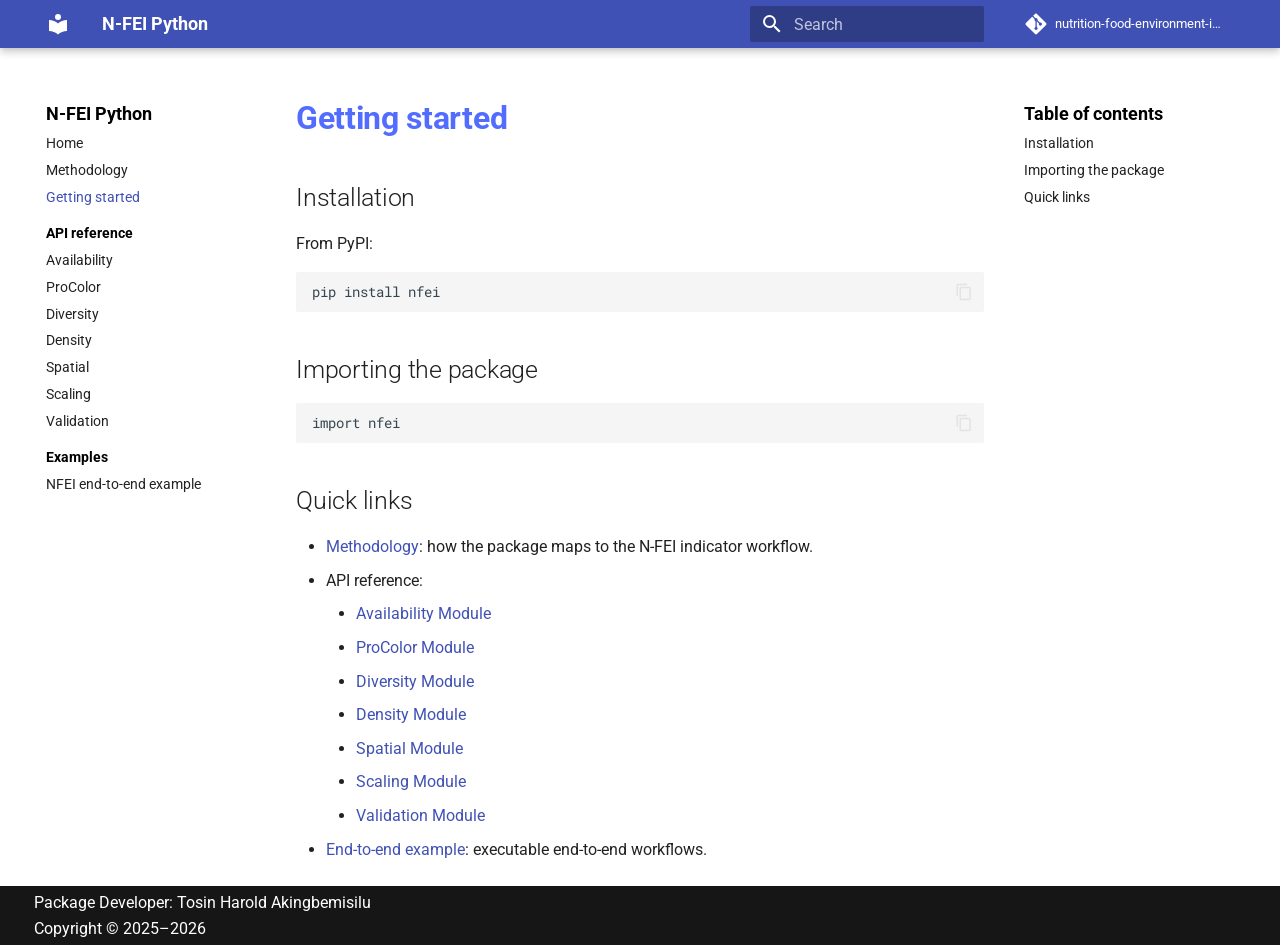
<file: getting-started/index.html>
<!doctype html>
<html lang="en" class="no-js">
  <head>
    
      <meta charset="utf-8">
      <meta name="viewport" content="width=device-width,initial-scale=1">
      
        <meta name="description" content="Nutrition-Sensitive Food Environment Index utilities for Python">
      
      
      
        <link rel="canonical" href="https://tosmartak.github.io/nfei/getting-started/">
      
      
        <link rel="prev" href="../methodology/">
      
      
        <link rel="next" href="../api/availability/">
      
      
        
      
      
      <link rel="icon" href="../assets/images/favicon.png">
      <meta name="generator" content="mkdocs-1.6.1, mkdocs-material-9.7.6">
    
    
      
        <title>Getting started - N-FEI Python</title>
      
    
    
      <link rel="stylesheet" href="../assets/stylesheets/main.484c7ddc.min.css">
      
      


    
    
      
    
    
      
        
        
        <link rel="preconnect" href="https://fonts.gstatic.com" crossorigin>
        <link rel="stylesheet" href="https://fonts.googleapis.com/css?family=Roboto:300,300i,400,400i,700,700i%7CRoboto+Mono:400,400i,700,700i&display=fallback">
        <style>:root{--md-text-font:"Roboto";--md-code-font:"Roboto Mono"}</style>
      
    
    
      <link rel="stylesheet" href="../assets/_mkdocstrings.css">
    
      <link rel="stylesheet" href="../stylesheets/extra.css">
    
    <script>__md_scope=new URL("..",location),__md_hash=e=>[...e].reduce(((e,_)=>(e<<5)-e+_.charCodeAt(0)),0),__md_get=(e,_=localStorage,t=__md_scope)=>JSON.parse(_.getItem(t.pathname+"."+e)),__md_set=(e,_,t=localStorage,a=__md_scope)=>{try{t.setItem(a.pathname+"."+e,JSON.stringify(_))}catch(e){}}</script>
    
      

    
    
  </head>
  
  
    <body dir="ltr">
  
    
    <input class="md-toggle" data-md-toggle="drawer" type="checkbox" id="__drawer" autocomplete="off">
    <input class="md-toggle" data-md-toggle="search" type="checkbox" id="__search" autocomplete="off">
    <label class="md-overlay" for="__drawer"></label>
    <div data-md-component="skip">
      
        
        <a href="#getting-started" class="md-skip">
          Skip to content
        </a>
      
    </div>
    <div data-md-component="announce">
      
    </div>
    
    
      

  

<header class="md-header md-header--shadow" data-md-component="header">
  <nav class="md-header__inner md-grid" aria-label="Header">
    <a href=".." title="N-FEI Python" class="md-header__button md-logo" aria-label="N-FEI Python" data-md-component="logo">
      
  
  <svg xmlns="http://www.w3.org/2000/svg" viewBox="0 0 24 24"><path d="M12 8a3 3 0 0 0 3-3 3 3 0 0 0-3-3 3 3 0 0 0-3 3 3 3 0 0 0 3 3m0 3.54C9.64 9.35 6.5 8 3 8v11c3.5 0 6.64 1.35 9 3.54 2.36-2.19 5.5-3.54 9-3.54V8c-3.5 0-6.64 1.35-9 3.54"/></svg>

    </a>
    <label class="md-header__button md-icon" for="__drawer">
      
      <svg xmlns="http://www.w3.org/2000/svg" viewBox="0 0 24 24"><path d="M3 6h18v2H3zm0 5h18v2H3zm0 5h18v2H3z"/></svg>
    </label>
    <div class="md-header__title" data-md-component="header-title">
      <div class="md-header__ellipsis">
        <div class="md-header__topic">
          <span class="md-ellipsis">
            N-FEI Python
          </span>
        </div>
        <div class="md-header__topic" data-md-component="header-topic">
          <span class="md-ellipsis">
            
              Getting started
            
          </span>
        </div>
      </div>
    </div>
    
    
      <script>var palette=__md_get("__palette");if(palette&&palette.color){if("(prefers-color-scheme)"===palette.color.media){var media=matchMedia("(prefers-color-scheme: light)"),input=document.querySelector(media.matches?"[data-md-color-media='(prefers-color-scheme: light)']":"[data-md-color-media='(prefers-color-scheme: dark)']");palette.color.media=input.getAttribute("data-md-color-media"),palette.color.scheme=input.getAttribute("data-md-color-scheme"),palette.color.primary=input.getAttribute("data-md-color-primary"),palette.color.accent=input.getAttribute("data-md-color-accent")}for(var[key,value]of Object.entries(palette.color))document.body.setAttribute("data-md-color-"+key,value)}</script>
    
    
    
      
      
        <label class="md-header__button md-icon" for="__search">
          
          <svg xmlns="http://www.w3.org/2000/svg" viewBox="0 0 24 24"><path d="M9.5 3A6.5 6.5 0 0 1 16 9.5c0 1.61-.59 3.09-1.56 4.23l.27.27h.79l5 5-1.5 1.5-5-5v-.79l-.27-.27A6.52 6.52 0 0 1 9.5 16 6.5 6.5 0 0 1 3 9.5 6.5 6.5 0 0 1 9.5 3m0 2C7 5 5 7 5 9.5S7 14 9.5 14 14 12 14 9.5 12 5 9.5 5"/></svg>
        </label>
        <div class="md-search" data-md-component="search" role="dialog">
  <label class="md-search__overlay" for="__search"></label>
  <div class="md-search__inner" role="search">
    <form class="md-search__form" name="search">
      <input type="text" class="md-search__input" name="query" aria-label="Search" placeholder="Search" autocapitalize="off" autocorrect="off" autocomplete="off" spellcheck="false" data-md-component="search-query" required>
      <label class="md-search__icon md-icon" for="__search">
        
        <svg xmlns="http://www.w3.org/2000/svg" viewBox="0 0 24 24"><path d="M9.5 3A6.5 6.5 0 0 1 16 9.5c0 1.61-.59 3.09-1.56 4.23l.27.27h.79l5 5-1.5 1.5-5-5v-.79l-.27-.27A6.52 6.52 0 0 1 9.5 16 6.5 6.5 0 0 1 3 9.5 6.5 6.5 0 0 1 9.5 3m0 2C7 5 5 7 5 9.5S7 14 9.5 14 14 12 14 9.5 12 5 9.5 5"/></svg>
        
        <svg xmlns="http://www.w3.org/2000/svg" viewBox="0 0 24 24"><path d="M20 11v2H8l5.5 5.5-1.42 1.42L4.16 12l7.92-7.92L13.5 5.5 8 11z"/></svg>
      </label>
      <nav class="md-search__options" aria-label="Search">
        
        <button type="reset" class="md-search__icon md-icon" title="Clear" aria-label="Clear" tabindex="-1">
          
          <svg xmlns="http://www.w3.org/2000/svg" viewBox="0 0 24 24"><path d="M19 6.41 17.59 5 12 10.59 6.41 5 5 6.41 10.59 12 5 17.59 6.41 19 12 13.41 17.59 19 19 17.59 13.41 12z"/></svg>
        </button>
      </nav>
      
        <div class="md-search__suggest" data-md-component="search-suggest"></div>
      
    </form>
    <div class="md-search__output">
      <div class="md-search__scrollwrap" tabindex="0" data-md-scrollfix>
        <div class="md-search-result" data-md-component="search-result">
          <div class="md-search-result__meta">
            Initializing search
          </div>
          <ol class="md-search-result__list" role="presentation"></ol>
        </div>
      </div>
    </div>
  </div>
</div>
      
    
    
      <div class="md-header__source">
        <a href="https://github.com/tosmartak/nutrition-food-environment-index" title="Go to repository" class="md-source" data-md-component="source">
  <div class="md-source__icon md-icon">
    
    <svg xmlns="http://www.w3.org/2000/svg" viewBox="0 0 448 512"><!--! Font Awesome Free 7.1.0 by @fontawesome - https://fontawesome.com License - https://fontawesome.com/license/free (Icons: CC BY 4.0, Fonts: SIL OFL 1.1, Code: MIT License) Copyright 2025 Fonticons, Inc.--><path d="M439.6 236.1 244 40.5c-5.4-5.5-12.8-8.5-20.4-8.5s-15 3-20.4 8.4L162.5 81l51.5 51.5c27.1-9.1 52.7 16.8 43.4 43.7l49.7 49.7c34.2-11.8 61.2 31 35.5 56.7-26.5 26.5-70.2-2.9-56-37.3L240.3 199v121.9c25.3 12.5 22.3 41.8 9.1 55-6.4 6.4-15.2 10.1-24.3 10.1s-17.8-3.6-24.3-10.1c-17.6-17.6-11.1-46.9 11.2-56v-123c-20.8-8.5-24.6-30.7-18.6-45L142.6 101 8.5 235.1C3 240.6 0 247.9 0 255.5s3 15 8.5 20.4l195.6 195.7c5.4 5.4 12.7 8.4 20.4 8.4s15-3 20.4-8.4l194.7-194.7c5.4-5.4 8.4-12.8 8.4-20.4s-3-15-8.4-20.4"/></svg>
  </div>
  <div class="md-source__repository">
    nutrition-food-environment-index
  </div>
</a>
      </div>
    
  </nav>
  
</header>
    
    <div class="md-container" data-md-component="container">
      
      
        
          
        
      
      <main class="md-main" data-md-component="main">
        <div class="md-main__inner md-grid">
          
            
              
              <div class="md-sidebar md-sidebar--primary" data-md-component="sidebar" data-md-type="navigation" >
                <div class="md-sidebar__scrollwrap">
                  <div class="md-sidebar__inner">
                    



<nav class="md-nav md-nav--primary" aria-label="Navigation" data-md-level="0">
  <label class="md-nav__title" for="__drawer">
    <a href=".." title="N-FEI Python" class="md-nav__button md-logo" aria-label="N-FEI Python" data-md-component="logo">
      
  
  <svg xmlns="http://www.w3.org/2000/svg" viewBox="0 0 24 24"><path d="M12 8a3 3 0 0 0 3-3 3 3 0 0 0-3-3 3 3 0 0 0-3 3 3 3 0 0 0 3 3m0 3.54C9.64 9.35 6.5 8 3 8v11c3.5 0 6.64 1.35 9 3.54 2.36-2.19 5.5-3.54 9-3.54V8c-3.5 0-6.64 1.35-9 3.54"/></svg>

    </a>
    N-FEI Python
  </label>
  
    <div class="md-nav__source">
      <a href="https://github.com/tosmartak/nutrition-food-environment-index" title="Go to repository" class="md-source" data-md-component="source">
  <div class="md-source__icon md-icon">
    
    <svg xmlns="http://www.w3.org/2000/svg" viewBox="0 0 448 512"><!--! Font Awesome Free 7.1.0 by @fontawesome - https://fontawesome.com License - https://fontawesome.com/license/free (Icons: CC BY 4.0, Fonts: SIL OFL 1.1, Code: MIT License) Copyright 2025 Fonticons, Inc.--><path d="M439.6 236.1 244 40.5c-5.4-5.5-12.8-8.5-20.4-8.5s-15 3-20.4 8.4L162.5 81l51.5 51.5c27.1-9.1 52.7 16.8 43.4 43.7l49.7 49.7c34.2-11.8 61.2 31 35.5 56.7-26.5 26.5-70.2-2.9-56-37.3L240.3 199v121.9c25.3 12.5 22.3 41.8 9.1 55-6.4 6.4-15.2 10.1-24.3 10.1s-17.8-3.6-24.3-10.1c-17.6-17.6-11.1-46.9 11.2-56v-123c-20.8-8.5-24.6-30.7-18.6-45L142.6 101 8.5 235.1C3 240.6 0 247.9 0 255.5s3 15 8.5 20.4l195.6 195.7c5.4 5.4 12.7 8.4 20.4 8.4s15-3 20.4-8.4l194.7-194.7c5.4-5.4 8.4-12.8 8.4-20.4s-3-15-8.4-20.4"/></svg>
  </div>
  <div class="md-source__repository">
    nutrition-food-environment-index
  </div>
</a>
    </div>
  
  <ul class="md-nav__list" data-md-scrollfix>
    
      
      
  
  
  
  
    <li class="md-nav__item">
      <a href=".." class="md-nav__link">
        
  
  
  <span class="md-ellipsis">
    
  
    Home
  

    
  </span>
  
  

      </a>
    </li>
  

    
      
      
  
  
  
  
    <li class="md-nav__item">
      <a href="../methodology/" class="md-nav__link">
        
  
  
  <span class="md-ellipsis">
    
  
    Methodology
  

    
  </span>
  
  

      </a>
    </li>
  

    
      
      
  
  
    
  
  
  
    <li class="md-nav__item md-nav__item--active">
      
      <input class="md-nav__toggle md-toggle" type="checkbox" id="__toc">
      
      
        
      
      
        <label class="md-nav__link md-nav__link--active" for="__toc">
          
  
  
  <span class="md-ellipsis">
    
  
    Getting started
  

    
  </span>
  
  

          <span class="md-nav__icon md-icon"></span>
        </label>
      
      <a href="./" class="md-nav__link md-nav__link--active">
        
  
  
  <span class="md-ellipsis">
    
  
    Getting started
  

    
  </span>
  
  

      </a>
      
        

<nav class="md-nav md-nav--secondary" aria-label="Table of contents">
  
  
  
    
  
  
    <label class="md-nav__title" for="__toc">
      <span class="md-nav__icon md-icon"></span>
      Table of contents
    </label>
    <ul class="md-nav__list" data-md-component="toc" data-md-scrollfix>
      
        <li class="md-nav__item">
  <a href="#installation" class="md-nav__link">
    <span class="md-ellipsis">
      
        Installation
      
    </span>
  </a>
  
</li>
      
        <li class="md-nav__item">
  <a href="#importing-the-package" class="md-nav__link">
    <span class="md-ellipsis">
      
        Importing the package
      
    </span>
  </a>
  
</li>
      
        <li class="md-nav__item">
  <a href="#quick-links" class="md-nav__link">
    <span class="md-ellipsis">
      
        Quick links
      
    </span>
  </a>
  
</li>
      
    </ul>
  
</nav>
      
    </li>
  

    
      
      
  
  
  
  
    
    
    
    
      
        
        
      
    
    
    <li class="md-nav__item md-nav__item--section md-nav__item--nested">
      
        
        
          
        
        <input class="md-nav__toggle md-toggle md-toggle--indeterminate" type="checkbox" id="__nav_4" >
        
          
          <label class="md-nav__link" for="__nav_4" id="__nav_4_label" tabindex="">
            
  
  
  <span class="md-ellipsis">
    
  
    API reference
  

    
  </span>
  
  

            <span class="md-nav__icon md-icon"></span>
          </label>
        
        <nav class="md-nav" data-md-level="1" aria-labelledby="__nav_4_label" aria-expanded="false">
          <label class="md-nav__title" for="__nav_4">
            <span class="md-nav__icon md-icon"></span>
            
  
    API reference
  

          </label>
          <ul class="md-nav__list" data-md-scrollfix>
            
              
                
  
  
  
  
    <li class="md-nav__item">
      <a href="../api/availability/" class="md-nav__link">
        
  
  
  <span class="md-ellipsis">
    
  
    Availability
  

    
  </span>
  
  

      </a>
    </li>
  

              
            
              
                
  
  
  
  
    <li class="md-nav__item">
      <a href="../api/color/" class="md-nav__link">
        
  
  
  <span class="md-ellipsis">
    
  
    ProColor
  

    
  </span>
  
  

      </a>
    </li>
  

              
            
              
                
  
  
  
  
    <li class="md-nav__item">
      <a href="../api/diversity/" class="md-nav__link">
        
  
  
  <span class="md-ellipsis">
    
  
    Diversity
  

    
  </span>
  
  

      </a>
    </li>
  

              
            
              
                
  
  
  
  
    <li class="md-nav__item">
      <a href="../api/density/" class="md-nav__link">
        
  
  
  <span class="md-ellipsis">
    
  
    Density
  

    
  </span>
  
  

      </a>
    </li>
  

              
            
              
                
  
  
  
  
    <li class="md-nav__item">
      <a href="../api/spatial/" class="md-nav__link">
        
  
  
  <span class="md-ellipsis">
    
  
    Spatial
  

    
  </span>
  
  

      </a>
    </li>
  

              
            
              
                
  
  
  
  
    <li class="md-nav__item">
      <a href="../api/scaling/" class="md-nav__link">
        
  
  
  <span class="md-ellipsis">
    
  
    Scaling
  

    
  </span>
  
  

      </a>
    </li>
  

              
            
              
                
  
  
  
  
    <li class="md-nav__item">
      <a href="../api/validation/" class="md-nav__link">
        
  
  
  <span class="md-ellipsis">
    
  
    Validation
  

    
  </span>
  
  

      </a>
    </li>
  

              
            
          </ul>
        </nav>
      
    </li>
  

    
      
      
  
  
  
  
    
    
    
    
      
        
        
      
    
    
    <li class="md-nav__item md-nav__item--section md-nav__item--nested">
      
        
        
          
        
        <input class="md-nav__toggle md-toggle md-toggle--indeterminate" type="checkbox" id="__nav_5" >
        
          
          <label class="md-nav__link" for="__nav_5" id="__nav_5_label" tabindex="">
            
  
  
  <span class="md-ellipsis">
    
  
    Examples
  

    
  </span>
  
  

            <span class="md-nav__icon md-icon"></span>
          </label>
        
        <nav class="md-nav" data-md-level="1" aria-labelledby="__nav_5_label" aria-expanded="false">
          <label class="md-nav__title" for="__nav_5">
            <span class="md-nav__icon md-icon"></span>
            
  
    Examples
  

          </label>
          <ul class="md-nav__list" data-md-scrollfix>
            
              
                
  
  
  
  
    <li class="md-nav__item">
      <a href="../examples/nfei_end_to_end_example/" class="md-nav__link">
        
  
  
  <span class="md-ellipsis">
    
  
    NFEI end-to-end example
  

    
  </span>
  
  

      </a>
    </li>
  

              
            
          </ul>
        </nav>
      
    </li>
  

    
  </ul>
</nav>
                  </div>
                </div>
              </div>
            
            
              
              <div class="md-sidebar md-sidebar--secondary" data-md-component="sidebar" data-md-type="toc" >
                <div class="md-sidebar__scrollwrap">
                  <div class="md-sidebar__inner">
                    

<nav class="md-nav md-nav--secondary" aria-label="Table of contents">
  
  
  
    
  
  
    <label class="md-nav__title" for="__toc">
      <span class="md-nav__icon md-icon"></span>
      Table of contents
    </label>
    <ul class="md-nav__list" data-md-component="toc" data-md-scrollfix>
      
        <li class="md-nav__item">
  <a href="#installation" class="md-nav__link">
    <span class="md-ellipsis">
      
        Installation
      
    </span>
  </a>
  
</li>
      
        <li class="md-nav__item">
  <a href="#importing-the-package" class="md-nav__link">
    <span class="md-ellipsis">
      
        Importing the package
      
    </span>
  </a>
  
</li>
      
        <li class="md-nav__item">
  <a href="#quick-links" class="md-nav__link">
    <span class="md-ellipsis">
      
        Quick links
      
    </span>
  </a>
  
</li>
      
    </ul>
  
</nav>
                  </div>
                </div>
              </div>
            
          
          
            <div class="md-content" data-md-component="content">
              
              <article class="md-content__inner md-typeset">
                
                  


  
  


<h1 id="getting-started">Getting started</h1>
<h2 id="installation">Installation</h2>
<p>From PyPI:</p>
<pre><code class="language-bash">pip install nfei
</code></pre>
<h2 id="importing-the-package">Importing the package</h2>
<pre><code class="language-python">import nfei
</code></pre>
<h2 id="quick-links">Quick links</h2>
<ul>
<li><a href="../methodology/">Methodology</a>: how the package maps to the N-FEI indicator workflow.</li>
<li>API reference: <ul>
<li><a href="../api/availability/">Availability Module</a></li>
<li><a href="../api/color/">ProColor Module</a></li>
<li><a href="../api/density/">Diversity Module</a></li>
<li><a href="../api/density/">Density Module</a></li>
<li><a href="../api/spatial/">Spatial Module</a></li>
<li><a href="../api/scaling/">Scaling Module</a></li>
<li><a href="../api/validation/">Validation Module</a></li>
</ul>
</li>
<li><a href="../examples/nfei_end_to_end_example/">End-to-end example</a>: executable end-to-end workflows.</li>
</ul>












                
              </article>
            </div>
          
          
<script>var target=document.getElementById(location.hash.slice(1));target&&target.name&&(target.checked=target.name.startsWith("__tabbed_"))</script>
        </div>
        
          <button type="button" class="md-top md-icon" data-md-component="top" hidden>
  
  <svg xmlns="http://www.w3.org/2000/svg" viewBox="0 0 24 24"><path d="M13 20h-2V8l-5.5 5.5-1.42-1.42L12 4.16l7.92 7.92-1.42 1.42L13 8z"/></svg>
  Back to top
</button>
        
      </main>
      
        <footer class="md-footer">
  
  <div class="md-footer-meta md-typeset">
    <div class="md-footer-meta__inner md-grid">
      
Package Developer: Tosin Harold Akingbemisilu <br>Copyright &copy; 2025–2026

      
    </div>
  </div>
</footer>
      
    </div>
    <div class="md-dialog" data-md-component="dialog">
      <div class="md-dialog__inner md-typeset"></div>
    </div>
    
    
    
      
      
      <script id="__config" type="application/json">{"annotate": null, "base": "..", "features": ["navigation.sections", "navigation.expand", "navigation.top", "search.highlight", "search.suggest", "content.code.copy"], "search": "../assets/javascripts/workers/search.2c215733.min.js", "tags": null, "translations": {"clipboard.copied": "Copied to clipboard", "clipboard.copy": "Copy to clipboard", "search.result.more.one": "1 more on this page", "search.result.more.other": "# more on this page", "search.result.none": "No matching documents", "search.result.one": "1 matching document", "search.result.other": "# matching documents", "search.result.placeholder": "Type to start searching", "search.result.term.missing": "Missing", "select.version": "Select version"}, "version": null}</script>
    
    
      <script src="../assets/javascripts/bundle.79ae519e.min.js"></script>
      
    
  </body>
</html>
</file>
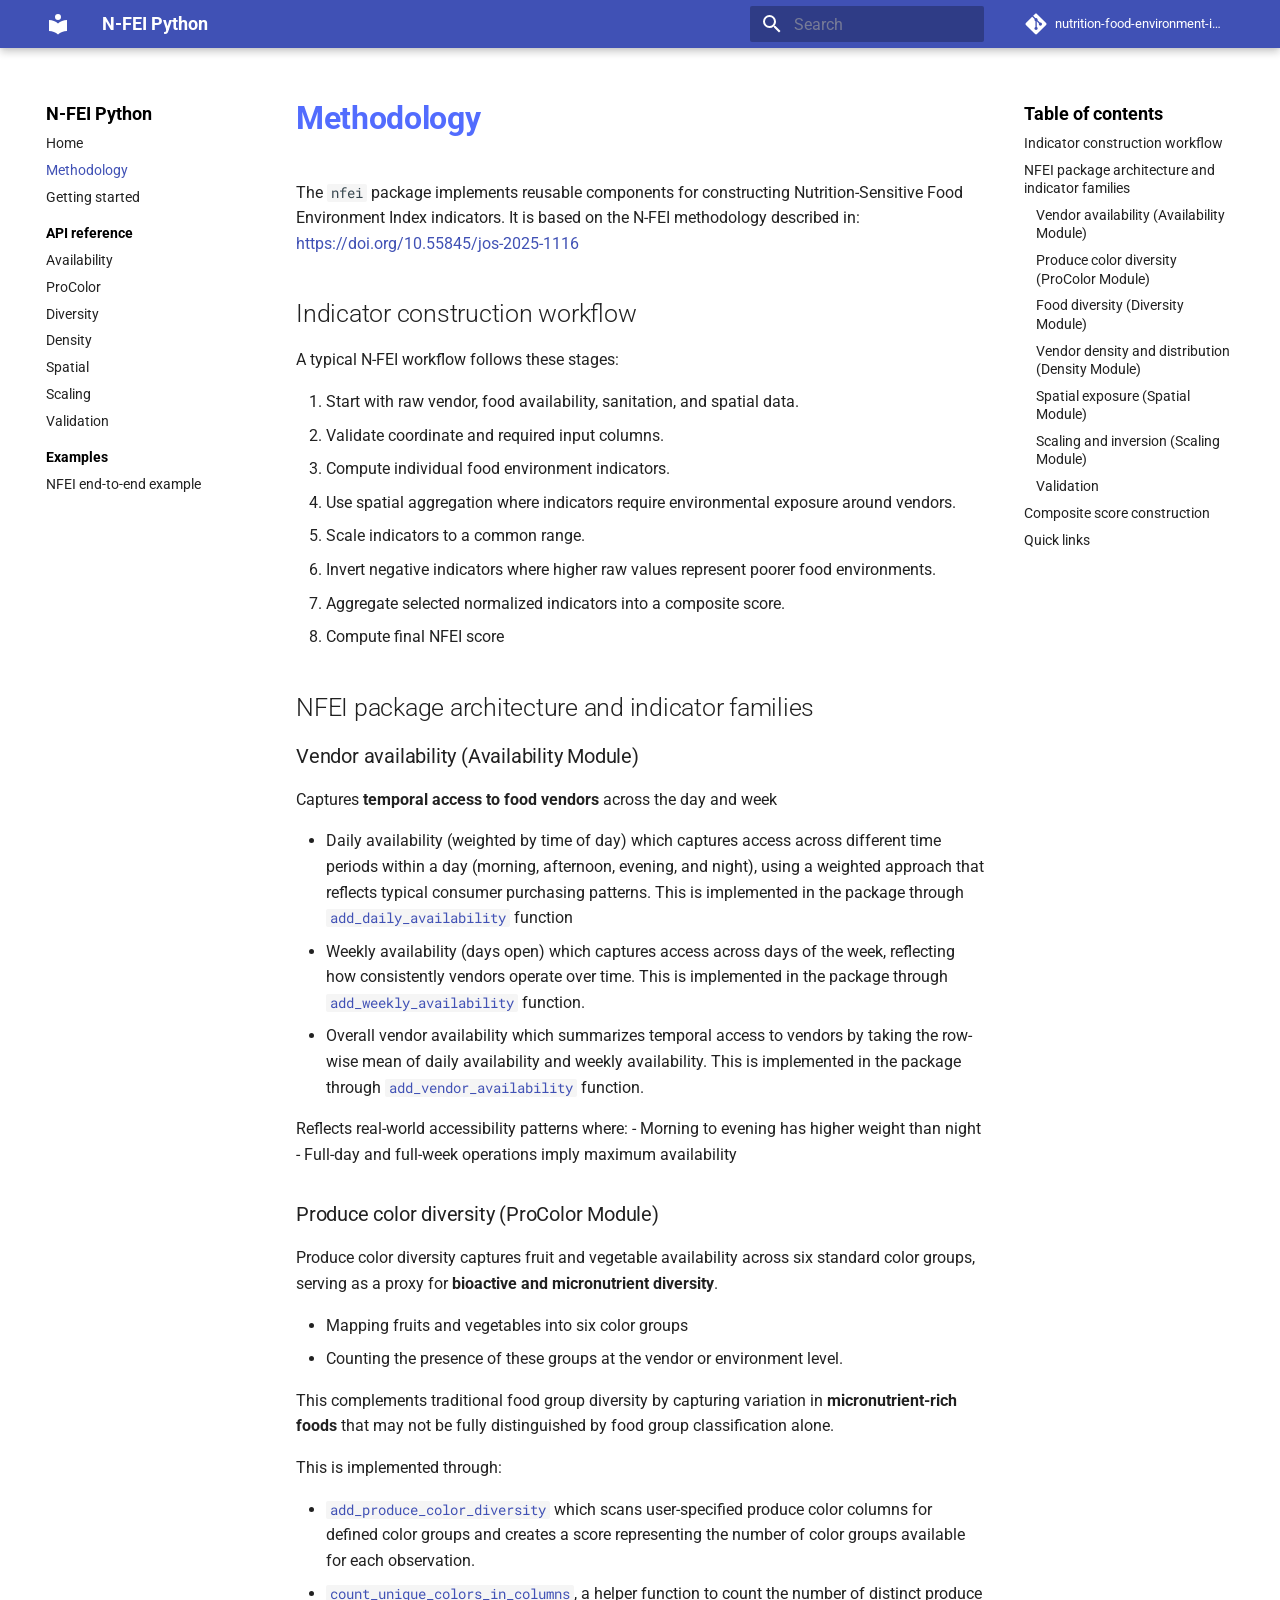
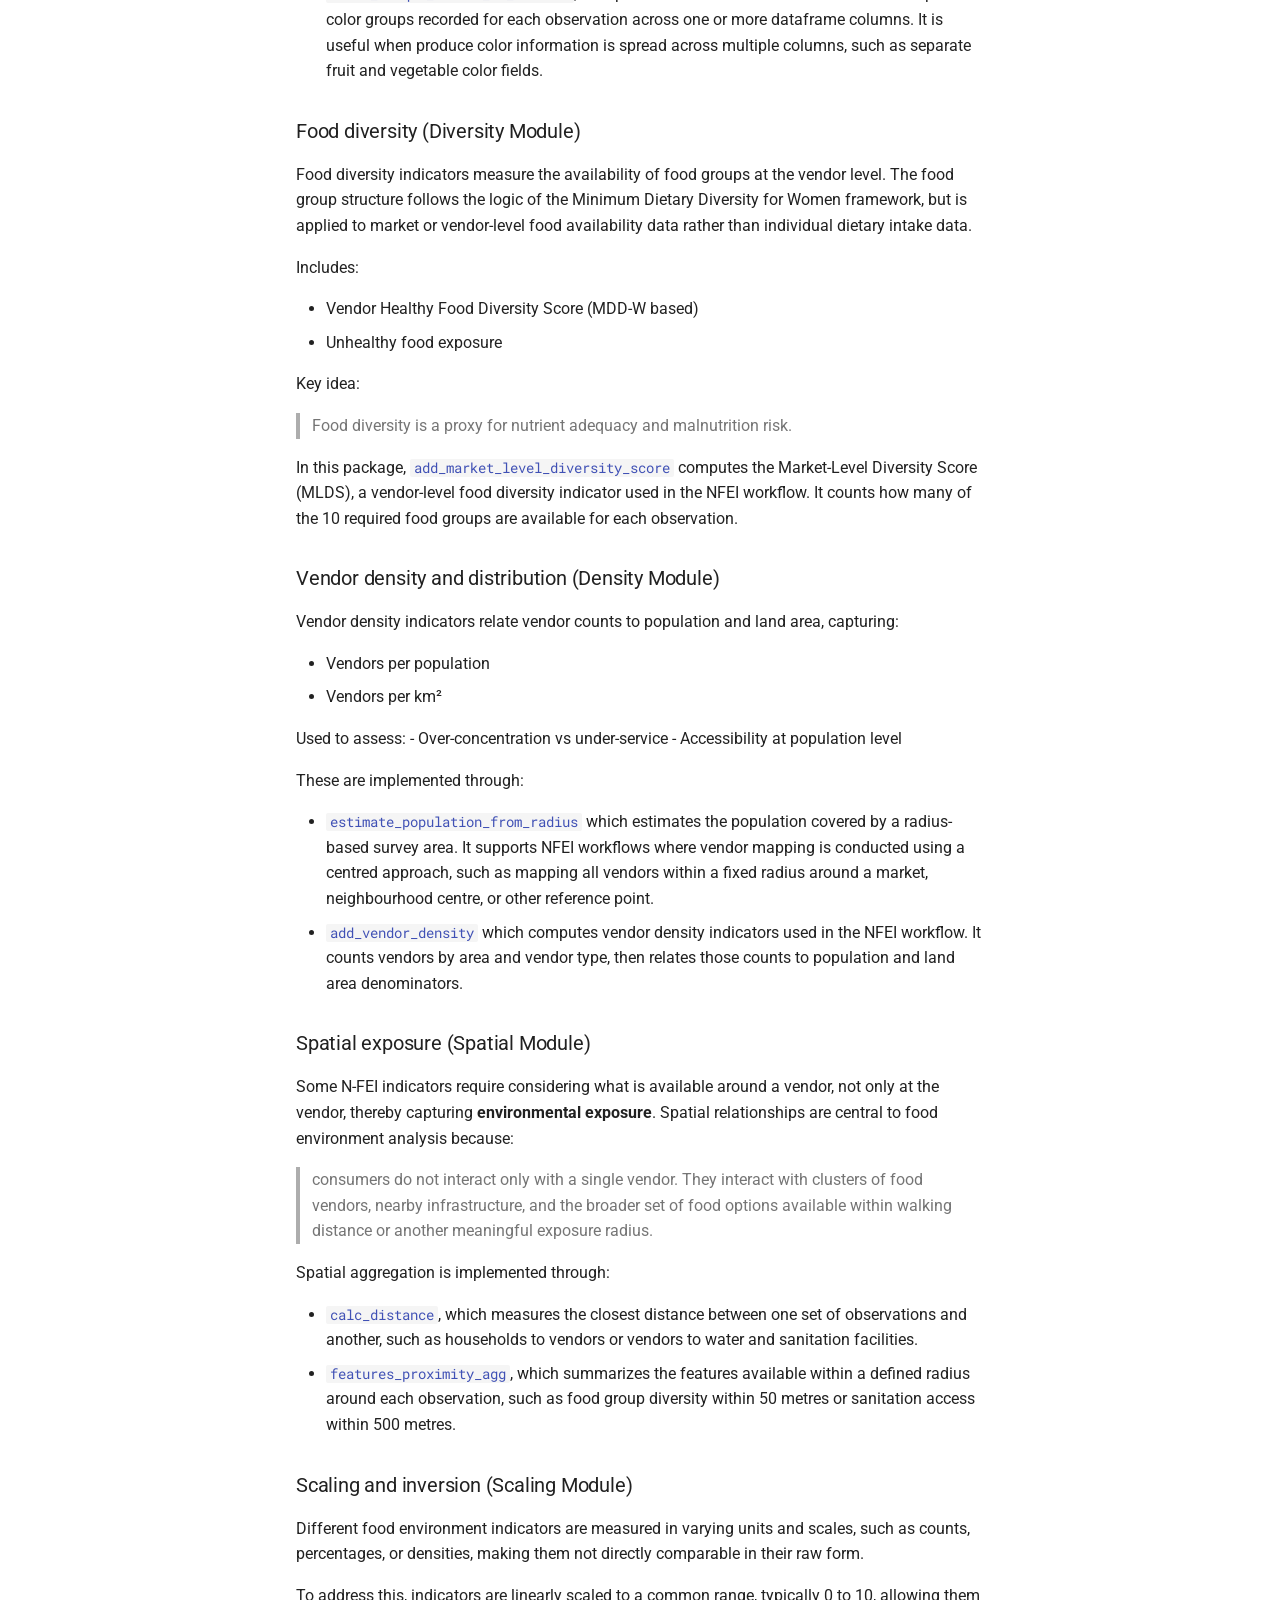
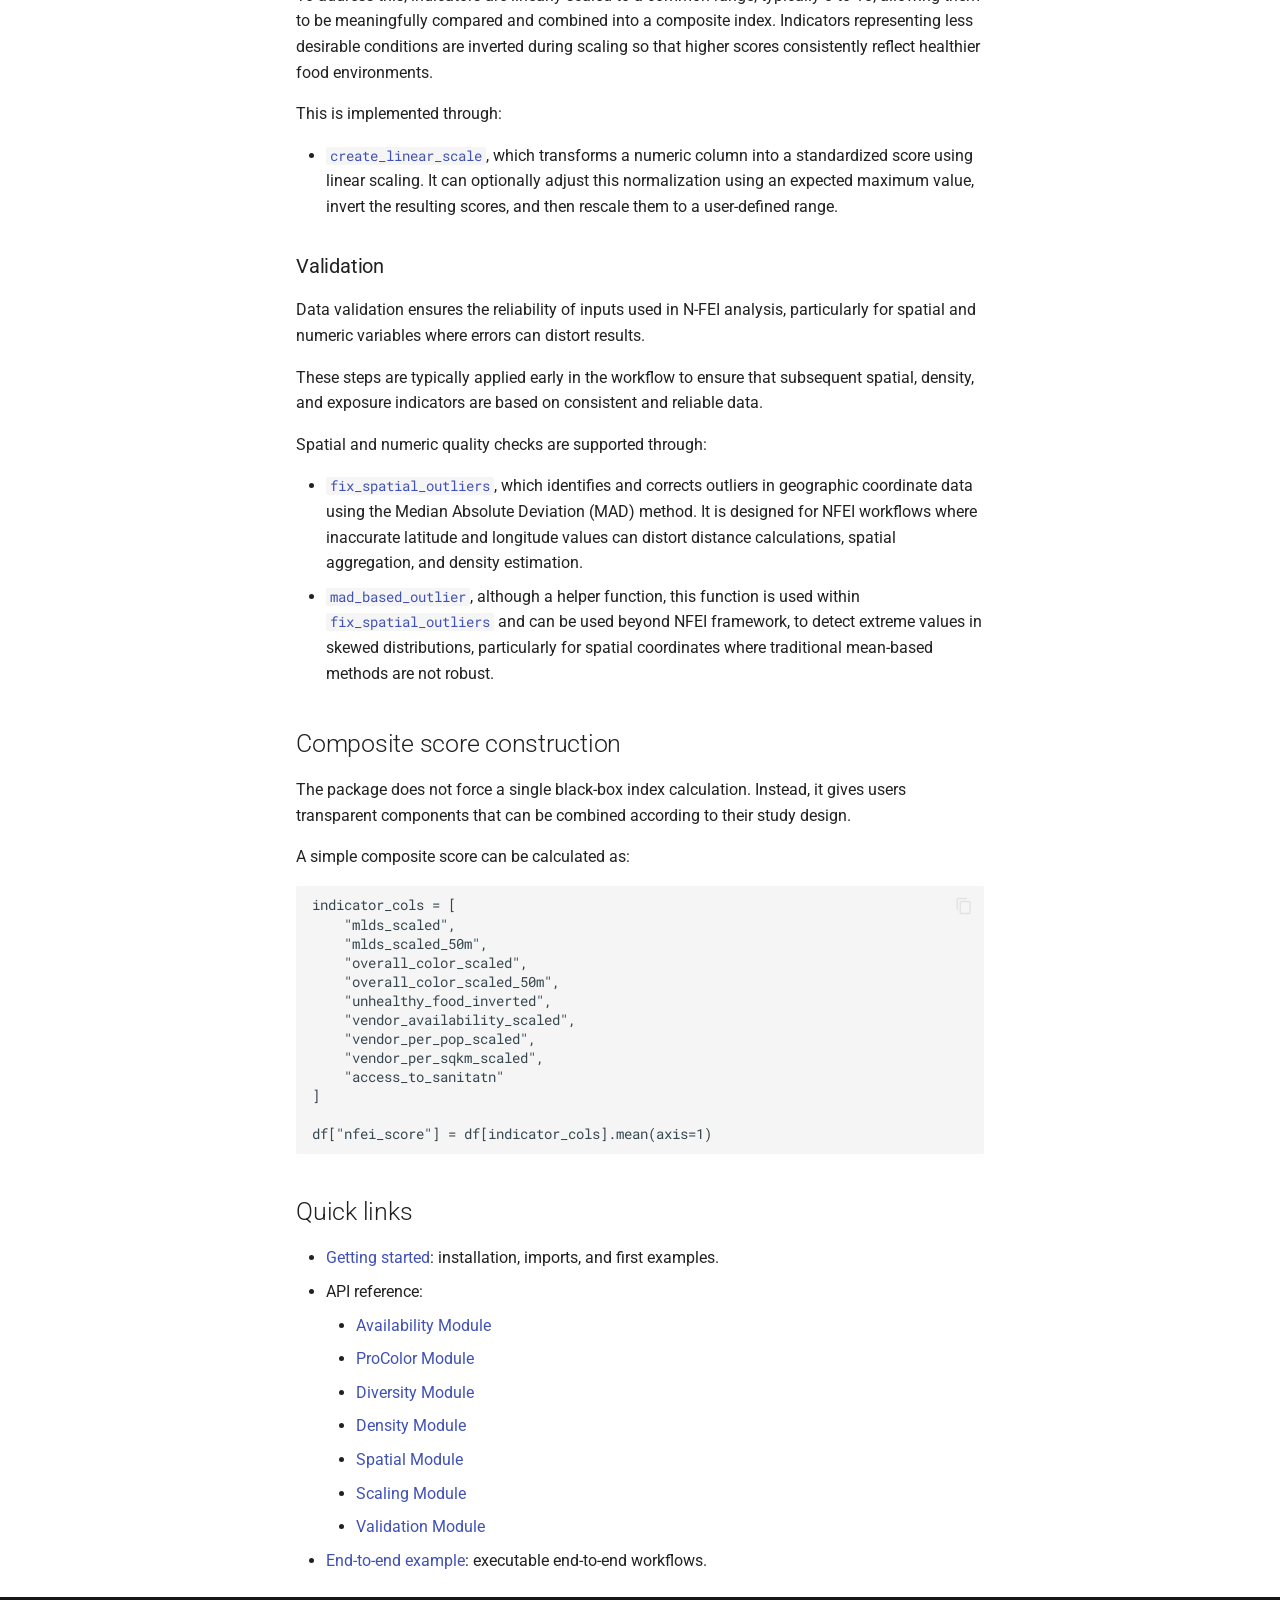
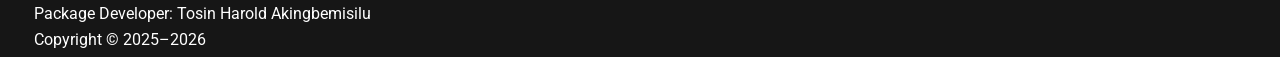
<file: methodology/index.html>
<!doctype html>
<html lang="en" class="no-js">
  <head>
    
      <meta charset="utf-8">
      <meta name="viewport" content="width=device-width,initial-scale=1">
      
        <meta name="description" content="Nutrition-Sensitive Food Environment Index utilities for Python">
      
      
      
        <link rel="canonical" href="https://tosmartak.github.io/nfei/methodology/">
      
      
        <link rel="prev" href="..">
      
      
        <link rel="next" href="../getting-started/">
      
      
        
      
      
      <link rel="icon" href="../assets/images/favicon.png">
      <meta name="generator" content="mkdocs-1.6.1, mkdocs-material-9.7.6">
    
    
      
        <title>Methodology - N-FEI Python</title>
      
    
    
      <link rel="stylesheet" href="../assets/stylesheets/main.484c7ddc.min.css">
      
      


    
    
      
    
    
      
        
        
        <link rel="preconnect" href="https://fonts.gstatic.com" crossorigin>
        <link rel="stylesheet" href="https://fonts.googleapis.com/css?family=Roboto:300,300i,400,400i,700,700i%7CRoboto+Mono:400,400i,700,700i&display=fallback">
        <style>:root{--md-text-font:"Roboto";--md-code-font:"Roboto Mono"}</style>
      
    
    
      <link rel="stylesheet" href="../assets/_mkdocstrings.css">
    
      <link rel="stylesheet" href="../stylesheets/extra.css">
    
    <script>__md_scope=new URL("..",location),__md_hash=e=>[...e].reduce(((e,_)=>(e<<5)-e+_.charCodeAt(0)),0),__md_get=(e,_=localStorage,t=__md_scope)=>JSON.parse(_.getItem(t.pathname+"."+e)),__md_set=(e,_,t=localStorage,a=__md_scope)=>{try{t.setItem(a.pathname+"."+e,JSON.stringify(_))}catch(e){}}</script>
    
      

    
    
  </head>
  
  
    <body dir="ltr">
  
    
    <input class="md-toggle" data-md-toggle="drawer" type="checkbox" id="__drawer" autocomplete="off">
    <input class="md-toggle" data-md-toggle="search" type="checkbox" id="__search" autocomplete="off">
    <label class="md-overlay" for="__drawer"></label>
    <div data-md-component="skip">
      
        
        <a href="#methodology" class="md-skip">
          Skip to content
        </a>
      
    </div>
    <div data-md-component="announce">
      
    </div>
    
    
      

  

<header class="md-header md-header--shadow" data-md-component="header">
  <nav class="md-header__inner md-grid" aria-label="Header">
    <a href=".." title="N-FEI Python" class="md-header__button md-logo" aria-label="N-FEI Python" data-md-component="logo">
      
  
  <svg xmlns="http://www.w3.org/2000/svg" viewBox="0 0 24 24"><path d="M12 8a3 3 0 0 0 3-3 3 3 0 0 0-3-3 3 3 0 0 0-3 3 3 3 0 0 0 3 3m0 3.54C9.64 9.35 6.5 8 3 8v11c3.5 0 6.64 1.35 9 3.54 2.36-2.19 5.5-3.54 9-3.54V8c-3.5 0-6.64 1.35-9 3.54"/></svg>

    </a>
    <label class="md-header__button md-icon" for="__drawer">
      
      <svg xmlns="http://www.w3.org/2000/svg" viewBox="0 0 24 24"><path d="M3 6h18v2H3zm0 5h18v2H3zm0 5h18v2H3z"/></svg>
    </label>
    <div class="md-header__title" data-md-component="header-title">
      <div class="md-header__ellipsis">
        <div class="md-header__topic">
          <span class="md-ellipsis">
            N-FEI Python
          </span>
        </div>
        <div class="md-header__topic" data-md-component="header-topic">
          <span class="md-ellipsis">
            
              Methodology
            
          </span>
        </div>
      </div>
    </div>
    
    
      <script>var palette=__md_get("__palette");if(palette&&palette.color){if("(prefers-color-scheme)"===palette.color.media){var media=matchMedia("(prefers-color-scheme: light)"),input=document.querySelector(media.matches?"[data-md-color-media='(prefers-color-scheme: light)']":"[data-md-color-media='(prefers-color-scheme: dark)']");palette.color.media=input.getAttribute("data-md-color-media"),palette.color.scheme=input.getAttribute("data-md-color-scheme"),palette.color.primary=input.getAttribute("data-md-color-primary"),palette.color.accent=input.getAttribute("data-md-color-accent")}for(var[key,value]of Object.entries(palette.color))document.body.setAttribute("data-md-color-"+key,value)}</script>
    
    
    
      
      
        <label class="md-header__button md-icon" for="__search">
          
          <svg xmlns="http://www.w3.org/2000/svg" viewBox="0 0 24 24"><path d="M9.5 3A6.5 6.5 0 0 1 16 9.5c0 1.61-.59 3.09-1.56 4.23l.27.27h.79l5 5-1.5 1.5-5-5v-.79l-.27-.27A6.52 6.52 0 0 1 9.5 16 6.5 6.5 0 0 1 3 9.5 6.5 6.5 0 0 1 9.5 3m0 2C7 5 5 7 5 9.5S7 14 9.5 14 14 12 14 9.5 12 5 9.5 5"/></svg>
        </label>
        <div class="md-search" data-md-component="search" role="dialog">
  <label class="md-search__overlay" for="__search"></label>
  <div class="md-search__inner" role="search">
    <form class="md-search__form" name="search">
      <input type="text" class="md-search__input" name="query" aria-label="Search" placeholder="Search" autocapitalize="off" autocorrect="off" autocomplete="off" spellcheck="false" data-md-component="search-query" required>
      <label class="md-search__icon md-icon" for="__search">
        
        <svg xmlns="http://www.w3.org/2000/svg" viewBox="0 0 24 24"><path d="M9.5 3A6.5 6.5 0 0 1 16 9.5c0 1.61-.59 3.09-1.56 4.23l.27.27h.79l5 5-1.5 1.5-5-5v-.79l-.27-.27A6.52 6.52 0 0 1 9.5 16 6.5 6.5 0 0 1 3 9.5 6.5 6.5 0 0 1 9.5 3m0 2C7 5 5 7 5 9.5S7 14 9.5 14 14 12 14 9.5 12 5 9.5 5"/></svg>
        
        <svg xmlns="http://www.w3.org/2000/svg" viewBox="0 0 24 24"><path d="M20 11v2H8l5.5 5.5-1.42 1.42L4.16 12l7.92-7.92L13.5 5.5 8 11z"/></svg>
      </label>
      <nav class="md-search__options" aria-label="Search">
        
        <button type="reset" class="md-search__icon md-icon" title="Clear" aria-label="Clear" tabindex="-1">
          
          <svg xmlns="http://www.w3.org/2000/svg" viewBox="0 0 24 24"><path d="M19 6.41 17.59 5 12 10.59 6.41 5 5 6.41 10.59 12 5 17.59 6.41 19 12 13.41 17.59 19 19 17.59 13.41 12z"/></svg>
        </button>
      </nav>
      
        <div class="md-search__suggest" data-md-component="search-suggest"></div>
      
    </form>
    <div class="md-search__output">
      <div class="md-search__scrollwrap" tabindex="0" data-md-scrollfix>
        <div class="md-search-result" data-md-component="search-result">
          <div class="md-search-result__meta">
            Initializing search
          </div>
          <ol class="md-search-result__list" role="presentation"></ol>
        </div>
      </div>
    </div>
  </div>
</div>
      
    
    
      <div class="md-header__source">
        <a href="https://github.com/tosmartak/nutrition-food-environment-index" title="Go to repository" class="md-source" data-md-component="source">
  <div class="md-source__icon md-icon">
    
    <svg xmlns="http://www.w3.org/2000/svg" viewBox="0 0 448 512"><!--! Font Awesome Free 7.1.0 by @fontawesome - https://fontawesome.com License - https://fontawesome.com/license/free (Icons: CC BY 4.0, Fonts: SIL OFL 1.1, Code: MIT License) Copyright 2025 Fonticons, Inc.--><path d="M439.6 236.1 244 40.5c-5.4-5.5-12.8-8.5-20.4-8.5s-15 3-20.4 8.4L162.5 81l51.5 51.5c27.1-9.1 52.7 16.8 43.4 43.7l49.7 49.7c34.2-11.8 61.2 31 35.5 56.7-26.5 26.5-70.2-2.9-56-37.3L240.3 199v121.9c25.3 12.5 22.3 41.8 9.1 55-6.4 6.4-15.2 10.1-24.3 10.1s-17.8-3.6-24.3-10.1c-17.6-17.6-11.1-46.9 11.2-56v-123c-20.8-8.5-24.6-30.7-18.6-45L142.6 101 8.5 235.1C3 240.6 0 247.9 0 255.5s3 15 8.5 20.4l195.6 195.7c5.4 5.4 12.7 8.4 20.4 8.4s15-3 20.4-8.4l194.7-194.7c5.4-5.4 8.4-12.8 8.4-20.4s-3-15-8.4-20.4"/></svg>
  </div>
  <div class="md-source__repository">
    nutrition-food-environment-index
  </div>
</a>
      </div>
    
  </nav>
  
</header>
    
    <div class="md-container" data-md-component="container">
      
      
        
          
        
      
      <main class="md-main" data-md-component="main">
        <div class="md-main__inner md-grid">
          
            
              
              <div class="md-sidebar md-sidebar--primary" data-md-component="sidebar" data-md-type="navigation" >
                <div class="md-sidebar__scrollwrap">
                  <div class="md-sidebar__inner">
                    



<nav class="md-nav md-nav--primary" aria-label="Navigation" data-md-level="0">
  <label class="md-nav__title" for="__drawer">
    <a href=".." title="N-FEI Python" class="md-nav__button md-logo" aria-label="N-FEI Python" data-md-component="logo">
      
  
  <svg xmlns="http://www.w3.org/2000/svg" viewBox="0 0 24 24"><path d="M12 8a3 3 0 0 0 3-3 3 3 0 0 0-3-3 3 3 0 0 0-3 3 3 3 0 0 0 3 3m0 3.54C9.64 9.35 6.5 8 3 8v11c3.5 0 6.64 1.35 9 3.54 2.36-2.19 5.5-3.54 9-3.54V8c-3.5 0-6.64 1.35-9 3.54"/></svg>

    </a>
    N-FEI Python
  </label>
  
    <div class="md-nav__source">
      <a href="https://github.com/tosmartak/nutrition-food-environment-index" title="Go to repository" class="md-source" data-md-component="source">
  <div class="md-source__icon md-icon">
    
    <svg xmlns="http://www.w3.org/2000/svg" viewBox="0 0 448 512"><!--! Font Awesome Free 7.1.0 by @fontawesome - https://fontawesome.com License - https://fontawesome.com/license/free (Icons: CC BY 4.0, Fonts: SIL OFL 1.1, Code: MIT License) Copyright 2025 Fonticons, Inc.--><path d="M439.6 236.1 244 40.5c-5.4-5.5-12.8-8.5-20.4-8.5s-15 3-20.4 8.4L162.5 81l51.5 51.5c27.1-9.1 52.7 16.8 43.4 43.7l49.7 49.7c34.2-11.8 61.2 31 35.5 56.7-26.5 26.5-70.2-2.9-56-37.3L240.3 199v121.9c25.3 12.5 22.3 41.8 9.1 55-6.4 6.4-15.2 10.1-24.3 10.1s-17.8-3.6-24.3-10.1c-17.6-17.6-11.1-46.9 11.2-56v-123c-20.8-8.5-24.6-30.7-18.6-45L142.6 101 8.5 235.1C3 240.6 0 247.9 0 255.5s3 15 8.5 20.4l195.6 195.7c5.4 5.4 12.7 8.4 20.4 8.4s15-3 20.4-8.4l194.7-194.7c5.4-5.4 8.4-12.8 8.4-20.4s-3-15-8.4-20.4"/></svg>
  </div>
  <div class="md-source__repository">
    nutrition-food-environment-index
  </div>
</a>
    </div>
  
  <ul class="md-nav__list" data-md-scrollfix>
    
      
      
  
  
  
  
    <li class="md-nav__item">
      <a href=".." class="md-nav__link">
        
  
  
  <span class="md-ellipsis">
    
  
    Home
  

    
  </span>
  
  

      </a>
    </li>
  

    
      
      
  
  
    
  
  
  
    <li class="md-nav__item md-nav__item--active">
      
      <input class="md-nav__toggle md-toggle" type="checkbox" id="__toc">
      
      
        
      
      
        <label class="md-nav__link md-nav__link--active" for="__toc">
          
  
  
  <span class="md-ellipsis">
    
  
    Methodology
  

    
  </span>
  
  

          <span class="md-nav__icon md-icon"></span>
        </label>
      
      <a href="./" class="md-nav__link md-nav__link--active">
        
  
  
  <span class="md-ellipsis">
    
  
    Methodology
  

    
  </span>
  
  

      </a>
      
        

<nav class="md-nav md-nav--secondary" aria-label="Table of contents">
  
  
  
    
  
  
    <label class="md-nav__title" for="__toc">
      <span class="md-nav__icon md-icon"></span>
      Table of contents
    </label>
    <ul class="md-nav__list" data-md-component="toc" data-md-scrollfix>
      
        <li class="md-nav__item">
  <a href="#indicator-construction-workflow" class="md-nav__link">
    <span class="md-ellipsis">
      
        Indicator construction workflow
      
    </span>
  </a>
  
</li>
      
        <li class="md-nav__item">
  <a href="#nfei-package-architecture-and-indicator-families" class="md-nav__link">
    <span class="md-ellipsis">
      
        NFEI package architecture and indicator families
      
    </span>
  </a>
  
    <nav class="md-nav" aria-label="NFEI package architecture and indicator families">
      <ul class="md-nav__list">
        
          <li class="md-nav__item">
  <a href="#vendor-availability-availability-module" class="md-nav__link">
    <span class="md-ellipsis">
      
        Vendor availability (Availability Module)
      
    </span>
  </a>
  
</li>
        
          <li class="md-nav__item">
  <a href="#produce-color-diversity-procolor-module" class="md-nav__link">
    <span class="md-ellipsis">
      
        Produce color diversity (ProColor Module)
      
    </span>
  </a>
  
</li>
        
          <li class="md-nav__item">
  <a href="#food-diversity-diversity-module" class="md-nav__link">
    <span class="md-ellipsis">
      
        Food diversity (Diversity Module)
      
    </span>
  </a>
  
</li>
        
          <li class="md-nav__item">
  <a href="#vendor-density-and-distribution-density-module" class="md-nav__link">
    <span class="md-ellipsis">
      
        Vendor density and distribution (Density Module)
      
    </span>
  </a>
  
</li>
        
          <li class="md-nav__item">
  <a href="#spatial-exposure-spatial-module" class="md-nav__link">
    <span class="md-ellipsis">
      
        Spatial exposure (Spatial Module)
      
    </span>
  </a>
  
</li>
        
          <li class="md-nav__item">
  <a href="#scaling-and-inversion-scaling-module" class="md-nav__link">
    <span class="md-ellipsis">
      
        Scaling and inversion (Scaling Module)
      
    </span>
  </a>
  
</li>
        
          <li class="md-nav__item">
  <a href="#validation" class="md-nav__link">
    <span class="md-ellipsis">
      
        Validation
      
    </span>
  </a>
  
</li>
        
      </ul>
    </nav>
  
</li>
      
        <li class="md-nav__item">
  <a href="#composite-score-construction" class="md-nav__link">
    <span class="md-ellipsis">
      
        Composite score construction
      
    </span>
  </a>
  
</li>
      
        <li class="md-nav__item">
  <a href="#quick-links" class="md-nav__link">
    <span class="md-ellipsis">
      
        Quick links
      
    </span>
  </a>
  
</li>
      
    </ul>
  
</nav>
      
    </li>
  

    
      
      
  
  
  
  
    <li class="md-nav__item">
      <a href="../getting-started/" class="md-nav__link">
        
  
  
  <span class="md-ellipsis">
    
  
    Getting started
  

    
  </span>
  
  

      </a>
    </li>
  

    
      
      
  
  
  
  
    
    
    
    
      
        
        
      
    
    
    <li class="md-nav__item md-nav__item--section md-nav__item--nested">
      
        
        
          
        
        <input class="md-nav__toggle md-toggle md-toggle--indeterminate" type="checkbox" id="__nav_4" >
        
          
          <label class="md-nav__link" for="__nav_4" id="__nav_4_label" tabindex="">
            
  
  
  <span class="md-ellipsis">
    
  
    API reference
  

    
  </span>
  
  

            <span class="md-nav__icon md-icon"></span>
          </label>
        
        <nav class="md-nav" data-md-level="1" aria-labelledby="__nav_4_label" aria-expanded="false">
          <label class="md-nav__title" for="__nav_4">
            <span class="md-nav__icon md-icon"></span>
            
  
    API reference
  

          </label>
          <ul class="md-nav__list" data-md-scrollfix>
            
              
                
  
  
  
  
    <li class="md-nav__item">
      <a href="../api/availability/" class="md-nav__link">
        
  
  
  <span class="md-ellipsis">
    
  
    Availability
  

    
  </span>
  
  

      </a>
    </li>
  

              
            
              
                
  
  
  
  
    <li class="md-nav__item">
      <a href="../api/color/" class="md-nav__link">
        
  
  
  <span class="md-ellipsis">
    
  
    ProColor
  

    
  </span>
  
  

      </a>
    </li>
  

              
            
              
                
  
  
  
  
    <li class="md-nav__item">
      <a href="../api/diversity/" class="md-nav__link">
        
  
  
  <span class="md-ellipsis">
    
  
    Diversity
  

    
  </span>
  
  

      </a>
    </li>
  

              
            
              
                
  
  
  
  
    <li class="md-nav__item">
      <a href="../api/density/" class="md-nav__link">
        
  
  
  <span class="md-ellipsis">
    
  
    Density
  

    
  </span>
  
  

      </a>
    </li>
  

              
            
              
                
  
  
  
  
    <li class="md-nav__item">
      <a href="../api/spatial/" class="md-nav__link">
        
  
  
  <span class="md-ellipsis">
    
  
    Spatial
  

    
  </span>
  
  

      </a>
    </li>
  

              
            
              
                
  
  
  
  
    <li class="md-nav__item">
      <a href="../api/scaling/" class="md-nav__link">
        
  
  
  <span class="md-ellipsis">
    
  
    Scaling
  

    
  </span>
  
  

      </a>
    </li>
  

              
            
              
                
  
  
  
  
    <li class="md-nav__item">
      <a href="../api/validation/" class="md-nav__link">
        
  
  
  <span class="md-ellipsis">
    
  
    Validation
  

    
  </span>
  
  

      </a>
    </li>
  

              
            
          </ul>
        </nav>
      
    </li>
  

    
      
      
  
  
  
  
    
    
    
    
      
        
        
      
    
    
    <li class="md-nav__item md-nav__item--section md-nav__item--nested">
      
        
        
          
        
        <input class="md-nav__toggle md-toggle md-toggle--indeterminate" type="checkbox" id="__nav_5" >
        
          
          <label class="md-nav__link" for="__nav_5" id="__nav_5_label" tabindex="">
            
  
  
  <span class="md-ellipsis">
    
  
    Examples
  

    
  </span>
  
  

            <span class="md-nav__icon md-icon"></span>
          </label>
        
        <nav class="md-nav" data-md-level="1" aria-labelledby="__nav_5_label" aria-expanded="false">
          <label class="md-nav__title" for="__nav_5">
            <span class="md-nav__icon md-icon"></span>
            
  
    Examples
  

          </label>
          <ul class="md-nav__list" data-md-scrollfix>
            
              
                
  
  
  
  
    <li class="md-nav__item">
      <a href="../examples/nfei_end_to_end_example/" class="md-nav__link">
        
  
  
  <span class="md-ellipsis">
    
  
    NFEI end-to-end example
  

    
  </span>
  
  

      </a>
    </li>
  

              
            
          </ul>
        </nav>
      
    </li>
  

    
  </ul>
</nav>
                  </div>
                </div>
              </div>
            
            
              
              <div class="md-sidebar md-sidebar--secondary" data-md-component="sidebar" data-md-type="toc" >
                <div class="md-sidebar__scrollwrap">
                  <div class="md-sidebar__inner">
                    

<nav class="md-nav md-nav--secondary" aria-label="Table of contents">
  
  
  
    
  
  
    <label class="md-nav__title" for="__toc">
      <span class="md-nav__icon md-icon"></span>
      Table of contents
    </label>
    <ul class="md-nav__list" data-md-component="toc" data-md-scrollfix>
      
        <li class="md-nav__item">
  <a href="#indicator-construction-workflow" class="md-nav__link">
    <span class="md-ellipsis">
      
        Indicator construction workflow
      
    </span>
  </a>
  
</li>
      
        <li class="md-nav__item">
  <a href="#nfei-package-architecture-and-indicator-families" class="md-nav__link">
    <span class="md-ellipsis">
      
        NFEI package architecture and indicator families
      
    </span>
  </a>
  
    <nav class="md-nav" aria-label="NFEI package architecture and indicator families">
      <ul class="md-nav__list">
        
          <li class="md-nav__item">
  <a href="#vendor-availability-availability-module" class="md-nav__link">
    <span class="md-ellipsis">
      
        Vendor availability (Availability Module)
      
    </span>
  </a>
  
</li>
        
          <li class="md-nav__item">
  <a href="#produce-color-diversity-procolor-module" class="md-nav__link">
    <span class="md-ellipsis">
      
        Produce color diversity (ProColor Module)
      
    </span>
  </a>
  
</li>
        
          <li class="md-nav__item">
  <a href="#food-diversity-diversity-module" class="md-nav__link">
    <span class="md-ellipsis">
      
        Food diversity (Diversity Module)
      
    </span>
  </a>
  
</li>
        
          <li class="md-nav__item">
  <a href="#vendor-density-and-distribution-density-module" class="md-nav__link">
    <span class="md-ellipsis">
      
        Vendor density and distribution (Density Module)
      
    </span>
  </a>
  
</li>
        
          <li class="md-nav__item">
  <a href="#spatial-exposure-spatial-module" class="md-nav__link">
    <span class="md-ellipsis">
      
        Spatial exposure (Spatial Module)
      
    </span>
  </a>
  
</li>
        
          <li class="md-nav__item">
  <a href="#scaling-and-inversion-scaling-module" class="md-nav__link">
    <span class="md-ellipsis">
      
        Scaling and inversion (Scaling Module)
      
    </span>
  </a>
  
</li>
        
          <li class="md-nav__item">
  <a href="#validation" class="md-nav__link">
    <span class="md-ellipsis">
      
        Validation
      
    </span>
  </a>
  
</li>
        
      </ul>
    </nav>
  
</li>
      
        <li class="md-nav__item">
  <a href="#composite-score-construction" class="md-nav__link">
    <span class="md-ellipsis">
      
        Composite score construction
      
    </span>
  </a>
  
</li>
      
        <li class="md-nav__item">
  <a href="#quick-links" class="md-nav__link">
    <span class="md-ellipsis">
      
        Quick links
      
    </span>
  </a>
  
</li>
      
    </ul>
  
</nav>
                  </div>
                </div>
              </div>
            
          
          
            <div class="md-content" data-md-component="content">
              
              <article class="md-content__inner md-typeset">
                
                  


  
  


<h1 id="methodology">Methodology</h1>
<p>The <code>nfei</code> package implements reusable components for constructing Nutrition-Sensitive Food Environment Index indicators. It is based on the N-FEI methodology described in: <a href="https://doi.org/10.55845/jos-2025-1116">https://doi.org/10.55845/jos-2025-1116</a></p>
<h2 id="indicator-construction-workflow">Indicator construction workflow</h2>
<p>A typical N-FEI workflow follows these stages:</p>
<ol>
<li>Start with raw vendor, food availability, sanitation, and spatial data.</li>
<li>Validate coordinate and required input columns.</li>
<li>Compute individual food environment indicators.</li>
<li>Use spatial aggregation where indicators require environmental exposure around vendors.</li>
<li>Scale indicators to a common range.</li>
<li>Invert negative indicators where higher raw values represent poorer food environments.</li>
<li>Aggregate selected normalized indicators into a composite score.</li>
<li>Compute final NFEI score</li>
</ol>
<h2 id="nfei-package-architecture-and-indicator-families">NFEI package architecture and indicator families</h2>
<h3 id="vendor-availability-availability-module">Vendor availability (Availability Module)</h3>
<p>Captures <strong>temporal access to food vendors</strong> across the day and week</p>
<ul>
<li>Daily availability (weighted by time of day) which captures access across different time periods within a day (morning, afternoon, evening, and night), using a weighted approach that reflects typical consumer purchasing patterns. This is implemented in the package through <a href="../api/availability/#nfei.availability.add_daily_availability"><code>add_daily_availability</code></a> function</li>
<li>Weekly availability (days open) which captures access across days of the week, reflecting how consistently vendors operate over time. This is implemented in the package through <a href="../api/availability/#nfei.availability.add_weekly_availability"><code>add_weekly_availability</code></a> function.</li>
<li>Overall vendor availability which summarizes temporal access to vendors by taking the row-wise mean of daily availability and weekly availability. This is implemented in the package through <a href="../api/availability/#nfei.availability.add_vendor_availability"><code>add_vendor_availability</code></a> function.</li>
</ul>
<p>Reflects real-world accessibility patterns where:
- Morning to evening has higher weight than night
- Full-day and full-week operations imply maximum availability</p>
<h3 id="produce-color-diversity-procolor-module">Produce color diversity (ProColor Module)</h3>
<p>Produce color diversity captures fruit and vegetable availability across six standard color groups, serving as a proxy for <strong>bioactive and micronutrient diversity</strong>.</p>
<ul>
<li>Mapping fruits and vegetables into six color groups  </li>
<li>Counting the presence of these groups at the vendor or environment level.</li>
</ul>
<p>This complements traditional food group diversity by capturing variation in <strong>micronutrient-rich foods</strong> that may not be fully distinguished by food group classification alone.</p>
<p>This is implemented through:</p>
<ul>
<li><a href="../api/color/#nfei.color.add_produce_color_diversity"><code>add_produce_color_diversity</code></a> which scans user-specified produce color columns for defined color groups and creates a score representing the number of color groups available for each observation.</li>
<li><a href="../api/color/#nfei.color.count_unique_colors_in_columns"><code>count_unique_colors_in_columns</code></a>, a helper function to count the number of distinct produce color groups recorded for each observation across one or more dataframe columns. It is useful when produce color information is spread across multiple columns, such as separate fruit and vegetable color fields.</li>
</ul>
<h3 id="food-diversity-diversity-module">Food diversity (Diversity Module)</h3>
<p>Food diversity indicators measure the availability of food groups at the vendor level. The food group structure follows the logic of the Minimum Dietary Diversity for Women framework, but is applied to market or vendor-level food availability data rather than individual dietary intake data.</p>
<p>Includes:</p>
<ul>
<li>Vendor Healthy Food Diversity Score (MDD-W based)</li>
<li>Unhealthy food exposure</li>
</ul>
<p>Key idea:</p>
<blockquote>
<p>Food diversity is a proxy for nutrient adequacy and malnutrition risk.</p>
</blockquote>
<p>In this package, <a href="../api/diversity/#nfei.diversity.add_market_level_diversity_score"><code>add_market_level_diversity_score</code></a> computes the Market-Level Diversity Score (MLDS), a vendor-level food diversity indicator used in the NFEI workflow. It counts how many of the 10 required food groups are available for each observation.</p>
<h3 id="vendor-density-and-distribution-density-module">Vendor density and distribution (Density Module)</h3>
<p>Vendor density indicators relate vendor counts to population and land area, capturing:</p>
<ul>
<li>Vendors per population</li>
<li>Vendors per km²</li>
</ul>
<p>Used to assess:
- Over-concentration vs under-service
- Accessibility at population level</p>
<p>These are implemented through:</p>
<ul>
<li><a href="../api/density/#nfei.density.estimate_population_from_radius"><code>estimate_population_from_radius</code></a> which estimates the population covered by a radius-based survey area. It supports NFEI workflows where vendor mapping is conducted using a centred approach, such as mapping all vendors within a fixed radius around a market, neighbourhood centre, or other reference point.</li>
<li><a href="../api/density/#nfei.density.add_vendor_density"><code>add_vendor_density</code></a> which computes vendor density indicators used in the NFEI workflow. It counts vendors by area and vendor type, then relates those counts to population and land area denominators.</li>
</ul>
<h3 id="spatial-exposure-spatial-module">Spatial exposure (Spatial Module)</h3>
<p>Some N-FEI indicators require considering what is available around a vendor, not only at the vendor, thereby capturing <strong>environmental exposure</strong>. Spatial relationships are central to food environment analysis because:</p>
<blockquote>
<p>consumers do not interact only with a single vendor. They interact with clusters of food vendors, nearby infrastructure, and the broader set of food options available within walking distance or another meaningful exposure radius.</p>
</blockquote>
<p>Spatial aggregation is implemented through:</p>
<ul>
<li><a href="../api/spatial/#nfei.spatial.calc_distance"><code>calc_distance</code></a>, which measures the closest distance between one set of observations and another, such as households to vendors or vendors to water and sanitation facilities.</li>
<li><a href="../api/spatial/#nfei.spatial.features_proximity_agg"><code>features_proximity_agg</code></a>, which summarizes the features available within a defined radius around each observation, such as food group diversity within 50 metres or sanitation access within 500 metres.</li>
</ul>
<h3 id="scaling-and-inversion-scaling-module">Scaling and inversion (Scaling Module)</h3>
<p>Different food environment indicators are measured in varying units and scales, such as counts, percentages, or densities, making them not directly comparable in their raw form.</p>
<p>To address this, indicators are linearly scaled to a common range, typically 0 to 10, allowing them to be meaningfully compared and combined into a composite index. Indicators representing less desirable conditions are inverted during scaling so that higher scores consistently reflect healthier food environments.</p>
<p>This is implemented through:</p>
<ul>
<li><a href="../api/scaling/#nfei.scaling.create_linear_scale"><code>create_linear_scale</code></a>, which transforms a numeric column into a standardized score using linear scaling. It can optionally adjust this normalization using an expected maximum value, invert the resulting scores, and then rescale them to a user-defined range.</li>
</ul>
<h3 id="validation">Validation</h3>
<p>Data validation ensures the reliability of inputs used in N-FEI analysis, particularly for spatial and numeric variables where errors can distort results.</p>
<p>These steps are typically applied early in the workflow to ensure that subsequent spatial, density, and exposure indicators are based on consistent and reliable data.</p>
<p>Spatial and numeric quality checks are supported through:</p>
<ul>
<li><a href="../api/validation/#nfei.validation.fix_spatial_outliers"><code>fix_spatial_outliers</code></a>, which identifies and corrects outliers in geographic coordinate data using the Median Absolute Deviation (MAD) method. It is designed for NFEI workflows where inaccurate latitude and longitude values can distort distance calculations, spatial aggregation, and density estimation.</li>
<li><a href="../api/validation/#nfei.validation.mad_based_outlier"><code>mad_based_outlier</code></a>, although a helper function, this function is used within <a href="../api/validation/#nfei.validation.fix_spatial_outliers"><code>fix_spatial_outliers</code></a> and can be used beyond NFEI framework, to detect extreme values in skewed distributions, particularly for spatial coordinates where traditional mean-based methods are not robust.</li>
</ul>
<h2 id="composite-score-construction">Composite score construction</h2>
<p>The package does not force a single black-box index calculation. Instead, it gives users transparent components that can be combined according to their study design.</p>
<p>A simple composite score can be calculated as:</p>
<pre><code class="language-python">indicator_cols = [
    &quot;mlds_scaled&quot;,
    &quot;mlds_scaled_50m&quot;,
    &quot;overall_color_scaled&quot;,
    &quot;overall_color_scaled_50m&quot;,
    &quot;unhealthy_food_inverted&quot;,
    &quot;vendor_availability_scaled&quot;,
    &quot;vendor_per_pop_scaled&quot;,
    &quot;vendor_per_sqkm_scaled&quot;,
    &quot;access_to_sanitatn&quot;
]

df[&quot;nfei_score&quot;] = df[indicator_cols].mean(axis=1)
</code></pre>
<h2 id="quick-links">Quick links</h2>
<ul>
<li><a href="../getting-started/">Getting started</a>: installation, imports, and first examples.</li>
<li>API reference: <ul>
<li><a href="../api/availability/">Availability Module</a></li>
<li><a href="../api/color/">ProColor Module</a></li>
<li><a href="../api/density/">Diversity Module</a></li>
<li><a href="../api/density/">Density Module</a></li>
<li><a href="../api/spatial/">Spatial Module</a></li>
<li><a href="../api/scaling/">Scaling Module</a></li>
<li><a href="../api/validation/">Validation Module</a></li>
</ul>
</li>
<li><a href="../examples/nfei_end_to_end_example/">End-to-end example</a>: executable end-to-end workflows.</li>
</ul>












                
              </article>
            </div>
          
          
<script>var target=document.getElementById(location.hash.slice(1));target&&target.name&&(target.checked=target.name.startsWith("__tabbed_"))</script>
        </div>
        
          <button type="button" class="md-top md-icon" data-md-component="top" hidden>
  
  <svg xmlns="http://www.w3.org/2000/svg" viewBox="0 0 24 24"><path d="M13 20h-2V8l-5.5 5.5-1.42-1.42L12 4.16l7.92 7.92-1.42 1.42L13 8z"/></svg>
  Back to top
</button>
        
      </main>
      
        <footer class="md-footer">
  
  <div class="md-footer-meta md-typeset">
    <div class="md-footer-meta__inner md-grid">
      
Package Developer: Tosin Harold Akingbemisilu <br>Copyright &copy; 2025–2026

      
    </div>
  </div>
</footer>
      
    </div>
    <div class="md-dialog" data-md-component="dialog">
      <div class="md-dialog__inner md-typeset"></div>
    </div>
    
    
    
      
      
      <script id="__config" type="application/json">{"annotate": null, "base": "..", "features": ["navigation.sections", "navigation.expand", "navigation.top", "search.highlight", "search.suggest", "content.code.copy"], "search": "../assets/javascripts/workers/search.2c215733.min.js", "tags": null, "translations": {"clipboard.copied": "Copied to clipboard", "clipboard.copy": "Copy to clipboard", "search.result.more.one": "1 more on this page", "search.result.more.other": "# more on this page", "search.result.none": "No matching documents", "search.result.one": "1 matching document", "search.result.other": "# matching documents", "search.result.placeholder": "Type to start searching", "search.result.term.missing": "Missing", "select.version": "Select version"}, "version": null}</script>
    
    
      <script src="../assets/javascripts/bundle.79ae519e.min.js"></script>
      
    
  </body>
</html>
</file>
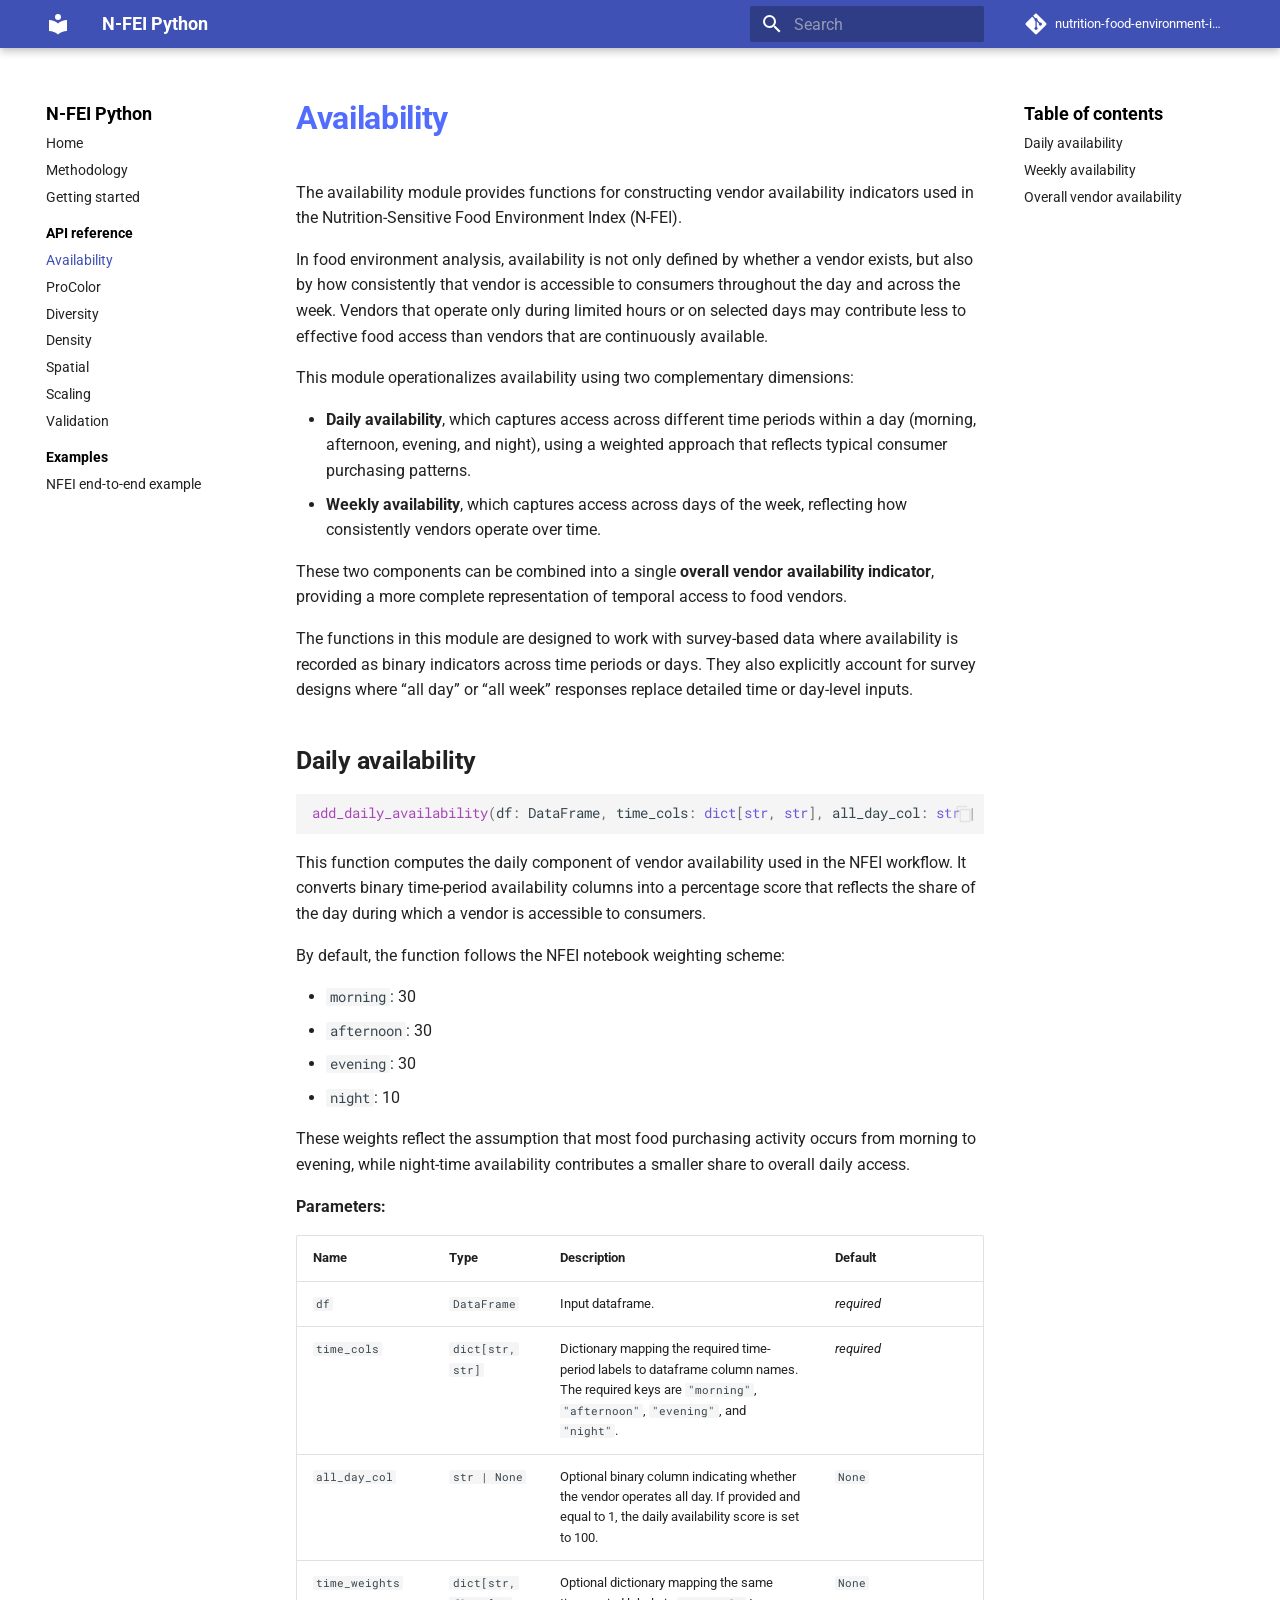
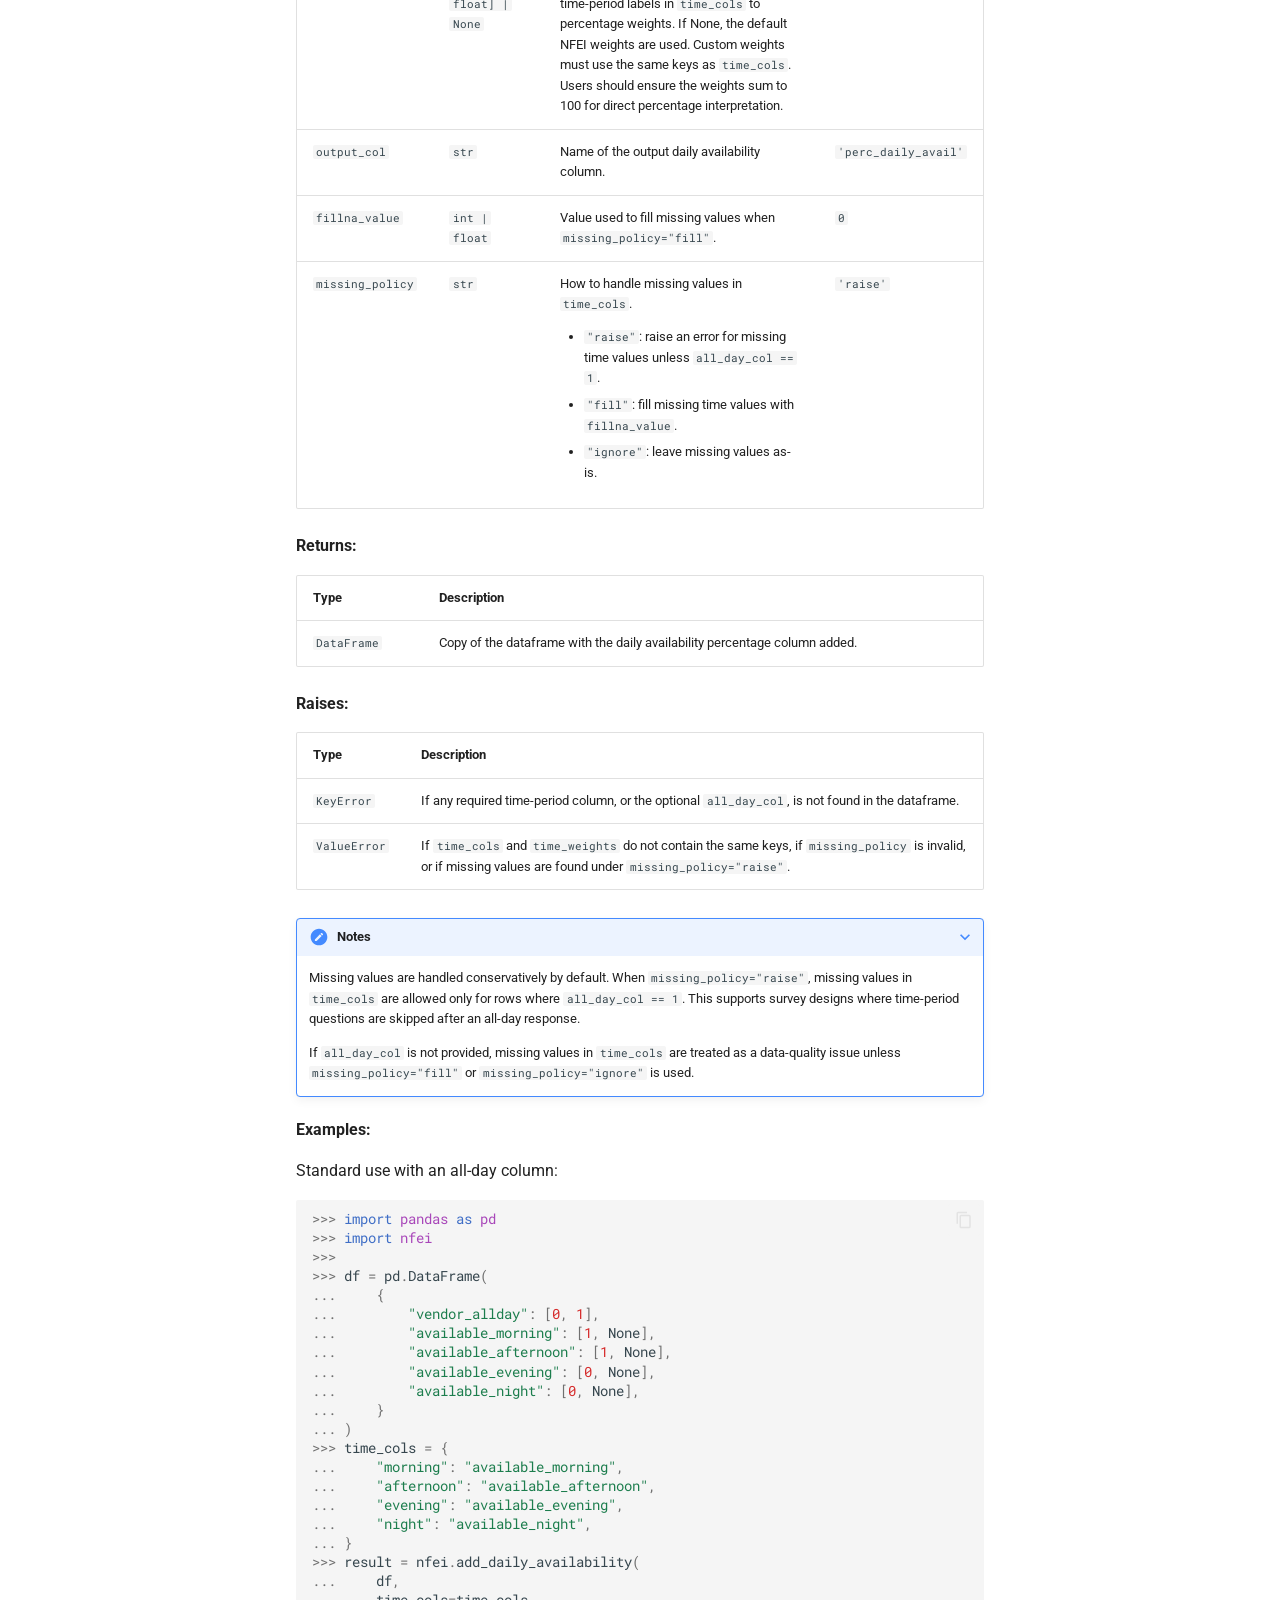
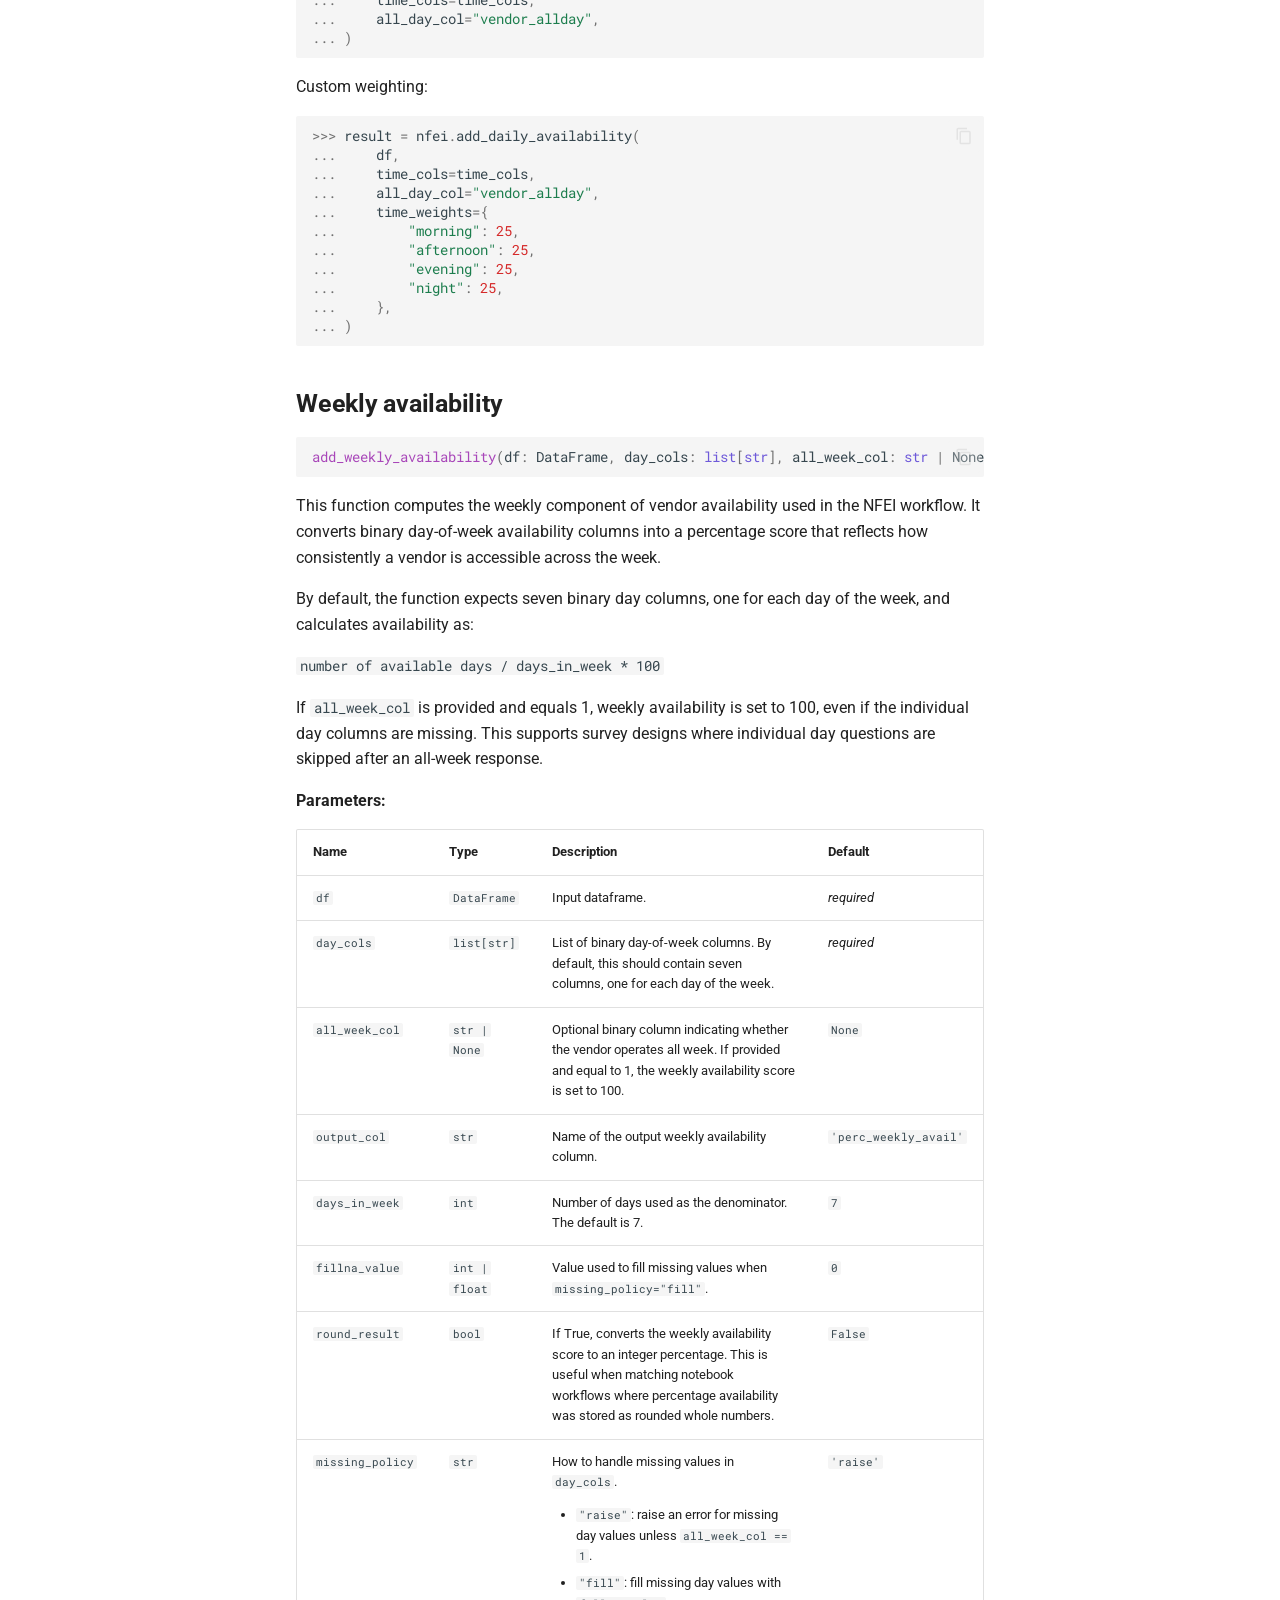
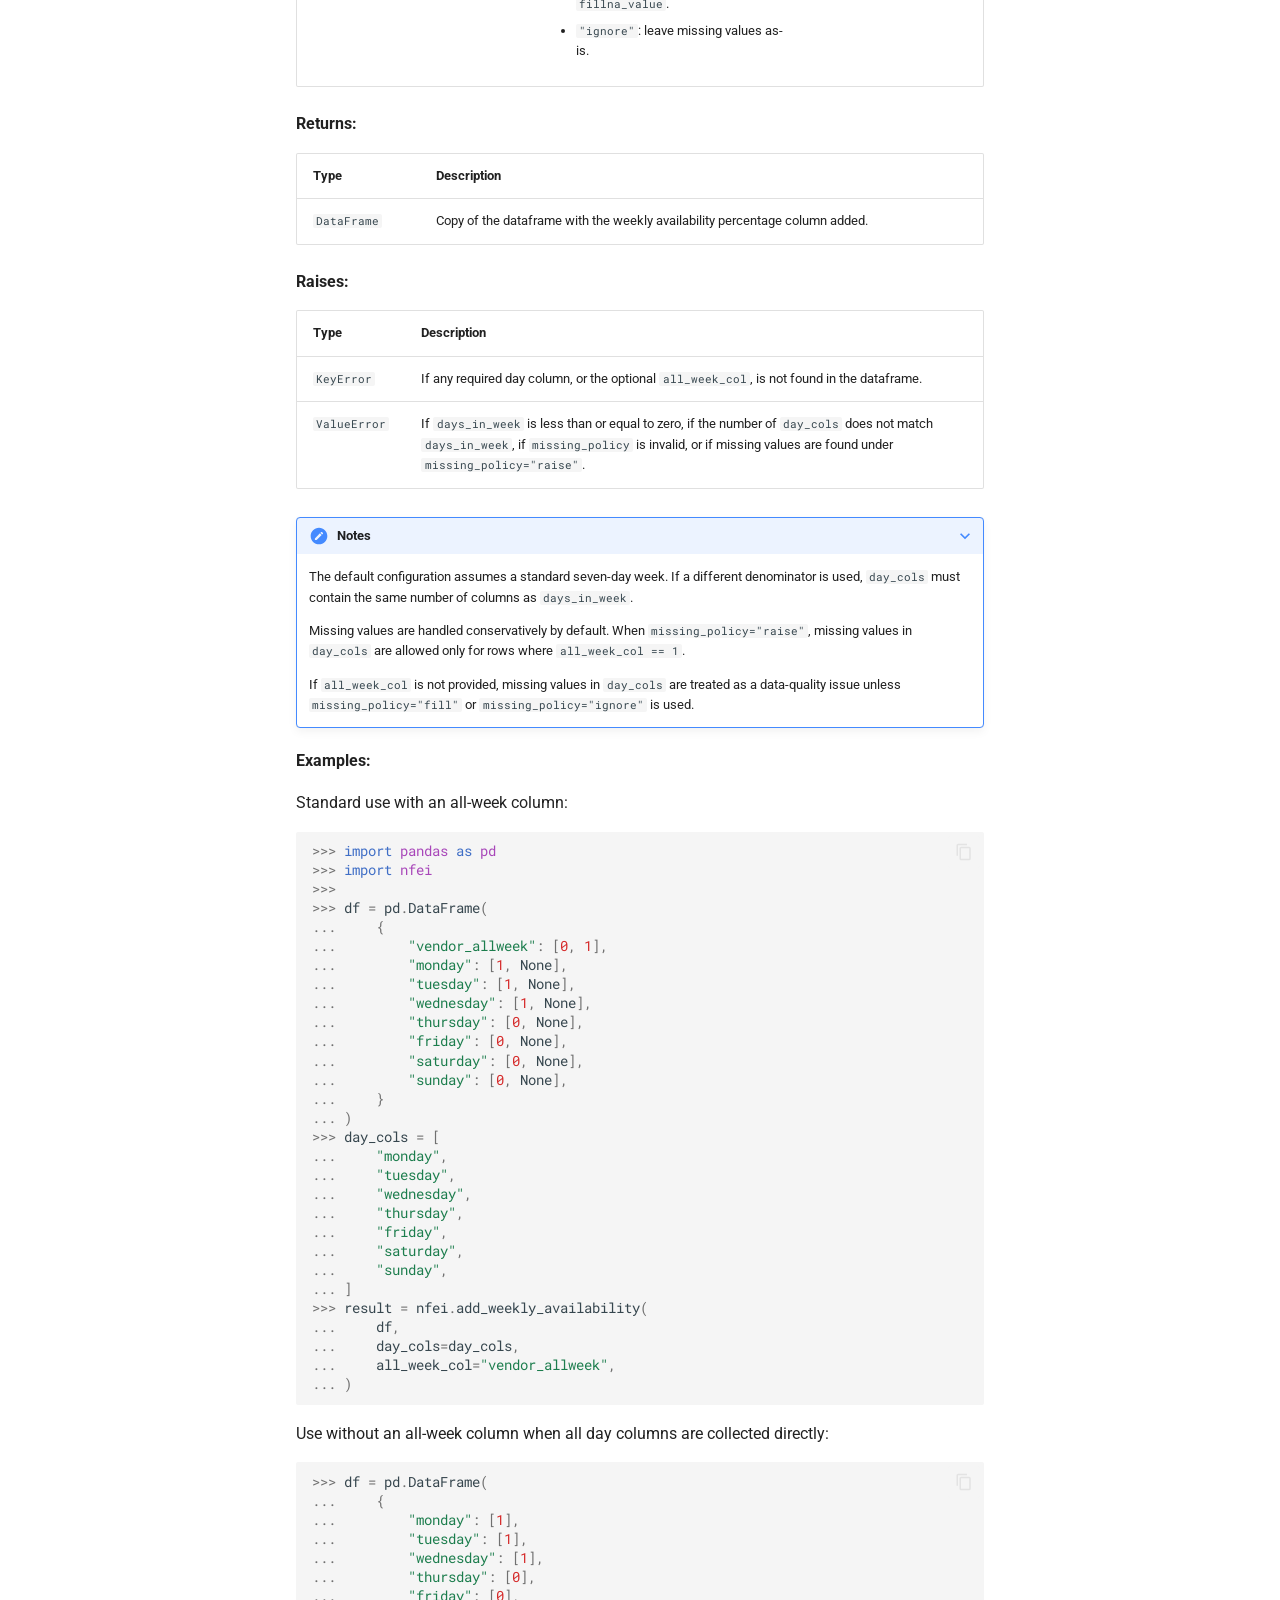
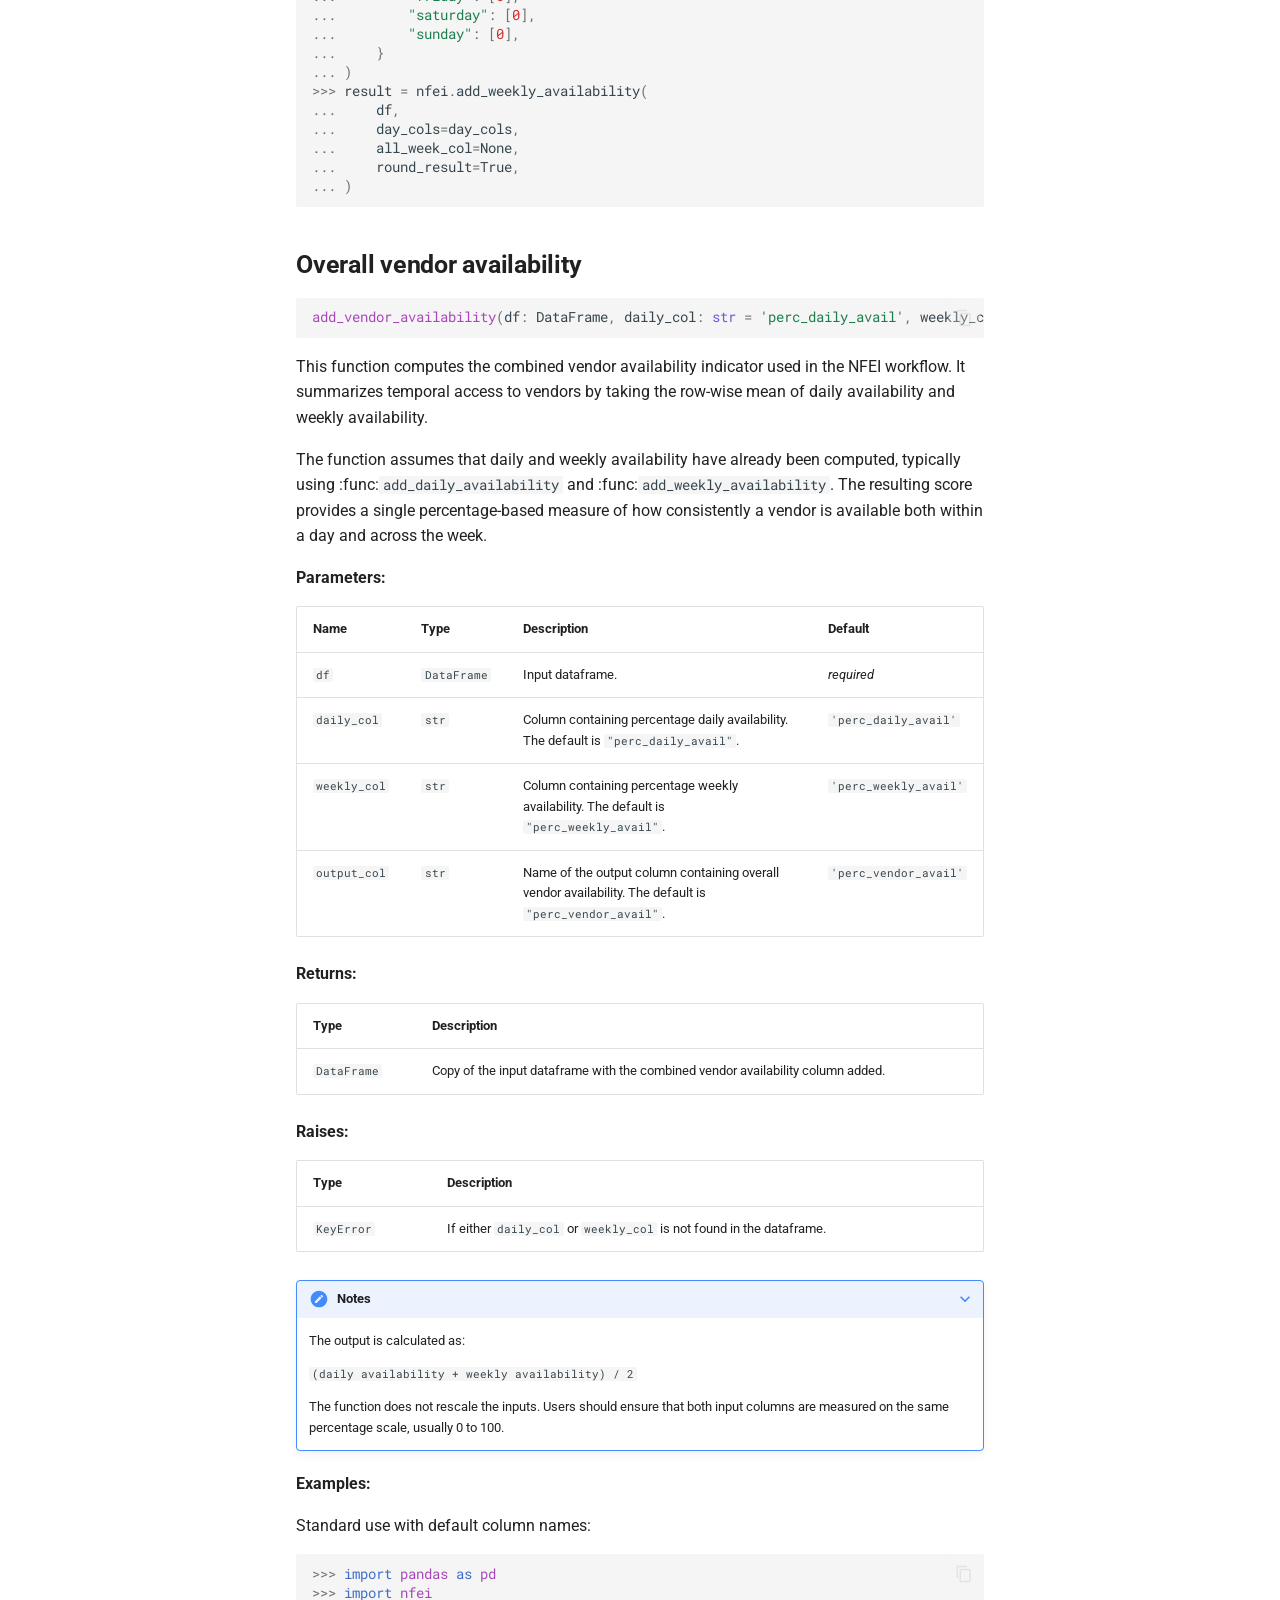
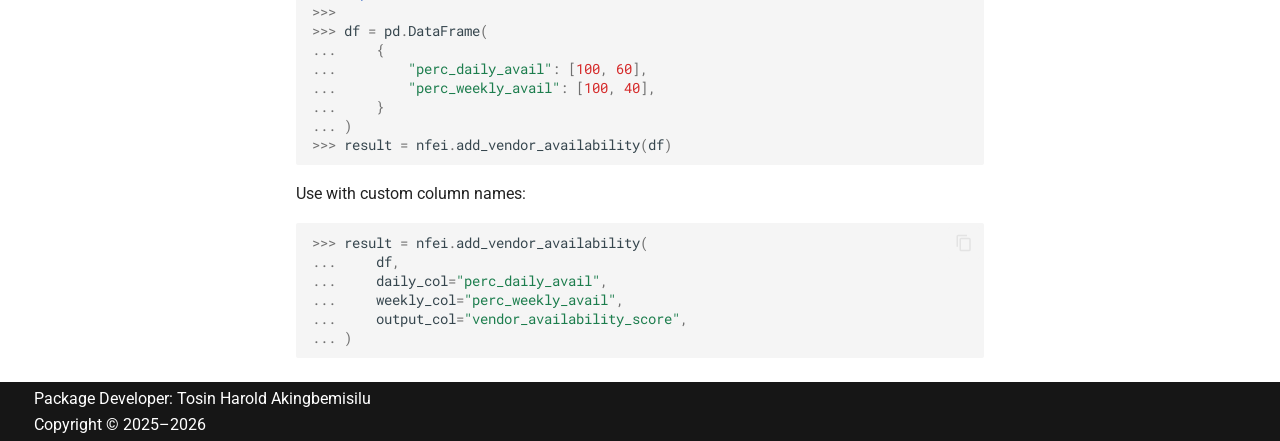
<file: api/availability/index.html>
<!doctype html>
<html lang="en" class="no-js">
  <head>
    
      <meta charset="utf-8">
      <meta name="viewport" content="width=device-width,initial-scale=1">
      
        <meta name="description" content="Nutrition-Sensitive Food Environment Index utilities for Python">
      
      
      
        <link rel="canonical" href="https://tosmartak.github.io/nfei/api/availability/">
      
      
        <link rel="prev" href="../../getting-started/">
      
      
        <link rel="next" href="../color/">
      
      
        
      
      
      <link rel="icon" href="../../assets/images/favicon.png">
      <meta name="generator" content="mkdocs-1.6.1, mkdocs-material-9.7.6">
    
    
      
        <title>Availability - N-FEI Python</title>
      
    
    
      <link rel="stylesheet" href="../../assets/stylesheets/main.484c7ddc.min.css">
      
      


    
    
      
    
    
      
        
        
        <link rel="preconnect" href="https://fonts.gstatic.com" crossorigin>
        <link rel="stylesheet" href="https://fonts.googleapis.com/css?family=Roboto:300,300i,400,400i,700,700i%7CRoboto+Mono:400,400i,700,700i&display=fallback">
        <style>:root{--md-text-font:"Roboto";--md-code-font:"Roboto Mono"}</style>
      
    
    
      <link rel="stylesheet" href="../../assets/_mkdocstrings.css">
    
      <link rel="stylesheet" href="../../stylesheets/extra.css">
    
    <script>__md_scope=new URL("../..",location),__md_hash=e=>[...e].reduce(((e,_)=>(e<<5)-e+_.charCodeAt(0)),0),__md_get=(e,_=localStorage,t=__md_scope)=>JSON.parse(_.getItem(t.pathname+"."+e)),__md_set=(e,_,t=localStorage,a=__md_scope)=>{try{t.setItem(a.pathname+"."+e,JSON.stringify(_))}catch(e){}}</script>
    
      

    
    
  </head>
  
  
    <body dir="ltr">
  
    
    <input class="md-toggle" data-md-toggle="drawer" type="checkbox" id="__drawer" autocomplete="off">
    <input class="md-toggle" data-md-toggle="search" type="checkbox" id="__search" autocomplete="off">
    <label class="md-overlay" for="__drawer"></label>
    <div data-md-component="skip">
      
        
        <a href="#availability" class="md-skip">
          Skip to content
        </a>
      
    </div>
    <div data-md-component="announce">
      
    </div>
    
    
      

  

<header class="md-header md-header--shadow" data-md-component="header">
  <nav class="md-header__inner md-grid" aria-label="Header">
    <a href="../.." title="N-FEI Python" class="md-header__button md-logo" aria-label="N-FEI Python" data-md-component="logo">
      
  
  <svg xmlns="http://www.w3.org/2000/svg" viewBox="0 0 24 24"><path d="M12 8a3 3 0 0 0 3-3 3 3 0 0 0-3-3 3 3 0 0 0-3 3 3 3 0 0 0 3 3m0 3.54C9.64 9.35 6.5 8 3 8v11c3.5 0 6.64 1.35 9 3.54 2.36-2.19 5.5-3.54 9-3.54V8c-3.5 0-6.64 1.35-9 3.54"/></svg>

    </a>
    <label class="md-header__button md-icon" for="__drawer">
      
      <svg xmlns="http://www.w3.org/2000/svg" viewBox="0 0 24 24"><path d="M3 6h18v2H3zm0 5h18v2H3zm0 5h18v2H3z"/></svg>
    </label>
    <div class="md-header__title" data-md-component="header-title">
      <div class="md-header__ellipsis">
        <div class="md-header__topic">
          <span class="md-ellipsis">
            N-FEI Python
          </span>
        </div>
        <div class="md-header__topic" data-md-component="header-topic">
          <span class="md-ellipsis">
            
              Availability
            
          </span>
        </div>
      </div>
    </div>
    
    
      <script>var palette=__md_get("__palette");if(palette&&palette.color){if("(prefers-color-scheme)"===palette.color.media){var media=matchMedia("(prefers-color-scheme: light)"),input=document.querySelector(media.matches?"[data-md-color-media='(prefers-color-scheme: light)']":"[data-md-color-media='(prefers-color-scheme: dark)']");palette.color.media=input.getAttribute("data-md-color-media"),palette.color.scheme=input.getAttribute("data-md-color-scheme"),palette.color.primary=input.getAttribute("data-md-color-primary"),palette.color.accent=input.getAttribute("data-md-color-accent")}for(var[key,value]of Object.entries(palette.color))document.body.setAttribute("data-md-color-"+key,value)}</script>
    
    
    
      
      
        <label class="md-header__button md-icon" for="__search">
          
          <svg xmlns="http://www.w3.org/2000/svg" viewBox="0 0 24 24"><path d="M9.5 3A6.5 6.5 0 0 1 16 9.5c0 1.61-.59 3.09-1.56 4.23l.27.27h.79l5 5-1.5 1.5-5-5v-.79l-.27-.27A6.52 6.52 0 0 1 9.5 16 6.5 6.5 0 0 1 3 9.5 6.5 6.5 0 0 1 9.5 3m0 2C7 5 5 7 5 9.5S7 14 9.5 14 14 12 14 9.5 12 5 9.5 5"/></svg>
        </label>
        <div class="md-search" data-md-component="search" role="dialog">
  <label class="md-search__overlay" for="__search"></label>
  <div class="md-search__inner" role="search">
    <form class="md-search__form" name="search">
      <input type="text" class="md-search__input" name="query" aria-label="Search" placeholder="Search" autocapitalize="off" autocorrect="off" autocomplete="off" spellcheck="false" data-md-component="search-query" required>
      <label class="md-search__icon md-icon" for="__search">
        
        <svg xmlns="http://www.w3.org/2000/svg" viewBox="0 0 24 24"><path d="M9.5 3A6.5 6.5 0 0 1 16 9.5c0 1.61-.59 3.09-1.56 4.23l.27.27h.79l5 5-1.5 1.5-5-5v-.79l-.27-.27A6.52 6.52 0 0 1 9.5 16 6.5 6.5 0 0 1 3 9.5 6.5 6.5 0 0 1 9.5 3m0 2C7 5 5 7 5 9.5S7 14 9.5 14 14 12 14 9.5 12 5 9.5 5"/></svg>
        
        <svg xmlns="http://www.w3.org/2000/svg" viewBox="0 0 24 24"><path d="M20 11v2H8l5.5 5.5-1.42 1.42L4.16 12l7.92-7.92L13.5 5.5 8 11z"/></svg>
      </label>
      <nav class="md-search__options" aria-label="Search">
        
        <button type="reset" class="md-search__icon md-icon" title="Clear" aria-label="Clear" tabindex="-1">
          
          <svg xmlns="http://www.w3.org/2000/svg" viewBox="0 0 24 24"><path d="M19 6.41 17.59 5 12 10.59 6.41 5 5 6.41 10.59 12 5 17.59 6.41 19 12 13.41 17.59 19 19 17.59 13.41 12z"/></svg>
        </button>
      </nav>
      
        <div class="md-search__suggest" data-md-component="search-suggest"></div>
      
    </form>
    <div class="md-search__output">
      <div class="md-search__scrollwrap" tabindex="0" data-md-scrollfix>
        <div class="md-search-result" data-md-component="search-result">
          <div class="md-search-result__meta">
            Initializing search
          </div>
          <ol class="md-search-result__list" role="presentation"></ol>
        </div>
      </div>
    </div>
  </div>
</div>
      
    
    
      <div class="md-header__source">
        <a href="https://github.com/tosmartak/nutrition-food-environment-index" title="Go to repository" class="md-source" data-md-component="source">
  <div class="md-source__icon md-icon">
    
    <svg xmlns="http://www.w3.org/2000/svg" viewBox="0 0 448 512"><!--! Font Awesome Free 7.1.0 by @fontawesome - https://fontawesome.com License - https://fontawesome.com/license/free (Icons: CC BY 4.0, Fonts: SIL OFL 1.1, Code: MIT License) Copyright 2025 Fonticons, Inc.--><path d="M439.6 236.1 244 40.5c-5.4-5.5-12.8-8.5-20.4-8.5s-15 3-20.4 8.4L162.5 81l51.5 51.5c27.1-9.1 52.7 16.8 43.4 43.7l49.7 49.7c34.2-11.8 61.2 31 35.5 56.7-26.5 26.5-70.2-2.9-56-37.3L240.3 199v121.9c25.3 12.5 22.3 41.8 9.1 55-6.4 6.4-15.2 10.1-24.3 10.1s-17.8-3.6-24.3-10.1c-17.6-17.6-11.1-46.9 11.2-56v-123c-20.8-8.5-24.6-30.7-18.6-45L142.6 101 8.5 235.1C3 240.6 0 247.9 0 255.5s3 15 8.5 20.4l195.6 195.7c5.4 5.4 12.7 8.4 20.4 8.4s15-3 20.4-8.4l194.7-194.7c5.4-5.4 8.4-12.8 8.4-20.4s-3-15-8.4-20.4"/></svg>
  </div>
  <div class="md-source__repository">
    nutrition-food-environment-index
  </div>
</a>
      </div>
    
  </nav>
  
</header>
    
    <div class="md-container" data-md-component="container">
      
      
        
          
        
      
      <main class="md-main" data-md-component="main">
        <div class="md-main__inner md-grid">
          
            
              
              <div class="md-sidebar md-sidebar--primary" data-md-component="sidebar" data-md-type="navigation" >
                <div class="md-sidebar__scrollwrap">
                  <div class="md-sidebar__inner">
                    



<nav class="md-nav md-nav--primary" aria-label="Navigation" data-md-level="0">
  <label class="md-nav__title" for="__drawer">
    <a href="../.." title="N-FEI Python" class="md-nav__button md-logo" aria-label="N-FEI Python" data-md-component="logo">
      
  
  <svg xmlns="http://www.w3.org/2000/svg" viewBox="0 0 24 24"><path d="M12 8a3 3 0 0 0 3-3 3 3 0 0 0-3-3 3 3 0 0 0-3 3 3 3 0 0 0 3 3m0 3.54C9.64 9.35 6.5 8 3 8v11c3.5 0 6.64 1.35 9 3.54 2.36-2.19 5.5-3.54 9-3.54V8c-3.5 0-6.64 1.35-9 3.54"/></svg>

    </a>
    N-FEI Python
  </label>
  
    <div class="md-nav__source">
      <a href="https://github.com/tosmartak/nutrition-food-environment-index" title="Go to repository" class="md-source" data-md-component="source">
  <div class="md-source__icon md-icon">
    
    <svg xmlns="http://www.w3.org/2000/svg" viewBox="0 0 448 512"><!--! Font Awesome Free 7.1.0 by @fontawesome - https://fontawesome.com License - https://fontawesome.com/license/free (Icons: CC BY 4.0, Fonts: SIL OFL 1.1, Code: MIT License) Copyright 2025 Fonticons, Inc.--><path d="M439.6 236.1 244 40.5c-5.4-5.5-12.8-8.5-20.4-8.5s-15 3-20.4 8.4L162.5 81l51.5 51.5c27.1-9.1 52.7 16.8 43.4 43.7l49.7 49.7c34.2-11.8 61.2 31 35.5 56.7-26.5 26.5-70.2-2.9-56-37.3L240.3 199v121.9c25.3 12.5 22.3 41.8 9.1 55-6.4 6.4-15.2 10.1-24.3 10.1s-17.8-3.6-24.3-10.1c-17.6-17.6-11.1-46.9 11.2-56v-123c-20.8-8.5-24.6-30.7-18.6-45L142.6 101 8.5 235.1C3 240.6 0 247.9 0 255.5s3 15 8.5 20.4l195.6 195.7c5.4 5.4 12.7 8.4 20.4 8.4s15-3 20.4-8.4l194.7-194.7c5.4-5.4 8.4-12.8 8.4-20.4s-3-15-8.4-20.4"/></svg>
  </div>
  <div class="md-source__repository">
    nutrition-food-environment-index
  </div>
</a>
    </div>
  
  <ul class="md-nav__list" data-md-scrollfix>
    
      
      
  
  
  
  
    <li class="md-nav__item">
      <a href="../.." class="md-nav__link">
        
  
  
  <span class="md-ellipsis">
    
  
    Home
  

    
  </span>
  
  

      </a>
    </li>
  

    
      
      
  
  
  
  
    <li class="md-nav__item">
      <a href="../../methodology/" class="md-nav__link">
        
  
  
  <span class="md-ellipsis">
    
  
    Methodology
  

    
  </span>
  
  

      </a>
    </li>
  

    
      
      
  
  
  
  
    <li class="md-nav__item">
      <a href="../../getting-started/" class="md-nav__link">
        
  
  
  <span class="md-ellipsis">
    
  
    Getting started
  

    
  </span>
  
  

      </a>
    </li>
  

    
      
      
  
  
    
  
  
  
    
    
    
    
      
        
        
      
    
    
    <li class="md-nav__item md-nav__item--active md-nav__item--section md-nav__item--nested">
      
        
        
        <input class="md-nav__toggle md-toggle " type="checkbox" id="__nav_4" checked>
        
          
          <label class="md-nav__link" for="__nav_4" id="__nav_4_label" tabindex="">
            
  
  
  <span class="md-ellipsis">
    
  
    API reference
  

    
  </span>
  
  

            <span class="md-nav__icon md-icon"></span>
          </label>
        
        <nav class="md-nav" data-md-level="1" aria-labelledby="__nav_4_label" aria-expanded="true">
          <label class="md-nav__title" for="__nav_4">
            <span class="md-nav__icon md-icon"></span>
            
  
    API reference
  

          </label>
          <ul class="md-nav__list" data-md-scrollfix>
            
              
                
  
  
    
  
  
  
    <li class="md-nav__item md-nav__item--active">
      
      <input class="md-nav__toggle md-toggle" type="checkbox" id="__toc">
      
      
        
      
      
        <label class="md-nav__link md-nav__link--active" for="__toc">
          
  
  
  <span class="md-ellipsis">
    
  
    Availability
  

    
  </span>
  
  

          <span class="md-nav__icon md-icon"></span>
        </label>
      
      <a href="./" class="md-nav__link md-nav__link--active">
        
  
  
  <span class="md-ellipsis">
    
  
    Availability
  

    
  </span>
  
  

      </a>
      
        

<nav class="md-nav md-nav--secondary" aria-label="Table of contents">
  
  
  
    
  
  
    <label class="md-nav__title" for="__toc">
      <span class="md-nav__icon md-icon"></span>
      Table of contents
    </label>
    <ul class="md-nav__list" data-md-component="toc" data-md-scrollfix>
      
        <li class="md-nav__item">
  <a href="#nfei.availability.add_daily_availability" class="md-nav__link">
    <span class="md-ellipsis">
      
        Daily availability
      
    </span>
  </a>
  
</li>
      
        <li class="md-nav__item">
  <a href="#nfei.availability.add_weekly_availability" class="md-nav__link">
    <span class="md-ellipsis">
      
        Weekly availability
      
    </span>
  </a>
  
</li>
      
        <li class="md-nav__item">
  <a href="#nfei.availability.add_vendor_availability" class="md-nav__link">
    <span class="md-ellipsis">
      
        Overall vendor availability
      
    </span>
  </a>
  
</li>
      
    </ul>
  
</nav>
      
    </li>
  

              
            
              
                
  
  
  
  
    <li class="md-nav__item">
      <a href="../color/" class="md-nav__link">
        
  
  
  <span class="md-ellipsis">
    
  
    ProColor
  

    
  </span>
  
  

      </a>
    </li>
  

              
            
              
                
  
  
  
  
    <li class="md-nav__item">
      <a href="../diversity/" class="md-nav__link">
        
  
  
  <span class="md-ellipsis">
    
  
    Diversity
  

    
  </span>
  
  

      </a>
    </li>
  

              
            
              
                
  
  
  
  
    <li class="md-nav__item">
      <a href="../density/" class="md-nav__link">
        
  
  
  <span class="md-ellipsis">
    
  
    Density
  

    
  </span>
  
  

      </a>
    </li>
  

              
            
              
                
  
  
  
  
    <li class="md-nav__item">
      <a href="../spatial/" class="md-nav__link">
        
  
  
  <span class="md-ellipsis">
    
  
    Spatial
  

    
  </span>
  
  

      </a>
    </li>
  

              
            
              
                
  
  
  
  
    <li class="md-nav__item">
      <a href="../scaling/" class="md-nav__link">
        
  
  
  <span class="md-ellipsis">
    
  
    Scaling
  

    
  </span>
  
  

      </a>
    </li>
  

              
            
              
                
  
  
  
  
    <li class="md-nav__item">
      <a href="../validation/" class="md-nav__link">
        
  
  
  <span class="md-ellipsis">
    
  
    Validation
  

    
  </span>
  
  

      </a>
    </li>
  

              
            
          </ul>
        </nav>
      
    </li>
  

    
      
      
  
  
  
  
    
    
    
    
      
        
        
      
    
    
    <li class="md-nav__item md-nav__item--section md-nav__item--nested">
      
        
        
          
        
        <input class="md-nav__toggle md-toggle md-toggle--indeterminate" type="checkbox" id="__nav_5" >
        
          
          <label class="md-nav__link" for="__nav_5" id="__nav_5_label" tabindex="">
            
  
  
  <span class="md-ellipsis">
    
  
    Examples
  

    
  </span>
  
  

            <span class="md-nav__icon md-icon"></span>
          </label>
        
        <nav class="md-nav" data-md-level="1" aria-labelledby="__nav_5_label" aria-expanded="false">
          <label class="md-nav__title" for="__nav_5">
            <span class="md-nav__icon md-icon"></span>
            
  
    Examples
  

          </label>
          <ul class="md-nav__list" data-md-scrollfix>
            
              
                
  
  
  
  
    <li class="md-nav__item">
      <a href="../../examples/nfei_end_to_end_example/" class="md-nav__link">
        
  
  
  <span class="md-ellipsis">
    
  
    NFEI end-to-end example
  

    
  </span>
  
  

      </a>
    </li>
  

              
            
          </ul>
        </nav>
      
    </li>
  

    
  </ul>
</nav>
                  </div>
                </div>
              </div>
            
            
              
              <div class="md-sidebar md-sidebar--secondary" data-md-component="sidebar" data-md-type="toc" >
                <div class="md-sidebar__scrollwrap">
                  <div class="md-sidebar__inner">
                    

<nav class="md-nav md-nav--secondary" aria-label="Table of contents">
  
  
  
    
  
  
    <label class="md-nav__title" for="__toc">
      <span class="md-nav__icon md-icon"></span>
      Table of contents
    </label>
    <ul class="md-nav__list" data-md-component="toc" data-md-scrollfix>
      
        <li class="md-nav__item">
  <a href="#nfei.availability.add_daily_availability" class="md-nav__link">
    <span class="md-ellipsis">
      
        Daily availability
      
    </span>
  </a>
  
</li>
      
        <li class="md-nav__item">
  <a href="#nfei.availability.add_weekly_availability" class="md-nav__link">
    <span class="md-ellipsis">
      
        Weekly availability
      
    </span>
  </a>
  
</li>
      
        <li class="md-nav__item">
  <a href="#nfei.availability.add_vendor_availability" class="md-nav__link">
    <span class="md-ellipsis">
      
        Overall vendor availability
      
    </span>
  </a>
  
</li>
      
    </ul>
  
</nav>
                  </div>
                </div>
              </div>
            
          
          
            <div class="md-content" data-md-component="content">
              
              <article class="md-content__inner md-typeset">
                
                  


  
  


<h1 id="availability">Availability</h1>
<p>The availability module provides functions for constructing vendor availability indicators used in the Nutrition-Sensitive Food Environment Index (N-FEI).</p>
<p>In food environment analysis, availability is not only defined by whether a vendor exists, but also by how consistently that vendor is accessible to consumers throughout the day and across the week. Vendors that operate only during limited hours or on selected days may contribute less to effective food access than vendors that are continuously available.</p>
<p>This module operationalizes availability using two complementary dimensions:</p>
<ul>
<li><strong>Daily availability</strong>, which captures access across different time periods within a day (morning, afternoon, evening, and night), using a weighted approach that reflects typical consumer purchasing patterns.</li>
<li><strong>Weekly availability</strong>, which captures access across days of the week, reflecting how consistently vendors operate over time.</li>
</ul>
<p>These two components can be combined into a single <strong>overall vendor availability indicator</strong>, providing a more complete representation of temporal access to food vendors.</p>
<p>The functions in this module are designed to work with survey-based data where availability is recorded as binary indicators across time periods or days. They also explicitly account for survey designs where “all day” or “all week” responses replace detailed time or day-level inputs.</p>


<div class="doc doc-object doc-function">


<h2 id="nfei.availability.add_daily_availability" class="doc doc-heading">
            Daily availability


</h2>
<div class="doc-signature highlight"><pre><span></span><code><span class="nf">add_daily_availability</span><span class="p">(</span><span class="n">df</span><span class="p">:</span> <span class="n">DataFrame</span><span class="p">,</span> <span class="n">time_cols</span><span class="p">:</span> <span class="nb">dict</span><span class="p">[</span><span class="nb">str</span><span class="p">,</span> <span class="nb">str</span><span class="p">],</span> <span class="n">all_day_col</span><span class="p">:</span> <span class="nb">str</span> <span class="o">|</span> <span class="kc">None</span> <span class="o">=</span> <span class="kc">None</span><span class="p">,</span> <span class="n">time_weights</span><span class="p">:</span> <span class="nb">dict</span><span class="p">[</span><span class="nb">str</span><span class="p">,</span> <span class="nb">float</span><span class="p">]</span> <span class="o">|</span> <span class="kc">None</span> <span class="o">=</span> <span class="kc">None</span><span class="p">,</span> <span class="n">output_col</span><span class="p">:</span> <span class="nb">str</span> <span class="o">=</span> <span class="s1">&#39;perc_daily_avail&#39;</span><span class="p">,</span> <span class="n">fillna_value</span><span class="p">:</span> <span class="nb">int</span> <span class="o">|</span> <span class="nb">float</span> <span class="o">=</span> <span class="mi">0</span><span class="p">,</span> <span class="n">missing_policy</span><span class="p">:</span> <span class="nb">str</span> <span class="o">=</span> <span class="s1">&#39;raise&#39;</span><span class="p">)</span> <span class="o">-&gt;</span> <span class="n">pd</span><span class="o">.</span><span class="n">DataFrame</span>
</code></pre></div>

    <div class="doc doc-contents first">

        <p>This function computes the daily component of vendor availability used in
the NFEI workflow. It converts binary time-period availability columns into
a percentage score that reflects the share of the day during which a vendor
is accessible to consumers.</p>
<p>By default, the function follows the NFEI notebook weighting scheme:</p>
<ul>
<li><code>morning</code>: 30</li>
<li><code>afternoon</code>: 30</li>
<li><code>evening</code>: 30</li>
<li><code>night</code>: 10</li>
</ul>
<p>These weights reflect the assumption that most food purchasing activity
occurs from morning to evening, while night-time availability contributes a
smaller share to overall daily access.</p>


<p><span class="doc-section-title">Parameters:</span></p>
    <table>
      <thead>
        <tr>
          <th>Name</th>
          <th>Type</th>
          <th>Description</th>
          <th>Default</th>
        </tr>
      </thead>
      <tbody>
          <tr class="doc-section-item">
            <td>
                <code>df</code>
            </td>
            <td>
                  <code><span title="pandas.DataFrame">DataFrame</span></code>
            </td>
            <td>
              <div class="doc-md-description">
                <p>Input dataframe.</p>
              </div>
            </td>
            <td>
                <em>required</em>
            </td>
          </tr>
          <tr class="doc-section-item">
            <td>
                <code>time_cols</code>
            </td>
            <td>
                  <code><span title="dict">dict</span>[<span title="str">str</span>, <span title="str">str</span>]</code>
            </td>
            <td>
              <div class="doc-md-description">
                <p>Dictionary mapping the required time-period labels to dataframe column
names. The required keys are <code>"morning"</code>, <code>"afternoon"</code>,
<code>"evening"</code>, and <code>"night"</code>.</p>
              </div>
            </td>
            <td>
                <em>required</em>
            </td>
          </tr>
          <tr class="doc-section-item">
            <td>
                <code>all_day_col</code>
            </td>
            <td>
                  <code><span title="str">str</span> | None</code>
            </td>
            <td>
              <div class="doc-md-description">
                <p>Optional binary column indicating whether the vendor operates all day.
If provided and equal to 1, the daily availability score is set to 100.</p>
              </div>
            </td>
            <td>
                  <code>None</code>
            </td>
          </tr>
          <tr class="doc-section-item">
            <td>
                <code>time_weights</code>
            </td>
            <td>
                  <code><span title="dict">dict</span>[<span title="str">str</span>, <span title="float">float</span>] | None</code>
            </td>
            <td>
              <div class="doc-md-description">
                <p>Optional dictionary mapping the same time-period labels in
<code>time_cols</code> to percentage weights. If None, the default NFEI weights
are used. Custom weights must use the same keys as <code>time_cols</code>.
Users should ensure the weights sum to 100 for direct percentage
interpretation.</p>
              </div>
            </td>
            <td>
                  <code>None</code>
            </td>
          </tr>
          <tr class="doc-section-item">
            <td>
                <code>output_col</code>
            </td>
            <td>
                  <code><span title="str">str</span></code>
            </td>
            <td>
              <div class="doc-md-description">
                <p>Name of the output daily availability column.</p>
              </div>
            </td>
            <td>
                  <code>&#39;perc_daily_avail&#39;</code>
            </td>
          </tr>
          <tr class="doc-section-item">
            <td>
                <code>fillna_value</code>
            </td>
            <td>
                  <code><span title="int">int</span> | <span title="float">float</span></code>
            </td>
            <td>
              <div class="doc-md-description">
                <p>Value used to fill missing values when <code>missing_policy="fill"</code>.</p>
              </div>
            </td>
            <td>
                  <code>0</code>
            </td>
          </tr>
          <tr class="doc-section-item">
            <td>
                <code>missing_policy</code>
            </td>
            <td>
                  <code><span title="str">str</span></code>
            </td>
            <td>
              <div class="doc-md-description">
                <p>How to handle missing values in <code>time_cols</code>.</p>
<ul>
<li><code>"raise"</code>: raise an error for missing time values unless
  <code>all_day_col == 1</code>.</li>
<li><code>"fill"</code>: fill missing time values with <code>fillna_value</code>.</li>
<li><code>"ignore"</code>: leave missing values as-is.</li>
</ul>
              </div>
            </td>
            <td>
                  <code>&#39;raise&#39;</code>
            </td>
          </tr>
      </tbody>
    </table>


    <p><span class="doc-section-title">Returns:</span></p>
    <table>
      <thead>
        <tr>
          <th>Type</th>
          <th>Description</th>
        </tr>
      </thead>
      <tbody>
          <tr class="doc-section-item">
            <td>
                  <code><span title="pandas.DataFrame">DataFrame</span></code>
            </td>
            <td>
              <div class="doc-md-description">
                <p>Copy of the dataframe with the daily availability percentage column
added.</p>
              </div>
            </td>
          </tr>
      </tbody>
    </table>


<p><span class="doc-section-title">Raises:</span></p>
    <table>
      <thead>
        <tr>
          <th>Type</th>
          <th>Description</th>
        </tr>
      </thead>
      <tbody>
          <tr class="doc-section-item">
            <td>
                  <code><span title="KeyError">KeyError</span></code>
            </td>
            <td>
              <div class="doc-md-description">
                <p>If any required time-period column, or the optional <code>all_day_col</code>,
is not found in the dataframe.</p>
              </div>
            </td>
          </tr>
          <tr class="doc-section-item">
            <td>
                  <code><span title="ValueError">ValueError</span></code>
            </td>
            <td>
              <div class="doc-md-description">
                <p>If <code>time_cols</code> and <code>time_weights</code> do not contain the same keys, if
<code>missing_policy</code> is invalid, or if missing values are found under
<code>missing_policy="raise"</code>.</p>
              </div>
            </td>
          </tr>
      </tbody>
    </table>


<details class="note" open>
  <summary>Notes</summary>
  <p>Missing values are handled conservatively by default. When
<code>missing_policy="raise"</code>, missing values in <code>time_cols</code> are allowed only
for rows where <code>all_day_col == 1</code>. This supports survey designs where
time-period questions are skipped after an all-day response.</p>
<p>If <code>all_day_col</code> is not provided, missing values in <code>time_cols</code> are
treated as a data-quality issue unless <code>missing_policy="fill"</code> or
<code>missing_policy="ignore"</code> is used.</p>
</details>

<p><span class="doc-section-title">Examples:</span></p>
    <p>Standard use with an all-day column:</p>
    <div class="highlight"><pre><span></span><code><span class="gp">&gt;&gt;&gt; </span><span class="kn">import</span><span class="w"> </span><span class="nn">pandas</span><span class="w"> </span><span class="k">as</span><span class="w"> </span><span class="nn">pd</span>
<span class="gp">&gt;&gt;&gt; </span><span class="kn">import</span><span class="w"> </span><span class="nn">nfei</span>
<span class="gp">&gt;&gt;&gt;</span>
<span class="gp">&gt;&gt;&gt; </span><span class="n">df</span> <span class="o">=</span> <span class="n">pd</span><span class="o">.</span><span class="n">DataFrame</span><span class="p">(</span>
<span class="gp">... </span>    <span class="p">{</span>
<span class="gp">... </span>        <span class="s2">&quot;vendor_allday&quot;</span><span class="p">:</span> <span class="p">[</span><span class="mi">0</span><span class="p">,</span> <span class="mi">1</span><span class="p">],</span>
<span class="gp">... </span>        <span class="s2">&quot;available_morning&quot;</span><span class="p">:</span> <span class="p">[</span><span class="mi">1</span><span class="p">,</span> <span class="kc">None</span><span class="p">],</span>
<span class="gp">... </span>        <span class="s2">&quot;available_afternoon&quot;</span><span class="p">:</span> <span class="p">[</span><span class="mi">1</span><span class="p">,</span> <span class="kc">None</span><span class="p">],</span>
<span class="gp">... </span>        <span class="s2">&quot;available_evening&quot;</span><span class="p">:</span> <span class="p">[</span><span class="mi">0</span><span class="p">,</span> <span class="kc">None</span><span class="p">],</span>
<span class="gp">... </span>        <span class="s2">&quot;available_night&quot;</span><span class="p">:</span> <span class="p">[</span><span class="mi">0</span><span class="p">,</span> <span class="kc">None</span><span class="p">],</span>
<span class="gp">... </span>    <span class="p">}</span>
<span class="gp">... </span><span class="p">)</span>
<span class="gp">&gt;&gt;&gt; </span><span class="n">time_cols</span> <span class="o">=</span> <span class="p">{</span>
<span class="gp">... </span>    <span class="s2">&quot;morning&quot;</span><span class="p">:</span> <span class="s2">&quot;available_morning&quot;</span><span class="p">,</span>
<span class="gp">... </span>    <span class="s2">&quot;afternoon&quot;</span><span class="p">:</span> <span class="s2">&quot;available_afternoon&quot;</span><span class="p">,</span>
<span class="gp">... </span>    <span class="s2">&quot;evening&quot;</span><span class="p">:</span> <span class="s2">&quot;available_evening&quot;</span><span class="p">,</span>
<span class="gp">... </span>    <span class="s2">&quot;night&quot;</span><span class="p">:</span> <span class="s2">&quot;available_night&quot;</span><span class="p">,</span>
<span class="gp">... </span><span class="p">}</span>
<span class="gp">&gt;&gt;&gt; </span><span class="n">result</span> <span class="o">=</span> <span class="n">nfei</span><span class="o">.</span><span class="n">add_daily_availability</span><span class="p">(</span>
<span class="gp">... </span>    <span class="n">df</span><span class="p">,</span>
<span class="gp">... </span>    <span class="n">time_cols</span><span class="o">=</span><span class="n">time_cols</span><span class="p">,</span>
<span class="gp">... </span>    <span class="n">all_day_col</span><span class="o">=</span><span class="s2">&quot;vendor_allday&quot;</span><span class="p">,</span>
<span class="gp">... </span><span class="p">)</span>
</code></pre></div>
    <p>Custom weighting:</p>
    <div class="highlight"><pre><span></span><code><span class="gp">&gt;&gt;&gt; </span><span class="n">result</span> <span class="o">=</span> <span class="n">nfei</span><span class="o">.</span><span class="n">add_daily_availability</span><span class="p">(</span>
<span class="gp">... </span>    <span class="n">df</span><span class="p">,</span>
<span class="gp">... </span>    <span class="n">time_cols</span><span class="o">=</span><span class="n">time_cols</span><span class="p">,</span>
<span class="gp">... </span>    <span class="n">all_day_col</span><span class="o">=</span><span class="s2">&quot;vendor_allday&quot;</span><span class="p">,</span>
<span class="gp">... </span>    <span class="n">time_weights</span><span class="o">=</span><span class="p">{</span>
<span class="gp">... </span>        <span class="s2">&quot;morning&quot;</span><span class="p">:</span> <span class="mi">25</span><span class="p">,</span>
<span class="gp">... </span>        <span class="s2">&quot;afternoon&quot;</span><span class="p">:</span> <span class="mi">25</span><span class="p">,</span>
<span class="gp">... </span>        <span class="s2">&quot;evening&quot;</span><span class="p">:</span> <span class="mi">25</span><span class="p">,</span>
<span class="gp">... </span>        <span class="s2">&quot;night&quot;</span><span class="p">:</span> <span class="mi">25</span><span class="p">,</span>
<span class="gp">... </span>    <span class="p">},</span>
<span class="gp">... </span><span class="p">)</span>
</code></pre></div>


    </div>

</div>

<div class="doc doc-object doc-function">


<h2 id="nfei.availability.add_weekly_availability" class="doc doc-heading">
            Weekly availability


</h2>
<div class="doc-signature highlight"><pre><span></span><code><span class="nf">add_weekly_availability</span><span class="p">(</span><span class="n">df</span><span class="p">:</span> <span class="n">DataFrame</span><span class="p">,</span> <span class="n">day_cols</span><span class="p">:</span> <span class="nb">list</span><span class="p">[</span><span class="nb">str</span><span class="p">],</span> <span class="n">all_week_col</span><span class="p">:</span> <span class="nb">str</span> <span class="o">|</span> <span class="kc">None</span> <span class="o">=</span> <span class="kc">None</span><span class="p">,</span> <span class="n">output_col</span><span class="p">:</span> <span class="nb">str</span> <span class="o">=</span> <span class="s1">&#39;perc_weekly_avail&#39;</span><span class="p">,</span> <span class="n">days_in_week</span><span class="p">:</span> <span class="nb">int</span> <span class="o">=</span> <span class="mi">7</span><span class="p">,</span> <span class="n">fillna_value</span><span class="p">:</span> <span class="nb">int</span> <span class="o">|</span> <span class="nb">float</span> <span class="o">=</span> <span class="mi">0</span><span class="p">,</span> <span class="n">round_result</span><span class="p">:</span> <span class="nb">bool</span> <span class="o">=</span> <span class="kc">False</span><span class="p">,</span> <span class="n">missing_policy</span><span class="p">:</span> <span class="nb">str</span> <span class="o">=</span> <span class="s1">&#39;raise&#39;</span><span class="p">)</span> <span class="o">-&gt;</span> <span class="n">pd</span><span class="o">.</span><span class="n">DataFrame</span>
</code></pre></div>

    <div class="doc doc-contents first">

        <p>This function computes the weekly component of vendor availability used in
the NFEI workflow. It converts binary day-of-week availability columns into
a percentage score that reflects how consistently a vendor is accessible
across the week.</p>
<p>By default, the function expects seven binary day columns, one for each day
of the week, and calculates availability as:</p>
<p><code>number of available days / days_in_week * 100</code></p>
<p>If <code>all_week_col</code> is provided and equals 1, weekly availability is set to
100, even if the individual day columns are missing. This supports survey
designs where individual day questions are skipped after an all-week
response.</p>


<p><span class="doc-section-title">Parameters:</span></p>
    <table>
      <thead>
        <tr>
          <th>Name</th>
          <th>Type</th>
          <th>Description</th>
          <th>Default</th>
        </tr>
      </thead>
      <tbody>
          <tr class="doc-section-item">
            <td>
                <code>df</code>
            </td>
            <td>
                  <code><span title="pandas.DataFrame">DataFrame</span></code>
            </td>
            <td>
              <div class="doc-md-description">
                <p>Input dataframe.</p>
              </div>
            </td>
            <td>
                <em>required</em>
            </td>
          </tr>
          <tr class="doc-section-item">
            <td>
                <code>day_cols</code>
            </td>
            <td>
                  <code><span title="list">list</span>[<span title="str">str</span>]</code>
            </td>
            <td>
              <div class="doc-md-description">
                <p>List of binary day-of-week columns. By default, this should contain
seven columns, one for each day of the week.</p>
              </div>
            </td>
            <td>
                <em>required</em>
            </td>
          </tr>
          <tr class="doc-section-item">
            <td>
                <code>all_week_col</code>
            </td>
            <td>
                  <code><span title="str">str</span> | None</code>
            </td>
            <td>
              <div class="doc-md-description">
                <p>Optional binary column indicating whether the vendor operates all week.
If provided and equal to 1, the weekly availability score is set to 100.</p>
              </div>
            </td>
            <td>
                  <code>None</code>
            </td>
          </tr>
          <tr class="doc-section-item">
            <td>
                <code>output_col</code>
            </td>
            <td>
                  <code><span title="str">str</span></code>
            </td>
            <td>
              <div class="doc-md-description">
                <p>Name of the output weekly availability column.</p>
              </div>
            </td>
            <td>
                  <code>&#39;perc_weekly_avail&#39;</code>
            </td>
          </tr>
          <tr class="doc-section-item">
            <td>
                <code>days_in_week</code>
            </td>
            <td>
                  <code><span title="int">int</span></code>
            </td>
            <td>
              <div class="doc-md-description">
                <p>Number of days used as the denominator. The default is 7.</p>
              </div>
            </td>
            <td>
                  <code>7</code>
            </td>
          </tr>
          <tr class="doc-section-item">
            <td>
                <code>fillna_value</code>
            </td>
            <td>
                  <code><span title="int">int</span> | <span title="float">float</span></code>
            </td>
            <td>
              <div class="doc-md-description">
                <p>Value used to fill missing values when <code>missing_policy="fill"</code>.</p>
              </div>
            </td>
            <td>
                  <code>0</code>
            </td>
          </tr>
          <tr class="doc-section-item">
            <td>
                <code>round_result</code>
            </td>
            <td>
                  <code><span title="bool">bool</span></code>
            </td>
            <td>
              <div class="doc-md-description">
                <p>If True, converts the weekly availability score to an integer
percentage. This is useful when matching notebook workflows where
percentage availability was stored as rounded whole numbers.</p>
              </div>
            </td>
            <td>
                  <code>False</code>
            </td>
          </tr>
          <tr class="doc-section-item">
            <td>
                <code>missing_policy</code>
            </td>
            <td>
                  <code><span title="str">str</span></code>
            </td>
            <td>
              <div class="doc-md-description">
                <p>How to handle missing values in <code>day_cols</code>.</p>
<ul>
<li><code>"raise"</code>: raise an error for missing day values unless
  <code>all_week_col == 1</code>.</li>
<li><code>"fill"</code>: fill missing day values with <code>fillna_value</code>.</li>
<li><code>"ignore"</code>: leave missing values as-is.</li>
</ul>
              </div>
            </td>
            <td>
                  <code>&#39;raise&#39;</code>
            </td>
          </tr>
      </tbody>
    </table>


    <p><span class="doc-section-title">Returns:</span></p>
    <table>
      <thead>
        <tr>
          <th>Type</th>
          <th>Description</th>
        </tr>
      </thead>
      <tbody>
          <tr class="doc-section-item">
            <td>
                  <code><span title="pandas.DataFrame">DataFrame</span></code>
            </td>
            <td>
              <div class="doc-md-description">
                <p>Copy of the dataframe with the weekly availability percentage column
added.</p>
              </div>
            </td>
          </tr>
      </tbody>
    </table>


<p><span class="doc-section-title">Raises:</span></p>
    <table>
      <thead>
        <tr>
          <th>Type</th>
          <th>Description</th>
        </tr>
      </thead>
      <tbody>
          <tr class="doc-section-item">
            <td>
                  <code><span title="KeyError">KeyError</span></code>
            </td>
            <td>
              <div class="doc-md-description">
                <p>If any required day column, or the optional <code>all_week_col</code>, is not
found in the dataframe.</p>
              </div>
            </td>
          </tr>
          <tr class="doc-section-item">
            <td>
                  <code><span title="ValueError">ValueError</span></code>
            </td>
            <td>
              <div class="doc-md-description">
                <p>If <code>days_in_week</code> is less than or equal to zero, if the number of
<code>day_cols</code> does not match <code>days_in_week</code>, if <code>missing_policy</code> is
invalid, or if missing values are found under
<code>missing_policy="raise"</code>.</p>
              </div>
            </td>
          </tr>
      </tbody>
    </table>


<details class="note" open>
  <summary>Notes</summary>
  <p>The default configuration assumes a standard seven-day week. If a different
denominator is used, <code>day_cols</code> must contain the same number of columns as
<code>days_in_week</code>.</p>
<p>Missing values are handled conservatively by default. When
<code>missing_policy="raise"</code>, missing values in <code>day_cols</code> are allowed only
for rows where <code>all_week_col == 1</code>.</p>
<p>If <code>all_week_col</code> is not provided, missing values in <code>day_cols</code> are
treated as a data-quality issue unless <code>missing_policy="fill"</code> or
<code>missing_policy="ignore"</code> is used.</p>
</details>

<p><span class="doc-section-title">Examples:</span></p>
    <p>Standard use with an all-week column:</p>
    <div class="highlight"><pre><span></span><code><span class="gp">&gt;&gt;&gt; </span><span class="kn">import</span><span class="w"> </span><span class="nn">pandas</span><span class="w"> </span><span class="k">as</span><span class="w"> </span><span class="nn">pd</span>
<span class="gp">&gt;&gt;&gt; </span><span class="kn">import</span><span class="w"> </span><span class="nn">nfei</span>
<span class="gp">&gt;&gt;&gt;</span>
<span class="gp">&gt;&gt;&gt; </span><span class="n">df</span> <span class="o">=</span> <span class="n">pd</span><span class="o">.</span><span class="n">DataFrame</span><span class="p">(</span>
<span class="gp">... </span>    <span class="p">{</span>
<span class="gp">... </span>        <span class="s2">&quot;vendor_allweek&quot;</span><span class="p">:</span> <span class="p">[</span><span class="mi">0</span><span class="p">,</span> <span class="mi">1</span><span class="p">],</span>
<span class="gp">... </span>        <span class="s2">&quot;monday&quot;</span><span class="p">:</span> <span class="p">[</span><span class="mi">1</span><span class="p">,</span> <span class="kc">None</span><span class="p">],</span>
<span class="gp">... </span>        <span class="s2">&quot;tuesday&quot;</span><span class="p">:</span> <span class="p">[</span><span class="mi">1</span><span class="p">,</span> <span class="kc">None</span><span class="p">],</span>
<span class="gp">... </span>        <span class="s2">&quot;wednesday&quot;</span><span class="p">:</span> <span class="p">[</span><span class="mi">1</span><span class="p">,</span> <span class="kc">None</span><span class="p">],</span>
<span class="gp">... </span>        <span class="s2">&quot;thursday&quot;</span><span class="p">:</span> <span class="p">[</span><span class="mi">0</span><span class="p">,</span> <span class="kc">None</span><span class="p">],</span>
<span class="gp">... </span>        <span class="s2">&quot;friday&quot;</span><span class="p">:</span> <span class="p">[</span><span class="mi">0</span><span class="p">,</span> <span class="kc">None</span><span class="p">],</span>
<span class="gp">... </span>        <span class="s2">&quot;saturday&quot;</span><span class="p">:</span> <span class="p">[</span><span class="mi">0</span><span class="p">,</span> <span class="kc">None</span><span class="p">],</span>
<span class="gp">... </span>        <span class="s2">&quot;sunday&quot;</span><span class="p">:</span> <span class="p">[</span><span class="mi">0</span><span class="p">,</span> <span class="kc">None</span><span class="p">],</span>
<span class="gp">... </span>    <span class="p">}</span>
<span class="gp">... </span><span class="p">)</span>
<span class="gp">&gt;&gt;&gt; </span><span class="n">day_cols</span> <span class="o">=</span> <span class="p">[</span>
<span class="gp">... </span>    <span class="s2">&quot;monday&quot;</span><span class="p">,</span>
<span class="gp">... </span>    <span class="s2">&quot;tuesday&quot;</span><span class="p">,</span>
<span class="gp">... </span>    <span class="s2">&quot;wednesday&quot;</span><span class="p">,</span>
<span class="gp">... </span>    <span class="s2">&quot;thursday&quot;</span><span class="p">,</span>
<span class="gp">... </span>    <span class="s2">&quot;friday&quot;</span><span class="p">,</span>
<span class="gp">... </span>    <span class="s2">&quot;saturday&quot;</span><span class="p">,</span>
<span class="gp">... </span>    <span class="s2">&quot;sunday&quot;</span><span class="p">,</span>
<span class="gp">... </span><span class="p">]</span>
<span class="gp">&gt;&gt;&gt; </span><span class="n">result</span> <span class="o">=</span> <span class="n">nfei</span><span class="o">.</span><span class="n">add_weekly_availability</span><span class="p">(</span>
<span class="gp">... </span>    <span class="n">df</span><span class="p">,</span>
<span class="gp">... </span>    <span class="n">day_cols</span><span class="o">=</span><span class="n">day_cols</span><span class="p">,</span>
<span class="gp">... </span>    <span class="n">all_week_col</span><span class="o">=</span><span class="s2">&quot;vendor_allweek&quot;</span><span class="p">,</span>
<span class="gp">... </span><span class="p">)</span>
</code></pre></div>
    <p>Use without an all-week column when all day columns are collected directly:</p>
    <div class="highlight"><pre><span></span><code><span class="gp">&gt;&gt;&gt; </span><span class="n">df</span> <span class="o">=</span> <span class="n">pd</span><span class="o">.</span><span class="n">DataFrame</span><span class="p">(</span>
<span class="gp">... </span>    <span class="p">{</span>
<span class="gp">... </span>        <span class="s2">&quot;monday&quot;</span><span class="p">:</span> <span class="p">[</span><span class="mi">1</span><span class="p">],</span>
<span class="gp">... </span>        <span class="s2">&quot;tuesday&quot;</span><span class="p">:</span> <span class="p">[</span><span class="mi">1</span><span class="p">],</span>
<span class="gp">... </span>        <span class="s2">&quot;wednesday&quot;</span><span class="p">:</span> <span class="p">[</span><span class="mi">1</span><span class="p">],</span>
<span class="gp">... </span>        <span class="s2">&quot;thursday&quot;</span><span class="p">:</span> <span class="p">[</span><span class="mi">0</span><span class="p">],</span>
<span class="gp">... </span>        <span class="s2">&quot;friday&quot;</span><span class="p">:</span> <span class="p">[</span><span class="mi">0</span><span class="p">],</span>
<span class="gp">... </span>        <span class="s2">&quot;saturday&quot;</span><span class="p">:</span> <span class="p">[</span><span class="mi">0</span><span class="p">],</span>
<span class="gp">... </span>        <span class="s2">&quot;sunday&quot;</span><span class="p">:</span> <span class="p">[</span><span class="mi">0</span><span class="p">],</span>
<span class="gp">... </span>    <span class="p">}</span>
<span class="gp">... </span><span class="p">)</span>
<span class="gp">&gt;&gt;&gt; </span><span class="n">result</span> <span class="o">=</span> <span class="n">nfei</span><span class="o">.</span><span class="n">add_weekly_availability</span><span class="p">(</span>
<span class="gp">... </span>    <span class="n">df</span><span class="p">,</span>
<span class="gp">... </span>    <span class="n">day_cols</span><span class="o">=</span><span class="n">day_cols</span><span class="p">,</span>
<span class="gp">... </span>    <span class="n">all_week_col</span><span class="o">=</span><span class="kc">None</span><span class="p">,</span>
<span class="gp">... </span>    <span class="n">round_result</span><span class="o">=</span><span class="kc">True</span><span class="p">,</span>
<span class="gp">... </span><span class="p">)</span>
</code></pre></div>


    </div>

</div>

<div class="doc doc-object doc-function">


<h2 id="nfei.availability.add_vendor_availability" class="doc doc-heading">
            Overall vendor availability


</h2>
<div class="doc-signature highlight"><pre><span></span><code><span class="nf">add_vendor_availability</span><span class="p">(</span><span class="n">df</span><span class="p">:</span> <span class="n">DataFrame</span><span class="p">,</span> <span class="n">daily_col</span><span class="p">:</span> <span class="nb">str</span> <span class="o">=</span> <span class="s1">&#39;perc_daily_avail&#39;</span><span class="p">,</span> <span class="n">weekly_col</span><span class="p">:</span> <span class="nb">str</span> <span class="o">=</span> <span class="s1">&#39;perc_weekly_avail&#39;</span><span class="p">,</span> <span class="n">output_col</span><span class="p">:</span> <span class="nb">str</span> <span class="o">=</span> <span class="s1">&#39;perc_vendor_avail&#39;</span><span class="p">)</span> <span class="o">-&gt;</span> <span class="n">pd</span><span class="o">.</span><span class="n">DataFrame</span>
</code></pre></div>

    <div class="doc doc-contents first">

        <p>This function computes the combined vendor availability indicator used in
the NFEI workflow. It summarizes temporal access to vendors by taking the
row-wise mean of daily availability and weekly availability.</p>
<p>The function assumes that daily and weekly availability have already been
computed, typically using :func:<code>add_daily_availability</code> and
:func:<code>add_weekly_availability</code>. The resulting score provides a single
percentage-based measure of how consistently a vendor is available both
within a day and across the week.</p>


<p><span class="doc-section-title">Parameters:</span></p>
    <table>
      <thead>
        <tr>
          <th>Name</th>
          <th>Type</th>
          <th>Description</th>
          <th>Default</th>
        </tr>
      </thead>
      <tbody>
          <tr class="doc-section-item">
            <td>
                <code>df</code>
            </td>
            <td>
                  <code><span title="pandas.DataFrame">DataFrame</span></code>
            </td>
            <td>
              <div class="doc-md-description">
                <p>Input dataframe.</p>
              </div>
            </td>
            <td>
                <em>required</em>
            </td>
          </tr>
          <tr class="doc-section-item">
            <td>
                <code>daily_col</code>
            </td>
            <td>
                  <code><span title="str">str</span></code>
            </td>
            <td>
              <div class="doc-md-description">
                <p>Column containing percentage daily availability. The default is
<code>"perc_daily_avail"</code>.</p>
              </div>
            </td>
            <td>
                  <code>&#39;perc_daily_avail&#39;</code>
            </td>
          </tr>
          <tr class="doc-section-item">
            <td>
                <code>weekly_col</code>
            </td>
            <td>
                  <code><span title="str">str</span></code>
            </td>
            <td>
              <div class="doc-md-description">
                <p>Column containing percentage weekly availability. The default is
<code>"perc_weekly_avail"</code>.</p>
              </div>
            </td>
            <td>
                  <code>&#39;perc_weekly_avail&#39;</code>
            </td>
          </tr>
          <tr class="doc-section-item">
            <td>
                <code>output_col</code>
            </td>
            <td>
                  <code><span title="str">str</span></code>
            </td>
            <td>
              <div class="doc-md-description">
                <p>Name of the output column containing overall vendor availability. The
default is <code>"perc_vendor_avail"</code>.</p>
              </div>
            </td>
            <td>
                  <code>&#39;perc_vendor_avail&#39;</code>
            </td>
          </tr>
      </tbody>
    </table>


    <p><span class="doc-section-title">Returns:</span></p>
    <table>
      <thead>
        <tr>
          <th>Type</th>
          <th>Description</th>
        </tr>
      </thead>
      <tbody>
          <tr class="doc-section-item">
            <td>
                  <code><span title="pandas.DataFrame">DataFrame</span></code>
            </td>
            <td>
              <div class="doc-md-description">
                <p>Copy of the input dataframe with the combined vendor availability
column added.</p>
              </div>
            </td>
          </tr>
      </tbody>
    </table>


<p><span class="doc-section-title">Raises:</span></p>
    <table>
      <thead>
        <tr>
          <th>Type</th>
          <th>Description</th>
        </tr>
      </thead>
      <tbody>
          <tr class="doc-section-item">
            <td>
                  <code><span title="KeyError">KeyError</span></code>
            </td>
            <td>
              <div class="doc-md-description">
                <p>If either <code>daily_col</code> or <code>weekly_col</code> is not found in the dataframe.</p>
              </div>
            </td>
          </tr>
      </tbody>
    </table>


<details class="note" open>
  <summary>Notes</summary>
  <p>The output is calculated as:</p>
<p><code>(daily availability + weekly availability) / 2</code></p>
<p>The function does not rescale the inputs. Users should ensure that both
input columns are measured on the same percentage scale, usually 0 to 100.</p>
</details>

<p><span class="doc-section-title">Examples:</span></p>
    <p>Standard use with default column names:</p>
    <div class="highlight"><pre><span></span><code><span class="gp">&gt;&gt;&gt; </span><span class="kn">import</span><span class="w"> </span><span class="nn">pandas</span><span class="w"> </span><span class="k">as</span><span class="w"> </span><span class="nn">pd</span>
<span class="gp">&gt;&gt;&gt; </span><span class="kn">import</span><span class="w"> </span><span class="nn">nfei</span>
<span class="gp">&gt;&gt;&gt;</span>
<span class="gp">&gt;&gt;&gt; </span><span class="n">df</span> <span class="o">=</span> <span class="n">pd</span><span class="o">.</span><span class="n">DataFrame</span><span class="p">(</span>
<span class="gp">... </span>    <span class="p">{</span>
<span class="gp">... </span>        <span class="s2">&quot;perc_daily_avail&quot;</span><span class="p">:</span> <span class="p">[</span><span class="mi">100</span><span class="p">,</span> <span class="mi">60</span><span class="p">],</span>
<span class="gp">... </span>        <span class="s2">&quot;perc_weekly_avail&quot;</span><span class="p">:</span> <span class="p">[</span><span class="mi">100</span><span class="p">,</span> <span class="mi">40</span><span class="p">],</span>
<span class="gp">... </span>    <span class="p">}</span>
<span class="gp">... </span><span class="p">)</span>
<span class="gp">&gt;&gt;&gt; </span><span class="n">result</span> <span class="o">=</span> <span class="n">nfei</span><span class="o">.</span><span class="n">add_vendor_availability</span><span class="p">(</span><span class="n">df</span><span class="p">)</span>
</code></pre></div>
    <p>Use with custom column names:</p>
    <div class="highlight"><pre><span></span><code><span class="gp">&gt;&gt;&gt; </span><span class="n">result</span> <span class="o">=</span> <span class="n">nfei</span><span class="o">.</span><span class="n">add_vendor_availability</span><span class="p">(</span>
<span class="gp">... </span>    <span class="n">df</span><span class="p">,</span>
<span class="gp">... </span>    <span class="n">daily_col</span><span class="o">=</span><span class="s2">&quot;perc_daily_avail&quot;</span><span class="p">,</span>
<span class="gp">... </span>    <span class="n">weekly_col</span><span class="o">=</span><span class="s2">&quot;perc_weekly_avail&quot;</span><span class="p">,</span>
<span class="gp">... </span>    <span class="n">output_col</span><span class="o">=</span><span class="s2">&quot;vendor_availability_score&quot;</span><span class="p">,</span>
<span class="gp">... </span><span class="p">)</span>
</code></pre></div>


    </div>

</div>







  
  






                
              </article>
            </div>
          
          
<script>var target=document.getElementById(location.hash.slice(1));target&&target.name&&(target.checked=target.name.startsWith("__tabbed_"))</script>
        </div>
        
          <button type="button" class="md-top md-icon" data-md-component="top" hidden>
  
  <svg xmlns="http://www.w3.org/2000/svg" viewBox="0 0 24 24"><path d="M13 20h-2V8l-5.5 5.5-1.42-1.42L12 4.16l7.92 7.92-1.42 1.42L13 8z"/></svg>
  Back to top
</button>
        
      </main>
      
        <footer class="md-footer">
  
  <div class="md-footer-meta md-typeset">
    <div class="md-footer-meta__inner md-grid">
      
Package Developer: Tosin Harold Akingbemisilu <br>Copyright &copy; 2025–2026

      
    </div>
  </div>
</footer>
      
    </div>
    <div class="md-dialog" data-md-component="dialog">
      <div class="md-dialog__inner md-typeset"></div>
    </div>
    
    
    
      
      
      <script id="__config" type="application/json">{"annotate": null, "base": "../..", "features": ["navigation.sections", "navigation.expand", "navigation.top", "search.highlight", "search.suggest", "content.code.copy"], "search": "../../assets/javascripts/workers/search.2c215733.min.js", "tags": null, "translations": {"clipboard.copied": "Copied to clipboard", "clipboard.copy": "Copy to clipboard", "search.result.more.one": "1 more on this page", "search.result.more.other": "# more on this page", "search.result.none": "No matching documents", "search.result.one": "1 matching document", "search.result.other": "# matching documents", "search.result.placeholder": "Type to start searching", "search.result.term.missing": "Missing", "select.version": "Select version"}, "version": null}</script>
    
    
      <script src="../../assets/javascripts/bundle.79ae519e.min.js"></script>
      
    
  </body>
</html>
</file>
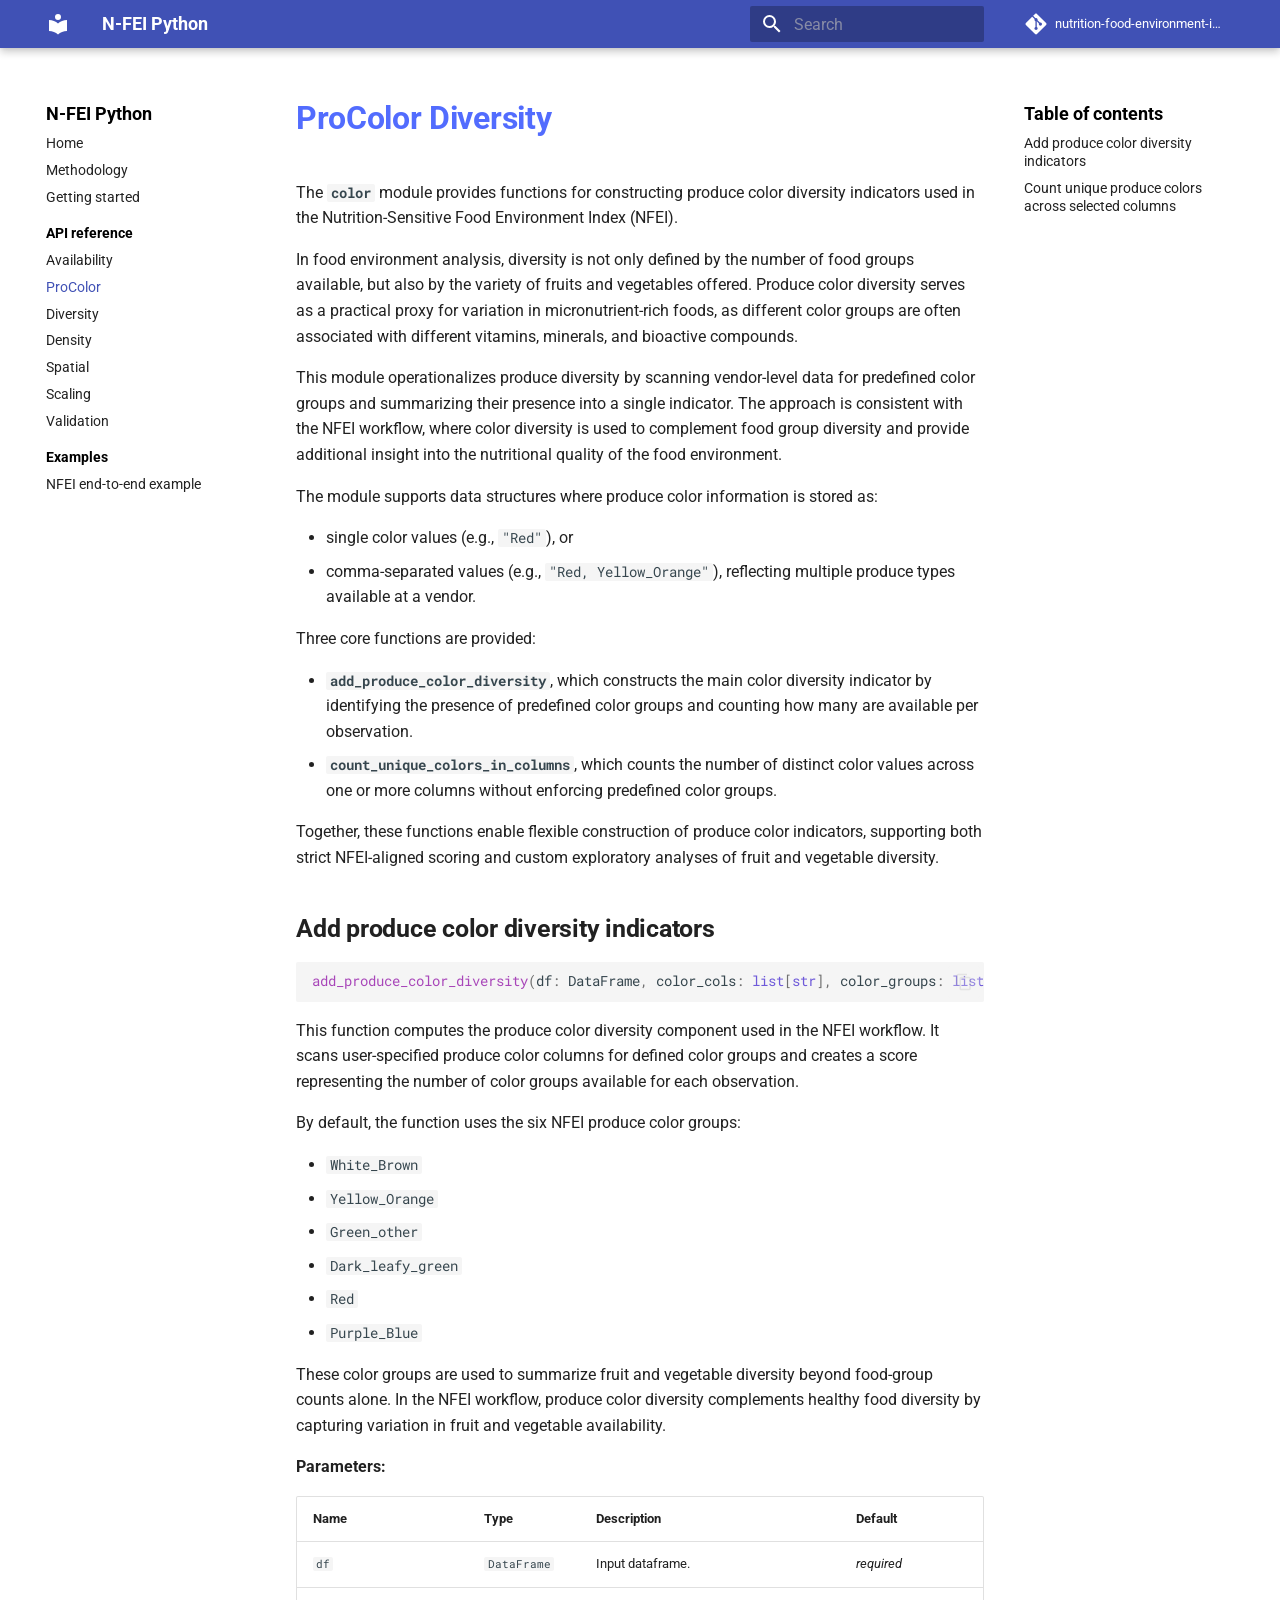
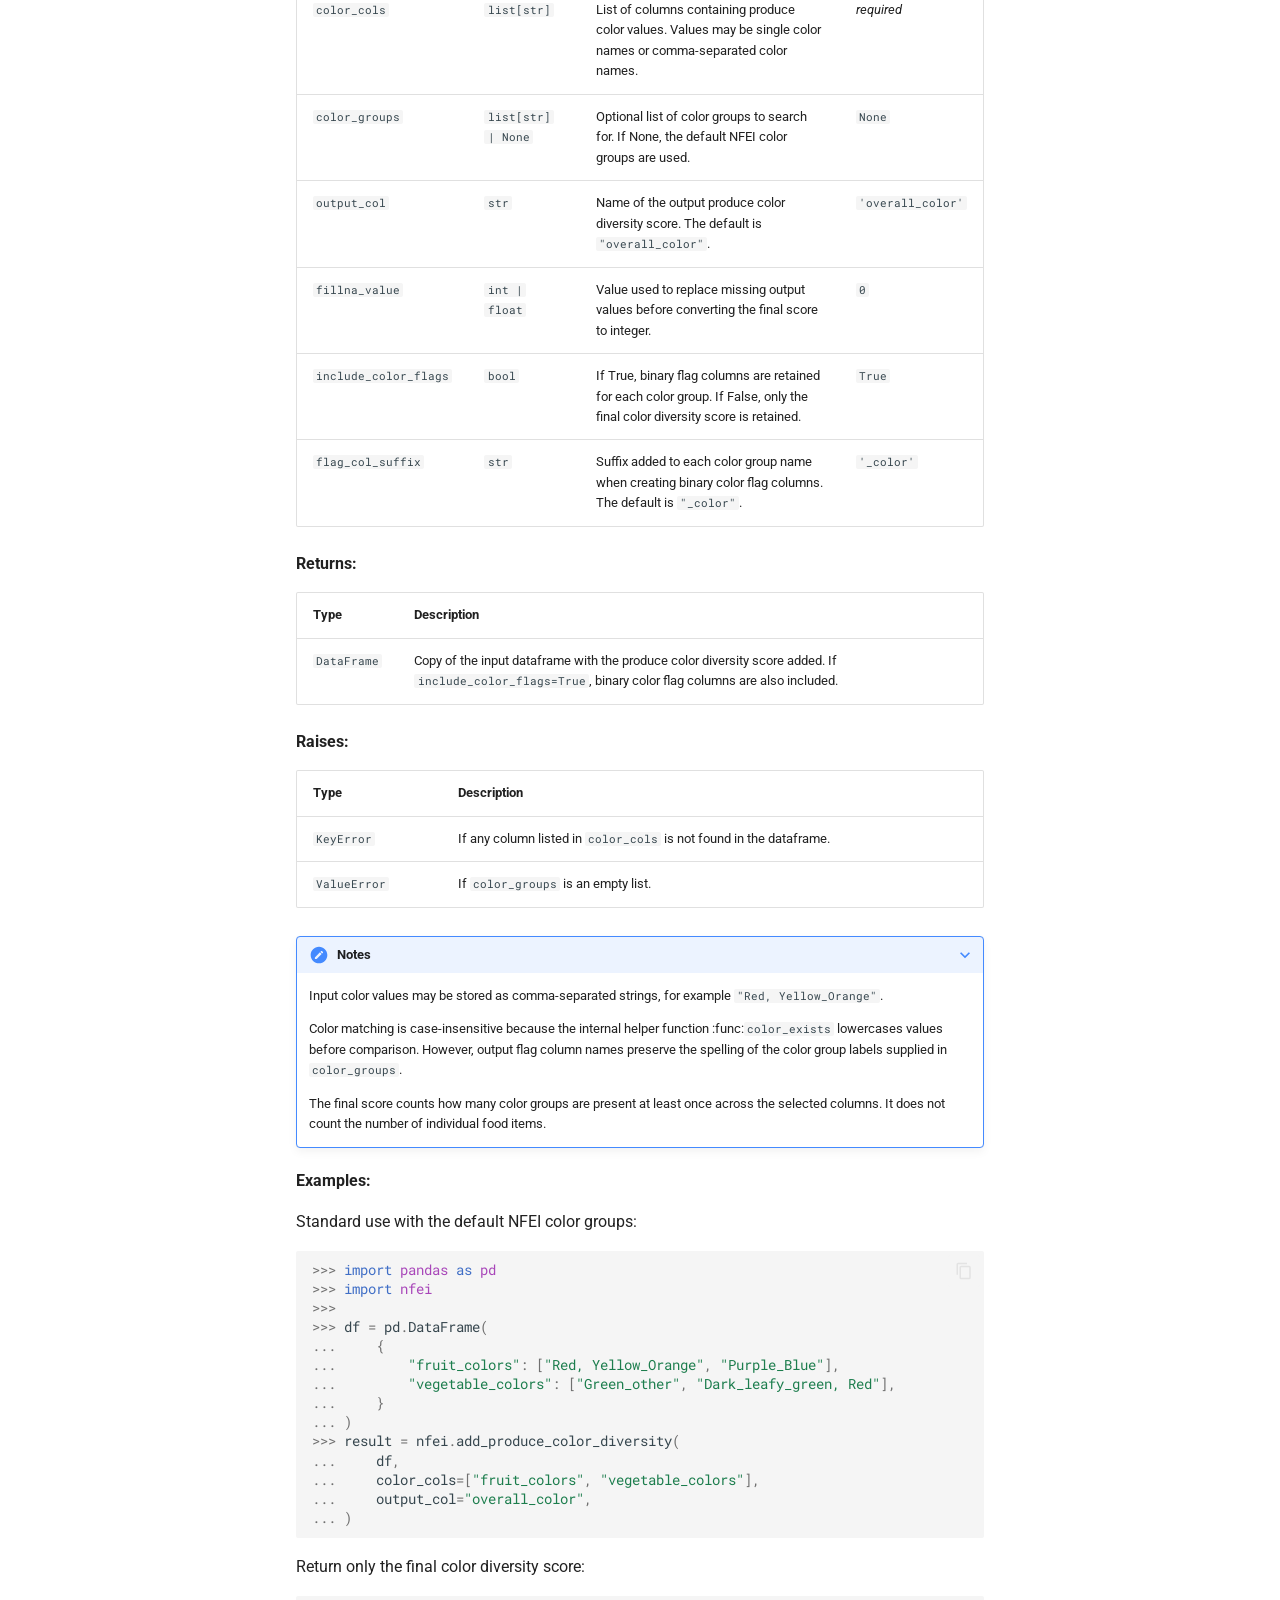
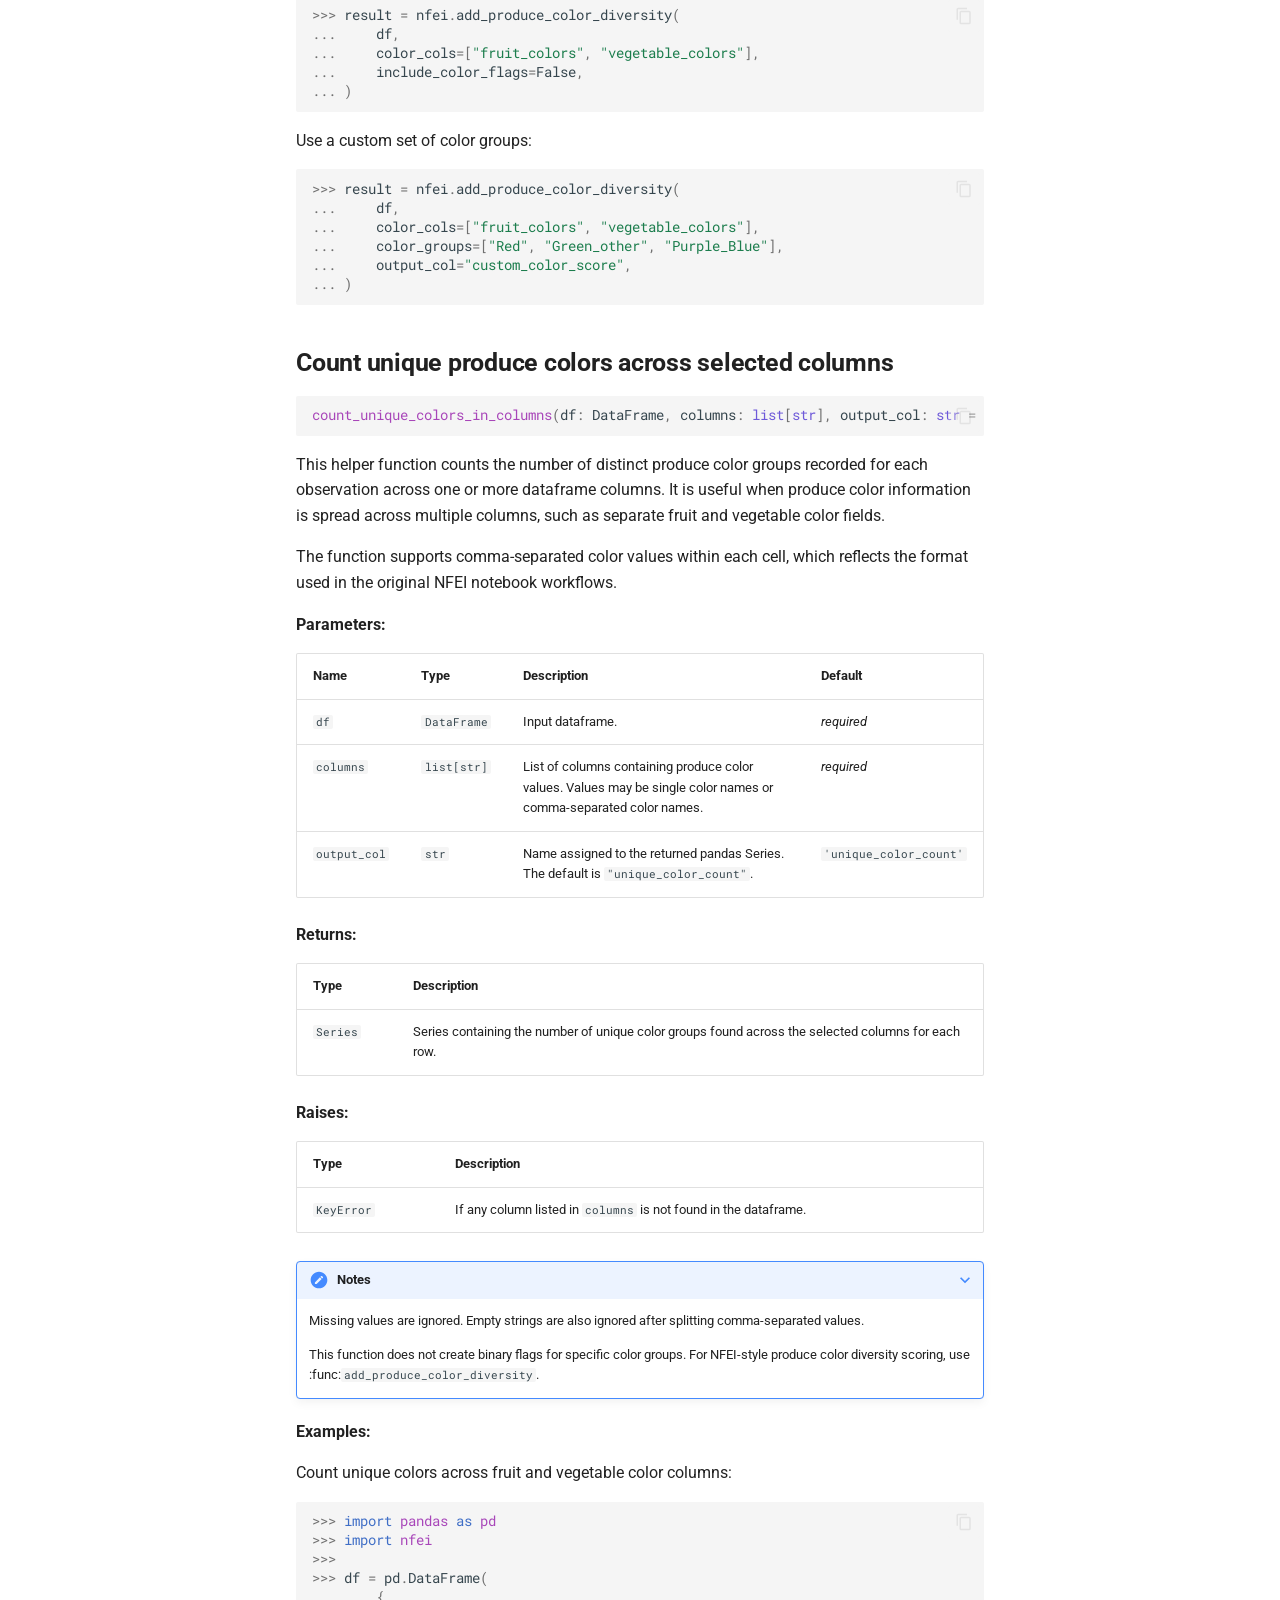
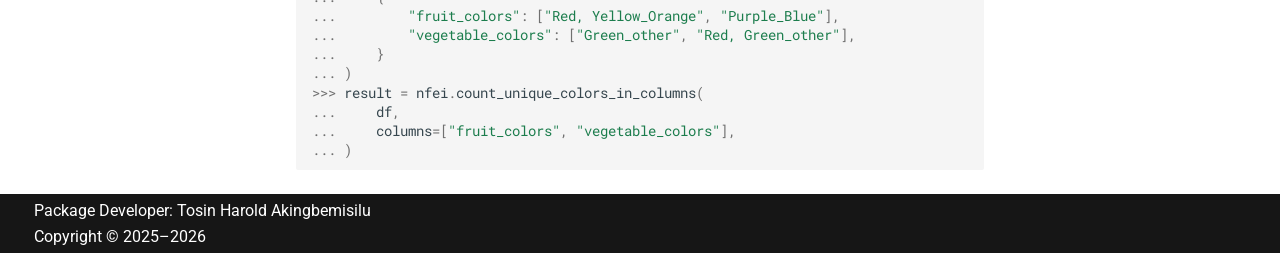
<file: api/color/index.html>
<!doctype html>
<html lang="en" class="no-js">
  <head>
    
      <meta charset="utf-8">
      <meta name="viewport" content="width=device-width,initial-scale=1">
      
        <meta name="description" content="Nutrition-Sensitive Food Environment Index utilities for Python">
      
      
      
        <link rel="canonical" href="https://tosmartak.github.io/nfei/api/color/">
      
      
        <link rel="prev" href="../availability/">
      
      
        <link rel="next" href="../diversity/">
      
      
        
      
      
      <link rel="icon" href="../../assets/images/favicon.png">
      <meta name="generator" content="mkdocs-1.6.1, mkdocs-material-9.7.6">
    
    
      
        <title>ProColor - N-FEI Python</title>
      
    
    
      <link rel="stylesheet" href="../../assets/stylesheets/main.484c7ddc.min.css">
      
      


    
    
      
    
    
      
        
        
        <link rel="preconnect" href="https://fonts.gstatic.com" crossorigin>
        <link rel="stylesheet" href="https://fonts.googleapis.com/css?family=Roboto:300,300i,400,400i,700,700i%7CRoboto+Mono:400,400i,700,700i&display=fallback">
        <style>:root{--md-text-font:"Roboto";--md-code-font:"Roboto Mono"}</style>
      
    
    
      <link rel="stylesheet" href="../../assets/_mkdocstrings.css">
    
      <link rel="stylesheet" href="../../stylesheets/extra.css">
    
    <script>__md_scope=new URL("../..",location),__md_hash=e=>[...e].reduce(((e,_)=>(e<<5)-e+_.charCodeAt(0)),0),__md_get=(e,_=localStorage,t=__md_scope)=>JSON.parse(_.getItem(t.pathname+"."+e)),__md_set=(e,_,t=localStorage,a=__md_scope)=>{try{t.setItem(a.pathname+"."+e,JSON.stringify(_))}catch(e){}}</script>
    
      

    
    
  </head>
  
  
    <body dir="ltr">
  
    
    <input class="md-toggle" data-md-toggle="drawer" type="checkbox" id="__drawer" autocomplete="off">
    <input class="md-toggle" data-md-toggle="search" type="checkbox" id="__search" autocomplete="off">
    <label class="md-overlay" for="__drawer"></label>
    <div data-md-component="skip">
      
        
        <a href="#procolor-diversity" class="md-skip">
          Skip to content
        </a>
      
    </div>
    <div data-md-component="announce">
      
    </div>
    
    
      

  

<header class="md-header md-header--shadow" data-md-component="header">
  <nav class="md-header__inner md-grid" aria-label="Header">
    <a href="../.." title="N-FEI Python" class="md-header__button md-logo" aria-label="N-FEI Python" data-md-component="logo">
      
  
  <svg xmlns="http://www.w3.org/2000/svg" viewBox="0 0 24 24"><path d="M12 8a3 3 0 0 0 3-3 3 3 0 0 0-3-3 3 3 0 0 0-3 3 3 3 0 0 0 3 3m0 3.54C9.64 9.35 6.5 8 3 8v11c3.5 0 6.64 1.35 9 3.54 2.36-2.19 5.5-3.54 9-3.54V8c-3.5 0-6.64 1.35-9 3.54"/></svg>

    </a>
    <label class="md-header__button md-icon" for="__drawer">
      
      <svg xmlns="http://www.w3.org/2000/svg" viewBox="0 0 24 24"><path d="M3 6h18v2H3zm0 5h18v2H3zm0 5h18v2H3z"/></svg>
    </label>
    <div class="md-header__title" data-md-component="header-title">
      <div class="md-header__ellipsis">
        <div class="md-header__topic">
          <span class="md-ellipsis">
            N-FEI Python
          </span>
        </div>
        <div class="md-header__topic" data-md-component="header-topic">
          <span class="md-ellipsis">
            
              ProColor
            
          </span>
        </div>
      </div>
    </div>
    
    
      <script>var palette=__md_get("__palette");if(palette&&palette.color){if("(prefers-color-scheme)"===palette.color.media){var media=matchMedia("(prefers-color-scheme: light)"),input=document.querySelector(media.matches?"[data-md-color-media='(prefers-color-scheme: light)']":"[data-md-color-media='(prefers-color-scheme: dark)']");palette.color.media=input.getAttribute("data-md-color-media"),palette.color.scheme=input.getAttribute("data-md-color-scheme"),palette.color.primary=input.getAttribute("data-md-color-primary"),palette.color.accent=input.getAttribute("data-md-color-accent")}for(var[key,value]of Object.entries(palette.color))document.body.setAttribute("data-md-color-"+key,value)}</script>
    
    
    
      
      
        <label class="md-header__button md-icon" for="__search">
          
          <svg xmlns="http://www.w3.org/2000/svg" viewBox="0 0 24 24"><path d="M9.5 3A6.5 6.5 0 0 1 16 9.5c0 1.61-.59 3.09-1.56 4.23l.27.27h.79l5 5-1.5 1.5-5-5v-.79l-.27-.27A6.52 6.52 0 0 1 9.5 16 6.5 6.5 0 0 1 3 9.5 6.5 6.5 0 0 1 9.5 3m0 2C7 5 5 7 5 9.5S7 14 9.5 14 14 12 14 9.5 12 5 9.5 5"/></svg>
        </label>
        <div class="md-search" data-md-component="search" role="dialog">
  <label class="md-search__overlay" for="__search"></label>
  <div class="md-search__inner" role="search">
    <form class="md-search__form" name="search">
      <input type="text" class="md-search__input" name="query" aria-label="Search" placeholder="Search" autocapitalize="off" autocorrect="off" autocomplete="off" spellcheck="false" data-md-component="search-query" required>
      <label class="md-search__icon md-icon" for="__search">
        
        <svg xmlns="http://www.w3.org/2000/svg" viewBox="0 0 24 24"><path d="M9.5 3A6.5 6.5 0 0 1 16 9.5c0 1.61-.59 3.09-1.56 4.23l.27.27h.79l5 5-1.5 1.5-5-5v-.79l-.27-.27A6.52 6.52 0 0 1 9.5 16 6.5 6.5 0 0 1 3 9.5 6.5 6.5 0 0 1 9.5 3m0 2C7 5 5 7 5 9.5S7 14 9.5 14 14 12 14 9.5 12 5 9.5 5"/></svg>
        
        <svg xmlns="http://www.w3.org/2000/svg" viewBox="0 0 24 24"><path d="M20 11v2H8l5.5 5.5-1.42 1.42L4.16 12l7.92-7.92L13.5 5.5 8 11z"/></svg>
      </label>
      <nav class="md-search__options" aria-label="Search">
        
        <button type="reset" class="md-search__icon md-icon" title="Clear" aria-label="Clear" tabindex="-1">
          
          <svg xmlns="http://www.w3.org/2000/svg" viewBox="0 0 24 24"><path d="M19 6.41 17.59 5 12 10.59 6.41 5 5 6.41 10.59 12 5 17.59 6.41 19 12 13.41 17.59 19 19 17.59 13.41 12z"/></svg>
        </button>
      </nav>
      
        <div class="md-search__suggest" data-md-component="search-suggest"></div>
      
    </form>
    <div class="md-search__output">
      <div class="md-search__scrollwrap" tabindex="0" data-md-scrollfix>
        <div class="md-search-result" data-md-component="search-result">
          <div class="md-search-result__meta">
            Initializing search
          </div>
          <ol class="md-search-result__list" role="presentation"></ol>
        </div>
      </div>
    </div>
  </div>
</div>
      
    
    
      <div class="md-header__source">
        <a href="https://github.com/tosmartak/nutrition-food-environment-index" title="Go to repository" class="md-source" data-md-component="source">
  <div class="md-source__icon md-icon">
    
    <svg xmlns="http://www.w3.org/2000/svg" viewBox="0 0 448 512"><!--! Font Awesome Free 7.1.0 by @fontawesome - https://fontawesome.com License - https://fontawesome.com/license/free (Icons: CC BY 4.0, Fonts: SIL OFL 1.1, Code: MIT License) Copyright 2025 Fonticons, Inc.--><path d="M439.6 236.1 244 40.5c-5.4-5.5-12.8-8.5-20.4-8.5s-15 3-20.4 8.4L162.5 81l51.5 51.5c27.1-9.1 52.7 16.8 43.4 43.7l49.7 49.7c34.2-11.8 61.2 31 35.5 56.7-26.5 26.5-70.2-2.9-56-37.3L240.3 199v121.9c25.3 12.5 22.3 41.8 9.1 55-6.4 6.4-15.2 10.1-24.3 10.1s-17.8-3.6-24.3-10.1c-17.6-17.6-11.1-46.9 11.2-56v-123c-20.8-8.5-24.6-30.7-18.6-45L142.6 101 8.5 235.1C3 240.6 0 247.9 0 255.5s3 15 8.5 20.4l195.6 195.7c5.4 5.4 12.7 8.4 20.4 8.4s15-3 20.4-8.4l194.7-194.7c5.4-5.4 8.4-12.8 8.4-20.4s-3-15-8.4-20.4"/></svg>
  </div>
  <div class="md-source__repository">
    nutrition-food-environment-index
  </div>
</a>
      </div>
    
  </nav>
  
</header>
    
    <div class="md-container" data-md-component="container">
      
      
        
          
        
      
      <main class="md-main" data-md-component="main">
        <div class="md-main__inner md-grid">
          
            
              
              <div class="md-sidebar md-sidebar--primary" data-md-component="sidebar" data-md-type="navigation" >
                <div class="md-sidebar__scrollwrap">
                  <div class="md-sidebar__inner">
                    



<nav class="md-nav md-nav--primary" aria-label="Navigation" data-md-level="0">
  <label class="md-nav__title" for="__drawer">
    <a href="../.." title="N-FEI Python" class="md-nav__button md-logo" aria-label="N-FEI Python" data-md-component="logo">
      
  
  <svg xmlns="http://www.w3.org/2000/svg" viewBox="0 0 24 24"><path d="M12 8a3 3 0 0 0 3-3 3 3 0 0 0-3-3 3 3 0 0 0-3 3 3 3 0 0 0 3 3m0 3.54C9.64 9.35 6.5 8 3 8v11c3.5 0 6.64 1.35 9 3.54 2.36-2.19 5.5-3.54 9-3.54V8c-3.5 0-6.64 1.35-9 3.54"/></svg>

    </a>
    N-FEI Python
  </label>
  
    <div class="md-nav__source">
      <a href="https://github.com/tosmartak/nutrition-food-environment-index" title="Go to repository" class="md-source" data-md-component="source">
  <div class="md-source__icon md-icon">
    
    <svg xmlns="http://www.w3.org/2000/svg" viewBox="0 0 448 512"><!--! Font Awesome Free 7.1.0 by @fontawesome - https://fontawesome.com License - https://fontawesome.com/license/free (Icons: CC BY 4.0, Fonts: SIL OFL 1.1, Code: MIT License) Copyright 2025 Fonticons, Inc.--><path d="M439.6 236.1 244 40.5c-5.4-5.5-12.8-8.5-20.4-8.5s-15 3-20.4 8.4L162.5 81l51.5 51.5c27.1-9.1 52.7 16.8 43.4 43.7l49.7 49.7c34.2-11.8 61.2 31 35.5 56.7-26.5 26.5-70.2-2.9-56-37.3L240.3 199v121.9c25.3 12.5 22.3 41.8 9.1 55-6.4 6.4-15.2 10.1-24.3 10.1s-17.8-3.6-24.3-10.1c-17.6-17.6-11.1-46.9 11.2-56v-123c-20.8-8.5-24.6-30.7-18.6-45L142.6 101 8.5 235.1C3 240.6 0 247.9 0 255.5s3 15 8.5 20.4l195.6 195.7c5.4 5.4 12.7 8.4 20.4 8.4s15-3 20.4-8.4l194.7-194.7c5.4-5.4 8.4-12.8 8.4-20.4s-3-15-8.4-20.4"/></svg>
  </div>
  <div class="md-source__repository">
    nutrition-food-environment-index
  </div>
</a>
    </div>
  
  <ul class="md-nav__list" data-md-scrollfix>
    
      
      
  
  
  
  
    <li class="md-nav__item">
      <a href="../.." class="md-nav__link">
        
  
  
  <span class="md-ellipsis">
    
  
    Home
  

    
  </span>
  
  

      </a>
    </li>
  

    
      
      
  
  
  
  
    <li class="md-nav__item">
      <a href="../../methodology/" class="md-nav__link">
        
  
  
  <span class="md-ellipsis">
    
  
    Methodology
  

    
  </span>
  
  

      </a>
    </li>
  

    
      
      
  
  
  
  
    <li class="md-nav__item">
      <a href="../../getting-started/" class="md-nav__link">
        
  
  
  <span class="md-ellipsis">
    
  
    Getting started
  

    
  </span>
  
  

      </a>
    </li>
  

    
      
      
  
  
    
  
  
  
    
    
    
    
      
        
        
      
    
    
    <li class="md-nav__item md-nav__item--active md-nav__item--section md-nav__item--nested">
      
        
        
        <input class="md-nav__toggle md-toggle " type="checkbox" id="__nav_4" checked>
        
          
          <label class="md-nav__link" for="__nav_4" id="__nav_4_label" tabindex="">
            
  
  
  <span class="md-ellipsis">
    
  
    API reference
  

    
  </span>
  
  

            <span class="md-nav__icon md-icon"></span>
          </label>
        
        <nav class="md-nav" data-md-level="1" aria-labelledby="__nav_4_label" aria-expanded="true">
          <label class="md-nav__title" for="__nav_4">
            <span class="md-nav__icon md-icon"></span>
            
  
    API reference
  

          </label>
          <ul class="md-nav__list" data-md-scrollfix>
            
              
                
  
  
  
  
    <li class="md-nav__item">
      <a href="../availability/" class="md-nav__link">
        
  
  
  <span class="md-ellipsis">
    
  
    Availability
  

    
  </span>
  
  

      </a>
    </li>
  

              
            
              
                
  
  
    
  
  
  
    <li class="md-nav__item md-nav__item--active">
      
      <input class="md-nav__toggle md-toggle" type="checkbox" id="__toc">
      
      
        
      
      
        <label class="md-nav__link md-nav__link--active" for="__toc">
          
  
  
  <span class="md-ellipsis">
    
  
    ProColor
  

    
  </span>
  
  

          <span class="md-nav__icon md-icon"></span>
        </label>
      
      <a href="./" class="md-nav__link md-nav__link--active">
        
  
  
  <span class="md-ellipsis">
    
  
    ProColor
  

    
  </span>
  
  

      </a>
      
        

<nav class="md-nav md-nav--secondary" aria-label="Table of contents">
  
  
  
    
  
  
    <label class="md-nav__title" for="__toc">
      <span class="md-nav__icon md-icon"></span>
      Table of contents
    </label>
    <ul class="md-nav__list" data-md-component="toc" data-md-scrollfix>
      
        <li class="md-nav__item">
  <a href="#nfei.color.add_produce_color_diversity" class="md-nav__link">
    <span class="md-ellipsis">
      
        Add produce color diversity indicators
      
    </span>
  </a>
  
</li>
      
        <li class="md-nav__item">
  <a href="#nfei.color.count_unique_colors_in_columns" class="md-nav__link">
    <span class="md-ellipsis">
      
        Count unique produce colors across selected columns
      
    </span>
  </a>
  
</li>
      
    </ul>
  
</nav>
      
    </li>
  

              
            
              
                
  
  
  
  
    <li class="md-nav__item">
      <a href="../diversity/" class="md-nav__link">
        
  
  
  <span class="md-ellipsis">
    
  
    Diversity
  

    
  </span>
  
  

      </a>
    </li>
  

              
            
              
                
  
  
  
  
    <li class="md-nav__item">
      <a href="../density/" class="md-nav__link">
        
  
  
  <span class="md-ellipsis">
    
  
    Density
  

    
  </span>
  
  

      </a>
    </li>
  

              
            
              
                
  
  
  
  
    <li class="md-nav__item">
      <a href="../spatial/" class="md-nav__link">
        
  
  
  <span class="md-ellipsis">
    
  
    Spatial
  

    
  </span>
  
  

      </a>
    </li>
  

              
            
              
                
  
  
  
  
    <li class="md-nav__item">
      <a href="../scaling/" class="md-nav__link">
        
  
  
  <span class="md-ellipsis">
    
  
    Scaling
  

    
  </span>
  
  

      </a>
    </li>
  

              
            
              
                
  
  
  
  
    <li class="md-nav__item">
      <a href="../validation/" class="md-nav__link">
        
  
  
  <span class="md-ellipsis">
    
  
    Validation
  

    
  </span>
  
  

      </a>
    </li>
  

              
            
          </ul>
        </nav>
      
    </li>
  

    
      
      
  
  
  
  
    
    
    
    
      
        
        
      
    
    
    <li class="md-nav__item md-nav__item--section md-nav__item--nested">
      
        
        
          
        
        <input class="md-nav__toggle md-toggle md-toggle--indeterminate" type="checkbox" id="__nav_5" >
        
          
          <label class="md-nav__link" for="__nav_5" id="__nav_5_label" tabindex="">
            
  
  
  <span class="md-ellipsis">
    
  
    Examples
  

    
  </span>
  
  

            <span class="md-nav__icon md-icon"></span>
          </label>
        
        <nav class="md-nav" data-md-level="1" aria-labelledby="__nav_5_label" aria-expanded="false">
          <label class="md-nav__title" for="__nav_5">
            <span class="md-nav__icon md-icon"></span>
            
  
    Examples
  

          </label>
          <ul class="md-nav__list" data-md-scrollfix>
            
              
                
  
  
  
  
    <li class="md-nav__item">
      <a href="../../examples/nfei_end_to_end_example/" class="md-nav__link">
        
  
  
  <span class="md-ellipsis">
    
  
    NFEI end-to-end example
  

    
  </span>
  
  

      </a>
    </li>
  

              
            
          </ul>
        </nav>
      
    </li>
  

    
  </ul>
</nav>
                  </div>
                </div>
              </div>
            
            
              
              <div class="md-sidebar md-sidebar--secondary" data-md-component="sidebar" data-md-type="toc" >
                <div class="md-sidebar__scrollwrap">
                  <div class="md-sidebar__inner">
                    

<nav class="md-nav md-nav--secondary" aria-label="Table of contents">
  
  
  
    
  
  
    <label class="md-nav__title" for="__toc">
      <span class="md-nav__icon md-icon"></span>
      Table of contents
    </label>
    <ul class="md-nav__list" data-md-component="toc" data-md-scrollfix>
      
        <li class="md-nav__item">
  <a href="#nfei.color.add_produce_color_diversity" class="md-nav__link">
    <span class="md-ellipsis">
      
        Add produce color diversity indicators
      
    </span>
  </a>
  
</li>
      
        <li class="md-nav__item">
  <a href="#nfei.color.count_unique_colors_in_columns" class="md-nav__link">
    <span class="md-ellipsis">
      
        Count unique produce colors across selected columns
      
    </span>
  </a>
  
</li>
      
    </ul>
  
</nav>
                  </div>
                </div>
              </div>
            
          
          
            <div class="md-content" data-md-component="content">
              
              <article class="md-content__inner md-typeset">
                
                  


  
  


<h1 id="procolor-diversity">ProColor Diversity</h1>
<p>The <strong><code>color</code></strong> module provides functions for constructing produce color diversity
indicators used in the Nutrition-Sensitive Food Environment Index (NFEI).</p>
<p>In food environment analysis, diversity is not only defined by the number of
food groups available, but also by the variety of fruits and vegetables offered.
Produce color diversity serves as a practical proxy for variation in
micronutrient-rich foods, as different color groups are often associated with
different vitamins, minerals, and bioactive compounds.</p>
<p>This module operationalizes produce diversity by scanning vendor-level data for
predefined color groups and summarizing their presence into a single indicator.
The approach is consistent with the NFEI workflow, where color diversity is used
to complement food group diversity and provide additional insight into the
nutritional quality of the food environment.</p>
<p>The module supports data structures where produce color information is stored as:</p>
<ul>
<li>single color values (e.g., <code>"Red"</code>), or  </li>
<li>comma-separated values (e.g., <code>"Red, Yellow_Orange"</code>), reflecting multiple
  produce types available at a vendor.</li>
</ul>
<p>Three core functions are provided:</p>
<ul>
<li><strong><code>add_produce_color_diversity</code></strong>, which constructs the main color diversity
  indicator by identifying the presence of predefined color groups and counting
  how many are available per observation.</li>
<li><strong><code>count_unique_colors_in_columns</code></strong>, which counts the number of distinct color
  values across one or more columns without enforcing predefined color groups.</li>
</ul>
<p>Together, these functions enable flexible construction of produce color
indicators, supporting both strict NFEI-aligned scoring and custom exploratory
analyses of fruit and vegetable diversity.</p>


<div class="doc doc-object doc-function">


<h2 id="nfei.color.add_produce_color_diversity" class="doc doc-heading">
            Add produce color diversity indicators


</h2>
<div class="doc-signature highlight"><pre><span></span><code><span class="nf">add_produce_color_diversity</span><span class="p">(</span><span class="n">df</span><span class="p">:</span> <span class="n">DataFrame</span><span class="p">,</span> <span class="n">color_cols</span><span class="p">:</span> <span class="nb">list</span><span class="p">[</span><span class="nb">str</span><span class="p">],</span> <span class="n">color_groups</span><span class="p">:</span> <span class="nb">list</span><span class="p">[</span><span class="nb">str</span><span class="p">]</span> <span class="o">|</span> <span class="kc">None</span> <span class="o">=</span> <span class="kc">None</span><span class="p">,</span> <span class="n">output_col</span><span class="p">:</span> <span class="nb">str</span> <span class="o">=</span> <span class="s1">&#39;overall_color&#39;</span><span class="p">,</span> <span class="n">fillna_value</span><span class="p">:</span> <span class="nb">int</span> <span class="o">|</span> <span class="nb">float</span> <span class="o">=</span> <span class="mi">0</span><span class="p">,</span> <span class="n">include_color_flags</span><span class="p">:</span> <span class="nb">bool</span> <span class="o">=</span> <span class="kc">True</span><span class="p">,</span> <span class="n">flag_col_suffix</span><span class="p">:</span> <span class="nb">str</span> <span class="o">=</span> <span class="s1">&#39;_color&#39;</span><span class="p">)</span> <span class="o">-&gt;</span> <span class="n">pd</span><span class="o">.</span><span class="n">DataFrame</span>
</code></pre></div>

    <div class="doc doc-contents first">

        <p>This function computes the produce color diversity component used in the
NFEI workflow. It scans user-specified produce color columns for defined
color groups and creates a score representing the number of color groups
available for each observation.</p>
<p>By default, the function uses the six NFEI produce color groups:</p>
<ul>
<li><code>White_Brown</code></li>
<li><code>Yellow_Orange</code></li>
<li><code>Green_other</code></li>
<li><code>Dark_leafy_green</code></li>
<li><code>Red</code></li>
<li><code>Purple_Blue</code></li>
</ul>
<p>These color groups are used to summarize fruit and vegetable diversity
beyond food-group counts alone. In the NFEI workflow, produce color
diversity complements healthy food diversity by capturing variation in
fruit and vegetable availability.</p>


<p><span class="doc-section-title">Parameters:</span></p>
    <table>
      <thead>
        <tr>
          <th>Name</th>
          <th>Type</th>
          <th>Description</th>
          <th>Default</th>
        </tr>
      </thead>
      <tbody>
          <tr class="doc-section-item">
            <td>
                <code>df</code>
            </td>
            <td>
                  <code><span title="pandas.DataFrame">DataFrame</span></code>
            </td>
            <td>
              <div class="doc-md-description">
                <p>Input dataframe.</p>
              </div>
            </td>
            <td>
                <em>required</em>
            </td>
          </tr>
          <tr class="doc-section-item">
            <td>
                <code>color_cols</code>
            </td>
            <td>
                  <code><span title="list">list</span>[<span title="str">str</span>]</code>
            </td>
            <td>
              <div class="doc-md-description">
                <p>List of columns containing produce color values. Values may be single
color names or comma-separated color names.</p>
              </div>
            </td>
            <td>
                <em>required</em>
            </td>
          </tr>
          <tr class="doc-section-item">
            <td>
                <code>color_groups</code>
            </td>
            <td>
                  <code><span title="list">list</span>[<span title="str">str</span>] | None</code>
            </td>
            <td>
              <div class="doc-md-description">
                <p>Optional list of color groups to search for. If None, the default NFEI
color groups are used.</p>
              </div>
            </td>
            <td>
                  <code>None</code>
            </td>
          </tr>
          <tr class="doc-section-item">
            <td>
                <code>output_col</code>
            </td>
            <td>
                  <code><span title="str">str</span></code>
            </td>
            <td>
              <div class="doc-md-description">
                <p>Name of the output produce color diversity score. The default is
<code>"overall_color"</code>.</p>
              </div>
            </td>
            <td>
                  <code>&#39;overall_color&#39;</code>
            </td>
          </tr>
          <tr class="doc-section-item">
            <td>
                <code>fillna_value</code>
            </td>
            <td>
                  <code><span title="int">int</span> | <span title="float">float</span></code>
            </td>
            <td>
              <div class="doc-md-description">
                <p>Value used to replace missing output values before converting the final
score to integer.</p>
              </div>
            </td>
            <td>
                  <code>0</code>
            </td>
          </tr>
          <tr class="doc-section-item">
            <td>
                <code>include_color_flags</code>
            </td>
            <td>
                  <code><span title="bool">bool</span></code>
            </td>
            <td>
              <div class="doc-md-description">
                <p>If True, binary flag columns are retained for each color group. If
False, only the final color diversity score is retained.</p>
              </div>
            </td>
            <td>
                  <code>True</code>
            </td>
          </tr>
          <tr class="doc-section-item">
            <td>
                <code>flag_col_suffix</code>
            </td>
            <td>
                  <code><span title="str">str</span></code>
            </td>
            <td>
              <div class="doc-md-description">
                <p>Suffix added to each color group name when creating binary color flag
columns. The default is <code>"_color"</code>.</p>
              </div>
            </td>
            <td>
                  <code>&#39;_color&#39;</code>
            </td>
          </tr>
      </tbody>
    </table>


    <p><span class="doc-section-title">Returns:</span></p>
    <table>
      <thead>
        <tr>
          <th>Type</th>
          <th>Description</th>
        </tr>
      </thead>
      <tbody>
          <tr class="doc-section-item">
            <td>
                  <code><span title="pandas.DataFrame">DataFrame</span></code>
            </td>
            <td>
              <div class="doc-md-description">
                <p>Copy of the input dataframe with the produce color diversity score
added. If <code>include_color_flags=True</code>, binary color flag columns are
also included.</p>
              </div>
            </td>
          </tr>
      </tbody>
    </table>


<p><span class="doc-section-title">Raises:</span></p>
    <table>
      <thead>
        <tr>
          <th>Type</th>
          <th>Description</th>
        </tr>
      </thead>
      <tbody>
          <tr class="doc-section-item">
            <td>
                  <code><span title="KeyError">KeyError</span></code>
            </td>
            <td>
              <div class="doc-md-description">
                <p>If any column listed in <code>color_cols</code> is not found in the dataframe.</p>
              </div>
            </td>
          </tr>
          <tr class="doc-section-item">
            <td>
                  <code><span title="ValueError">ValueError</span></code>
            </td>
            <td>
              <div class="doc-md-description">
                <p>If <code>color_groups</code> is an empty list.</p>
              </div>
            </td>
          </tr>
      </tbody>
    </table>


<details class="note" open>
  <summary>Notes</summary>
  <p>Input color values may be stored as comma-separated strings, for example
<code>"Red, Yellow_Orange"</code>.</p>
<p>Color matching is case-insensitive because the internal helper function
:func:<code>color_exists</code> lowercases values before comparison. However, output
flag column names preserve the spelling of the color group labels supplied
in <code>color_groups</code>.</p>
<p>The final score counts how many color groups are present at least once
across the selected columns. It does not count the number of individual food
items.</p>
</details>

<p><span class="doc-section-title">Examples:</span></p>
    <p>Standard use with the default NFEI color groups:</p>
    <div class="highlight"><pre><span></span><code><span class="gp">&gt;&gt;&gt; </span><span class="kn">import</span><span class="w"> </span><span class="nn">pandas</span><span class="w"> </span><span class="k">as</span><span class="w"> </span><span class="nn">pd</span>
<span class="gp">&gt;&gt;&gt; </span><span class="kn">import</span><span class="w"> </span><span class="nn">nfei</span>
<span class="gp">&gt;&gt;&gt;</span>
<span class="gp">&gt;&gt;&gt; </span><span class="n">df</span> <span class="o">=</span> <span class="n">pd</span><span class="o">.</span><span class="n">DataFrame</span><span class="p">(</span>
<span class="gp">... </span>    <span class="p">{</span>
<span class="gp">... </span>        <span class="s2">&quot;fruit_colors&quot;</span><span class="p">:</span> <span class="p">[</span><span class="s2">&quot;Red, Yellow_Orange&quot;</span><span class="p">,</span> <span class="s2">&quot;Purple_Blue&quot;</span><span class="p">],</span>
<span class="gp">... </span>        <span class="s2">&quot;vegetable_colors&quot;</span><span class="p">:</span> <span class="p">[</span><span class="s2">&quot;Green_other&quot;</span><span class="p">,</span> <span class="s2">&quot;Dark_leafy_green, Red&quot;</span><span class="p">],</span>
<span class="gp">... </span>    <span class="p">}</span>
<span class="gp">... </span><span class="p">)</span>
<span class="gp">&gt;&gt;&gt; </span><span class="n">result</span> <span class="o">=</span> <span class="n">nfei</span><span class="o">.</span><span class="n">add_produce_color_diversity</span><span class="p">(</span>
<span class="gp">... </span>    <span class="n">df</span><span class="p">,</span>
<span class="gp">... </span>    <span class="n">color_cols</span><span class="o">=</span><span class="p">[</span><span class="s2">&quot;fruit_colors&quot;</span><span class="p">,</span> <span class="s2">&quot;vegetable_colors&quot;</span><span class="p">],</span>
<span class="gp">... </span>    <span class="n">output_col</span><span class="o">=</span><span class="s2">&quot;overall_color&quot;</span><span class="p">,</span>
<span class="gp">... </span><span class="p">)</span>
</code></pre></div>
    <p>Return only the final color diversity score:</p>
    <div class="highlight"><pre><span></span><code><span class="gp">&gt;&gt;&gt; </span><span class="n">result</span> <span class="o">=</span> <span class="n">nfei</span><span class="o">.</span><span class="n">add_produce_color_diversity</span><span class="p">(</span>
<span class="gp">... </span>    <span class="n">df</span><span class="p">,</span>
<span class="gp">... </span>    <span class="n">color_cols</span><span class="o">=</span><span class="p">[</span><span class="s2">&quot;fruit_colors&quot;</span><span class="p">,</span> <span class="s2">&quot;vegetable_colors&quot;</span><span class="p">],</span>
<span class="gp">... </span>    <span class="n">include_color_flags</span><span class="o">=</span><span class="kc">False</span><span class="p">,</span>
<span class="gp">... </span><span class="p">)</span>
</code></pre></div>
    <p>Use a custom set of color groups:</p>
    <div class="highlight"><pre><span></span><code><span class="gp">&gt;&gt;&gt; </span><span class="n">result</span> <span class="o">=</span> <span class="n">nfei</span><span class="o">.</span><span class="n">add_produce_color_diversity</span><span class="p">(</span>
<span class="gp">... </span>    <span class="n">df</span><span class="p">,</span>
<span class="gp">... </span>    <span class="n">color_cols</span><span class="o">=</span><span class="p">[</span><span class="s2">&quot;fruit_colors&quot;</span><span class="p">,</span> <span class="s2">&quot;vegetable_colors&quot;</span><span class="p">],</span>
<span class="gp">... </span>    <span class="n">color_groups</span><span class="o">=</span><span class="p">[</span><span class="s2">&quot;Red&quot;</span><span class="p">,</span> <span class="s2">&quot;Green_other&quot;</span><span class="p">,</span> <span class="s2">&quot;Purple_Blue&quot;</span><span class="p">],</span>
<span class="gp">... </span>    <span class="n">output_col</span><span class="o">=</span><span class="s2">&quot;custom_color_score&quot;</span><span class="p">,</span>
<span class="gp">... </span><span class="p">)</span>
</code></pre></div>


    </div>

</div>

<div class="doc doc-object doc-function">


<h2 id="nfei.color.count_unique_colors_in_columns" class="doc doc-heading">
            Count unique produce colors across selected columns


</h2>
<div class="doc-signature highlight"><pre><span></span><code><span class="nf">count_unique_colors_in_columns</span><span class="p">(</span><span class="n">df</span><span class="p">:</span> <span class="n">DataFrame</span><span class="p">,</span> <span class="n">columns</span><span class="p">:</span> <span class="nb">list</span><span class="p">[</span><span class="nb">str</span><span class="p">],</span> <span class="n">output_col</span><span class="p">:</span> <span class="nb">str</span> <span class="o">=</span> <span class="s1">&#39;unique_color_count&#39;</span><span class="p">)</span> <span class="o">-&gt;</span> <span class="n">pd</span><span class="o">.</span><span class="n">Series</span>
</code></pre></div>

    <div class="doc doc-contents first">

        <p>This helper function counts the number of distinct produce color groups
recorded for each observation across one or more dataframe columns. It is
useful when produce color information is spread across multiple columns,
such as separate fruit and vegetable color fields.</p>
<p>The function supports comma-separated color values within each cell, which
reflects the format used in the original NFEI notebook workflows.</p>


<p><span class="doc-section-title">Parameters:</span></p>
    <table>
      <thead>
        <tr>
          <th>Name</th>
          <th>Type</th>
          <th>Description</th>
          <th>Default</th>
        </tr>
      </thead>
      <tbody>
          <tr class="doc-section-item">
            <td>
                <code>df</code>
            </td>
            <td>
                  <code><span title="pandas.DataFrame">DataFrame</span></code>
            </td>
            <td>
              <div class="doc-md-description">
                <p>Input dataframe.</p>
              </div>
            </td>
            <td>
                <em>required</em>
            </td>
          </tr>
          <tr class="doc-section-item">
            <td>
                <code>columns</code>
            </td>
            <td>
                  <code><span title="list">list</span>[<span title="str">str</span>]</code>
            </td>
            <td>
              <div class="doc-md-description">
                <p>List of columns containing produce color values. Values may be single
color names or comma-separated color names.</p>
              </div>
            </td>
            <td>
                <em>required</em>
            </td>
          </tr>
          <tr class="doc-section-item">
            <td>
                <code>output_col</code>
            </td>
            <td>
                  <code><span title="str">str</span></code>
            </td>
            <td>
              <div class="doc-md-description">
                <p>Name assigned to the returned pandas Series. The default is
<code>"unique_color_count"</code>.</p>
              </div>
            </td>
            <td>
                  <code>&#39;unique_color_count&#39;</code>
            </td>
          </tr>
      </tbody>
    </table>


    <p><span class="doc-section-title">Returns:</span></p>
    <table>
      <thead>
        <tr>
          <th>Type</th>
          <th>Description</th>
        </tr>
      </thead>
      <tbody>
          <tr class="doc-section-item">
            <td>
                  <code><span title="pandas.Series">Series</span></code>
            </td>
            <td>
              <div class="doc-md-description">
                <p>Series containing the number of unique color groups found across the
selected columns for each row.</p>
              </div>
            </td>
          </tr>
      </tbody>
    </table>


<p><span class="doc-section-title">Raises:</span></p>
    <table>
      <thead>
        <tr>
          <th>Type</th>
          <th>Description</th>
        </tr>
      </thead>
      <tbody>
          <tr class="doc-section-item">
            <td>
                  <code><span title="KeyError">KeyError</span></code>
            </td>
            <td>
              <div class="doc-md-description">
                <p>If any column listed in <code>columns</code> is not found in the dataframe.</p>
              </div>
            </td>
          </tr>
      </tbody>
    </table>


<details class="note" open>
  <summary>Notes</summary>
  <p>Missing values are ignored. Empty strings are also ignored after splitting
comma-separated values.</p>
<p>This function does not create binary flags for specific color groups. For
NFEI-style produce color diversity scoring, use
:func:<code>add_produce_color_diversity</code>.</p>
</details>

<p><span class="doc-section-title">Examples:</span></p>
    <p>Count unique colors across fruit and vegetable color columns:</p>
    <div class="highlight"><pre><span></span><code><span class="gp">&gt;&gt;&gt; </span><span class="kn">import</span><span class="w"> </span><span class="nn">pandas</span><span class="w"> </span><span class="k">as</span><span class="w"> </span><span class="nn">pd</span>
<span class="gp">&gt;&gt;&gt; </span><span class="kn">import</span><span class="w"> </span><span class="nn">nfei</span>
<span class="gp">&gt;&gt;&gt;</span>
<span class="gp">&gt;&gt;&gt; </span><span class="n">df</span> <span class="o">=</span> <span class="n">pd</span><span class="o">.</span><span class="n">DataFrame</span><span class="p">(</span>
<span class="gp">... </span>    <span class="p">{</span>
<span class="gp">... </span>        <span class="s2">&quot;fruit_colors&quot;</span><span class="p">:</span> <span class="p">[</span><span class="s2">&quot;Red, Yellow_Orange&quot;</span><span class="p">,</span> <span class="s2">&quot;Purple_Blue&quot;</span><span class="p">],</span>
<span class="gp">... </span>        <span class="s2">&quot;vegetable_colors&quot;</span><span class="p">:</span> <span class="p">[</span><span class="s2">&quot;Green_other&quot;</span><span class="p">,</span> <span class="s2">&quot;Red, Green_other&quot;</span><span class="p">],</span>
<span class="gp">... </span>    <span class="p">}</span>
<span class="gp">... </span><span class="p">)</span>
<span class="gp">&gt;&gt;&gt; </span><span class="n">result</span> <span class="o">=</span> <span class="n">nfei</span><span class="o">.</span><span class="n">count_unique_colors_in_columns</span><span class="p">(</span>
<span class="gp">... </span>    <span class="n">df</span><span class="p">,</span>
<span class="gp">... </span>    <span class="n">columns</span><span class="o">=</span><span class="p">[</span><span class="s2">&quot;fruit_colors&quot;</span><span class="p">,</span> <span class="s2">&quot;vegetable_colors&quot;</span><span class="p">],</span>
<span class="gp">... </span><span class="p">)</span>
</code></pre></div>


    </div>

</div><!-- ::: nfei.color.color_exists
    options:
      heading: Color exists in columns
      toc_label: Color exists in columns -->







  
  






                
              </article>
            </div>
          
          
<script>var target=document.getElementById(location.hash.slice(1));target&&target.name&&(target.checked=target.name.startsWith("__tabbed_"))</script>
        </div>
        
          <button type="button" class="md-top md-icon" data-md-component="top" hidden>
  
  <svg xmlns="http://www.w3.org/2000/svg" viewBox="0 0 24 24"><path d="M13 20h-2V8l-5.5 5.5-1.42-1.42L12 4.16l7.92 7.92-1.42 1.42L13 8z"/></svg>
  Back to top
</button>
        
      </main>
      
        <footer class="md-footer">
  
  <div class="md-footer-meta md-typeset">
    <div class="md-footer-meta__inner md-grid">
      
Package Developer: Tosin Harold Akingbemisilu <br>Copyright &copy; 2025–2026

      
    </div>
  </div>
</footer>
      
    </div>
    <div class="md-dialog" data-md-component="dialog">
      <div class="md-dialog__inner md-typeset"></div>
    </div>
    
    
    
      
      
      <script id="__config" type="application/json">{"annotate": null, "base": "../..", "features": ["navigation.sections", "navigation.expand", "navigation.top", "search.highlight", "search.suggest", "content.code.copy"], "search": "../../assets/javascripts/workers/search.2c215733.min.js", "tags": null, "translations": {"clipboard.copied": "Copied to clipboard", "clipboard.copy": "Copy to clipboard", "search.result.more.one": "1 more on this page", "search.result.more.other": "# more on this page", "search.result.none": "No matching documents", "search.result.one": "1 matching document", "search.result.other": "# matching documents", "search.result.placeholder": "Type to start searching", "search.result.term.missing": "Missing", "select.version": "Select version"}, "version": null}</script>
    
    
      <script src="../../assets/javascripts/bundle.79ae519e.min.js"></script>
      
    
  </body>
</html>
</file>
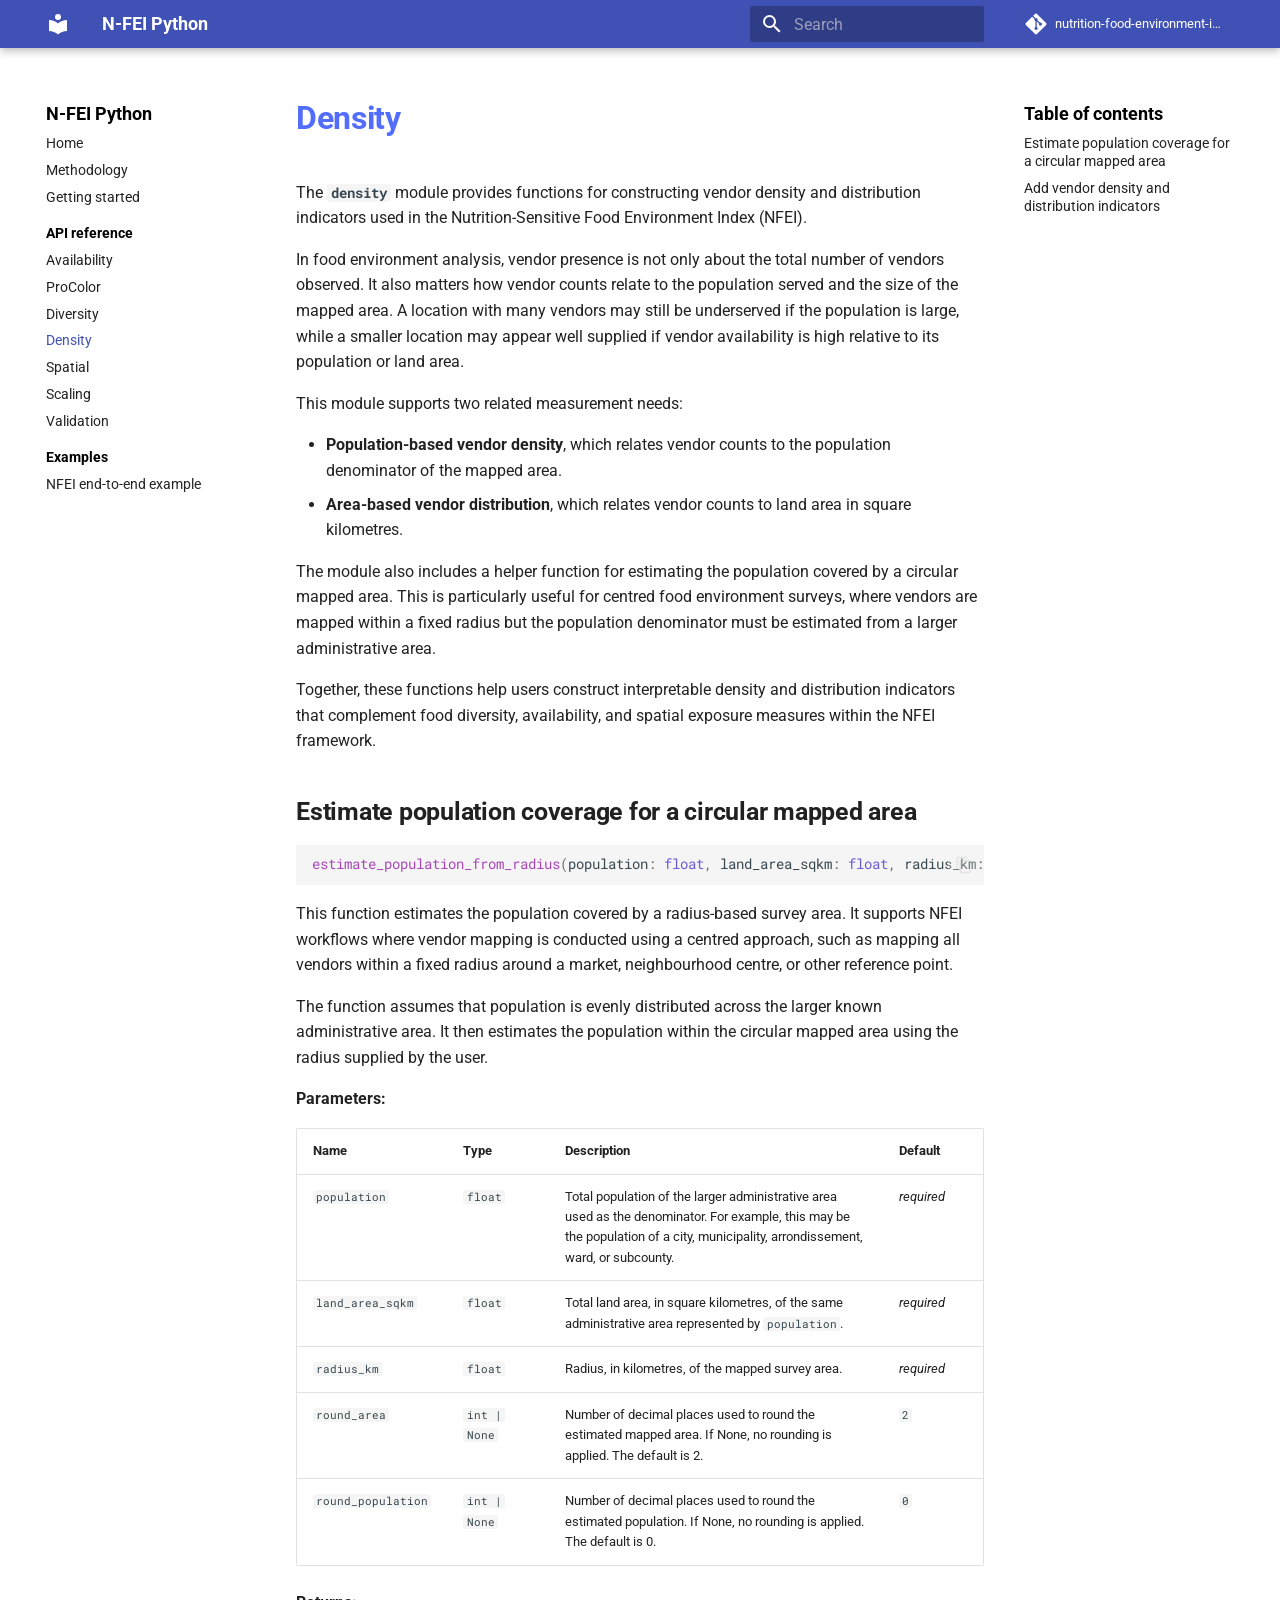
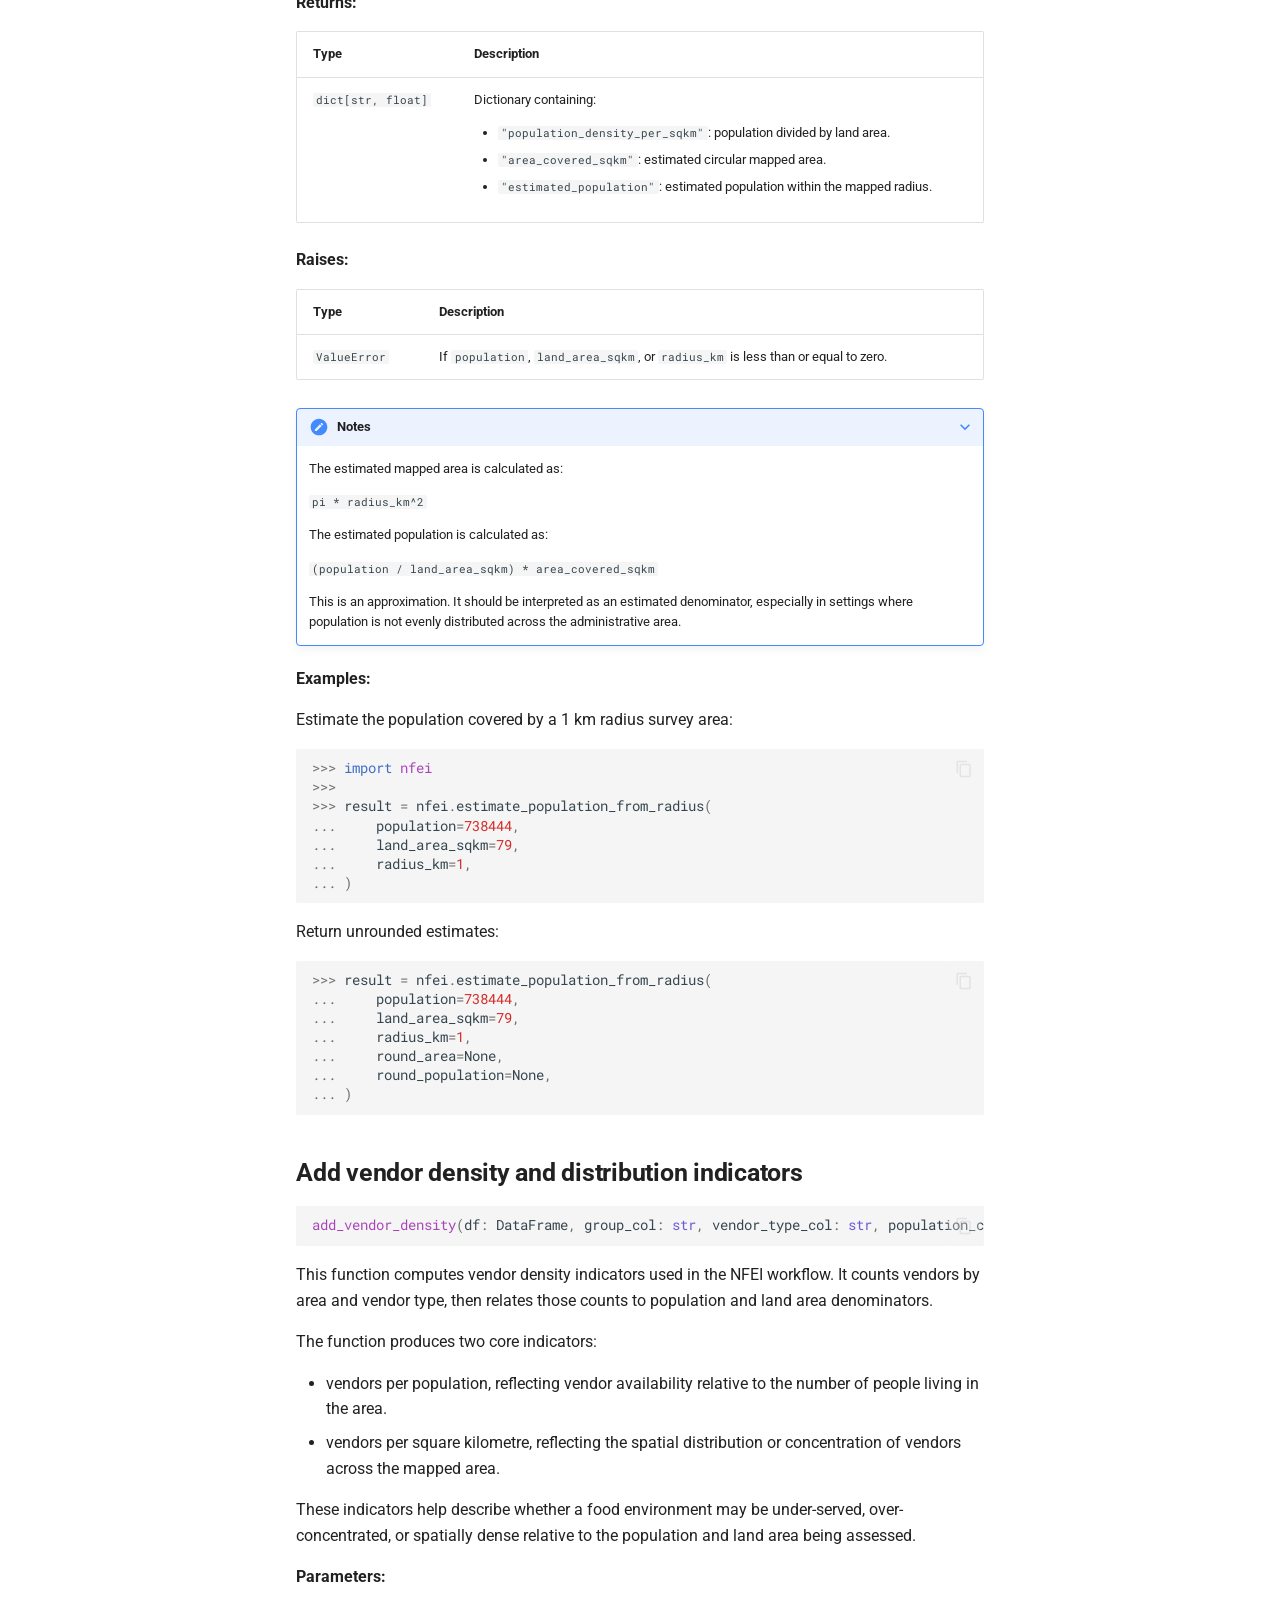
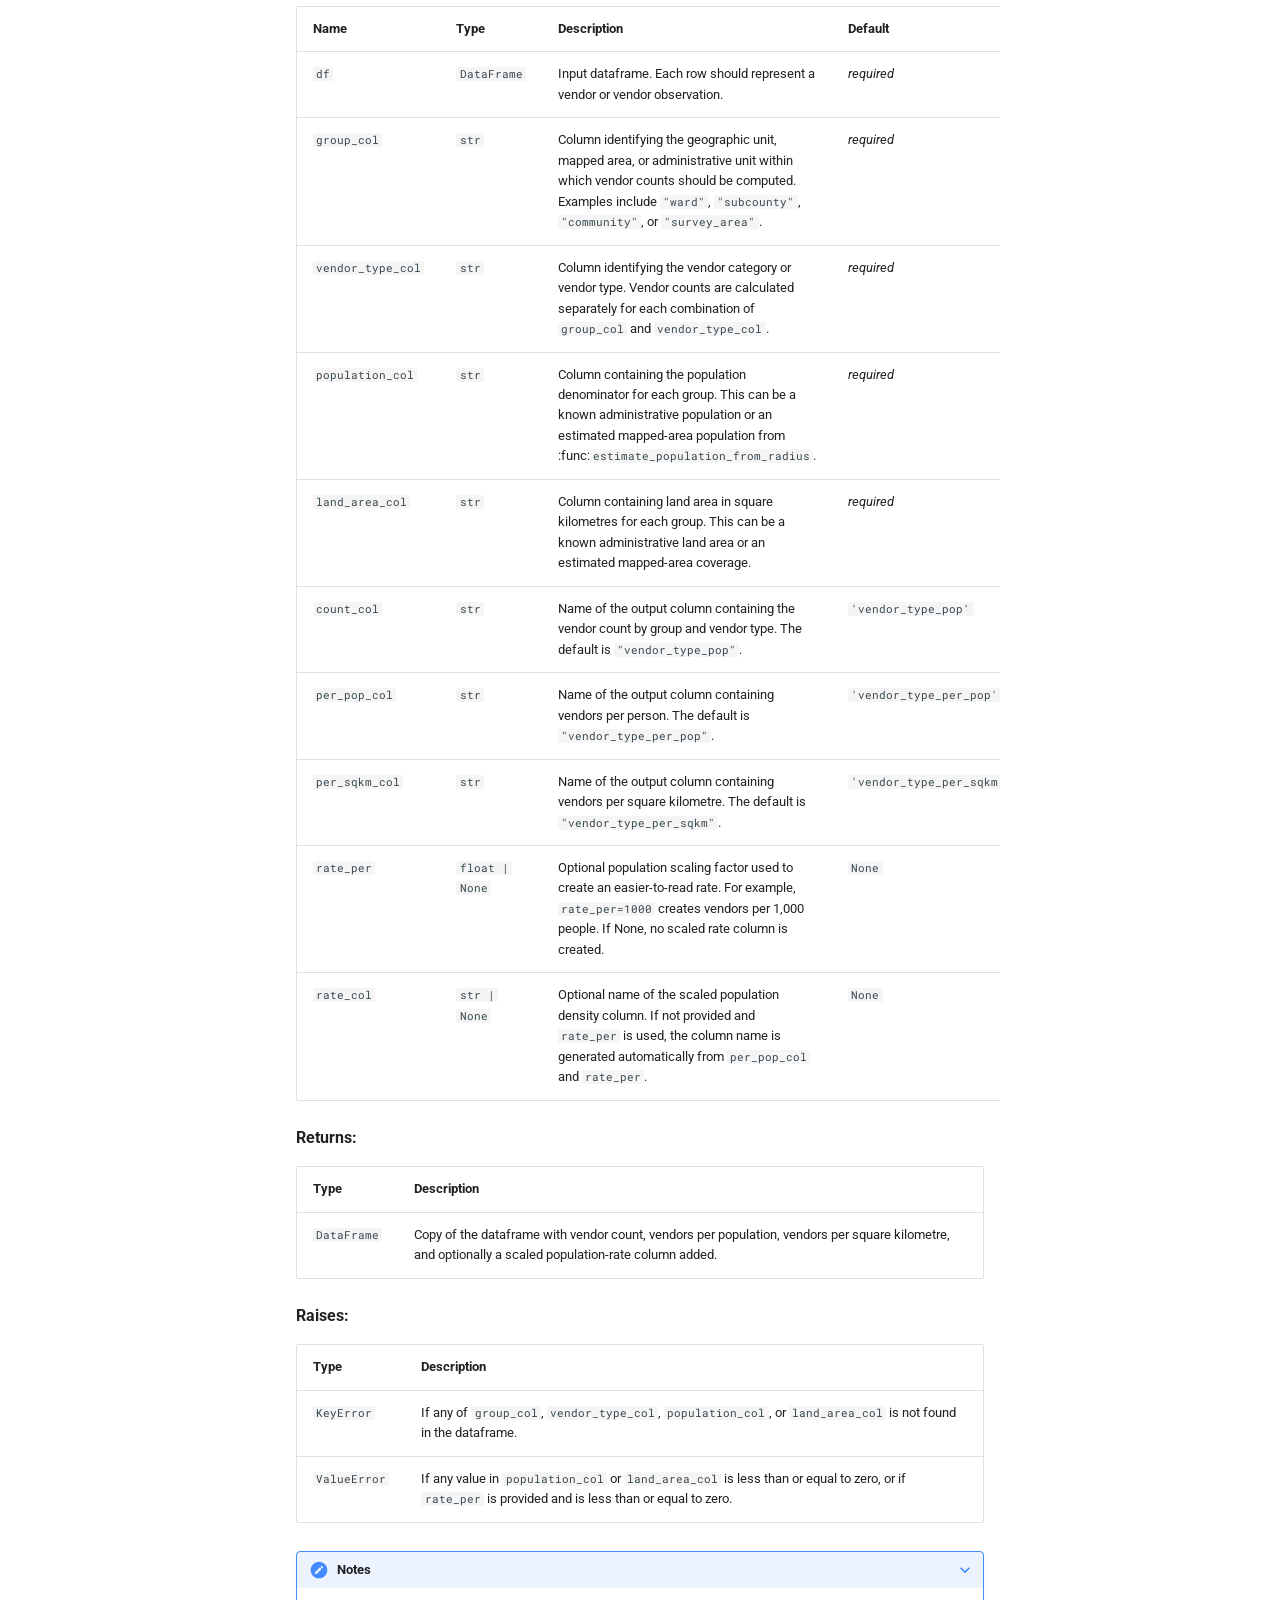
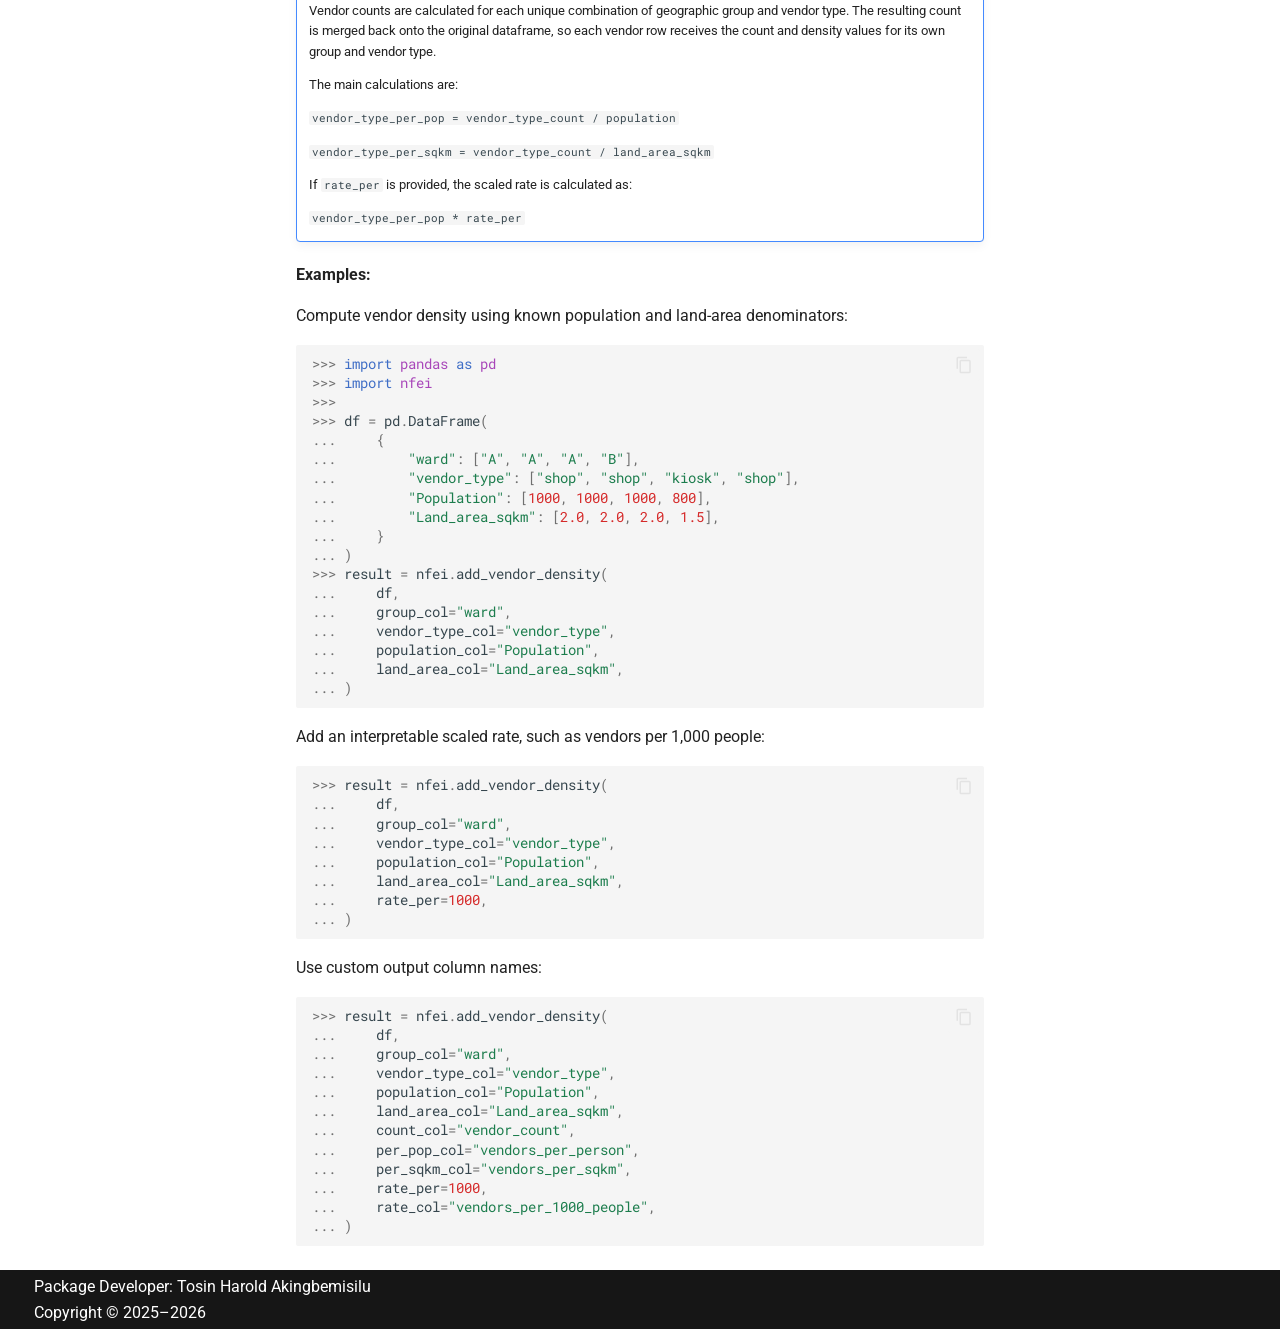
<file: api/density/index.html>
<!doctype html>
<html lang="en" class="no-js">
  <head>
    
      <meta charset="utf-8">
      <meta name="viewport" content="width=device-width,initial-scale=1">
      
        <meta name="description" content="Nutrition-Sensitive Food Environment Index utilities for Python">
      
      
      
        <link rel="canonical" href="https://tosmartak.github.io/nfei/api/density/">
      
      
        <link rel="prev" href="../diversity/">
      
      
        <link rel="next" href="../spatial/">
      
      
        
      
      
      <link rel="icon" href="../../assets/images/favicon.png">
      <meta name="generator" content="mkdocs-1.6.1, mkdocs-material-9.7.6">
    
    
      
        <title>Density - N-FEI Python</title>
      
    
    
      <link rel="stylesheet" href="../../assets/stylesheets/main.484c7ddc.min.css">
      
      


    
    
      
    
    
      
        
        
        <link rel="preconnect" href="https://fonts.gstatic.com" crossorigin>
        <link rel="stylesheet" href="https://fonts.googleapis.com/css?family=Roboto:300,300i,400,400i,700,700i%7CRoboto+Mono:400,400i,700,700i&display=fallback">
        <style>:root{--md-text-font:"Roboto";--md-code-font:"Roboto Mono"}</style>
      
    
    
      <link rel="stylesheet" href="../../assets/_mkdocstrings.css">
    
      <link rel="stylesheet" href="../../stylesheets/extra.css">
    
    <script>__md_scope=new URL("../..",location),__md_hash=e=>[...e].reduce(((e,_)=>(e<<5)-e+_.charCodeAt(0)),0),__md_get=(e,_=localStorage,t=__md_scope)=>JSON.parse(_.getItem(t.pathname+"."+e)),__md_set=(e,_,t=localStorage,a=__md_scope)=>{try{t.setItem(a.pathname+"."+e,JSON.stringify(_))}catch(e){}}</script>
    
      

    
    
  </head>
  
  
    <body dir="ltr">
  
    
    <input class="md-toggle" data-md-toggle="drawer" type="checkbox" id="__drawer" autocomplete="off">
    <input class="md-toggle" data-md-toggle="search" type="checkbox" id="__search" autocomplete="off">
    <label class="md-overlay" for="__drawer"></label>
    <div data-md-component="skip">
      
        
        <a href="#density" class="md-skip">
          Skip to content
        </a>
      
    </div>
    <div data-md-component="announce">
      
    </div>
    
    
      

  

<header class="md-header md-header--shadow" data-md-component="header">
  <nav class="md-header__inner md-grid" aria-label="Header">
    <a href="../.." title="N-FEI Python" class="md-header__button md-logo" aria-label="N-FEI Python" data-md-component="logo">
      
  
  <svg xmlns="http://www.w3.org/2000/svg" viewBox="0 0 24 24"><path d="M12 8a3 3 0 0 0 3-3 3 3 0 0 0-3-3 3 3 0 0 0-3 3 3 3 0 0 0 3 3m0 3.54C9.64 9.35 6.5 8 3 8v11c3.5 0 6.64 1.35 9 3.54 2.36-2.19 5.5-3.54 9-3.54V8c-3.5 0-6.64 1.35-9 3.54"/></svg>

    </a>
    <label class="md-header__button md-icon" for="__drawer">
      
      <svg xmlns="http://www.w3.org/2000/svg" viewBox="0 0 24 24"><path d="M3 6h18v2H3zm0 5h18v2H3zm0 5h18v2H3z"/></svg>
    </label>
    <div class="md-header__title" data-md-component="header-title">
      <div class="md-header__ellipsis">
        <div class="md-header__topic">
          <span class="md-ellipsis">
            N-FEI Python
          </span>
        </div>
        <div class="md-header__topic" data-md-component="header-topic">
          <span class="md-ellipsis">
            
              Density
            
          </span>
        </div>
      </div>
    </div>
    
    
      <script>var palette=__md_get("__palette");if(palette&&palette.color){if("(prefers-color-scheme)"===palette.color.media){var media=matchMedia("(prefers-color-scheme: light)"),input=document.querySelector(media.matches?"[data-md-color-media='(prefers-color-scheme: light)']":"[data-md-color-media='(prefers-color-scheme: dark)']");palette.color.media=input.getAttribute("data-md-color-media"),palette.color.scheme=input.getAttribute("data-md-color-scheme"),palette.color.primary=input.getAttribute("data-md-color-primary"),palette.color.accent=input.getAttribute("data-md-color-accent")}for(var[key,value]of Object.entries(palette.color))document.body.setAttribute("data-md-color-"+key,value)}</script>
    
    
    
      
      
        <label class="md-header__button md-icon" for="__search">
          
          <svg xmlns="http://www.w3.org/2000/svg" viewBox="0 0 24 24"><path d="M9.5 3A6.5 6.5 0 0 1 16 9.5c0 1.61-.59 3.09-1.56 4.23l.27.27h.79l5 5-1.5 1.5-5-5v-.79l-.27-.27A6.52 6.52 0 0 1 9.5 16 6.5 6.5 0 0 1 3 9.5 6.5 6.5 0 0 1 9.5 3m0 2C7 5 5 7 5 9.5S7 14 9.5 14 14 12 14 9.5 12 5 9.5 5"/></svg>
        </label>
        <div class="md-search" data-md-component="search" role="dialog">
  <label class="md-search__overlay" for="__search"></label>
  <div class="md-search__inner" role="search">
    <form class="md-search__form" name="search">
      <input type="text" class="md-search__input" name="query" aria-label="Search" placeholder="Search" autocapitalize="off" autocorrect="off" autocomplete="off" spellcheck="false" data-md-component="search-query" required>
      <label class="md-search__icon md-icon" for="__search">
        
        <svg xmlns="http://www.w3.org/2000/svg" viewBox="0 0 24 24"><path d="M9.5 3A6.5 6.5 0 0 1 16 9.5c0 1.61-.59 3.09-1.56 4.23l.27.27h.79l5 5-1.5 1.5-5-5v-.79l-.27-.27A6.52 6.52 0 0 1 9.5 16 6.5 6.5 0 0 1 3 9.5 6.5 6.5 0 0 1 9.5 3m0 2C7 5 5 7 5 9.5S7 14 9.5 14 14 12 14 9.5 12 5 9.5 5"/></svg>
        
        <svg xmlns="http://www.w3.org/2000/svg" viewBox="0 0 24 24"><path d="M20 11v2H8l5.5 5.5-1.42 1.42L4.16 12l7.92-7.92L13.5 5.5 8 11z"/></svg>
      </label>
      <nav class="md-search__options" aria-label="Search">
        
        <button type="reset" class="md-search__icon md-icon" title="Clear" aria-label="Clear" tabindex="-1">
          
          <svg xmlns="http://www.w3.org/2000/svg" viewBox="0 0 24 24"><path d="M19 6.41 17.59 5 12 10.59 6.41 5 5 6.41 10.59 12 5 17.59 6.41 19 12 13.41 17.59 19 19 17.59 13.41 12z"/></svg>
        </button>
      </nav>
      
        <div class="md-search__suggest" data-md-component="search-suggest"></div>
      
    </form>
    <div class="md-search__output">
      <div class="md-search__scrollwrap" tabindex="0" data-md-scrollfix>
        <div class="md-search-result" data-md-component="search-result">
          <div class="md-search-result__meta">
            Initializing search
          </div>
          <ol class="md-search-result__list" role="presentation"></ol>
        </div>
      </div>
    </div>
  </div>
</div>
      
    
    
      <div class="md-header__source">
        <a href="https://github.com/tosmartak/nutrition-food-environment-index" title="Go to repository" class="md-source" data-md-component="source">
  <div class="md-source__icon md-icon">
    
    <svg xmlns="http://www.w3.org/2000/svg" viewBox="0 0 448 512"><!--! Font Awesome Free 7.1.0 by @fontawesome - https://fontawesome.com License - https://fontawesome.com/license/free (Icons: CC BY 4.0, Fonts: SIL OFL 1.1, Code: MIT License) Copyright 2025 Fonticons, Inc.--><path d="M439.6 236.1 244 40.5c-5.4-5.5-12.8-8.5-20.4-8.5s-15 3-20.4 8.4L162.5 81l51.5 51.5c27.1-9.1 52.7 16.8 43.4 43.7l49.7 49.7c34.2-11.8 61.2 31 35.5 56.7-26.5 26.5-70.2-2.9-56-37.3L240.3 199v121.9c25.3 12.5 22.3 41.8 9.1 55-6.4 6.4-15.2 10.1-24.3 10.1s-17.8-3.6-24.3-10.1c-17.6-17.6-11.1-46.9 11.2-56v-123c-20.8-8.5-24.6-30.7-18.6-45L142.6 101 8.5 235.1C3 240.6 0 247.9 0 255.5s3 15 8.5 20.4l195.6 195.7c5.4 5.4 12.7 8.4 20.4 8.4s15-3 20.4-8.4l194.7-194.7c5.4-5.4 8.4-12.8 8.4-20.4s-3-15-8.4-20.4"/></svg>
  </div>
  <div class="md-source__repository">
    nutrition-food-environment-index
  </div>
</a>
      </div>
    
  </nav>
  
</header>
    
    <div class="md-container" data-md-component="container">
      
      
        
          
        
      
      <main class="md-main" data-md-component="main">
        <div class="md-main__inner md-grid">
          
            
              
              <div class="md-sidebar md-sidebar--primary" data-md-component="sidebar" data-md-type="navigation" >
                <div class="md-sidebar__scrollwrap">
                  <div class="md-sidebar__inner">
                    



<nav class="md-nav md-nav--primary" aria-label="Navigation" data-md-level="0">
  <label class="md-nav__title" for="__drawer">
    <a href="../.." title="N-FEI Python" class="md-nav__button md-logo" aria-label="N-FEI Python" data-md-component="logo">
      
  
  <svg xmlns="http://www.w3.org/2000/svg" viewBox="0 0 24 24"><path d="M12 8a3 3 0 0 0 3-3 3 3 0 0 0-3-3 3 3 0 0 0-3 3 3 3 0 0 0 3 3m0 3.54C9.64 9.35 6.5 8 3 8v11c3.5 0 6.64 1.35 9 3.54 2.36-2.19 5.5-3.54 9-3.54V8c-3.5 0-6.64 1.35-9 3.54"/></svg>

    </a>
    N-FEI Python
  </label>
  
    <div class="md-nav__source">
      <a href="https://github.com/tosmartak/nutrition-food-environment-index" title="Go to repository" class="md-source" data-md-component="source">
  <div class="md-source__icon md-icon">
    
    <svg xmlns="http://www.w3.org/2000/svg" viewBox="0 0 448 512"><!--! Font Awesome Free 7.1.0 by @fontawesome - https://fontawesome.com License - https://fontawesome.com/license/free (Icons: CC BY 4.0, Fonts: SIL OFL 1.1, Code: MIT License) Copyright 2025 Fonticons, Inc.--><path d="M439.6 236.1 244 40.5c-5.4-5.5-12.8-8.5-20.4-8.5s-15 3-20.4 8.4L162.5 81l51.5 51.5c27.1-9.1 52.7 16.8 43.4 43.7l49.7 49.7c34.2-11.8 61.2 31 35.5 56.7-26.5 26.5-70.2-2.9-56-37.3L240.3 199v121.9c25.3 12.5 22.3 41.8 9.1 55-6.4 6.4-15.2 10.1-24.3 10.1s-17.8-3.6-24.3-10.1c-17.6-17.6-11.1-46.9 11.2-56v-123c-20.8-8.5-24.6-30.7-18.6-45L142.6 101 8.5 235.1C3 240.6 0 247.9 0 255.5s3 15 8.5 20.4l195.6 195.7c5.4 5.4 12.7 8.4 20.4 8.4s15-3 20.4-8.4l194.7-194.7c5.4-5.4 8.4-12.8 8.4-20.4s-3-15-8.4-20.4"/></svg>
  </div>
  <div class="md-source__repository">
    nutrition-food-environment-index
  </div>
</a>
    </div>
  
  <ul class="md-nav__list" data-md-scrollfix>
    
      
      
  
  
  
  
    <li class="md-nav__item">
      <a href="../.." class="md-nav__link">
        
  
  
  <span class="md-ellipsis">
    
  
    Home
  

    
  </span>
  
  

      </a>
    </li>
  

    
      
      
  
  
  
  
    <li class="md-nav__item">
      <a href="../../methodology/" class="md-nav__link">
        
  
  
  <span class="md-ellipsis">
    
  
    Methodology
  

    
  </span>
  
  

      </a>
    </li>
  

    
      
      
  
  
  
  
    <li class="md-nav__item">
      <a href="../../getting-started/" class="md-nav__link">
        
  
  
  <span class="md-ellipsis">
    
  
    Getting started
  

    
  </span>
  
  

      </a>
    </li>
  

    
      
      
  
  
    
  
  
  
    
    
    
    
      
        
        
      
    
    
    <li class="md-nav__item md-nav__item--active md-nav__item--section md-nav__item--nested">
      
        
        
        <input class="md-nav__toggle md-toggle " type="checkbox" id="__nav_4" checked>
        
          
          <label class="md-nav__link" for="__nav_4" id="__nav_4_label" tabindex="">
            
  
  
  <span class="md-ellipsis">
    
  
    API reference
  

    
  </span>
  
  

            <span class="md-nav__icon md-icon"></span>
          </label>
        
        <nav class="md-nav" data-md-level="1" aria-labelledby="__nav_4_label" aria-expanded="true">
          <label class="md-nav__title" for="__nav_4">
            <span class="md-nav__icon md-icon"></span>
            
  
    API reference
  

          </label>
          <ul class="md-nav__list" data-md-scrollfix>
            
              
                
  
  
  
  
    <li class="md-nav__item">
      <a href="../availability/" class="md-nav__link">
        
  
  
  <span class="md-ellipsis">
    
  
    Availability
  

    
  </span>
  
  

      </a>
    </li>
  

              
            
              
                
  
  
  
  
    <li class="md-nav__item">
      <a href="../color/" class="md-nav__link">
        
  
  
  <span class="md-ellipsis">
    
  
    ProColor
  

    
  </span>
  
  

      </a>
    </li>
  

              
            
              
                
  
  
  
  
    <li class="md-nav__item">
      <a href="../diversity/" class="md-nav__link">
        
  
  
  <span class="md-ellipsis">
    
  
    Diversity
  

    
  </span>
  
  

      </a>
    </li>
  

              
            
              
                
  
  
    
  
  
  
    <li class="md-nav__item md-nav__item--active">
      
      <input class="md-nav__toggle md-toggle" type="checkbox" id="__toc">
      
      
        
      
      
        <label class="md-nav__link md-nav__link--active" for="__toc">
          
  
  
  <span class="md-ellipsis">
    
  
    Density
  

    
  </span>
  
  

          <span class="md-nav__icon md-icon"></span>
        </label>
      
      <a href="./" class="md-nav__link md-nav__link--active">
        
  
  
  <span class="md-ellipsis">
    
  
    Density
  

    
  </span>
  
  

      </a>
      
        

<nav class="md-nav md-nav--secondary" aria-label="Table of contents">
  
  
  
    
  
  
    <label class="md-nav__title" for="__toc">
      <span class="md-nav__icon md-icon"></span>
      Table of contents
    </label>
    <ul class="md-nav__list" data-md-component="toc" data-md-scrollfix>
      
        <li class="md-nav__item">
  <a href="#nfei.density.estimate_population_from_radius" class="md-nav__link">
    <span class="md-ellipsis">
      
        Estimate population coverage for a circular mapped area
      
    </span>
  </a>
  
</li>
      
        <li class="md-nav__item">
  <a href="#nfei.density.add_vendor_density" class="md-nav__link">
    <span class="md-ellipsis">
      
        Add vendor density and distribution indicators
      
    </span>
  </a>
  
</li>
      
    </ul>
  
</nav>
      
    </li>
  

              
            
              
                
  
  
  
  
    <li class="md-nav__item">
      <a href="../spatial/" class="md-nav__link">
        
  
  
  <span class="md-ellipsis">
    
  
    Spatial
  

    
  </span>
  
  

      </a>
    </li>
  

              
            
              
                
  
  
  
  
    <li class="md-nav__item">
      <a href="../scaling/" class="md-nav__link">
        
  
  
  <span class="md-ellipsis">
    
  
    Scaling
  

    
  </span>
  
  

      </a>
    </li>
  

              
            
              
                
  
  
  
  
    <li class="md-nav__item">
      <a href="../validation/" class="md-nav__link">
        
  
  
  <span class="md-ellipsis">
    
  
    Validation
  

    
  </span>
  
  

      </a>
    </li>
  

              
            
          </ul>
        </nav>
      
    </li>
  

    
      
      
  
  
  
  
    
    
    
    
      
        
        
      
    
    
    <li class="md-nav__item md-nav__item--section md-nav__item--nested">
      
        
        
          
        
        <input class="md-nav__toggle md-toggle md-toggle--indeterminate" type="checkbox" id="__nav_5" >
        
          
          <label class="md-nav__link" for="__nav_5" id="__nav_5_label" tabindex="">
            
  
  
  <span class="md-ellipsis">
    
  
    Examples
  

    
  </span>
  
  

            <span class="md-nav__icon md-icon"></span>
          </label>
        
        <nav class="md-nav" data-md-level="1" aria-labelledby="__nav_5_label" aria-expanded="false">
          <label class="md-nav__title" for="__nav_5">
            <span class="md-nav__icon md-icon"></span>
            
  
    Examples
  

          </label>
          <ul class="md-nav__list" data-md-scrollfix>
            
              
                
  
  
  
  
    <li class="md-nav__item">
      <a href="../../examples/nfei_end_to_end_example/" class="md-nav__link">
        
  
  
  <span class="md-ellipsis">
    
  
    NFEI end-to-end example
  

    
  </span>
  
  

      </a>
    </li>
  

              
            
          </ul>
        </nav>
      
    </li>
  

    
  </ul>
</nav>
                  </div>
                </div>
              </div>
            
            
              
              <div class="md-sidebar md-sidebar--secondary" data-md-component="sidebar" data-md-type="toc" >
                <div class="md-sidebar__scrollwrap">
                  <div class="md-sidebar__inner">
                    

<nav class="md-nav md-nav--secondary" aria-label="Table of contents">
  
  
  
    
  
  
    <label class="md-nav__title" for="__toc">
      <span class="md-nav__icon md-icon"></span>
      Table of contents
    </label>
    <ul class="md-nav__list" data-md-component="toc" data-md-scrollfix>
      
        <li class="md-nav__item">
  <a href="#nfei.density.estimate_population_from_radius" class="md-nav__link">
    <span class="md-ellipsis">
      
        Estimate population coverage for a circular mapped area
      
    </span>
  </a>
  
</li>
      
        <li class="md-nav__item">
  <a href="#nfei.density.add_vendor_density" class="md-nav__link">
    <span class="md-ellipsis">
      
        Add vendor density and distribution indicators
      
    </span>
  </a>
  
</li>
      
    </ul>
  
</nav>
                  </div>
                </div>
              </div>
            
          
          
            <div class="md-content" data-md-component="content">
              
              <article class="md-content__inner md-typeset">
                
                  


  
  


<h1 id="density">Density</h1>
<p>The <strong><code>density</code></strong> module provides functions for constructing vendor density and distribution indicators used in the Nutrition-Sensitive Food Environment Index (NFEI).</p>
<p>In food environment analysis, vendor presence is not only about the total number of vendors observed. It also matters how vendor counts relate to the population served and the size of the mapped area. A location with many vendors may still be underserved if the population is large, while a smaller location may appear well supplied if vendor availability is high relative to its population or land area.</p>
<p>This module supports two related measurement needs:</p>
<ul>
<li><strong>Population-based vendor density</strong>, which relates vendor counts to the
  population denominator of the mapped area.</li>
<li><strong>Area-based vendor distribution</strong>, which relates vendor counts to land area
  in square kilometres.</li>
</ul>
<p>The module also includes a helper function for estimating the population covered by a circular mapped area. This is particularly useful for centred food environment surveys, where vendors are mapped within a fixed radius but the population denominator must be estimated from a larger administrative area.</p>
<p>Together, these functions help users construct interpretable density and
distribution indicators that complement food diversity, availability, and
spatial exposure measures within the NFEI framework.</p>


<div class="doc doc-object doc-function">


<h2 id="nfei.density.estimate_population_from_radius" class="doc doc-heading">
            Estimate population coverage for a circular mapped area


</h2>
<div class="doc-signature highlight"><pre><span></span><code><span class="nf">estimate_population_from_radius</span><span class="p">(</span><span class="n">population</span><span class="p">:</span> <span class="nb">float</span><span class="p">,</span> <span class="n">land_area_sqkm</span><span class="p">:</span> <span class="nb">float</span><span class="p">,</span> <span class="n">radius_km</span><span class="p">:</span> <span class="nb">float</span><span class="p">,</span> <span class="n">round_area</span><span class="p">:</span> <span class="nb">int</span> <span class="o">|</span> <span class="kc">None</span> <span class="o">=</span> <span class="mi">2</span><span class="p">,</span> <span class="n">round_population</span><span class="p">:</span> <span class="nb">int</span> <span class="o">|</span> <span class="kc">None</span> <span class="o">=</span> <span class="mi">0</span><span class="p">)</span> <span class="o">-&gt;</span> <span class="nb">dict</span><span class="p">[</span><span class="nb">str</span><span class="p">,</span> <span class="nb">float</span><span class="p">]</span>
</code></pre></div>

    <div class="doc doc-contents first">

        <p>This function estimates the population covered by a radius-based survey
area. It supports NFEI workflows where vendor mapping is conducted using a
centred approach, such as mapping all vendors within a fixed radius around a
market, neighbourhood centre, or other reference point.</p>
<p>The function assumes that population is evenly distributed across the larger
known administrative area. It then estimates the population within the
circular mapped area using the radius supplied by the user.</p>


<p><span class="doc-section-title">Parameters:</span></p>
    <table>
      <thead>
        <tr>
          <th>Name</th>
          <th>Type</th>
          <th>Description</th>
          <th>Default</th>
        </tr>
      </thead>
      <tbody>
          <tr class="doc-section-item">
            <td>
                <code>population</code>
            </td>
            <td>
                  <code><span title="float">float</span></code>
            </td>
            <td>
              <div class="doc-md-description">
                <p>Total population of the larger administrative area used as the
denominator. For example, this may be the population of a city,
municipality, arrondissement, ward, or subcounty.</p>
              </div>
            </td>
            <td>
                <em>required</em>
            </td>
          </tr>
          <tr class="doc-section-item">
            <td>
                <code>land_area_sqkm</code>
            </td>
            <td>
                  <code><span title="float">float</span></code>
            </td>
            <td>
              <div class="doc-md-description">
                <p>Total land area, in square kilometres, of the same administrative area
represented by <code>population</code>.</p>
              </div>
            </td>
            <td>
                <em>required</em>
            </td>
          </tr>
          <tr class="doc-section-item">
            <td>
                <code>radius_km</code>
            </td>
            <td>
                  <code><span title="float">float</span></code>
            </td>
            <td>
              <div class="doc-md-description">
                <p>Radius, in kilometres, of the mapped survey area.</p>
              </div>
            </td>
            <td>
                <em>required</em>
            </td>
          </tr>
          <tr class="doc-section-item">
            <td>
                <code>round_area</code>
            </td>
            <td>
                  <code><span title="int">int</span> | None</code>
            </td>
            <td>
              <div class="doc-md-description">
                <p>Number of decimal places used to round the estimated mapped area. If
None, no rounding is applied. The default is 2.</p>
              </div>
            </td>
            <td>
                  <code>2</code>
            </td>
          </tr>
          <tr class="doc-section-item">
            <td>
                <code>round_population</code>
            </td>
            <td>
                  <code><span title="int">int</span> | None</code>
            </td>
            <td>
              <div class="doc-md-description">
                <p>Number of decimal places used to round the estimated population. If
None, no rounding is applied. The default is 0.</p>
              </div>
            </td>
            <td>
                  <code>0</code>
            </td>
          </tr>
      </tbody>
    </table>


    <p><span class="doc-section-title">Returns:</span></p>
    <table>
      <thead>
        <tr>
          <th>Type</th>
          <th>Description</th>
        </tr>
      </thead>
      <tbody>
          <tr class="doc-section-item">
            <td>
                  <code><span title="dict">dict</span>[<span title="str">str</span>, <span title="float">float</span>]</code>
            </td>
            <td>
              <div class="doc-md-description">
                <p>Dictionary containing:</p>
<ul>
<li><code>"population_density_per_sqkm"</code>: population divided by land area.</li>
<li><code>"area_covered_sqkm"</code>: estimated circular mapped area.</li>
<li><code>"estimated_population"</code>: estimated population within the mapped
  radius.</li>
</ul>
              </div>
            </td>
          </tr>
      </tbody>
    </table>


<p><span class="doc-section-title">Raises:</span></p>
    <table>
      <thead>
        <tr>
          <th>Type</th>
          <th>Description</th>
        </tr>
      </thead>
      <tbody>
          <tr class="doc-section-item">
            <td>
                  <code><span title="ValueError">ValueError</span></code>
            </td>
            <td>
              <div class="doc-md-description">
                <p>If <code>population</code>, <code>land_area_sqkm</code>, or <code>radius_km</code> is less than or
equal to zero.</p>
              </div>
            </td>
          </tr>
      </tbody>
    </table>


<details class="note" open>
  <summary>Notes</summary>
  <p>The estimated mapped area is calculated as:</p>
<p><code>pi * radius_km^2</code></p>
<p>The estimated population is calculated as:</p>
<p><code>(population / land_area_sqkm) * area_covered_sqkm</code></p>
<p>This is an approximation. It should be interpreted as an estimated
denominator, especially in settings where population is not evenly
distributed across the administrative area.</p>
</details>

<p><span class="doc-section-title">Examples:</span></p>
    <p>Estimate the population covered by a 1 km radius survey area:</p>
    <div class="highlight"><pre><span></span><code><span class="gp">&gt;&gt;&gt; </span><span class="kn">import</span><span class="w"> </span><span class="nn">nfei</span>
<span class="gp">&gt;&gt;&gt;</span>
<span class="gp">&gt;&gt;&gt; </span><span class="n">result</span> <span class="o">=</span> <span class="n">nfei</span><span class="o">.</span><span class="n">estimate_population_from_radius</span><span class="p">(</span>
<span class="gp">... </span>    <span class="n">population</span><span class="o">=</span><span class="mi">738444</span><span class="p">,</span>
<span class="gp">... </span>    <span class="n">land_area_sqkm</span><span class="o">=</span><span class="mi">79</span><span class="p">,</span>
<span class="gp">... </span>    <span class="n">radius_km</span><span class="o">=</span><span class="mi">1</span><span class="p">,</span>
<span class="gp">... </span><span class="p">)</span>
</code></pre></div>
    <p>Return unrounded estimates:</p>
    <div class="highlight"><pre><span></span><code><span class="gp">&gt;&gt;&gt; </span><span class="n">result</span> <span class="o">=</span> <span class="n">nfei</span><span class="o">.</span><span class="n">estimate_population_from_radius</span><span class="p">(</span>
<span class="gp">... </span>    <span class="n">population</span><span class="o">=</span><span class="mi">738444</span><span class="p">,</span>
<span class="gp">... </span>    <span class="n">land_area_sqkm</span><span class="o">=</span><span class="mi">79</span><span class="p">,</span>
<span class="gp">... </span>    <span class="n">radius_km</span><span class="o">=</span><span class="mi">1</span><span class="p">,</span>
<span class="gp">... </span>    <span class="n">round_area</span><span class="o">=</span><span class="kc">None</span><span class="p">,</span>
<span class="gp">... </span>    <span class="n">round_population</span><span class="o">=</span><span class="kc">None</span><span class="p">,</span>
<span class="gp">... </span><span class="p">)</span>
</code></pre></div>


    </div>

</div>

<div class="doc doc-object doc-function">


<h2 id="nfei.density.add_vendor_density" class="doc doc-heading">
            Add vendor density and distribution indicators


</h2>
<div class="doc-signature highlight"><pre><span></span><code><span class="nf">add_vendor_density</span><span class="p">(</span><span class="n">df</span><span class="p">:</span> <span class="n">DataFrame</span><span class="p">,</span> <span class="n">group_col</span><span class="p">:</span> <span class="nb">str</span><span class="p">,</span> <span class="n">vendor_type_col</span><span class="p">:</span> <span class="nb">str</span><span class="p">,</span> <span class="n">population_col</span><span class="p">:</span> <span class="nb">str</span><span class="p">,</span> <span class="n">land_area_col</span><span class="p">:</span> <span class="nb">str</span><span class="p">,</span> <span class="n">count_col</span><span class="p">:</span> <span class="nb">str</span> <span class="o">=</span> <span class="s1">&#39;vendor_type_pop&#39;</span><span class="p">,</span> <span class="n">per_pop_col</span><span class="p">:</span> <span class="nb">str</span> <span class="o">=</span> <span class="s1">&#39;vendor_type_per_pop&#39;</span><span class="p">,</span> <span class="n">per_sqkm_col</span><span class="p">:</span> <span class="nb">str</span> <span class="o">=</span> <span class="s1">&#39;vendor_type_per_sqkm&#39;</span><span class="p">,</span> <span class="n">rate_per</span><span class="p">:</span> <span class="nb">float</span> <span class="o">|</span> <span class="kc">None</span> <span class="o">=</span> <span class="kc">None</span><span class="p">,</span> <span class="n">rate_col</span><span class="p">:</span> <span class="nb">str</span> <span class="o">|</span> <span class="kc">None</span> <span class="o">=</span> <span class="kc">None</span><span class="p">)</span> <span class="o">-&gt;</span> <span class="n">pd</span><span class="o">.</span><span class="n">DataFrame</span>
</code></pre></div>

    <div class="doc doc-contents first">

        <p>This function computes vendor density indicators used in the NFEI workflow.
It counts vendors by area and vendor type, then relates those counts to
population and land area denominators.</p>
<p>The function produces two core indicators:</p>
<ul>
<li>vendors per population, reflecting vendor availability relative to the
  number of people living in the area.</li>
<li>vendors per square kilometre, reflecting the spatial distribution or
  concentration of vendors across the mapped area.</li>
</ul>
<p>These indicators help describe whether a food environment may be
under-served, over-concentrated, or spatially dense relative to the
population and land area being assessed.</p>


<p><span class="doc-section-title">Parameters:</span></p>
    <table>
      <thead>
        <tr>
          <th>Name</th>
          <th>Type</th>
          <th>Description</th>
          <th>Default</th>
        </tr>
      </thead>
      <tbody>
          <tr class="doc-section-item">
            <td>
                <code>df</code>
            </td>
            <td>
                  <code><span title="pandas.DataFrame">DataFrame</span></code>
            </td>
            <td>
              <div class="doc-md-description">
                <p>Input dataframe. Each row should represent a vendor or vendor
observation.</p>
              </div>
            </td>
            <td>
                <em>required</em>
            </td>
          </tr>
          <tr class="doc-section-item">
            <td>
                <code>group_col</code>
            </td>
            <td>
                  <code><span title="str">str</span></code>
            </td>
            <td>
              <div class="doc-md-description">
                <p>Column identifying the geographic unit, mapped area, or administrative
unit within which vendor counts should be computed. Examples include
<code>"ward"</code>, <code>"subcounty"</code>, <code>"community"</code>, or <code>"survey_area"</code>.</p>
              </div>
            </td>
            <td>
                <em>required</em>
            </td>
          </tr>
          <tr class="doc-section-item">
            <td>
                <code>vendor_type_col</code>
            </td>
            <td>
                  <code><span title="str">str</span></code>
            </td>
            <td>
              <div class="doc-md-description">
                <p>Column identifying the vendor category or vendor type. Vendor counts are
calculated separately for each combination of <code>group_col</code> and
<code>vendor_type_col</code>.</p>
              </div>
            </td>
            <td>
                <em>required</em>
            </td>
          </tr>
          <tr class="doc-section-item">
            <td>
                <code>population_col</code>
            </td>
            <td>
                  <code><span title="str">str</span></code>
            </td>
            <td>
              <div class="doc-md-description">
                <p>Column containing the population denominator for each group. This can be
a known administrative population or an estimated mapped-area population
from :func:<code>estimate_population_from_radius</code>.</p>
              </div>
            </td>
            <td>
                <em>required</em>
            </td>
          </tr>
          <tr class="doc-section-item">
            <td>
                <code>land_area_col</code>
            </td>
            <td>
                  <code><span title="str">str</span></code>
            </td>
            <td>
              <div class="doc-md-description">
                <p>Column containing land area in square kilometres for each group. This
can be a known administrative land area or an estimated mapped-area
coverage.</p>
              </div>
            </td>
            <td>
                <em>required</em>
            </td>
          </tr>
          <tr class="doc-section-item">
            <td>
                <code>count_col</code>
            </td>
            <td>
                  <code><span title="str">str</span></code>
            </td>
            <td>
              <div class="doc-md-description">
                <p>Name of the output column containing the vendor count by group and
vendor type. The default is <code>"vendor_type_pop"</code>.</p>
              </div>
            </td>
            <td>
                  <code>&#39;vendor_type_pop&#39;</code>
            </td>
          </tr>
          <tr class="doc-section-item">
            <td>
                <code>per_pop_col</code>
            </td>
            <td>
                  <code><span title="str">str</span></code>
            </td>
            <td>
              <div class="doc-md-description">
                <p>Name of the output column containing vendors per person. The default is
<code>"vendor_type_per_pop"</code>.</p>
              </div>
            </td>
            <td>
                  <code>&#39;vendor_type_per_pop&#39;</code>
            </td>
          </tr>
          <tr class="doc-section-item">
            <td>
                <code>per_sqkm_col</code>
            </td>
            <td>
                  <code><span title="str">str</span></code>
            </td>
            <td>
              <div class="doc-md-description">
                <p>Name of the output column containing vendors per square kilometre. The
default is <code>"vendor_type_per_sqkm"</code>.</p>
              </div>
            </td>
            <td>
                  <code>&#39;vendor_type_per_sqkm&#39;</code>
            </td>
          </tr>
          <tr class="doc-section-item">
            <td>
                <code>rate_per</code>
            </td>
            <td>
                  <code><span title="float">float</span> | None</code>
            </td>
            <td>
              <div class="doc-md-description">
                <p>Optional population scaling factor used to create an easier-to-read
rate. For example, <code>rate_per=1000</code> creates vendors per 1,000 people.
If None, no scaled rate column is created.</p>
              </div>
            </td>
            <td>
                  <code>None</code>
            </td>
          </tr>
          <tr class="doc-section-item">
            <td>
                <code>rate_col</code>
            </td>
            <td>
                  <code><span title="str">str</span> | None</code>
            </td>
            <td>
              <div class="doc-md-description">
                <p>Optional name of the scaled population density column. If not provided
and <code>rate_per</code> is used, the column name is generated automatically
from <code>per_pop_col</code> and <code>rate_per</code>.</p>
              </div>
            </td>
            <td>
                  <code>None</code>
            </td>
          </tr>
      </tbody>
    </table>


    <p><span class="doc-section-title">Returns:</span></p>
    <table>
      <thead>
        <tr>
          <th>Type</th>
          <th>Description</th>
        </tr>
      </thead>
      <tbody>
          <tr class="doc-section-item">
            <td>
                  <code><span title="pandas.DataFrame">DataFrame</span></code>
            </td>
            <td>
              <div class="doc-md-description">
                <p>Copy of the dataframe with vendor count, vendors per population, vendors
per square kilometre, and optionally a scaled population-rate column
added.</p>
              </div>
            </td>
          </tr>
      </tbody>
    </table>


<p><span class="doc-section-title">Raises:</span></p>
    <table>
      <thead>
        <tr>
          <th>Type</th>
          <th>Description</th>
        </tr>
      </thead>
      <tbody>
          <tr class="doc-section-item">
            <td>
                  <code><span title="KeyError">KeyError</span></code>
            </td>
            <td>
              <div class="doc-md-description">
                <p>If any of <code>group_col</code>, <code>vendor_type_col</code>, <code>population_col</code>, or
<code>land_area_col</code> is not found in the dataframe.</p>
              </div>
            </td>
          </tr>
          <tr class="doc-section-item">
            <td>
                  <code><span title="ValueError">ValueError</span></code>
            </td>
            <td>
              <div class="doc-md-description">
                <p>If any value in <code>population_col</code> or <code>land_area_col</code> is less than or
equal to zero, or if <code>rate_per</code> is provided and is less than or equal
to zero.</p>
              </div>
            </td>
          </tr>
      </tbody>
    </table>


<details class="note" open>
  <summary>Notes</summary>
  <p>Vendor counts are calculated for each unique combination of geographic group
and vendor type. The resulting count is merged back onto the original
dataframe, so each vendor row receives the count and density values for its
own group and vendor type.</p>
<p>The main calculations are:</p>
<p><code>vendor_type_per_pop = vendor_type_count / population</code></p>
<p><code>vendor_type_per_sqkm = vendor_type_count / land_area_sqkm</code></p>
<p>If <code>rate_per</code> is provided, the scaled rate is calculated as:</p>
<p><code>vendor_type_per_pop * rate_per</code></p>
</details>

<p><span class="doc-section-title">Examples:</span></p>
    <p>Compute vendor density using known population and land-area denominators:</p>
    <div class="highlight"><pre><span></span><code><span class="gp">&gt;&gt;&gt; </span><span class="kn">import</span><span class="w"> </span><span class="nn">pandas</span><span class="w"> </span><span class="k">as</span><span class="w"> </span><span class="nn">pd</span>
<span class="gp">&gt;&gt;&gt; </span><span class="kn">import</span><span class="w"> </span><span class="nn">nfei</span>
<span class="gp">&gt;&gt;&gt;</span>
<span class="gp">&gt;&gt;&gt; </span><span class="n">df</span> <span class="o">=</span> <span class="n">pd</span><span class="o">.</span><span class="n">DataFrame</span><span class="p">(</span>
<span class="gp">... </span>    <span class="p">{</span>
<span class="gp">... </span>        <span class="s2">&quot;ward&quot;</span><span class="p">:</span> <span class="p">[</span><span class="s2">&quot;A&quot;</span><span class="p">,</span> <span class="s2">&quot;A&quot;</span><span class="p">,</span> <span class="s2">&quot;A&quot;</span><span class="p">,</span> <span class="s2">&quot;B&quot;</span><span class="p">],</span>
<span class="gp">... </span>        <span class="s2">&quot;vendor_type&quot;</span><span class="p">:</span> <span class="p">[</span><span class="s2">&quot;shop&quot;</span><span class="p">,</span> <span class="s2">&quot;shop&quot;</span><span class="p">,</span> <span class="s2">&quot;kiosk&quot;</span><span class="p">,</span> <span class="s2">&quot;shop&quot;</span><span class="p">],</span>
<span class="gp">... </span>        <span class="s2">&quot;Population&quot;</span><span class="p">:</span> <span class="p">[</span><span class="mi">1000</span><span class="p">,</span> <span class="mi">1000</span><span class="p">,</span> <span class="mi">1000</span><span class="p">,</span> <span class="mi">800</span><span class="p">],</span>
<span class="gp">... </span>        <span class="s2">&quot;Land_area_sqkm&quot;</span><span class="p">:</span> <span class="p">[</span><span class="mf">2.0</span><span class="p">,</span> <span class="mf">2.0</span><span class="p">,</span> <span class="mf">2.0</span><span class="p">,</span> <span class="mf">1.5</span><span class="p">],</span>
<span class="gp">... </span>    <span class="p">}</span>
<span class="gp">... </span><span class="p">)</span>
<span class="gp">&gt;&gt;&gt; </span><span class="n">result</span> <span class="o">=</span> <span class="n">nfei</span><span class="o">.</span><span class="n">add_vendor_density</span><span class="p">(</span>
<span class="gp">... </span>    <span class="n">df</span><span class="p">,</span>
<span class="gp">... </span>    <span class="n">group_col</span><span class="o">=</span><span class="s2">&quot;ward&quot;</span><span class="p">,</span>
<span class="gp">... </span>    <span class="n">vendor_type_col</span><span class="o">=</span><span class="s2">&quot;vendor_type&quot;</span><span class="p">,</span>
<span class="gp">... </span>    <span class="n">population_col</span><span class="o">=</span><span class="s2">&quot;Population&quot;</span><span class="p">,</span>
<span class="gp">... </span>    <span class="n">land_area_col</span><span class="o">=</span><span class="s2">&quot;Land_area_sqkm&quot;</span><span class="p">,</span>
<span class="gp">... </span><span class="p">)</span>
</code></pre></div>
    <p>Add an interpretable scaled rate, such as vendors per 1,000 people:</p>
    <div class="highlight"><pre><span></span><code><span class="gp">&gt;&gt;&gt; </span><span class="n">result</span> <span class="o">=</span> <span class="n">nfei</span><span class="o">.</span><span class="n">add_vendor_density</span><span class="p">(</span>
<span class="gp">... </span>    <span class="n">df</span><span class="p">,</span>
<span class="gp">... </span>    <span class="n">group_col</span><span class="o">=</span><span class="s2">&quot;ward&quot;</span><span class="p">,</span>
<span class="gp">... </span>    <span class="n">vendor_type_col</span><span class="o">=</span><span class="s2">&quot;vendor_type&quot;</span><span class="p">,</span>
<span class="gp">... </span>    <span class="n">population_col</span><span class="o">=</span><span class="s2">&quot;Population&quot;</span><span class="p">,</span>
<span class="gp">... </span>    <span class="n">land_area_col</span><span class="o">=</span><span class="s2">&quot;Land_area_sqkm&quot;</span><span class="p">,</span>
<span class="gp">... </span>    <span class="n">rate_per</span><span class="o">=</span><span class="mi">1000</span><span class="p">,</span>
<span class="gp">... </span><span class="p">)</span>
</code></pre></div>
    <p>Use custom output column names:</p>
    <div class="highlight"><pre><span></span><code><span class="gp">&gt;&gt;&gt; </span><span class="n">result</span> <span class="o">=</span> <span class="n">nfei</span><span class="o">.</span><span class="n">add_vendor_density</span><span class="p">(</span>
<span class="gp">... </span>    <span class="n">df</span><span class="p">,</span>
<span class="gp">... </span>    <span class="n">group_col</span><span class="o">=</span><span class="s2">&quot;ward&quot;</span><span class="p">,</span>
<span class="gp">... </span>    <span class="n">vendor_type_col</span><span class="o">=</span><span class="s2">&quot;vendor_type&quot;</span><span class="p">,</span>
<span class="gp">... </span>    <span class="n">population_col</span><span class="o">=</span><span class="s2">&quot;Population&quot;</span><span class="p">,</span>
<span class="gp">... </span>    <span class="n">land_area_col</span><span class="o">=</span><span class="s2">&quot;Land_area_sqkm&quot;</span><span class="p">,</span>
<span class="gp">... </span>    <span class="n">count_col</span><span class="o">=</span><span class="s2">&quot;vendor_count&quot;</span><span class="p">,</span>
<span class="gp">... </span>    <span class="n">per_pop_col</span><span class="o">=</span><span class="s2">&quot;vendors_per_person&quot;</span><span class="p">,</span>
<span class="gp">... </span>    <span class="n">per_sqkm_col</span><span class="o">=</span><span class="s2">&quot;vendors_per_sqkm&quot;</span><span class="p">,</span>
<span class="gp">... </span>    <span class="n">rate_per</span><span class="o">=</span><span class="mi">1000</span><span class="p">,</span>
<span class="gp">... </span>    <span class="n">rate_col</span><span class="o">=</span><span class="s2">&quot;vendors_per_1000_people&quot;</span><span class="p">,</span>
<span class="gp">... </span><span class="p">)</span>
</code></pre></div>


    </div>

</div>







  
  






                
              </article>
            </div>
          
          
<script>var target=document.getElementById(location.hash.slice(1));target&&target.name&&(target.checked=target.name.startsWith("__tabbed_"))</script>
        </div>
        
          <button type="button" class="md-top md-icon" data-md-component="top" hidden>
  
  <svg xmlns="http://www.w3.org/2000/svg" viewBox="0 0 24 24"><path d="M13 20h-2V8l-5.5 5.5-1.42-1.42L12 4.16l7.92 7.92-1.42 1.42L13 8z"/></svg>
  Back to top
</button>
        
      </main>
      
        <footer class="md-footer">
  
  <div class="md-footer-meta md-typeset">
    <div class="md-footer-meta__inner md-grid">
      
Package Developer: Tosin Harold Akingbemisilu <br>Copyright &copy; 2025–2026

      
    </div>
  </div>
</footer>
      
    </div>
    <div class="md-dialog" data-md-component="dialog">
      <div class="md-dialog__inner md-typeset"></div>
    </div>
    
    
    
      
      
      <script id="__config" type="application/json">{"annotate": null, "base": "../..", "features": ["navigation.sections", "navigation.expand", "navigation.top", "search.highlight", "search.suggest", "content.code.copy"], "search": "../../assets/javascripts/workers/search.2c215733.min.js", "tags": null, "translations": {"clipboard.copied": "Copied to clipboard", "clipboard.copy": "Copy to clipboard", "search.result.more.one": "1 more on this page", "search.result.more.other": "# more on this page", "search.result.none": "No matching documents", "search.result.one": "1 matching document", "search.result.other": "# matching documents", "search.result.placeholder": "Type to start searching", "search.result.term.missing": "Missing", "select.version": "Select version"}, "version": null}</script>
    
    
      <script src="../../assets/javascripts/bundle.79ae519e.min.js"></script>
      
    
  </body>
</html>
</file>
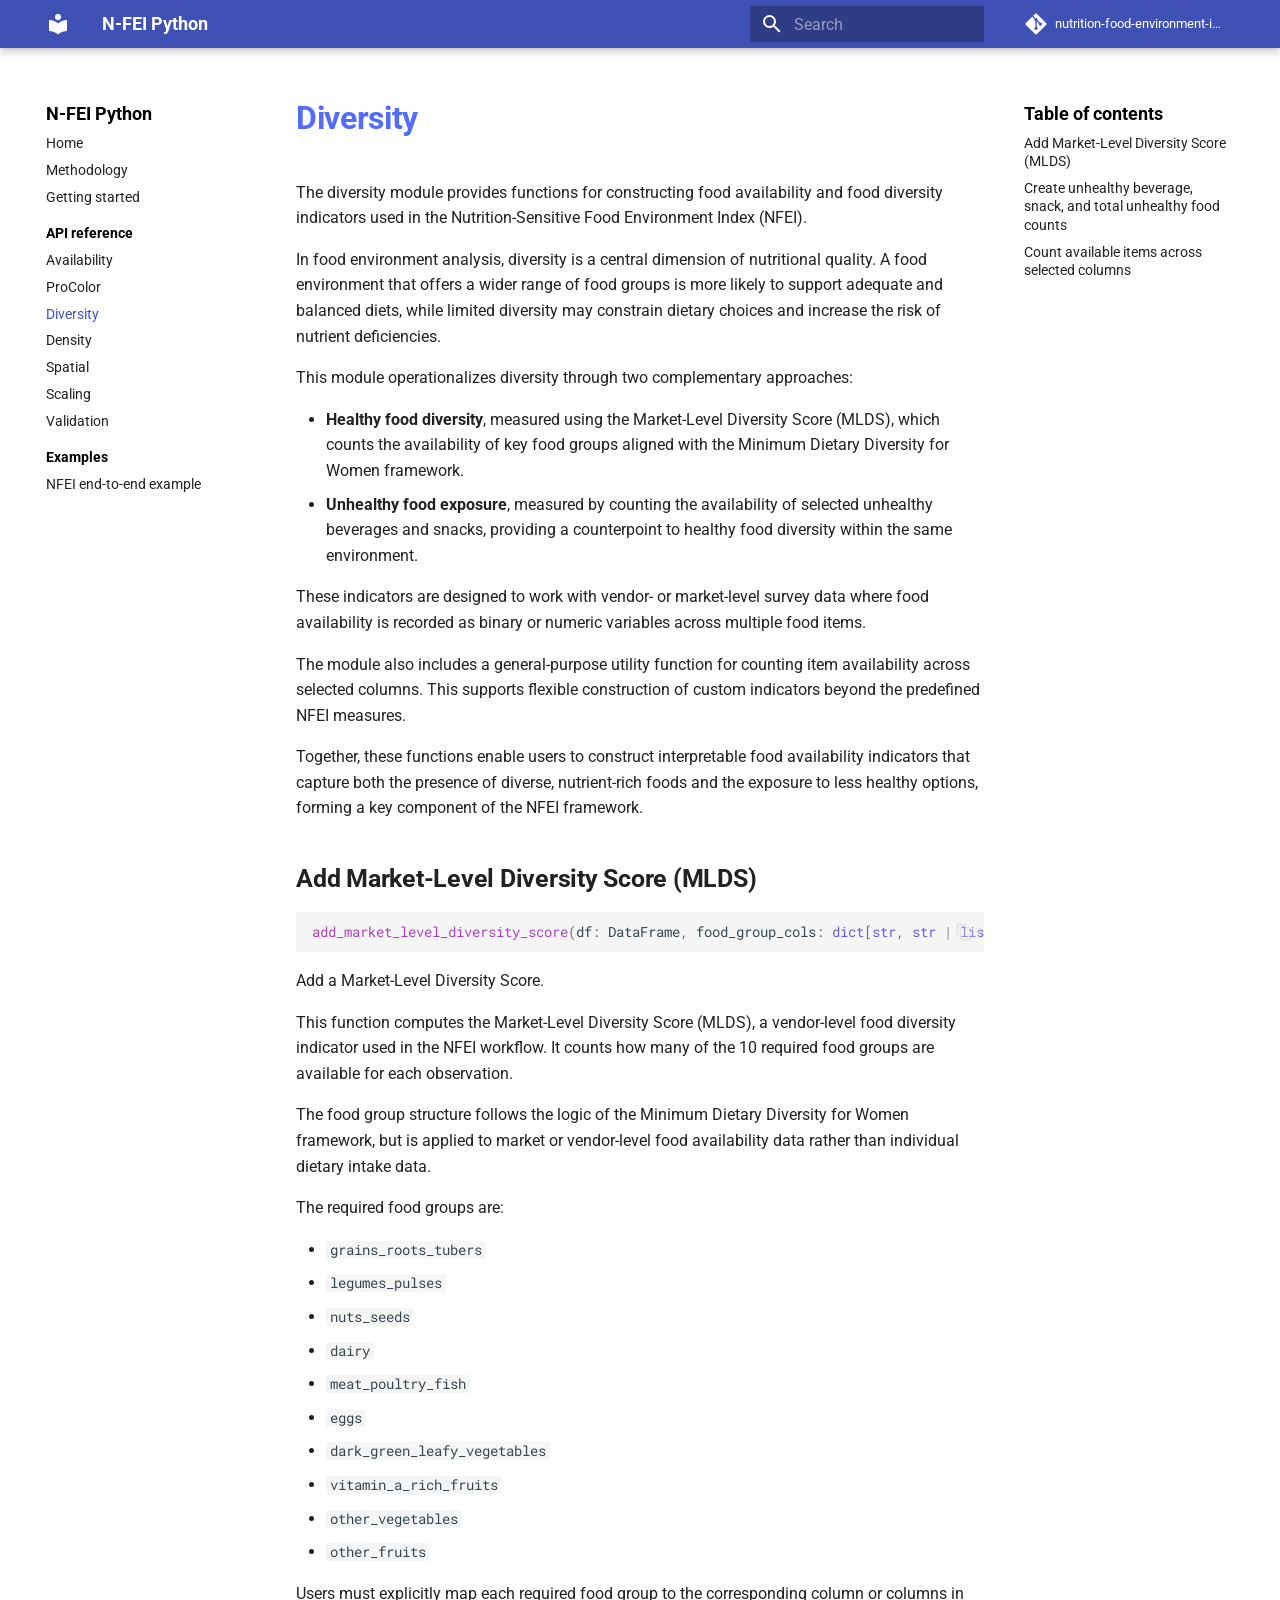
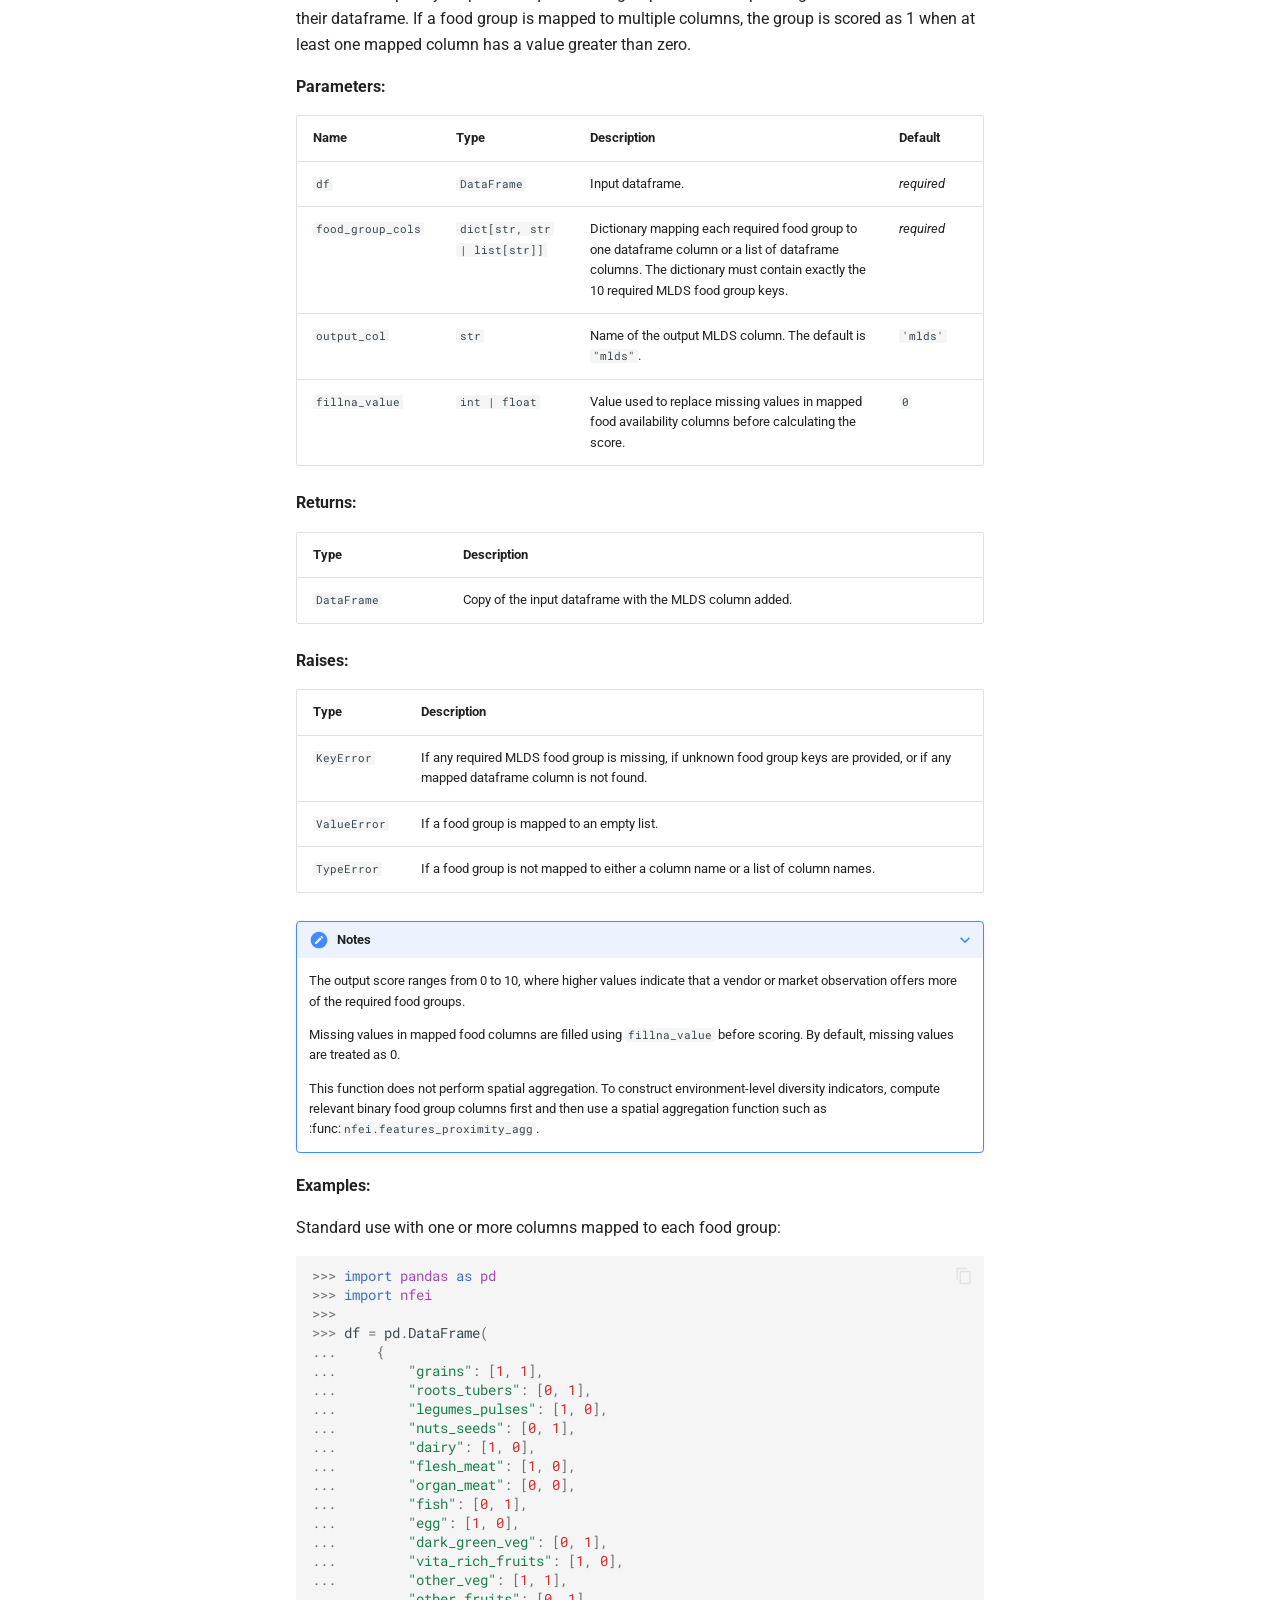
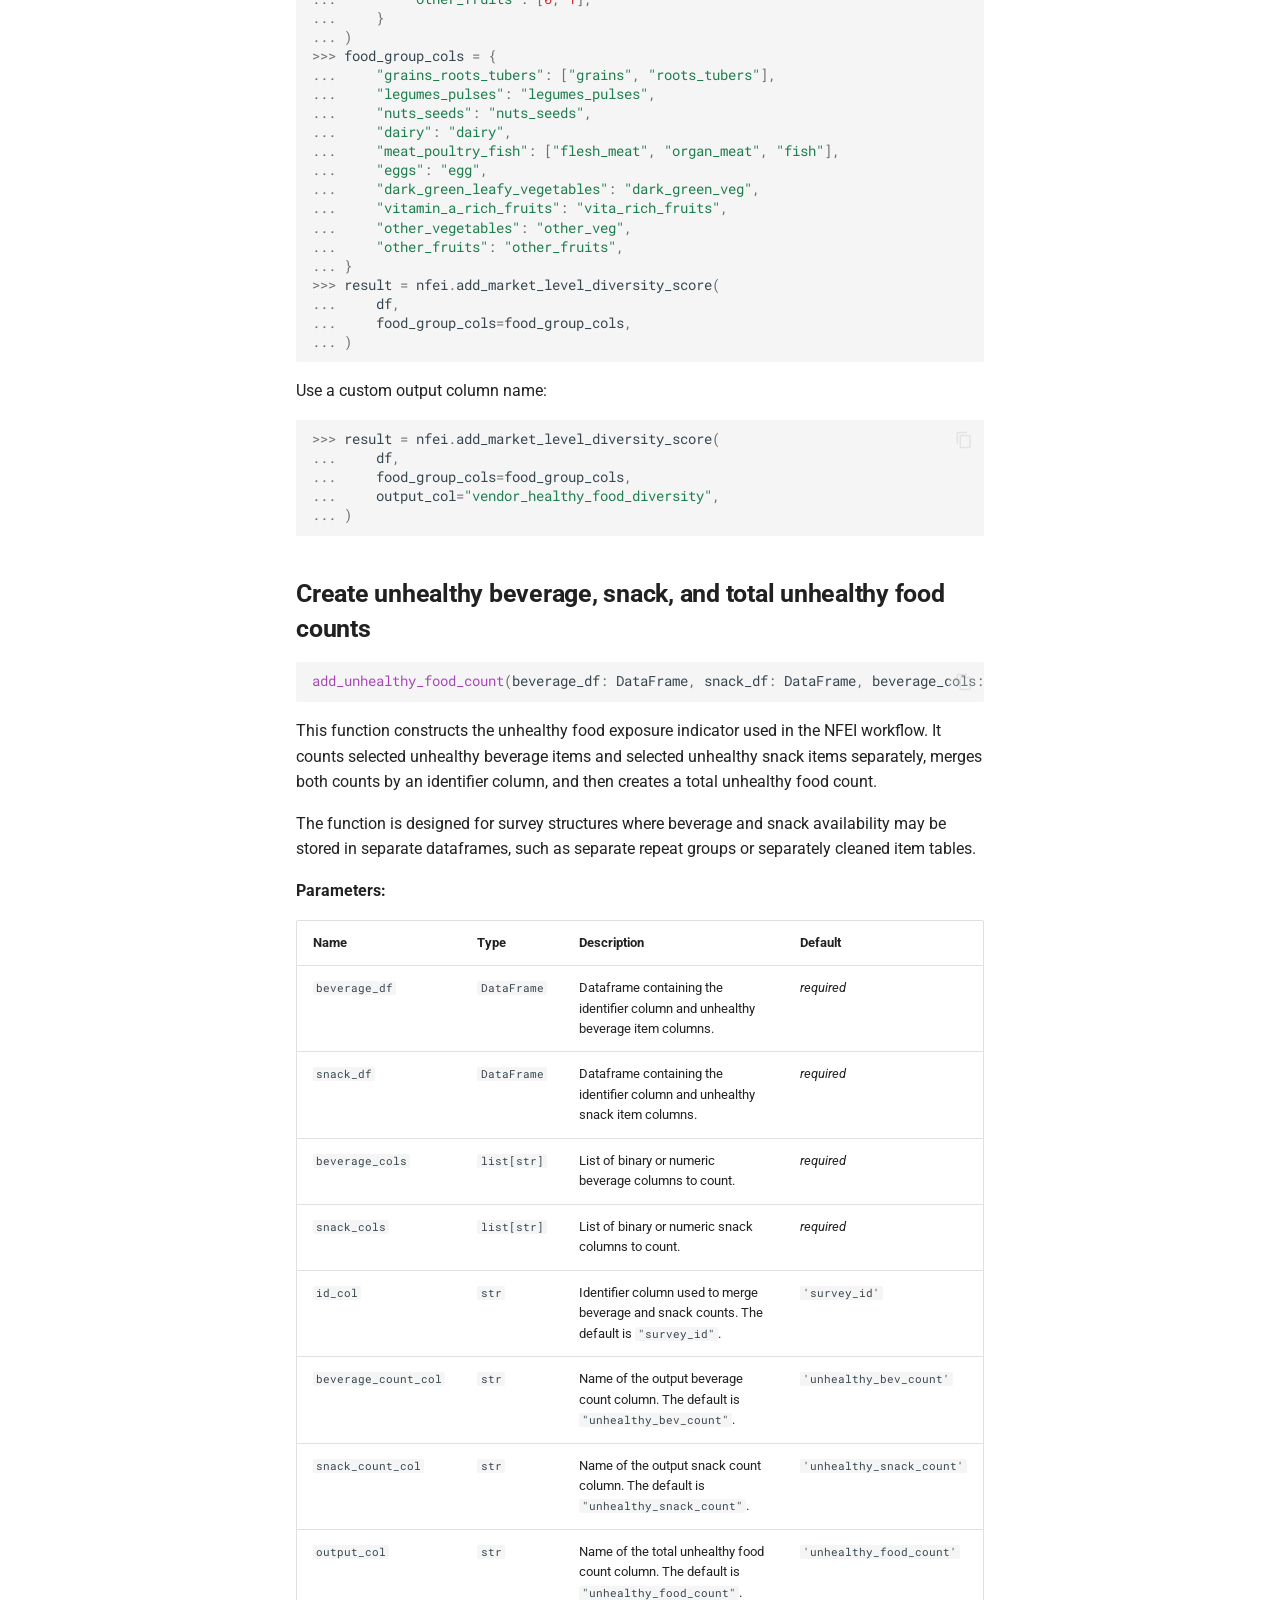
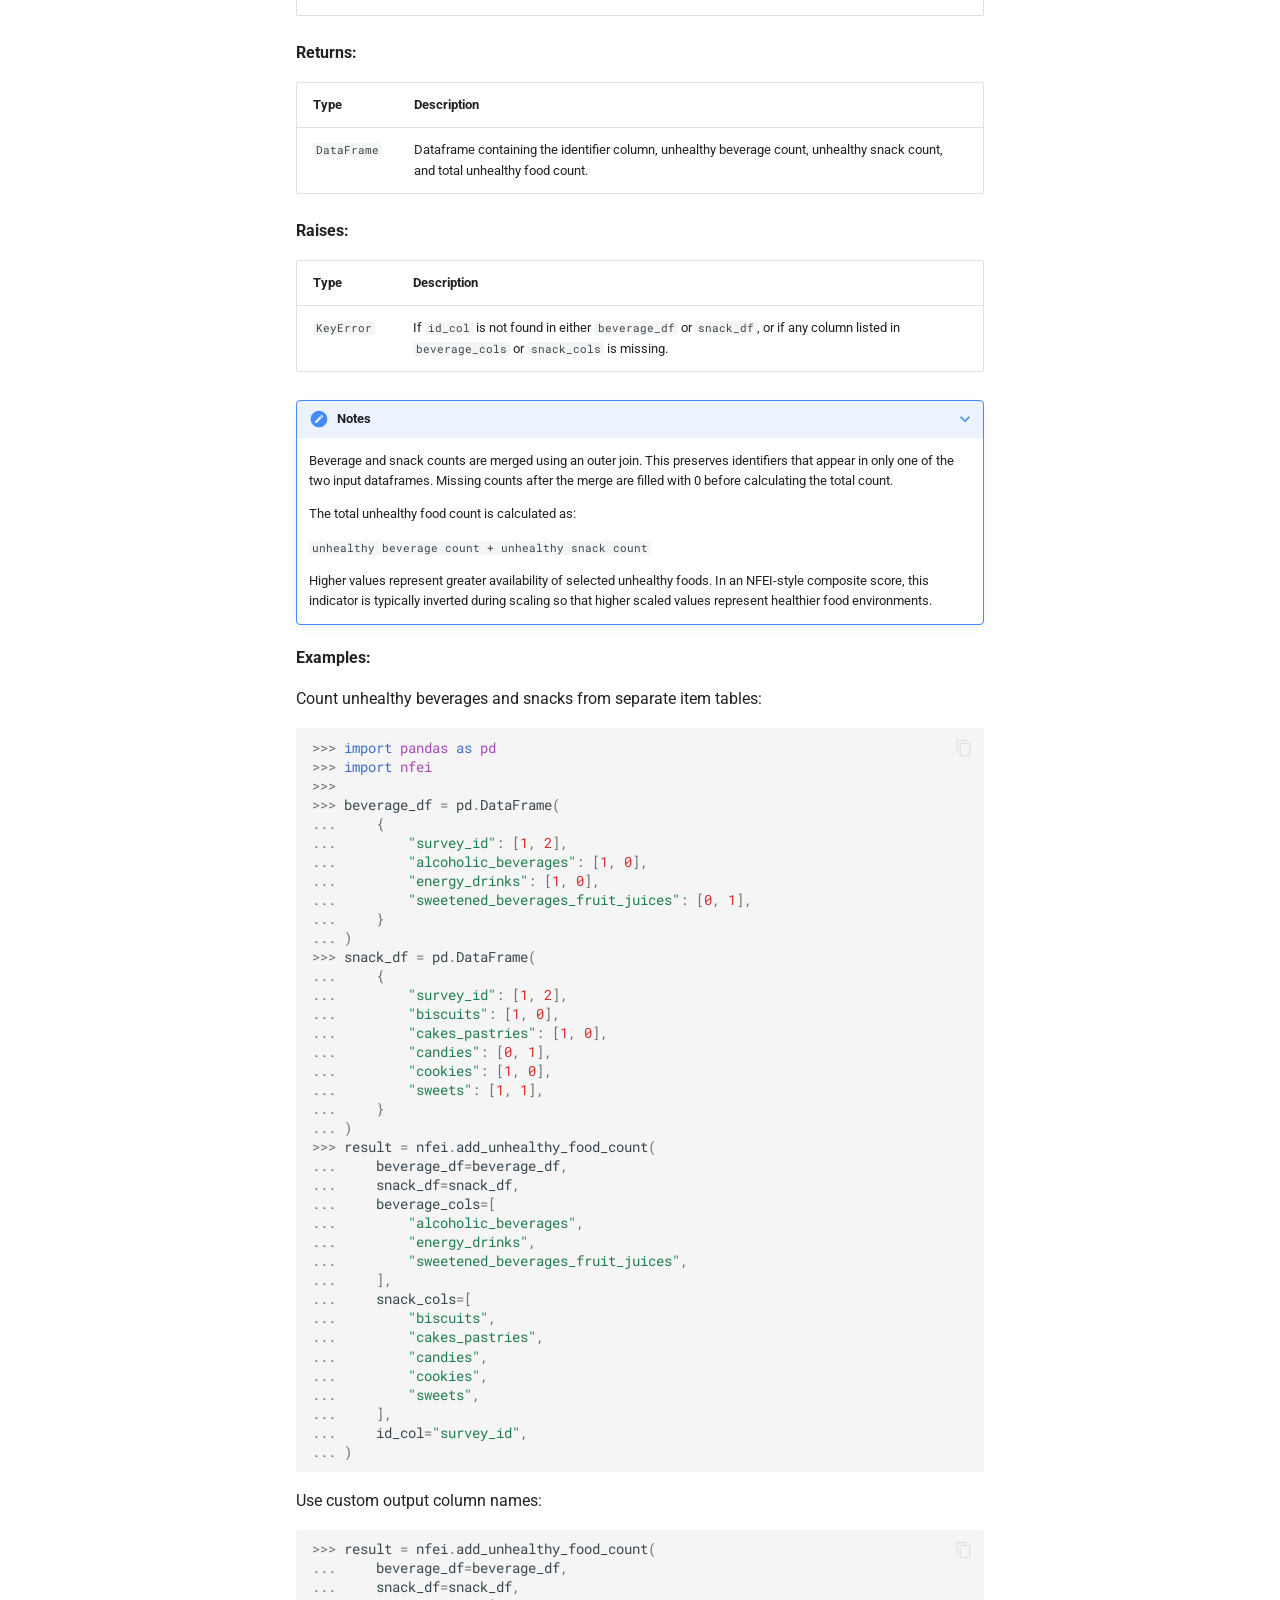
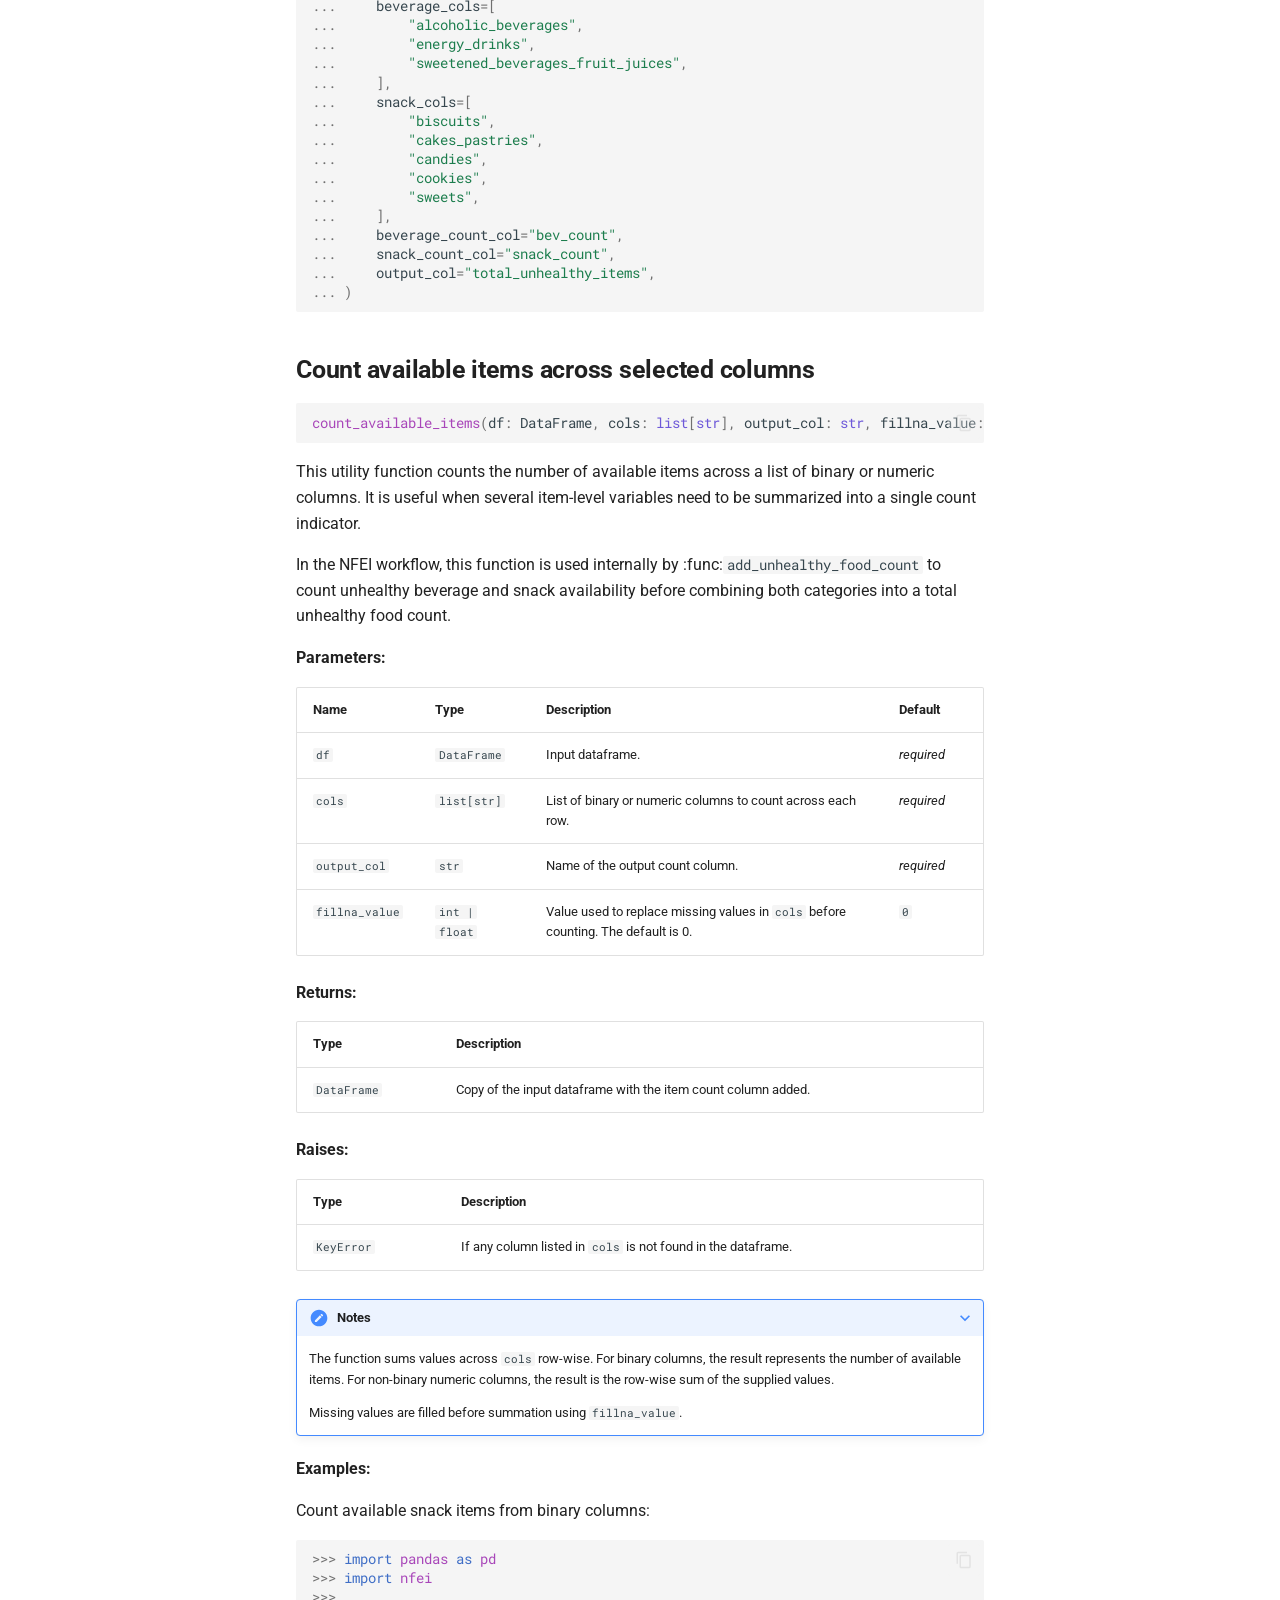
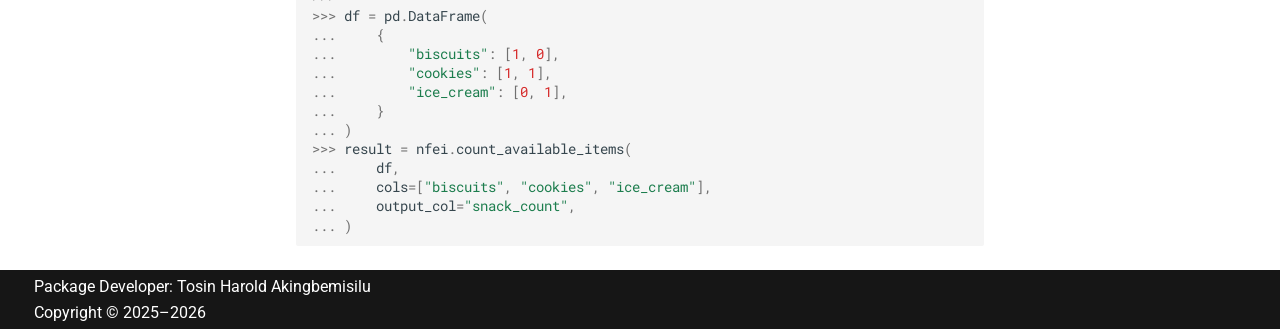
<file: api/diversity/index.html>
<!doctype html>
<html lang="en" class="no-js">
  <head>
    
      <meta charset="utf-8">
      <meta name="viewport" content="width=device-width,initial-scale=1">
      
        <meta name="description" content="Nutrition-Sensitive Food Environment Index utilities for Python">
      
      
      
        <link rel="canonical" href="https://tosmartak.github.io/nfei/api/diversity/">
      
      
        <link rel="prev" href="../color/">
      
      
        <link rel="next" href="../density/">
      
      
        
      
      
      <link rel="icon" href="../../assets/images/favicon.png">
      <meta name="generator" content="mkdocs-1.6.1, mkdocs-material-9.7.6">
    
    
      
        <title>Diversity - N-FEI Python</title>
      
    
    
      <link rel="stylesheet" href="../../assets/stylesheets/main.484c7ddc.min.css">
      
      


    
    
      
    
    
      
        
        
        <link rel="preconnect" href="https://fonts.gstatic.com" crossorigin>
        <link rel="stylesheet" href="https://fonts.googleapis.com/css?family=Roboto:300,300i,400,400i,700,700i%7CRoboto+Mono:400,400i,700,700i&display=fallback">
        <style>:root{--md-text-font:"Roboto";--md-code-font:"Roboto Mono"}</style>
      
    
    
      <link rel="stylesheet" href="../../assets/_mkdocstrings.css">
    
      <link rel="stylesheet" href="../../stylesheets/extra.css">
    
    <script>__md_scope=new URL("../..",location),__md_hash=e=>[...e].reduce(((e,_)=>(e<<5)-e+_.charCodeAt(0)),0),__md_get=(e,_=localStorage,t=__md_scope)=>JSON.parse(_.getItem(t.pathname+"."+e)),__md_set=(e,_,t=localStorage,a=__md_scope)=>{try{t.setItem(a.pathname+"."+e,JSON.stringify(_))}catch(e){}}</script>
    
      

    
    
  </head>
  
  
    <body dir="ltr">
  
    
    <input class="md-toggle" data-md-toggle="drawer" type="checkbox" id="__drawer" autocomplete="off">
    <input class="md-toggle" data-md-toggle="search" type="checkbox" id="__search" autocomplete="off">
    <label class="md-overlay" for="__drawer"></label>
    <div data-md-component="skip">
      
        
        <a href="#diversity" class="md-skip">
          Skip to content
        </a>
      
    </div>
    <div data-md-component="announce">
      
    </div>
    
    
      

  

<header class="md-header md-header--shadow" data-md-component="header">
  <nav class="md-header__inner md-grid" aria-label="Header">
    <a href="../.." title="N-FEI Python" class="md-header__button md-logo" aria-label="N-FEI Python" data-md-component="logo">
      
  
  <svg xmlns="http://www.w3.org/2000/svg" viewBox="0 0 24 24"><path d="M12 8a3 3 0 0 0 3-3 3 3 0 0 0-3-3 3 3 0 0 0-3 3 3 3 0 0 0 3 3m0 3.54C9.64 9.35 6.5 8 3 8v11c3.5 0 6.64 1.35 9 3.54 2.36-2.19 5.5-3.54 9-3.54V8c-3.5 0-6.64 1.35-9 3.54"/></svg>

    </a>
    <label class="md-header__button md-icon" for="__drawer">
      
      <svg xmlns="http://www.w3.org/2000/svg" viewBox="0 0 24 24"><path d="M3 6h18v2H3zm0 5h18v2H3zm0 5h18v2H3z"/></svg>
    </label>
    <div class="md-header__title" data-md-component="header-title">
      <div class="md-header__ellipsis">
        <div class="md-header__topic">
          <span class="md-ellipsis">
            N-FEI Python
          </span>
        </div>
        <div class="md-header__topic" data-md-component="header-topic">
          <span class="md-ellipsis">
            
              Diversity
            
          </span>
        </div>
      </div>
    </div>
    
    
      <script>var palette=__md_get("__palette");if(palette&&palette.color){if("(prefers-color-scheme)"===palette.color.media){var media=matchMedia("(prefers-color-scheme: light)"),input=document.querySelector(media.matches?"[data-md-color-media='(prefers-color-scheme: light)']":"[data-md-color-media='(prefers-color-scheme: dark)']");palette.color.media=input.getAttribute("data-md-color-media"),palette.color.scheme=input.getAttribute("data-md-color-scheme"),palette.color.primary=input.getAttribute("data-md-color-primary"),palette.color.accent=input.getAttribute("data-md-color-accent")}for(var[key,value]of Object.entries(palette.color))document.body.setAttribute("data-md-color-"+key,value)}</script>
    
    
    
      
      
        <label class="md-header__button md-icon" for="__search">
          
          <svg xmlns="http://www.w3.org/2000/svg" viewBox="0 0 24 24"><path d="M9.5 3A6.5 6.5 0 0 1 16 9.5c0 1.61-.59 3.09-1.56 4.23l.27.27h.79l5 5-1.5 1.5-5-5v-.79l-.27-.27A6.52 6.52 0 0 1 9.5 16 6.5 6.5 0 0 1 3 9.5 6.5 6.5 0 0 1 9.5 3m0 2C7 5 5 7 5 9.5S7 14 9.5 14 14 12 14 9.5 12 5 9.5 5"/></svg>
        </label>
        <div class="md-search" data-md-component="search" role="dialog">
  <label class="md-search__overlay" for="__search"></label>
  <div class="md-search__inner" role="search">
    <form class="md-search__form" name="search">
      <input type="text" class="md-search__input" name="query" aria-label="Search" placeholder="Search" autocapitalize="off" autocorrect="off" autocomplete="off" spellcheck="false" data-md-component="search-query" required>
      <label class="md-search__icon md-icon" for="__search">
        
        <svg xmlns="http://www.w3.org/2000/svg" viewBox="0 0 24 24"><path d="M9.5 3A6.5 6.5 0 0 1 16 9.5c0 1.61-.59 3.09-1.56 4.23l.27.27h.79l5 5-1.5 1.5-5-5v-.79l-.27-.27A6.52 6.52 0 0 1 9.5 16 6.5 6.5 0 0 1 3 9.5 6.5 6.5 0 0 1 9.5 3m0 2C7 5 5 7 5 9.5S7 14 9.5 14 14 12 14 9.5 12 5 9.5 5"/></svg>
        
        <svg xmlns="http://www.w3.org/2000/svg" viewBox="0 0 24 24"><path d="M20 11v2H8l5.5 5.5-1.42 1.42L4.16 12l7.92-7.92L13.5 5.5 8 11z"/></svg>
      </label>
      <nav class="md-search__options" aria-label="Search">
        
        <button type="reset" class="md-search__icon md-icon" title="Clear" aria-label="Clear" tabindex="-1">
          
          <svg xmlns="http://www.w3.org/2000/svg" viewBox="0 0 24 24"><path d="M19 6.41 17.59 5 12 10.59 6.41 5 5 6.41 10.59 12 5 17.59 6.41 19 12 13.41 17.59 19 19 17.59 13.41 12z"/></svg>
        </button>
      </nav>
      
        <div class="md-search__suggest" data-md-component="search-suggest"></div>
      
    </form>
    <div class="md-search__output">
      <div class="md-search__scrollwrap" tabindex="0" data-md-scrollfix>
        <div class="md-search-result" data-md-component="search-result">
          <div class="md-search-result__meta">
            Initializing search
          </div>
          <ol class="md-search-result__list" role="presentation"></ol>
        </div>
      </div>
    </div>
  </div>
</div>
      
    
    
      <div class="md-header__source">
        <a href="https://github.com/tosmartak/nutrition-food-environment-index" title="Go to repository" class="md-source" data-md-component="source">
  <div class="md-source__icon md-icon">
    
    <svg xmlns="http://www.w3.org/2000/svg" viewBox="0 0 448 512"><!--! Font Awesome Free 7.1.0 by @fontawesome - https://fontawesome.com License - https://fontawesome.com/license/free (Icons: CC BY 4.0, Fonts: SIL OFL 1.1, Code: MIT License) Copyright 2025 Fonticons, Inc.--><path d="M439.6 236.1 244 40.5c-5.4-5.5-12.8-8.5-20.4-8.5s-15 3-20.4 8.4L162.5 81l51.5 51.5c27.1-9.1 52.7 16.8 43.4 43.7l49.7 49.7c34.2-11.8 61.2 31 35.5 56.7-26.5 26.5-70.2-2.9-56-37.3L240.3 199v121.9c25.3 12.5 22.3 41.8 9.1 55-6.4 6.4-15.2 10.1-24.3 10.1s-17.8-3.6-24.3-10.1c-17.6-17.6-11.1-46.9 11.2-56v-123c-20.8-8.5-24.6-30.7-18.6-45L142.6 101 8.5 235.1C3 240.6 0 247.9 0 255.5s3 15 8.5 20.4l195.6 195.7c5.4 5.4 12.7 8.4 20.4 8.4s15-3 20.4-8.4l194.7-194.7c5.4-5.4 8.4-12.8 8.4-20.4s-3-15-8.4-20.4"/></svg>
  </div>
  <div class="md-source__repository">
    nutrition-food-environment-index
  </div>
</a>
      </div>
    
  </nav>
  
</header>
    
    <div class="md-container" data-md-component="container">
      
      
        
          
        
      
      <main class="md-main" data-md-component="main">
        <div class="md-main__inner md-grid">
          
            
              
              <div class="md-sidebar md-sidebar--primary" data-md-component="sidebar" data-md-type="navigation" >
                <div class="md-sidebar__scrollwrap">
                  <div class="md-sidebar__inner">
                    



<nav class="md-nav md-nav--primary" aria-label="Navigation" data-md-level="0">
  <label class="md-nav__title" for="__drawer">
    <a href="../.." title="N-FEI Python" class="md-nav__button md-logo" aria-label="N-FEI Python" data-md-component="logo">
      
  
  <svg xmlns="http://www.w3.org/2000/svg" viewBox="0 0 24 24"><path d="M12 8a3 3 0 0 0 3-3 3 3 0 0 0-3-3 3 3 0 0 0-3 3 3 3 0 0 0 3 3m0 3.54C9.64 9.35 6.5 8 3 8v11c3.5 0 6.64 1.35 9 3.54 2.36-2.19 5.5-3.54 9-3.54V8c-3.5 0-6.64 1.35-9 3.54"/></svg>

    </a>
    N-FEI Python
  </label>
  
    <div class="md-nav__source">
      <a href="https://github.com/tosmartak/nutrition-food-environment-index" title="Go to repository" class="md-source" data-md-component="source">
  <div class="md-source__icon md-icon">
    
    <svg xmlns="http://www.w3.org/2000/svg" viewBox="0 0 448 512"><!--! Font Awesome Free 7.1.0 by @fontawesome - https://fontawesome.com License - https://fontawesome.com/license/free (Icons: CC BY 4.0, Fonts: SIL OFL 1.1, Code: MIT License) Copyright 2025 Fonticons, Inc.--><path d="M439.6 236.1 244 40.5c-5.4-5.5-12.8-8.5-20.4-8.5s-15 3-20.4 8.4L162.5 81l51.5 51.5c27.1-9.1 52.7 16.8 43.4 43.7l49.7 49.7c34.2-11.8 61.2 31 35.5 56.7-26.5 26.5-70.2-2.9-56-37.3L240.3 199v121.9c25.3 12.5 22.3 41.8 9.1 55-6.4 6.4-15.2 10.1-24.3 10.1s-17.8-3.6-24.3-10.1c-17.6-17.6-11.1-46.9 11.2-56v-123c-20.8-8.5-24.6-30.7-18.6-45L142.6 101 8.5 235.1C3 240.6 0 247.9 0 255.5s3 15 8.5 20.4l195.6 195.7c5.4 5.4 12.7 8.4 20.4 8.4s15-3 20.4-8.4l194.7-194.7c5.4-5.4 8.4-12.8 8.4-20.4s-3-15-8.4-20.4"/></svg>
  </div>
  <div class="md-source__repository">
    nutrition-food-environment-index
  </div>
</a>
    </div>
  
  <ul class="md-nav__list" data-md-scrollfix>
    
      
      
  
  
  
  
    <li class="md-nav__item">
      <a href="../.." class="md-nav__link">
        
  
  
  <span class="md-ellipsis">
    
  
    Home
  

    
  </span>
  
  

      </a>
    </li>
  

    
      
      
  
  
  
  
    <li class="md-nav__item">
      <a href="../../methodology/" class="md-nav__link">
        
  
  
  <span class="md-ellipsis">
    
  
    Methodology
  

    
  </span>
  
  

      </a>
    </li>
  

    
      
      
  
  
  
  
    <li class="md-nav__item">
      <a href="../../getting-started/" class="md-nav__link">
        
  
  
  <span class="md-ellipsis">
    
  
    Getting started
  

    
  </span>
  
  

      </a>
    </li>
  

    
      
      
  
  
    
  
  
  
    
    
    
    
      
        
        
      
    
    
    <li class="md-nav__item md-nav__item--active md-nav__item--section md-nav__item--nested">
      
        
        
        <input class="md-nav__toggle md-toggle " type="checkbox" id="__nav_4" checked>
        
          
          <label class="md-nav__link" for="__nav_4" id="__nav_4_label" tabindex="">
            
  
  
  <span class="md-ellipsis">
    
  
    API reference
  

    
  </span>
  
  

            <span class="md-nav__icon md-icon"></span>
          </label>
        
        <nav class="md-nav" data-md-level="1" aria-labelledby="__nav_4_label" aria-expanded="true">
          <label class="md-nav__title" for="__nav_4">
            <span class="md-nav__icon md-icon"></span>
            
  
    API reference
  

          </label>
          <ul class="md-nav__list" data-md-scrollfix>
            
              
                
  
  
  
  
    <li class="md-nav__item">
      <a href="../availability/" class="md-nav__link">
        
  
  
  <span class="md-ellipsis">
    
  
    Availability
  

    
  </span>
  
  

      </a>
    </li>
  

              
            
              
                
  
  
  
  
    <li class="md-nav__item">
      <a href="../color/" class="md-nav__link">
        
  
  
  <span class="md-ellipsis">
    
  
    ProColor
  

    
  </span>
  
  

      </a>
    </li>
  

              
            
              
                
  
  
    
  
  
  
    <li class="md-nav__item md-nav__item--active">
      
      <input class="md-nav__toggle md-toggle" type="checkbox" id="__toc">
      
      
        
      
      
        <label class="md-nav__link md-nav__link--active" for="__toc">
          
  
  
  <span class="md-ellipsis">
    
  
    Diversity
  

    
  </span>
  
  

          <span class="md-nav__icon md-icon"></span>
        </label>
      
      <a href="./" class="md-nav__link md-nav__link--active">
        
  
  
  <span class="md-ellipsis">
    
  
    Diversity
  

    
  </span>
  
  

      </a>
      
        

<nav class="md-nav md-nav--secondary" aria-label="Table of contents">
  
  
  
    
  
  
    <label class="md-nav__title" for="__toc">
      <span class="md-nav__icon md-icon"></span>
      Table of contents
    </label>
    <ul class="md-nav__list" data-md-component="toc" data-md-scrollfix>
      
        <li class="md-nav__item">
  <a href="#nfei.diversity.add_market_level_diversity_score" class="md-nav__link">
    <span class="md-ellipsis">
      
        Add Market-Level Diversity Score (MLDS)
      
    </span>
  </a>
  
</li>
      
        <li class="md-nav__item">
  <a href="#nfei.diversity.add_unhealthy_food_count" class="md-nav__link">
    <span class="md-ellipsis">
      
        Create unhealthy beverage, snack, and total unhealthy food counts
      
    </span>
  </a>
  
</li>
      
        <li class="md-nav__item">
  <a href="#nfei.diversity.count_available_items" class="md-nav__link">
    <span class="md-ellipsis">
      
        Count available items across selected columns
      
    </span>
  </a>
  
</li>
      
    </ul>
  
</nav>
      
    </li>
  

              
            
              
                
  
  
  
  
    <li class="md-nav__item">
      <a href="../density/" class="md-nav__link">
        
  
  
  <span class="md-ellipsis">
    
  
    Density
  

    
  </span>
  
  

      </a>
    </li>
  

              
            
              
                
  
  
  
  
    <li class="md-nav__item">
      <a href="../spatial/" class="md-nav__link">
        
  
  
  <span class="md-ellipsis">
    
  
    Spatial
  

    
  </span>
  
  

      </a>
    </li>
  

              
            
              
                
  
  
  
  
    <li class="md-nav__item">
      <a href="../scaling/" class="md-nav__link">
        
  
  
  <span class="md-ellipsis">
    
  
    Scaling
  

    
  </span>
  
  

      </a>
    </li>
  

              
            
              
                
  
  
  
  
    <li class="md-nav__item">
      <a href="../validation/" class="md-nav__link">
        
  
  
  <span class="md-ellipsis">
    
  
    Validation
  

    
  </span>
  
  

      </a>
    </li>
  

              
            
          </ul>
        </nav>
      
    </li>
  

    
      
      
  
  
  
  
    
    
    
    
      
        
        
      
    
    
    <li class="md-nav__item md-nav__item--section md-nav__item--nested">
      
        
        
          
        
        <input class="md-nav__toggle md-toggle md-toggle--indeterminate" type="checkbox" id="__nav_5" >
        
          
          <label class="md-nav__link" for="__nav_5" id="__nav_5_label" tabindex="">
            
  
  
  <span class="md-ellipsis">
    
  
    Examples
  

    
  </span>
  
  

            <span class="md-nav__icon md-icon"></span>
          </label>
        
        <nav class="md-nav" data-md-level="1" aria-labelledby="__nav_5_label" aria-expanded="false">
          <label class="md-nav__title" for="__nav_5">
            <span class="md-nav__icon md-icon"></span>
            
  
    Examples
  

          </label>
          <ul class="md-nav__list" data-md-scrollfix>
            
              
                
  
  
  
  
    <li class="md-nav__item">
      <a href="../../examples/nfei_end_to_end_example/" class="md-nav__link">
        
  
  
  <span class="md-ellipsis">
    
  
    NFEI end-to-end example
  

    
  </span>
  
  

      </a>
    </li>
  

              
            
          </ul>
        </nav>
      
    </li>
  

    
  </ul>
</nav>
                  </div>
                </div>
              </div>
            
            
              
              <div class="md-sidebar md-sidebar--secondary" data-md-component="sidebar" data-md-type="toc" >
                <div class="md-sidebar__scrollwrap">
                  <div class="md-sidebar__inner">
                    

<nav class="md-nav md-nav--secondary" aria-label="Table of contents">
  
  
  
    
  
  
    <label class="md-nav__title" for="__toc">
      <span class="md-nav__icon md-icon"></span>
      Table of contents
    </label>
    <ul class="md-nav__list" data-md-component="toc" data-md-scrollfix>
      
        <li class="md-nav__item">
  <a href="#nfei.diversity.add_market_level_diversity_score" class="md-nav__link">
    <span class="md-ellipsis">
      
        Add Market-Level Diversity Score (MLDS)
      
    </span>
  </a>
  
</li>
      
        <li class="md-nav__item">
  <a href="#nfei.diversity.add_unhealthy_food_count" class="md-nav__link">
    <span class="md-ellipsis">
      
        Create unhealthy beverage, snack, and total unhealthy food counts
      
    </span>
  </a>
  
</li>
      
        <li class="md-nav__item">
  <a href="#nfei.diversity.count_available_items" class="md-nav__link">
    <span class="md-ellipsis">
      
        Count available items across selected columns
      
    </span>
  </a>
  
</li>
      
    </ul>
  
</nav>
                  </div>
                </div>
              </div>
            
          
          
            <div class="md-content" data-md-component="content">
              
              <article class="md-content__inner md-typeset">
                
                  


  
  


<h1 id="diversity">Diversity</h1>
<p>The diversity module provides functions for constructing food availability and
food diversity indicators used in the Nutrition-Sensitive Food Environment Index (NFEI).</p>
<p>In food environment analysis, diversity is a central dimension of nutritional
quality. A food environment that offers a wider range of food groups is more
likely to support adequate and balanced diets, while limited diversity may
constrain dietary choices and increase the risk of nutrient deficiencies.</p>
<p>This module operationalizes diversity through two complementary approaches:</p>
<ul>
<li><strong>Healthy food diversity</strong>, measured using the Market-Level Diversity Score
  (MLDS), which counts the availability of key food groups aligned with the
  Minimum Dietary Diversity for Women framework.</li>
<li><strong>Unhealthy food exposure</strong>, measured by counting the availability of selected unhealthy beverages and snacks, providing a counterpoint to healthy food diversity within the same environment.</li>
</ul>
<p>These indicators are designed to work with vendor- or market-level survey data where food availability is recorded as binary or numeric variables across multiple food items.</p>
<p>The module also includes a general-purpose utility function for counting item
availability across selected columns. This supports flexible construction of
custom indicators beyond the predefined NFEI measures.</p>
<p>Together, these functions enable users to construct interpretable food
availability indicators that capture both the presence of diverse, nutrient-rich foods and the exposure to less healthy options, forming a key component of the NFEI framework.</p>


<div class="doc doc-object doc-function">


<h2 id="nfei.diversity.add_market_level_diversity_score" class="doc doc-heading">
            Add Market-Level Diversity Score (MLDS)


</h2>
<div class="doc-signature highlight"><pre><span></span><code><span class="nf">add_market_level_diversity_score</span><span class="p">(</span><span class="n">df</span><span class="p">:</span> <span class="n">DataFrame</span><span class="p">,</span> <span class="n">food_group_cols</span><span class="p">:</span> <span class="nb">dict</span><span class="p">[</span><span class="nb">str</span><span class="p">,</span> <span class="nb">str</span> <span class="o">|</span> <span class="nb">list</span><span class="p">[</span><span class="nb">str</span><span class="p">]],</span> <span class="n">output_col</span><span class="p">:</span> <span class="nb">str</span> <span class="o">=</span> <span class="s1">&#39;mlds&#39;</span><span class="p">,</span> <span class="n">fillna_value</span><span class="p">:</span> <span class="nb">int</span> <span class="o">|</span> <span class="nb">float</span> <span class="o">=</span> <span class="mi">0</span><span class="p">)</span> <span class="o">-&gt;</span> <span class="n">pd</span><span class="o">.</span><span class="n">DataFrame</span>
</code></pre></div>

    <div class="doc doc-contents first">

        <p>Add a Market-Level Diversity Score.</p>
<p>This function computes the Market-Level Diversity Score (MLDS), a
vendor-level food diversity indicator used in the NFEI workflow. It counts
how many of the 10 required food groups are available for each observation.</p>
<p>The food group structure follows the logic of the Minimum Dietary Diversity
for Women framework, but is applied to market or vendor-level food
availability data rather than individual dietary intake data.</p>
<p>The required food groups are:</p>
<ul>
<li><code>grains_roots_tubers</code></li>
<li><code>legumes_pulses</code></li>
<li><code>nuts_seeds</code></li>
<li><code>dairy</code></li>
<li><code>meat_poultry_fish</code></li>
<li><code>eggs</code></li>
<li><code>dark_green_leafy_vegetables</code></li>
<li><code>vitamin_a_rich_fruits</code></li>
<li><code>other_vegetables</code></li>
<li><code>other_fruits</code></li>
</ul>
<p>Users must explicitly map each required food group to the corresponding
column or columns in their dataframe. If a food group is mapped to multiple
columns, the group is scored as 1 when at least one mapped column has a
value greater than zero.</p>


<p><span class="doc-section-title">Parameters:</span></p>
    <table>
      <thead>
        <tr>
          <th>Name</th>
          <th>Type</th>
          <th>Description</th>
          <th>Default</th>
        </tr>
      </thead>
      <tbody>
          <tr class="doc-section-item">
            <td>
                <code>df</code>
            </td>
            <td>
                  <code><span title="pandas.DataFrame">DataFrame</span></code>
            </td>
            <td>
              <div class="doc-md-description">
                <p>Input dataframe.</p>
              </div>
            </td>
            <td>
                <em>required</em>
            </td>
          </tr>
          <tr class="doc-section-item">
            <td>
                <code>food_group_cols</code>
            </td>
            <td>
                  <code><span title="dict">dict</span>[<span title="str">str</span>, <span title="str">str</span> | <span title="list">list</span>[<span title="str">str</span>]]</code>
            </td>
            <td>
              <div class="doc-md-description">
                <p>Dictionary mapping each required food group to one dataframe column or
a list of dataframe columns. The dictionary must contain exactly the 10
required MLDS food group keys.</p>
              </div>
            </td>
            <td>
                <em>required</em>
            </td>
          </tr>
          <tr class="doc-section-item">
            <td>
                <code>output_col</code>
            </td>
            <td>
                  <code><span title="str">str</span></code>
            </td>
            <td>
              <div class="doc-md-description">
                <p>Name of the output MLDS column. The default is <code>"mlds"</code>.</p>
              </div>
            </td>
            <td>
                  <code>&#39;mlds&#39;</code>
            </td>
          </tr>
          <tr class="doc-section-item">
            <td>
                <code>fillna_value</code>
            </td>
            <td>
                  <code><span title="int">int</span> | <span title="float">float</span></code>
            </td>
            <td>
              <div class="doc-md-description">
                <p>Value used to replace missing values in mapped food availability
columns before calculating the score.</p>
              </div>
            </td>
            <td>
                  <code>0</code>
            </td>
          </tr>
      </tbody>
    </table>


    <p><span class="doc-section-title">Returns:</span></p>
    <table>
      <thead>
        <tr>
          <th>Type</th>
          <th>Description</th>
        </tr>
      </thead>
      <tbody>
          <tr class="doc-section-item">
            <td>
                  <code><span title="pandas.DataFrame">DataFrame</span></code>
            </td>
            <td>
              <div class="doc-md-description">
                <p>Copy of the input dataframe with the MLDS column added.</p>
              </div>
            </td>
          </tr>
      </tbody>
    </table>


<p><span class="doc-section-title">Raises:</span></p>
    <table>
      <thead>
        <tr>
          <th>Type</th>
          <th>Description</th>
        </tr>
      </thead>
      <tbody>
          <tr class="doc-section-item">
            <td>
                  <code><span title="KeyError">KeyError</span></code>
            </td>
            <td>
              <div class="doc-md-description">
                <p>If any required MLDS food group is missing, if unknown food group keys
are provided, or if any mapped dataframe column is not found.</p>
              </div>
            </td>
          </tr>
          <tr class="doc-section-item">
            <td>
                  <code><span title="ValueError">ValueError</span></code>
            </td>
            <td>
              <div class="doc-md-description">
                <p>If a food group is mapped to an empty list.</p>
              </div>
            </td>
          </tr>
          <tr class="doc-section-item">
            <td>
                  <code><span title="TypeError">TypeError</span></code>
            </td>
            <td>
              <div class="doc-md-description">
                <p>If a food group is not mapped to either a column name or a list of
column names.</p>
              </div>
            </td>
          </tr>
      </tbody>
    </table>


<details class="note" open>
  <summary>Notes</summary>
  <p>The output score ranges from 0 to 10, where higher values indicate that a
vendor or market observation offers more of the required food groups.</p>
<p>Missing values in mapped food columns are filled using <code>fillna_value</code>
before scoring. By default, missing values are treated as 0.</p>
<p>This function does not perform spatial aggregation. To construct
environment-level diversity indicators, compute relevant binary food group
columns first and then use a spatial aggregation function such as
:func:<code>nfei.features_proximity_agg</code>.</p>
</details>

<p><span class="doc-section-title">Examples:</span></p>
    <p>Standard use with one or more columns mapped to each food group:</p>
    <div class="highlight"><pre><span></span><code><span class="gp">&gt;&gt;&gt; </span><span class="kn">import</span><span class="w"> </span><span class="nn">pandas</span><span class="w"> </span><span class="k">as</span><span class="w"> </span><span class="nn">pd</span>
<span class="gp">&gt;&gt;&gt; </span><span class="kn">import</span><span class="w"> </span><span class="nn">nfei</span>
<span class="gp">&gt;&gt;&gt;</span>
<span class="gp">&gt;&gt;&gt; </span><span class="n">df</span> <span class="o">=</span> <span class="n">pd</span><span class="o">.</span><span class="n">DataFrame</span><span class="p">(</span>
<span class="gp">... </span>    <span class="p">{</span>
<span class="gp">... </span>        <span class="s2">&quot;grains&quot;</span><span class="p">:</span> <span class="p">[</span><span class="mi">1</span><span class="p">,</span> <span class="mi">1</span><span class="p">],</span>
<span class="gp">... </span>        <span class="s2">&quot;roots_tubers&quot;</span><span class="p">:</span> <span class="p">[</span><span class="mi">0</span><span class="p">,</span> <span class="mi">1</span><span class="p">],</span>
<span class="gp">... </span>        <span class="s2">&quot;legumes_pulses&quot;</span><span class="p">:</span> <span class="p">[</span><span class="mi">1</span><span class="p">,</span> <span class="mi">0</span><span class="p">],</span>
<span class="gp">... </span>        <span class="s2">&quot;nuts_seeds&quot;</span><span class="p">:</span> <span class="p">[</span><span class="mi">0</span><span class="p">,</span> <span class="mi">1</span><span class="p">],</span>
<span class="gp">... </span>        <span class="s2">&quot;dairy&quot;</span><span class="p">:</span> <span class="p">[</span><span class="mi">1</span><span class="p">,</span> <span class="mi">0</span><span class="p">],</span>
<span class="gp">... </span>        <span class="s2">&quot;flesh_meat&quot;</span><span class="p">:</span> <span class="p">[</span><span class="mi">1</span><span class="p">,</span> <span class="mi">0</span><span class="p">],</span>
<span class="gp">... </span>        <span class="s2">&quot;organ_meat&quot;</span><span class="p">:</span> <span class="p">[</span><span class="mi">0</span><span class="p">,</span> <span class="mi">0</span><span class="p">],</span>
<span class="gp">... </span>        <span class="s2">&quot;fish&quot;</span><span class="p">:</span> <span class="p">[</span><span class="mi">0</span><span class="p">,</span> <span class="mi">1</span><span class="p">],</span>
<span class="gp">... </span>        <span class="s2">&quot;egg&quot;</span><span class="p">:</span> <span class="p">[</span><span class="mi">1</span><span class="p">,</span> <span class="mi">0</span><span class="p">],</span>
<span class="gp">... </span>        <span class="s2">&quot;dark_green_veg&quot;</span><span class="p">:</span> <span class="p">[</span><span class="mi">0</span><span class="p">,</span> <span class="mi">1</span><span class="p">],</span>
<span class="gp">... </span>        <span class="s2">&quot;vita_rich_fruits&quot;</span><span class="p">:</span> <span class="p">[</span><span class="mi">1</span><span class="p">,</span> <span class="mi">0</span><span class="p">],</span>
<span class="gp">... </span>        <span class="s2">&quot;other_veg&quot;</span><span class="p">:</span> <span class="p">[</span><span class="mi">1</span><span class="p">,</span> <span class="mi">1</span><span class="p">],</span>
<span class="gp">... </span>        <span class="s2">&quot;other_fruits&quot;</span><span class="p">:</span> <span class="p">[</span><span class="mi">0</span><span class="p">,</span> <span class="mi">1</span><span class="p">],</span>
<span class="gp">... </span>    <span class="p">}</span>
<span class="gp">... </span><span class="p">)</span>
<span class="gp">&gt;&gt;&gt; </span><span class="n">food_group_cols</span> <span class="o">=</span> <span class="p">{</span>
<span class="gp">... </span>    <span class="s2">&quot;grains_roots_tubers&quot;</span><span class="p">:</span> <span class="p">[</span><span class="s2">&quot;grains&quot;</span><span class="p">,</span> <span class="s2">&quot;roots_tubers&quot;</span><span class="p">],</span>
<span class="gp">... </span>    <span class="s2">&quot;legumes_pulses&quot;</span><span class="p">:</span> <span class="s2">&quot;legumes_pulses&quot;</span><span class="p">,</span>
<span class="gp">... </span>    <span class="s2">&quot;nuts_seeds&quot;</span><span class="p">:</span> <span class="s2">&quot;nuts_seeds&quot;</span><span class="p">,</span>
<span class="gp">... </span>    <span class="s2">&quot;dairy&quot;</span><span class="p">:</span> <span class="s2">&quot;dairy&quot;</span><span class="p">,</span>
<span class="gp">... </span>    <span class="s2">&quot;meat_poultry_fish&quot;</span><span class="p">:</span> <span class="p">[</span><span class="s2">&quot;flesh_meat&quot;</span><span class="p">,</span> <span class="s2">&quot;organ_meat&quot;</span><span class="p">,</span> <span class="s2">&quot;fish&quot;</span><span class="p">],</span>
<span class="gp">... </span>    <span class="s2">&quot;eggs&quot;</span><span class="p">:</span> <span class="s2">&quot;egg&quot;</span><span class="p">,</span>
<span class="gp">... </span>    <span class="s2">&quot;dark_green_leafy_vegetables&quot;</span><span class="p">:</span> <span class="s2">&quot;dark_green_veg&quot;</span><span class="p">,</span>
<span class="gp">... </span>    <span class="s2">&quot;vitamin_a_rich_fruits&quot;</span><span class="p">:</span> <span class="s2">&quot;vita_rich_fruits&quot;</span><span class="p">,</span>
<span class="gp">... </span>    <span class="s2">&quot;other_vegetables&quot;</span><span class="p">:</span> <span class="s2">&quot;other_veg&quot;</span><span class="p">,</span>
<span class="gp">... </span>    <span class="s2">&quot;other_fruits&quot;</span><span class="p">:</span> <span class="s2">&quot;other_fruits&quot;</span><span class="p">,</span>
<span class="gp">... </span><span class="p">}</span>
<span class="gp">&gt;&gt;&gt; </span><span class="n">result</span> <span class="o">=</span> <span class="n">nfei</span><span class="o">.</span><span class="n">add_market_level_diversity_score</span><span class="p">(</span>
<span class="gp">... </span>    <span class="n">df</span><span class="p">,</span>
<span class="gp">... </span>    <span class="n">food_group_cols</span><span class="o">=</span><span class="n">food_group_cols</span><span class="p">,</span>
<span class="gp">... </span><span class="p">)</span>
</code></pre></div>
    <p>Use a custom output column name:</p>
    <div class="highlight"><pre><span></span><code><span class="gp">&gt;&gt;&gt; </span><span class="n">result</span> <span class="o">=</span> <span class="n">nfei</span><span class="o">.</span><span class="n">add_market_level_diversity_score</span><span class="p">(</span>
<span class="gp">... </span>    <span class="n">df</span><span class="p">,</span>
<span class="gp">... </span>    <span class="n">food_group_cols</span><span class="o">=</span><span class="n">food_group_cols</span><span class="p">,</span>
<span class="gp">... </span>    <span class="n">output_col</span><span class="o">=</span><span class="s2">&quot;vendor_healthy_food_diversity&quot;</span><span class="p">,</span>
<span class="gp">... </span><span class="p">)</span>
</code></pre></div>


    </div>

</div>

<div class="doc doc-object doc-function">


<h2 id="nfei.diversity.add_unhealthy_food_count" class="doc doc-heading">
            Create unhealthy beverage, snack, and total unhealthy food counts


</h2>
<div class="doc-signature highlight"><pre><span></span><code><span class="nf">add_unhealthy_food_count</span><span class="p">(</span><span class="n">beverage_df</span><span class="p">:</span> <span class="n">DataFrame</span><span class="p">,</span> <span class="n">snack_df</span><span class="p">:</span> <span class="n">DataFrame</span><span class="p">,</span> <span class="n">beverage_cols</span><span class="p">:</span> <span class="nb">list</span><span class="p">[</span><span class="nb">str</span><span class="p">],</span> <span class="n">snack_cols</span><span class="p">:</span> <span class="nb">list</span><span class="p">[</span><span class="nb">str</span><span class="p">],</span> <span class="n">id_col</span><span class="p">:</span> <span class="nb">str</span> <span class="o">=</span> <span class="s1">&#39;survey_id&#39;</span><span class="p">,</span> <span class="n">beverage_count_col</span><span class="p">:</span> <span class="nb">str</span> <span class="o">=</span> <span class="s1">&#39;unhealthy_bev_count&#39;</span><span class="p">,</span> <span class="n">snack_count_col</span><span class="p">:</span> <span class="nb">str</span> <span class="o">=</span> <span class="s1">&#39;unhealthy_snack_count&#39;</span><span class="p">,</span> <span class="n">output_col</span><span class="p">:</span> <span class="nb">str</span> <span class="o">=</span> <span class="s1">&#39;unhealthy_food_count&#39;</span><span class="p">)</span> <span class="o">-&gt;</span> <span class="n">pd</span><span class="o">.</span><span class="n">DataFrame</span>
</code></pre></div>

    <div class="doc doc-contents first">

        <p>This function constructs the unhealthy food exposure indicator used in the
NFEI workflow. It counts selected unhealthy beverage items and selected
unhealthy snack items separately, merges both counts by an identifier column,
and then creates a total unhealthy food count.</p>
<p>The function is designed for survey structures where beverage and snack
availability may be stored in separate dataframes, such as separate repeat
groups or separately cleaned item tables.</p>


<p><span class="doc-section-title">Parameters:</span></p>
    <table>
      <thead>
        <tr>
          <th>Name</th>
          <th>Type</th>
          <th>Description</th>
          <th>Default</th>
        </tr>
      </thead>
      <tbody>
          <tr class="doc-section-item">
            <td>
                <code>beverage_df</code>
            </td>
            <td>
                  <code><span title="pandas.DataFrame">DataFrame</span></code>
            </td>
            <td>
              <div class="doc-md-description">
                <p>Dataframe containing the identifier column and unhealthy beverage item
columns.</p>
              </div>
            </td>
            <td>
                <em>required</em>
            </td>
          </tr>
          <tr class="doc-section-item">
            <td>
                <code>snack_df</code>
            </td>
            <td>
                  <code><span title="pandas.DataFrame">DataFrame</span></code>
            </td>
            <td>
              <div class="doc-md-description">
                <p>Dataframe containing the identifier column and unhealthy snack item
columns.</p>
              </div>
            </td>
            <td>
                <em>required</em>
            </td>
          </tr>
          <tr class="doc-section-item">
            <td>
                <code>beverage_cols</code>
            </td>
            <td>
                  <code><span title="list">list</span>[<span title="str">str</span>]</code>
            </td>
            <td>
              <div class="doc-md-description">
                <p>List of binary or numeric beverage columns to count.</p>
              </div>
            </td>
            <td>
                <em>required</em>
            </td>
          </tr>
          <tr class="doc-section-item">
            <td>
                <code>snack_cols</code>
            </td>
            <td>
                  <code><span title="list">list</span>[<span title="str">str</span>]</code>
            </td>
            <td>
              <div class="doc-md-description">
                <p>List of binary or numeric snack columns to count.</p>
              </div>
            </td>
            <td>
                <em>required</em>
            </td>
          </tr>
          <tr class="doc-section-item">
            <td>
                <code>id_col</code>
            </td>
            <td>
                  <code><span title="str">str</span></code>
            </td>
            <td>
              <div class="doc-md-description">
                <p>Identifier column used to merge beverage and snack counts. The default
is <code>"survey_id"</code>.</p>
              </div>
            </td>
            <td>
                  <code>&#39;survey_id&#39;</code>
            </td>
          </tr>
          <tr class="doc-section-item">
            <td>
                <code>beverage_count_col</code>
            </td>
            <td>
                  <code><span title="str">str</span></code>
            </td>
            <td>
              <div class="doc-md-description">
                <p>Name of the output beverage count column. The default is
<code>"unhealthy_bev_count"</code>.</p>
              </div>
            </td>
            <td>
                  <code>&#39;unhealthy_bev_count&#39;</code>
            </td>
          </tr>
          <tr class="doc-section-item">
            <td>
                <code>snack_count_col</code>
            </td>
            <td>
                  <code><span title="str">str</span></code>
            </td>
            <td>
              <div class="doc-md-description">
                <p>Name of the output snack count column. The default is
<code>"unhealthy_snack_count"</code>.</p>
              </div>
            </td>
            <td>
                  <code>&#39;unhealthy_snack_count&#39;</code>
            </td>
          </tr>
          <tr class="doc-section-item">
            <td>
                <code>output_col</code>
            </td>
            <td>
                  <code><span title="str">str</span></code>
            </td>
            <td>
              <div class="doc-md-description">
                <p>Name of the total unhealthy food count column. The default is
<code>"unhealthy_food_count"</code>.</p>
              </div>
            </td>
            <td>
                  <code>&#39;unhealthy_food_count&#39;</code>
            </td>
          </tr>
      </tbody>
    </table>


    <p><span class="doc-section-title">Returns:</span></p>
    <table>
      <thead>
        <tr>
          <th>Type</th>
          <th>Description</th>
        </tr>
      </thead>
      <tbody>
          <tr class="doc-section-item">
            <td>
                  <code><span title="pandas.DataFrame">DataFrame</span></code>
            </td>
            <td>
              <div class="doc-md-description">
                <p>Dataframe containing the identifier column, unhealthy beverage count,
unhealthy snack count, and total unhealthy food count.</p>
              </div>
            </td>
          </tr>
      </tbody>
    </table>


<p><span class="doc-section-title">Raises:</span></p>
    <table>
      <thead>
        <tr>
          <th>Type</th>
          <th>Description</th>
        </tr>
      </thead>
      <tbody>
          <tr class="doc-section-item">
            <td>
                  <code><span title="KeyError">KeyError</span></code>
            </td>
            <td>
              <div class="doc-md-description">
                <p>If <code>id_col</code> is not found in either <code>beverage_df</code> or <code>snack_df</code>, or
if any column listed in <code>beverage_cols</code> or <code>snack_cols</code> is missing.</p>
              </div>
            </td>
          </tr>
      </tbody>
    </table>


<details class="note" open>
  <summary>Notes</summary>
  <p>Beverage and snack counts are merged using an outer join. This preserves
identifiers that appear in only one of the two input dataframes. Missing
counts after the merge are filled with 0 before calculating the total count.</p>
<p>The total unhealthy food count is calculated as:</p>
<p><code>unhealthy beverage count + unhealthy snack count</code></p>
<p>Higher values represent greater availability of selected unhealthy foods.
In an NFEI-style composite score, this indicator is typically inverted
during scaling so that higher scaled values represent healthier food
environments.</p>
</details>

<p><span class="doc-section-title">Examples:</span></p>
    <p>Count unhealthy beverages and snacks from separate item tables:</p>
    <div class="highlight"><pre><span></span><code><span class="gp">&gt;&gt;&gt; </span><span class="kn">import</span><span class="w"> </span><span class="nn">pandas</span><span class="w"> </span><span class="k">as</span><span class="w"> </span><span class="nn">pd</span>
<span class="gp">&gt;&gt;&gt; </span><span class="kn">import</span><span class="w"> </span><span class="nn">nfei</span>
<span class="gp">&gt;&gt;&gt;</span>
<span class="gp">&gt;&gt;&gt; </span><span class="n">beverage_df</span> <span class="o">=</span> <span class="n">pd</span><span class="o">.</span><span class="n">DataFrame</span><span class="p">(</span>
<span class="gp">... </span>    <span class="p">{</span>
<span class="gp">... </span>        <span class="s2">&quot;survey_id&quot;</span><span class="p">:</span> <span class="p">[</span><span class="mi">1</span><span class="p">,</span> <span class="mi">2</span><span class="p">],</span>
<span class="gp">... </span>        <span class="s2">&quot;alcoholic_beverages&quot;</span><span class="p">:</span> <span class="p">[</span><span class="mi">1</span><span class="p">,</span> <span class="mi">0</span><span class="p">],</span>
<span class="gp">... </span>        <span class="s2">&quot;energy_drinks&quot;</span><span class="p">:</span> <span class="p">[</span><span class="mi">1</span><span class="p">,</span> <span class="mi">0</span><span class="p">],</span>
<span class="gp">... </span>        <span class="s2">&quot;sweetened_beverages_fruit_juices&quot;</span><span class="p">:</span> <span class="p">[</span><span class="mi">0</span><span class="p">,</span> <span class="mi">1</span><span class="p">],</span>
<span class="gp">... </span>    <span class="p">}</span>
<span class="gp">... </span><span class="p">)</span>
<span class="gp">&gt;&gt;&gt; </span><span class="n">snack_df</span> <span class="o">=</span> <span class="n">pd</span><span class="o">.</span><span class="n">DataFrame</span><span class="p">(</span>
<span class="gp">... </span>    <span class="p">{</span>
<span class="gp">... </span>        <span class="s2">&quot;survey_id&quot;</span><span class="p">:</span> <span class="p">[</span><span class="mi">1</span><span class="p">,</span> <span class="mi">2</span><span class="p">],</span>
<span class="gp">... </span>        <span class="s2">&quot;biscuits&quot;</span><span class="p">:</span> <span class="p">[</span><span class="mi">1</span><span class="p">,</span> <span class="mi">0</span><span class="p">],</span>
<span class="gp">... </span>        <span class="s2">&quot;cakes_pastries&quot;</span><span class="p">:</span> <span class="p">[</span><span class="mi">1</span><span class="p">,</span> <span class="mi">0</span><span class="p">],</span>
<span class="gp">... </span>        <span class="s2">&quot;candies&quot;</span><span class="p">:</span> <span class="p">[</span><span class="mi">0</span><span class="p">,</span> <span class="mi">1</span><span class="p">],</span>
<span class="gp">... </span>        <span class="s2">&quot;cookies&quot;</span><span class="p">:</span> <span class="p">[</span><span class="mi">1</span><span class="p">,</span> <span class="mi">0</span><span class="p">],</span>
<span class="gp">... </span>        <span class="s2">&quot;sweets&quot;</span><span class="p">:</span> <span class="p">[</span><span class="mi">1</span><span class="p">,</span> <span class="mi">1</span><span class="p">],</span>
<span class="gp">... </span>    <span class="p">}</span>
<span class="gp">... </span><span class="p">)</span>
<span class="gp">&gt;&gt;&gt; </span><span class="n">result</span> <span class="o">=</span> <span class="n">nfei</span><span class="o">.</span><span class="n">add_unhealthy_food_count</span><span class="p">(</span>
<span class="gp">... </span>    <span class="n">beverage_df</span><span class="o">=</span><span class="n">beverage_df</span><span class="p">,</span>
<span class="gp">... </span>    <span class="n">snack_df</span><span class="o">=</span><span class="n">snack_df</span><span class="p">,</span>
<span class="gp">... </span>    <span class="n">beverage_cols</span><span class="o">=</span><span class="p">[</span>
<span class="gp">... </span>        <span class="s2">&quot;alcoholic_beverages&quot;</span><span class="p">,</span>
<span class="gp">... </span>        <span class="s2">&quot;energy_drinks&quot;</span><span class="p">,</span>
<span class="gp">... </span>        <span class="s2">&quot;sweetened_beverages_fruit_juices&quot;</span><span class="p">,</span>
<span class="gp">... </span>    <span class="p">],</span>
<span class="gp">... </span>    <span class="n">snack_cols</span><span class="o">=</span><span class="p">[</span>
<span class="gp">... </span>        <span class="s2">&quot;biscuits&quot;</span><span class="p">,</span>
<span class="gp">... </span>        <span class="s2">&quot;cakes_pastries&quot;</span><span class="p">,</span>
<span class="gp">... </span>        <span class="s2">&quot;candies&quot;</span><span class="p">,</span>
<span class="gp">... </span>        <span class="s2">&quot;cookies&quot;</span><span class="p">,</span>
<span class="gp">... </span>        <span class="s2">&quot;sweets&quot;</span><span class="p">,</span>
<span class="gp">... </span>    <span class="p">],</span>
<span class="gp">... </span>    <span class="n">id_col</span><span class="o">=</span><span class="s2">&quot;survey_id&quot;</span><span class="p">,</span>
<span class="gp">... </span><span class="p">)</span>
</code></pre></div>
    <p>Use custom output column names:</p>
    <div class="highlight"><pre><span></span><code><span class="gp">&gt;&gt;&gt; </span><span class="n">result</span> <span class="o">=</span> <span class="n">nfei</span><span class="o">.</span><span class="n">add_unhealthy_food_count</span><span class="p">(</span>
<span class="gp">... </span>    <span class="n">beverage_df</span><span class="o">=</span><span class="n">beverage_df</span><span class="p">,</span>
<span class="gp">... </span>    <span class="n">snack_df</span><span class="o">=</span><span class="n">snack_df</span><span class="p">,</span>
<span class="gp">... </span>    <span class="n">beverage_cols</span><span class="o">=</span><span class="p">[</span>
<span class="gp">... </span>        <span class="s2">&quot;alcoholic_beverages&quot;</span><span class="p">,</span>
<span class="gp">... </span>        <span class="s2">&quot;energy_drinks&quot;</span><span class="p">,</span>
<span class="gp">... </span>        <span class="s2">&quot;sweetened_beverages_fruit_juices&quot;</span><span class="p">,</span>
<span class="gp">... </span>    <span class="p">],</span>
<span class="gp">... </span>    <span class="n">snack_cols</span><span class="o">=</span><span class="p">[</span>
<span class="gp">... </span>        <span class="s2">&quot;biscuits&quot;</span><span class="p">,</span>
<span class="gp">... </span>        <span class="s2">&quot;cakes_pastries&quot;</span><span class="p">,</span>
<span class="gp">... </span>        <span class="s2">&quot;candies&quot;</span><span class="p">,</span>
<span class="gp">... </span>        <span class="s2">&quot;cookies&quot;</span><span class="p">,</span>
<span class="gp">... </span>        <span class="s2">&quot;sweets&quot;</span><span class="p">,</span>
<span class="gp">... </span>    <span class="p">],</span>
<span class="gp">... </span>    <span class="n">beverage_count_col</span><span class="o">=</span><span class="s2">&quot;bev_count&quot;</span><span class="p">,</span>
<span class="gp">... </span>    <span class="n">snack_count_col</span><span class="o">=</span><span class="s2">&quot;snack_count&quot;</span><span class="p">,</span>
<span class="gp">... </span>    <span class="n">output_col</span><span class="o">=</span><span class="s2">&quot;total_unhealthy_items&quot;</span><span class="p">,</span>
<span class="gp">... </span><span class="p">)</span>
</code></pre></div>


    </div>

</div>

<div class="doc doc-object doc-function">


<h2 id="nfei.diversity.count_available_items" class="doc doc-heading">
            Count available items across selected columns


</h2>
<div class="doc-signature highlight"><pre><span></span><code><span class="nf">count_available_items</span><span class="p">(</span><span class="n">df</span><span class="p">:</span> <span class="n">DataFrame</span><span class="p">,</span> <span class="n">cols</span><span class="p">:</span> <span class="nb">list</span><span class="p">[</span><span class="nb">str</span><span class="p">],</span> <span class="n">output_col</span><span class="p">:</span> <span class="nb">str</span><span class="p">,</span> <span class="n">fillna_value</span><span class="p">:</span> <span class="nb">int</span> <span class="o">|</span> <span class="nb">float</span> <span class="o">=</span> <span class="mi">0</span><span class="p">)</span> <span class="o">-&gt;</span> <span class="n">pd</span><span class="o">.</span><span class="n">DataFrame</span>
</code></pre></div>

    <div class="doc doc-contents first">

        <p>This utility function counts the number of available items across a list of
binary or numeric columns. It is useful when several item-level variables
need to be summarized into a single count indicator.</p>
<p>In the NFEI workflow, this function is used internally by
:func:<code>add_unhealthy_food_count</code> to count unhealthy beverage and snack
availability before combining both categories into a total unhealthy food
count.</p>


<p><span class="doc-section-title">Parameters:</span></p>
    <table>
      <thead>
        <tr>
          <th>Name</th>
          <th>Type</th>
          <th>Description</th>
          <th>Default</th>
        </tr>
      </thead>
      <tbody>
          <tr class="doc-section-item">
            <td>
                <code>df</code>
            </td>
            <td>
                  <code><span title="pandas.DataFrame">DataFrame</span></code>
            </td>
            <td>
              <div class="doc-md-description">
                <p>Input dataframe.</p>
              </div>
            </td>
            <td>
                <em>required</em>
            </td>
          </tr>
          <tr class="doc-section-item">
            <td>
                <code>cols</code>
            </td>
            <td>
                  <code><span title="list">list</span>[<span title="str">str</span>]</code>
            </td>
            <td>
              <div class="doc-md-description">
                <p>List of binary or numeric columns to count across each row.</p>
              </div>
            </td>
            <td>
                <em>required</em>
            </td>
          </tr>
          <tr class="doc-section-item">
            <td>
                <code>output_col</code>
            </td>
            <td>
                  <code><span title="str">str</span></code>
            </td>
            <td>
              <div class="doc-md-description">
                <p>Name of the output count column.</p>
              </div>
            </td>
            <td>
                <em>required</em>
            </td>
          </tr>
          <tr class="doc-section-item">
            <td>
                <code>fillna_value</code>
            </td>
            <td>
                  <code><span title="int">int</span> | <span title="float">float</span></code>
            </td>
            <td>
              <div class="doc-md-description">
                <p>Value used to replace missing values in <code>cols</code> before counting. The
default is 0.</p>
              </div>
            </td>
            <td>
                  <code>0</code>
            </td>
          </tr>
      </tbody>
    </table>


    <p><span class="doc-section-title">Returns:</span></p>
    <table>
      <thead>
        <tr>
          <th>Type</th>
          <th>Description</th>
        </tr>
      </thead>
      <tbody>
          <tr class="doc-section-item">
            <td>
                  <code><span title="pandas.DataFrame">DataFrame</span></code>
            </td>
            <td>
              <div class="doc-md-description">
                <p>Copy of the input dataframe with the item count column added.</p>
              </div>
            </td>
          </tr>
      </tbody>
    </table>


<p><span class="doc-section-title">Raises:</span></p>
    <table>
      <thead>
        <tr>
          <th>Type</th>
          <th>Description</th>
        </tr>
      </thead>
      <tbody>
          <tr class="doc-section-item">
            <td>
                  <code><span title="KeyError">KeyError</span></code>
            </td>
            <td>
              <div class="doc-md-description">
                <p>If any column listed in <code>cols</code> is not found in the dataframe.</p>
              </div>
            </td>
          </tr>
      </tbody>
    </table>


<details class="note" open>
  <summary>Notes</summary>
  <p>The function sums values across <code>cols</code> row-wise. For binary columns, the
result represents the number of available items. For non-binary numeric
columns, the result is the row-wise sum of the supplied values.</p>
<p>Missing values are filled before summation using <code>fillna_value</code>.</p>
</details>

<p><span class="doc-section-title">Examples:</span></p>
    <p>Count available snack items from binary columns:</p>
    <div class="highlight"><pre><span></span><code><span class="gp">&gt;&gt;&gt; </span><span class="kn">import</span><span class="w"> </span><span class="nn">pandas</span><span class="w"> </span><span class="k">as</span><span class="w"> </span><span class="nn">pd</span>
<span class="gp">&gt;&gt;&gt; </span><span class="kn">import</span><span class="w"> </span><span class="nn">nfei</span>
<span class="gp">&gt;&gt;&gt;</span>
<span class="gp">&gt;&gt;&gt; </span><span class="n">df</span> <span class="o">=</span> <span class="n">pd</span><span class="o">.</span><span class="n">DataFrame</span><span class="p">(</span>
<span class="gp">... </span>    <span class="p">{</span>
<span class="gp">... </span>        <span class="s2">&quot;biscuits&quot;</span><span class="p">:</span> <span class="p">[</span><span class="mi">1</span><span class="p">,</span> <span class="mi">0</span><span class="p">],</span>
<span class="gp">... </span>        <span class="s2">&quot;cookies&quot;</span><span class="p">:</span> <span class="p">[</span><span class="mi">1</span><span class="p">,</span> <span class="mi">1</span><span class="p">],</span>
<span class="gp">... </span>        <span class="s2">&quot;ice_cream&quot;</span><span class="p">:</span> <span class="p">[</span><span class="mi">0</span><span class="p">,</span> <span class="mi">1</span><span class="p">],</span>
<span class="gp">... </span>    <span class="p">}</span>
<span class="gp">... </span><span class="p">)</span>
<span class="gp">&gt;&gt;&gt; </span><span class="n">result</span> <span class="o">=</span> <span class="n">nfei</span><span class="o">.</span><span class="n">count_available_items</span><span class="p">(</span>
<span class="gp">... </span>    <span class="n">df</span><span class="p">,</span>
<span class="gp">... </span>    <span class="n">cols</span><span class="o">=</span><span class="p">[</span><span class="s2">&quot;biscuits&quot;</span><span class="p">,</span> <span class="s2">&quot;cookies&quot;</span><span class="p">,</span> <span class="s2">&quot;ice_cream&quot;</span><span class="p">],</span>
<span class="gp">... </span>    <span class="n">output_col</span><span class="o">=</span><span class="s2">&quot;snack_count&quot;</span><span class="p">,</span>
<span class="gp">... </span><span class="p">)</span>
</code></pre></div>


    </div>

</div>







  
  






                
              </article>
            </div>
          
          
<script>var target=document.getElementById(location.hash.slice(1));target&&target.name&&(target.checked=target.name.startsWith("__tabbed_"))</script>
        </div>
        
          <button type="button" class="md-top md-icon" data-md-component="top" hidden>
  
  <svg xmlns="http://www.w3.org/2000/svg" viewBox="0 0 24 24"><path d="M13 20h-2V8l-5.5 5.5-1.42-1.42L12 4.16l7.92 7.92-1.42 1.42L13 8z"/></svg>
  Back to top
</button>
        
      </main>
      
        <footer class="md-footer">
  
  <div class="md-footer-meta md-typeset">
    <div class="md-footer-meta__inner md-grid">
      
Package Developer: Tosin Harold Akingbemisilu <br>Copyright &copy; 2025–2026

      
    </div>
  </div>
</footer>
      
    </div>
    <div class="md-dialog" data-md-component="dialog">
      <div class="md-dialog__inner md-typeset"></div>
    </div>
    
    
    
      
      
      <script id="__config" type="application/json">{"annotate": null, "base": "../..", "features": ["navigation.sections", "navigation.expand", "navigation.top", "search.highlight", "search.suggest", "content.code.copy"], "search": "../../assets/javascripts/workers/search.2c215733.min.js", "tags": null, "translations": {"clipboard.copied": "Copied to clipboard", "clipboard.copy": "Copy to clipboard", "search.result.more.one": "1 more on this page", "search.result.more.other": "# more on this page", "search.result.none": "No matching documents", "search.result.one": "1 matching document", "search.result.other": "# matching documents", "search.result.placeholder": "Type to start searching", "search.result.term.missing": "Missing", "select.version": "Select version"}, "version": null}</script>
    
    
      <script src="../../assets/javascripts/bundle.79ae519e.min.js"></script>
      
    
  </body>
</html>
</file>
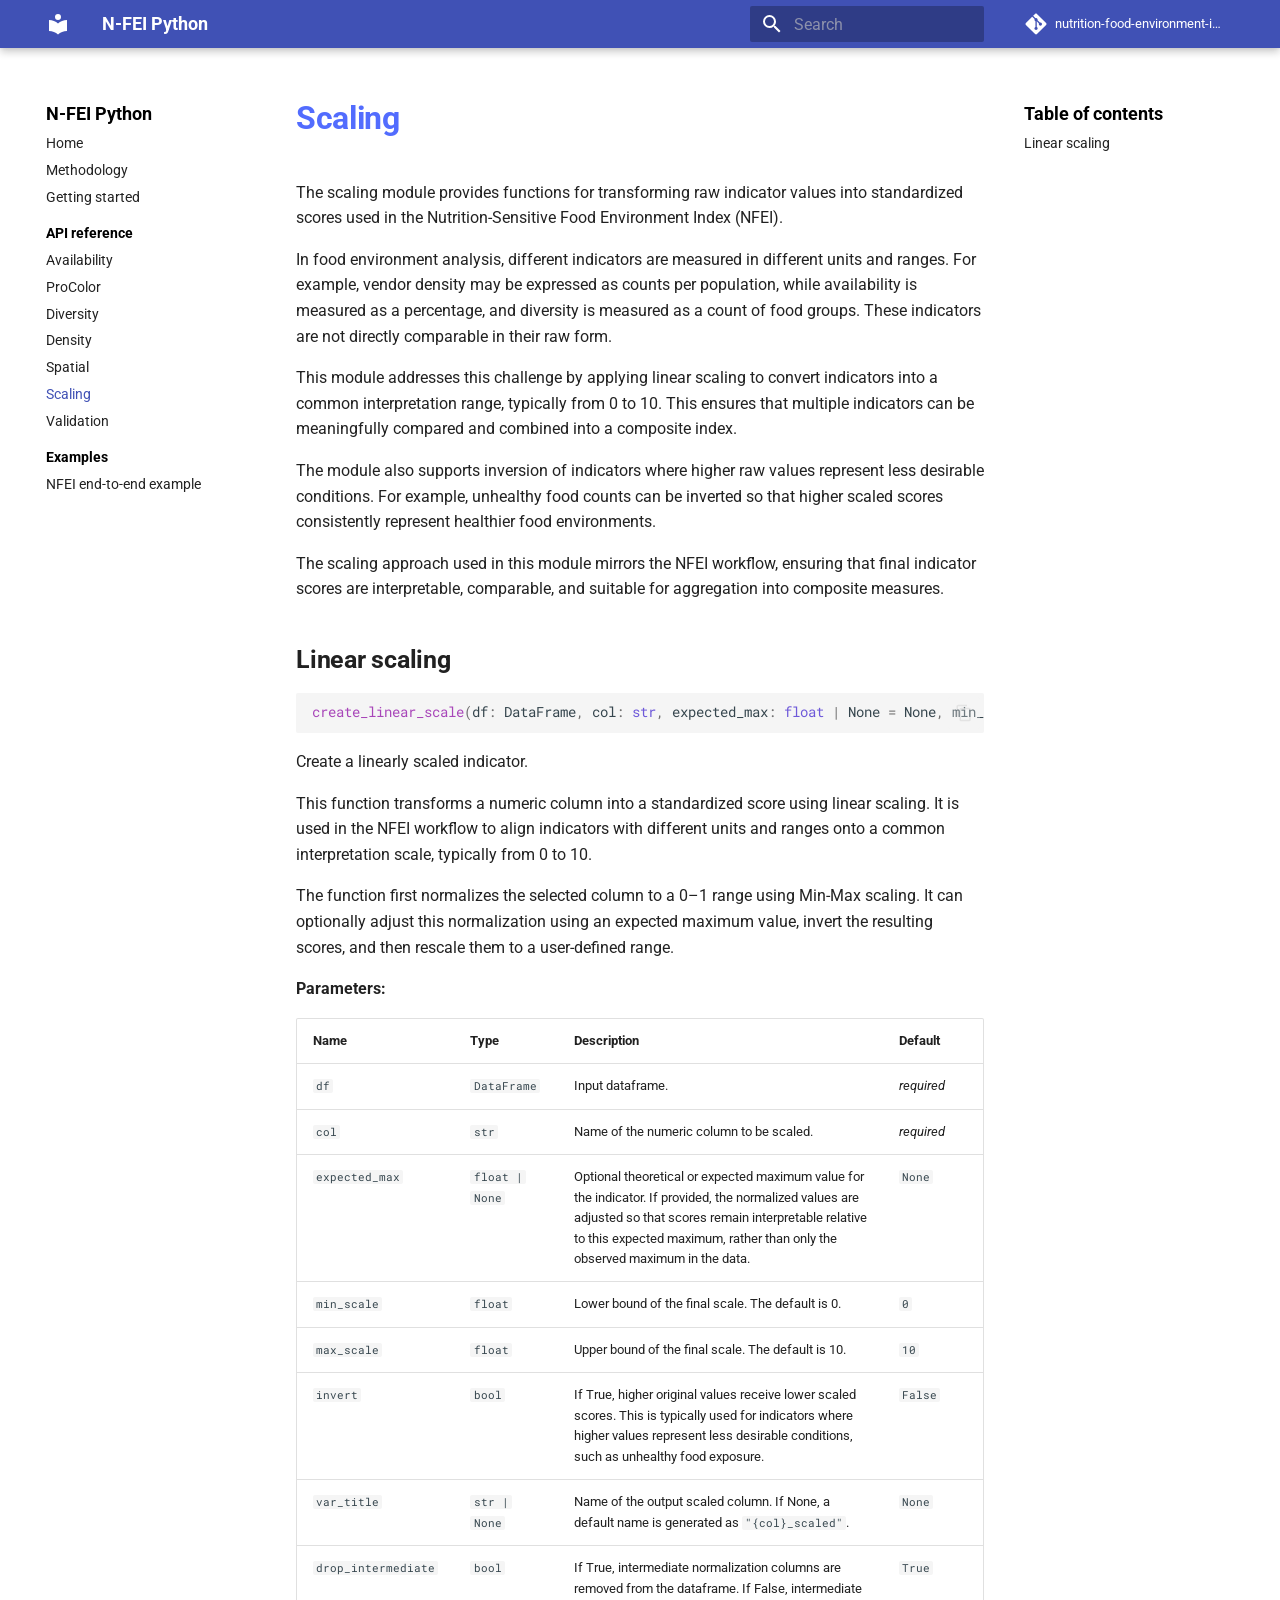
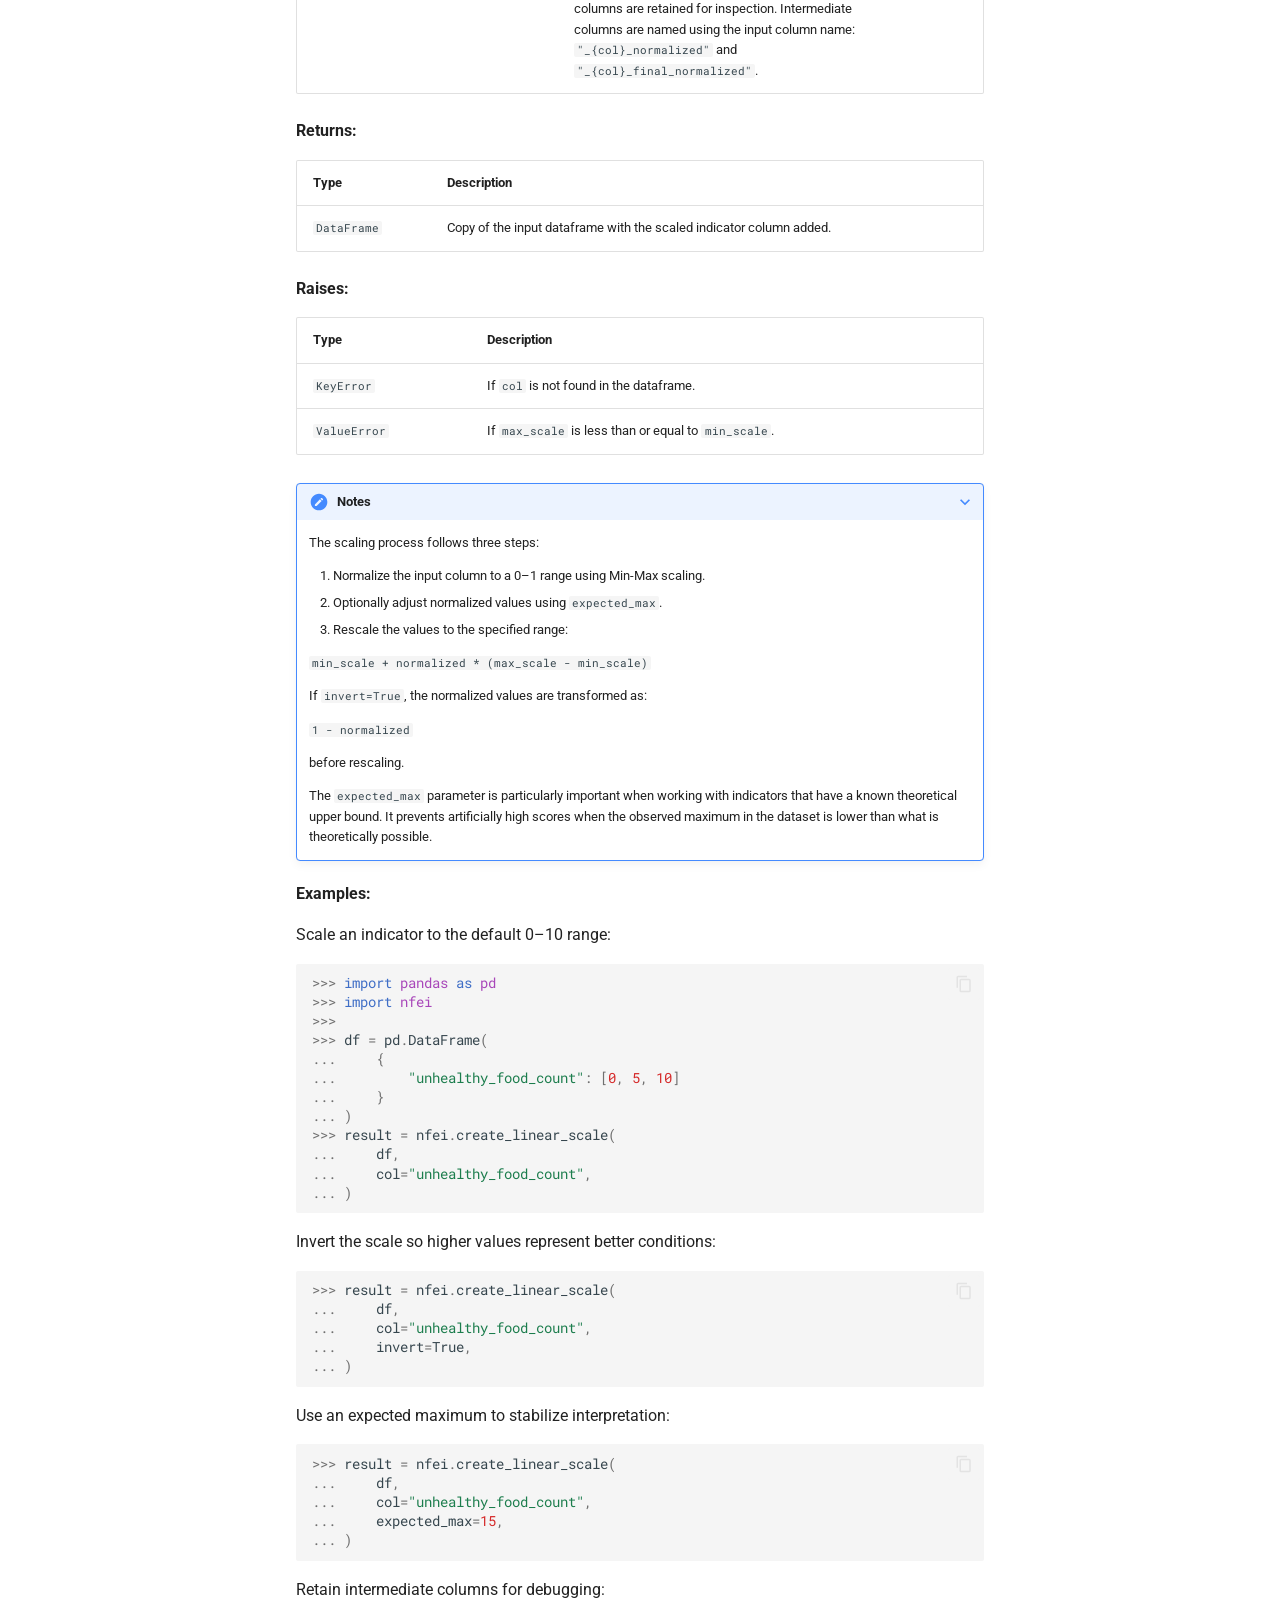
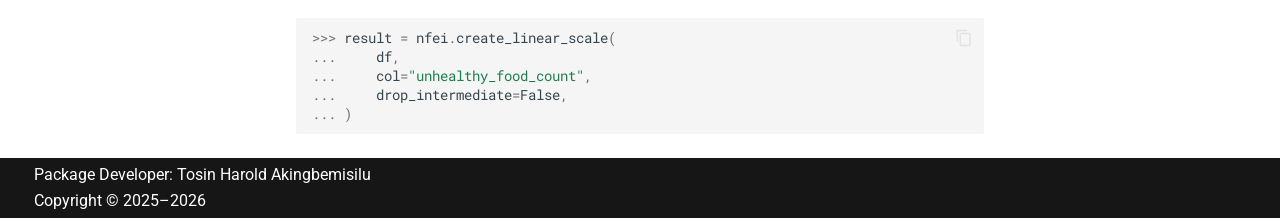
<file: api/scaling/index.html>
<!doctype html>
<html lang="en" class="no-js">
  <head>
    
      <meta charset="utf-8">
      <meta name="viewport" content="width=device-width,initial-scale=1">
      
        <meta name="description" content="Nutrition-Sensitive Food Environment Index utilities for Python">
      
      
      
        <link rel="canonical" href="https://tosmartak.github.io/nfei/api/scaling/">
      
      
        <link rel="prev" href="../spatial/">
      
      
        <link rel="next" href="../validation/">
      
      
        
      
      
      <link rel="icon" href="../../assets/images/favicon.png">
      <meta name="generator" content="mkdocs-1.6.1, mkdocs-material-9.7.6">
    
    
      
        <title>Scaling - N-FEI Python</title>
      
    
    
      <link rel="stylesheet" href="../../assets/stylesheets/main.484c7ddc.min.css">
      
      


    
    
      
    
    
      
        
        
        <link rel="preconnect" href="https://fonts.gstatic.com" crossorigin>
        <link rel="stylesheet" href="https://fonts.googleapis.com/css?family=Roboto:300,300i,400,400i,700,700i%7CRoboto+Mono:400,400i,700,700i&display=fallback">
        <style>:root{--md-text-font:"Roboto";--md-code-font:"Roboto Mono"}</style>
      
    
    
      <link rel="stylesheet" href="../../assets/_mkdocstrings.css">
    
      <link rel="stylesheet" href="../../stylesheets/extra.css">
    
    <script>__md_scope=new URL("../..",location),__md_hash=e=>[...e].reduce(((e,_)=>(e<<5)-e+_.charCodeAt(0)),0),__md_get=(e,_=localStorage,t=__md_scope)=>JSON.parse(_.getItem(t.pathname+"."+e)),__md_set=(e,_,t=localStorage,a=__md_scope)=>{try{t.setItem(a.pathname+"."+e,JSON.stringify(_))}catch(e){}}</script>
    
      

    
    
  </head>
  
  
    <body dir="ltr">
  
    
    <input class="md-toggle" data-md-toggle="drawer" type="checkbox" id="__drawer" autocomplete="off">
    <input class="md-toggle" data-md-toggle="search" type="checkbox" id="__search" autocomplete="off">
    <label class="md-overlay" for="__drawer"></label>
    <div data-md-component="skip">
      
        
        <a href="#scaling" class="md-skip">
          Skip to content
        </a>
      
    </div>
    <div data-md-component="announce">
      
    </div>
    
    
      

  

<header class="md-header md-header--shadow" data-md-component="header">
  <nav class="md-header__inner md-grid" aria-label="Header">
    <a href="../.." title="N-FEI Python" class="md-header__button md-logo" aria-label="N-FEI Python" data-md-component="logo">
      
  
  <svg xmlns="http://www.w3.org/2000/svg" viewBox="0 0 24 24"><path d="M12 8a3 3 0 0 0 3-3 3 3 0 0 0-3-3 3 3 0 0 0-3 3 3 3 0 0 0 3 3m0 3.54C9.64 9.35 6.5 8 3 8v11c3.5 0 6.64 1.35 9 3.54 2.36-2.19 5.5-3.54 9-3.54V8c-3.5 0-6.64 1.35-9 3.54"/></svg>

    </a>
    <label class="md-header__button md-icon" for="__drawer">
      
      <svg xmlns="http://www.w3.org/2000/svg" viewBox="0 0 24 24"><path d="M3 6h18v2H3zm0 5h18v2H3zm0 5h18v2H3z"/></svg>
    </label>
    <div class="md-header__title" data-md-component="header-title">
      <div class="md-header__ellipsis">
        <div class="md-header__topic">
          <span class="md-ellipsis">
            N-FEI Python
          </span>
        </div>
        <div class="md-header__topic" data-md-component="header-topic">
          <span class="md-ellipsis">
            
              Scaling
            
          </span>
        </div>
      </div>
    </div>
    
    
      <script>var palette=__md_get("__palette");if(palette&&palette.color){if("(prefers-color-scheme)"===palette.color.media){var media=matchMedia("(prefers-color-scheme: light)"),input=document.querySelector(media.matches?"[data-md-color-media='(prefers-color-scheme: light)']":"[data-md-color-media='(prefers-color-scheme: dark)']");palette.color.media=input.getAttribute("data-md-color-media"),palette.color.scheme=input.getAttribute("data-md-color-scheme"),palette.color.primary=input.getAttribute("data-md-color-primary"),palette.color.accent=input.getAttribute("data-md-color-accent")}for(var[key,value]of Object.entries(palette.color))document.body.setAttribute("data-md-color-"+key,value)}</script>
    
    
    
      
      
        <label class="md-header__button md-icon" for="__search">
          
          <svg xmlns="http://www.w3.org/2000/svg" viewBox="0 0 24 24"><path d="M9.5 3A6.5 6.5 0 0 1 16 9.5c0 1.61-.59 3.09-1.56 4.23l.27.27h.79l5 5-1.5 1.5-5-5v-.79l-.27-.27A6.52 6.52 0 0 1 9.5 16 6.5 6.5 0 0 1 3 9.5 6.5 6.5 0 0 1 9.5 3m0 2C7 5 5 7 5 9.5S7 14 9.5 14 14 12 14 9.5 12 5 9.5 5"/></svg>
        </label>
        <div class="md-search" data-md-component="search" role="dialog">
  <label class="md-search__overlay" for="__search"></label>
  <div class="md-search__inner" role="search">
    <form class="md-search__form" name="search">
      <input type="text" class="md-search__input" name="query" aria-label="Search" placeholder="Search" autocapitalize="off" autocorrect="off" autocomplete="off" spellcheck="false" data-md-component="search-query" required>
      <label class="md-search__icon md-icon" for="__search">
        
        <svg xmlns="http://www.w3.org/2000/svg" viewBox="0 0 24 24"><path d="M9.5 3A6.5 6.5 0 0 1 16 9.5c0 1.61-.59 3.09-1.56 4.23l.27.27h.79l5 5-1.5 1.5-5-5v-.79l-.27-.27A6.52 6.52 0 0 1 9.5 16 6.5 6.5 0 0 1 3 9.5 6.5 6.5 0 0 1 9.5 3m0 2C7 5 5 7 5 9.5S7 14 9.5 14 14 12 14 9.5 12 5 9.5 5"/></svg>
        
        <svg xmlns="http://www.w3.org/2000/svg" viewBox="0 0 24 24"><path d="M20 11v2H8l5.5 5.5-1.42 1.42L4.16 12l7.92-7.92L13.5 5.5 8 11z"/></svg>
      </label>
      <nav class="md-search__options" aria-label="Search">
        
        <button type="reset" class="md-search__icon md-icon" title="Clear" aria-label="Clear" tabindex="-1">
          
          <svg xmlns="http://www.w3.org/2000/svg" viewBox="0 0 24 24"><path d="M19 6.41 17.59 5 12 10.59 6.41 5 5 6.41 10.59 12 5 17.59 6.41 19 12 13.41 17.59 19 19 17.59 13.41 12z"/></svg>
        </button>
      </nav>
      
        <div class="md-search__suggest" data-md-component="search-suggest"></div>
      
    </form>
    <div class="md-search__output">
      <div class="md-search__scrollwrap" tabindex="0" data-md-scrollfix>
        <div class="md-search-result" data-md-component="search-result">
          <div class="md-search-result__meta">
            Initializing search
          </div>
          <ol class="md-search-result__list" role="presentation"></ol>
        </div>
      </div>
    </div>
  </div>
</div>
      
    
    
      <div class="md-header__source">
        <a href="https://github.com/tosmartak/nutrition-food-environment-index" title="Go to repository" class="md-source" data-md-component="source">
  <div class="md-source__icon md-icon">
    
    <svg xmlns="http://www.w3.org/2000/svg" viewBox="0 0 448 512"><!--! Font Awesome Free 7.1.0 by @fontawesome - https://fontawesome.com License - https://fontawesome.com/license/free (Icons: CC BY 4.0, Fonts: SIL OFL 1.1, Code: MIT License) Copyright 2025 Fonticons, Inc.--><path d="M439.6 236.1 244 40.5c-5.4-5.5-12.8-8.5-20.4-8.5s-15 3-20.4 8.4L162.5 81l51.5 51.5c27.1-9.1 52.7 16.8 43.4 43.7l49.7 49.7c34.2-11.8 61.2 31 35.5 56.7-26.5 26.5-70.2-2.9-56-37.3L240.3 199v121.9c25.3 12.5 22.3 41.8 9.1 55-6.4 6.4-15.2 10.1-24.3 10.1s-17.8-3.6-24.3-10.1c-17.6-17.6-11.1-46.9 11.2-56v-123c-20.8-8.5-24.6-30.7-18.6-45L142.6 101 8.5 235.1C3 240.6 0 247.9 0 255.5s3 15 8.5 20.4l195.6 195.7c5.4 5.4 12.7 8.4 20.4 8.4s15-3 20.4-8.4l194.7-194.7c5.4-5.4 8.4-12.8 8.4-20.4s-3-15-8.4-20.4"/></svg>
  </div>
  <div class="md-source__repository">
    nutrition-food-environment-index
  </div>
</a>
      </div>
    
  </nav>
  
</header>
    
    <div class="md-container" data-md-component="container">
      
      
        
          
        
      
      <main class="md-main" data-md-component="main">
        <div class="md-main__inner md-grid">
          
            
              
              <div class="md-sidebar md-sidebar--primary" data-md-component="sidebar" data-md-type="navigation" >
                <div class="md-sidebar__scrollwrap">
                  <div class="md-sidebar__inner">
                    



<nav class="md-nav md-nav--primary" aria-label="Navigation" data-md-level="0">
  <label class="md-nav__title" for="__drawer">
    <a href="../.." title="N-FEI Python" class="md-nav__button md-logo" aria-label="N-FEI Python" data-md-component="logo">
      
  
  <svg xmlns="http://www.w3.org/2000/svg" viewBox="0 0 24 24"><path d="M12 8a3 3 0 0 0 3-3 3 3 0 0 0-3-3 3 3 0 0 0-3 3 3 3 0 0 0 3 3m0 3.54C9.64 9.35 6.5 8 3 8v11c3.5 0 6.64 1.35 9 3.54 2.36-2.19 5.5-3.54 9-3.54V8c-3.5 0-6.64 1.35-9 3.54"/></svg>

    </a>
    N-FEI Python
  </label>
  
    <div class="md-nav__source">
      <a href="https://github.com/tosmartak/nutrition-food-environment-index" title="Go to repository" class="md-source" data-md-component="source">
  <div class="md-source__icon md-icon">
    
    <svg xmlns="http://www.w3.org/2000/svg" viewBox="0 0 448 512"><!--! Font Awesome Free 7.1.0 by @fontawesome - https://fontawesome.com License - https://fontawesome.com/license/free (Icons: CC BY 4.0, Fonts: SIL OFL 1.1, Code: MIT License) Copyright 2025 Fonticons, Inc.--><path d="M439.6 236.1 244 40.5c-5.4-5.5-12.8-8.5-20.4-8.5s-15 3-20.4 8.4L162.5 81l51.5 51.5c27.1-9.1 52.7 16.8 43.4 43.7l49.7 49.7c34.2-11.8 61.2 31 35.5 56.7-26.5 26.5-70.2-2.9-56-37.3L240.3 199v121.9c25.3 12.5 22.3 41.8 9.1 55-6.4 6.4-15.2 10.1-24.3 10.1s-17.8-3.6-24.3-10.1c-17.6-17.6-11.1-46.9 11.2-56v-123c-20.8-8.5-24.6-30.7-18.6-45L142.6 101 8.5 235.1C3 240.6 0 247.9 0 255.5s3 15 8.5 20.4l195.6 195.7c5.4 5.4 12.7 8.4 20.4 8.4s15-3 20.4-8.4l194.7-194.7c5.4-5.4 8.4-12.8 8.4-20.4s-3-15-8.4-20.4"/></svg>
  </div>
  <div class="md-source__repository">
    nutrition-food-environment-index
  </div>
</a>
    </div>
  
  <ul class="md-nav__list" data-md-scrollfix>
    
      
      
  
  
  
  
    <li class="md-nav__item">
      <a href="../.." class="md-nav__link">
        
  
  
  <span class="md-ellipsis">
    
  
    Home
  

    
  </span>
  
  

      </a>
    </li>
  

    
      
      
  
  
  
  
    <li class="md-nav__item">
      <a href="../../methodology/" class="md-nav__link">
        
  
  
  <span class="md-ellipsis">
    
  
    Methodology
  

    
  </span>
  
  

      </a>
    </li>
  

    
      
      
  
  
  
  
    <li class="md-nav__item">
      <a href="../../getting-started/" class="md-nav__link">
        
  
  
  <span class="md-ellipsis">
    
  
    Getting started
  

    
  </span>
  
  

      </a>
    </li>
  

    
      
      
  
  
    
  
  
  
    
    
    
    
      
        
        
      
    
    
    <li class="md-nav__item md-nav__item--active md-nav__item--section md-nav__item--nested">
      
        
        
        <input class="md-nav__toggle md-toggle " type="checkbox" id="__nav_4" checked>
        
          
          <label class="md-nav__link" for="__nav_4" id="__nav_4_label" tabindex="">
            
  
  
  <span class="md-ellipsis">
    
  
    API reference
  

    
  </span>
  
  

            <span class="md-nav__icon md-icon"></span>
          </label>
        
        <nav class="md-nav" data-md-level="1" aria-labelledby="__nav_4_label" aria-expanded="true">
          <label class="md-nav__title" for="__nav_4">
            <span class="md-nav__icon md-icon"></span>
            
  
    API reference
  

          </label>
          <ul class="md-nav__list" data-md-scrollfix>
            
              
                
  
  
  
  
    <li class="md-nav__item">
      <a href="../availability/" class="md-nav__link">
        
  
  
  <span class="md-ellipsis">
    
  
    Availability
  

    
  </span>
  
  

      </a>
    </li>
  

              
            
              
                
  
  
  
  
    <li class="md-nav__item">
      <a href="../color/" class="md-nav__link">
        
  
  
  <span class="md-ellipsis">
    
  
    ProColor
  

    
  </span>
  
  

      </a>
    </li>
  

              
            
              
                
  
  
  
  
    <li class="md-nav__item">
      <a href="../diversity/" class="md-nav__link">
        
  
  
  <span class="md-ellipsis">
    
  
    Diversity
  

    
  </span>
  
  

      </a>
    </li>
  

              
            
              
                
  
  
  
  
    <li class="md-nav__item">
      <a href="../density/" class="md-nav__link">
        
  
  
  <span class="md-ellipsis">
    
  
    Density
  

    
  </span>
  
  

      </a>
    </li>
  

              
            
              
                
  
  
  
  
    <li class="md-nav__item">
      <a href="../spatial/" class="md-nav__link">
        
  
  
  <span class="md-ellipsis">
    
  
    Spatial
  

    
  </span>
  
  

      </a>
    </li>
  

              
            
              
                
  
  
    
  
  
  
    <li class="md-nav__item md-nav__item--active">
      
      <input class="md-nav__toggle md-toggle" type="checkbox" id="__toc">
      
      
        
      
      
        <label class="md-nav__link md-nav__link--active" for="__toc">
          
  
  
  <span class="md-ellipsis">
    
  
    Scaling
  

    
  </span>
  
  

          <span class="md-nav__icon md-icon"></span>
        </label>
      
      <a href="./" class="md-nav__link md-nav__link--active">
        
  
  
  <span class="md-ellipsis">
    
  
    Scaling
  

    
  </span>
  
  

      </a>
      
        

<nav class="md-nav md-nav--secondary" aria-label="Table of contents">
  
  
  
    
  
  
    <label class="md-nav__title" for="__toc">
      <span class="md-nav__icon md-icon"></span>
      Table of contents
    </label>
    <ul class="md-nav__list" data-md-component="toc" data-md-scrollfix>
      
        <li class="md-nav__item">
  <a href="#nfei.scaling.create_linear_scale" class="md-nav__link">
    <span class="md-ellipsis">
      
        Linear scaling
      
    </span>
  </a>
  
</li>
      
    </ul>
  
</nav>
      
    </li>
  

              
            
              
                
  
  
  
  
    <li class="md-nav__item">
      <a href="../validation/" class="md-nav__link">
        
  
  
  <span class="md-ellipsis">
    
  
    Validation
  

    
  </span>
  
  

      </a>
    </li>
  

              
            
          </ul>
        </nav>
      
    </li>
  

    
      
      
  
  
  
  
    
    
    
    
      
        
        
      
    
    
    <li class="md-nav__item md-nav__item--section md-nav__item--nested">
      
        
        
          
        
        <input class="md-nav__toggle md-toggle md-toggle--indeterminate" type="checkbox" id="__nav_5" >
        
          
          <label class="md-nav__link" for="__nav_5" id="__nav_5_label" tabindex="">
            
  
  
  <span class="md-ellipsis">
    
  
    Examples
  

    
  </span>
  
  

            <span class="md-nav__icon md-icon"></span>
          </label>
        
        <nav class="md-nav" data-md-level="1" aria-labelledby="__nav_5_label" aria-expanded="false">
          <label class="md-nav__title" for="__nav_5">
            <span class="md-nav__icon md-icon"></span>
            
  
    Examples
  

          </label>
          <ul class="md-nav__list" data-md-scrollfix>
            
              
                
  
  
  
  
    <li class="md-nav__item">
      <a href="../../examples/nfei_end_to_end_example/" class="md-nav__link">
        
  
  
  <span class="md-ellipsis">
    
  
    NFEI end-to-end example
  

    
  </span>
  
  

      </a>
    </li>
  

              
            
          </ul>
        </nav>
      
    </li>
  

    
  </ul>
</nav>
                  </div>
                </div>
              </div>
            
            
              
              <div class="md-sidebar md-sidebar--secondary" data-md-component="sidebar" data-md-type="toc" >
                <div class="md-sidebar__scrollwrap">
                  <div class="md-sidebar__inner">
                    

<nav class="md-nav md-nav--secondary" aria-label="Table of contents">
  
  
  
    
  
  
    <label class="md-nav__title" for="__toc">
      <span class="md-nav__icon md-icon"></span>
      Table of contents
    </label>
    <ul class="md-nav__list" data-md-component="toc" data-md-scrollfix>
      
        <li class="md-nav__item">
  <a href="#nfei.scaling.create_linear_scale" class="md-nav__link">
    <span class="md-ellipsis">
      
        Linear scaling
      
    </span>
  </a>
  
</li>
      
    </ul>
  
</nav>
                  </div>
                </div>
              </div>
            
          
          
            <div class="md-content" data-md-component="content">
              
              <article class="md-content__inner md-typeset">
                
                  


  
  


<h1 id="scaling">Scaling</h1>
<p>The scaling module provides functions for transforming raw indicator values
into standardized scores used in the Nutrition-Sensitive Food Environment Index
(NFEI).</p>
<p>In food environment analysis, different indicators are measured in different
units and ranges. For example, vendor density may be expressed as counts per
population, while availability is measured as a percentage, and diversity is
measured as a count of food groups. These indicators are not directly comparable
in their raw form.</p>
<p>This module addresses this challenge by applying linear scaling to convert
indicators into a common interpretation range, typically from 0 to 10. This
ensures that multiple indicators can be meaningfully compared and combined into
a composite index.</p>
<p>The module also supports inversion of indicators where higher raw values
represent less desirable conditions. For example, unhealthy food counts can be
inverted so that higher scaled scores consistently represent healthier food
environments.</p>
<p>The scaling approach used in this module mirrors the NFEI workflow, ensuring that
final indicator scores are interpretable, comparable, and suitable for
aggregation into composite measures.</p>


<div class="doc doc-object doc-function">


<h2 id="nfei.scaling.create_linear_scale" class="doc doc-heading">
            Linear scaling


</h2>
<div class="doc-signature highlight"><pre><span></span><code><span class="nf">create_linear_scale</span><span class="p">(</span><span class="n">df</span><span class="p">:</span> <span class="n">DataFrame</span><span class="p">,</span> <span class="n">col</span><span class="p">:</span> <span class="nb">str</span><span class="p">,</span> <span class="n">expected_max</span><span class="p">:</span> <span class="nb">float</span> <span class="o">|</span> <span class="kc">None</span> <span class="o">=</span> <span class="kc">None</span><span class="p">,</span> <span class="n">min_scale</span><span class="p">:</span> <span class="nb">float</span> <span class="o">=</span> <span class="mi">0</span><span class="p">,</span> <span class="n">max_scale</span><span class="p">:</span> <span class="nb">float</span> <span class="o">=</span> <span class="mi">10</span><span class="p">,</span> <span class="n">invert</span><span class="p">:</span> <span class="nb">bool</span> <span class="o">=</span> <span class="kc">False</span><span class="p">,</span> <span class="n">var_title</span><span class="p">:</span> <span class="nb">str</span> <span class="o">|</span> <span class="kc">None</span> <span class="o">=</span> <span class="kc">None</span><span class="p">,</span> <span class="n">drop_intermediate</span><span class="p">:</span> <span class="nb">bool</span> <span class="o">=</span> <span class="kc">True</span><span class="p">)</span> <span class="o">-&gt;</span> <span class="n">pd</span><span class="o">.</span><span class="n">DataFrame</span>
</code></pre></div>

    <div class="doc doc-contents first">

        <p>Create a linearly scaled indicator.</p>
<p>This function transforms a numeric column into a standardized score using
linear scaling. It is used in the NFEI workflow to align indicators with
different units and ranges onto a common interpretation scale, typically
from 0 to 10.</p>
<p>The function first normalizes the selected column to a 0–1 range using
Min-Max scaling. It can optionally adjust this normalization using an
expected maximum value, invert the resulting scores, and then rescale them
to a user-defined range.</p>


<p><span class="doc-section-title">Parameters:</span></p>
    <table>
      <thead>
        <tr>
          <th>Name</th>
          <th>Type</th>
          <th>Description</th>
          <th>Default</th>
        </tr>
      </thead>
      <tbody>
          <tr class="doc-section-item">
            <td>
                <code>df</code>
            </td>
            <td>
                  <code><span title="pandas.DataFrame">DataFrame</span></code>
            </td>
            <td>
              <div class="doc-md-description">
                <p>Input dataframe.</p>
              </div>
            </td>
            <td>
                <em>required</em>
            </td>
          </tr>
          <tr class="doc-section-item">
            <td>
                <code>col</code>
            </td>
            <td>
                  <code><span title="str">str</span></code>
            </td>
            <td>
              <div class="doc-md-description">
                <p>Name of the numeric column to be scaled.</p>
              </div>
            </td>
            <td>
                <em>required</em>
            </td>
          </tr>
          <tr class="doc-section-item">
            <td>
                <code>expected_max</code>
            </td>
            <td>
                  <code><span title="float">float</span> | None</code>
            </td>
            <td>
              <div class="doc-md-description">
                <p>Optional theoretical or expected maximum value for the indicator. If
provided, the normalized values are adjusted so that scores remain
interpretable relative to this expected maximum, rather than only the
observed maximum in the data.</p>
              </div>
            </td>
            <td>
                  <code>None</code>
            </td>
          </tr>
          <tr class="doc-section-item">
            <td>
                <code>min_scale</code>
            </td>
            <td>
                  <code><span title="float">float</span></code>
            </td>
            <td>
              <div class="doc-md-description">
                <p>Lower bound of the final scale. The default is 0.</p>
              </div>
            </td>
            <td>
                  <code>0</code>
            </td>
          </tr>
          <tr class="doc-section-item">
            <td>
                <code>max_scale</code>
            </td>
            <td>
                  <code><span title="float">float</span></code>
            </td>
            <td>
              <div class="doc-md-description">
                <p>Upper bound of the final scale. The default is 10.</p>
              </div>
            </td>
            <td>
                  <code>10</code>
            </td>
          </tr>
          <tr class="doc-section-item">
            <td>
                <code>invert</code>
            </td>
            <td>
                  <code><span title="bool">bool</span></code>
            </td>
            <td>
              <div class="doc-md-description">
                <p>If True, higher original values receive lower scaled scores. This is
typically used for indicators where higher values represent less
desirable conditions, such as unhealthy food exposure.</p>
              </div>
            </td>
            <td>
                  <code>False</code>
            </td>
          </tr>
          <tr class="doc-section-item">
            <td>
                <code>var_title</code>
            </td>
            <td>
                  <code><span title="str">str</span> | None</code>
            </td>
            <td>
              <div class="doc-md-description">
                <p>Name of the output scaled column. If None, a default name is generated
as <code>"{col}_scaled"</code>.</p>
              </div>
            </td>
            <td>
                  <code>None</code>
            </td>
          </tr>
          <tr class="doc-section-item">
            <td>
                <code>drop_intermediate</code>
            </td>
            <td>
                  <code><span title="bool">bool</span></code>
            </td>
            <td>
              <div class="doc-md-description">
                <p>If True, intermediate normalization columns are removed from the
dataframe. If False, intermediate columns are retained for inspection.
Intermediate columns are named using the input column name:
<code>"_{col}_normalized"</code> and <code>"_{col}_final_normalized"</code>.</p>
              </div>
            </td>
            <td>
                  <code>True</code>
            </td>
          </tr>
      </tbody>
    </table>


    <p><span class="doc-section-title">Returns:</span></p>
    <table>
      <thead>
        <tr>
          <th>Type</th>
          <th>Description</th>
        </tr>
      </thead>
      <tbody>
          <tr class="doc-section-item">
            <td>
                  <code><span title="pandas.DataFrame">DataFrame</span></code>
            </td>
            <td>
              <div class="doc-md-description">
                <p>Copy of the input dataframe with the scaled indicator column added.</p>
              </div>
            </td>
          </tr>
      </tbody>
    </table>


<p><span class="doc-section-title">Raises:</span></p>
    <table>
      <thead>
        <tr>
          <th>Type</th>
          <th>Description</th>
        </tr>
      </thead>
      <tbody>
          <tr class="doc-section-item">
            <td>
                  <code><span title="KeyError">KeyError</span></code>
            </td>
            <td>
              <div class="doc-md-description">
                <p>If <code>col</code> is not found in the dataframe.</p>
              </div>
            </td>
          </tr>
          <tr class="doc-section-item">
            <td>
                  <code><span title="ValueError">ValueError</span></code>
            </td>
            <td>
              <div class="doc-md-description">
                <p>If <code>max_scale</code> is less than or equal to <code>min_scale</code>.</p>
              </div>
            </td>
          </tr>
      </tbody>
    </table>


<details class="note" open>
  <summary>Notes</summary>
  <p>The scaling process follows three steps:</p>
<ol>
<li>Normalize the input column to a 0–1 range using Min-Max scaling.</li>
<li>Optionally adjust normalized values using <code>expected_max</code>.</li>
<li>Rescale the values to the specified range:</li>
</ol>
<p><code>min_scale + normalized * (max_scale - min_scale)</code></p>
<p>If <code>invert=True</code>, the normalized values are transformed as:</p>
<p><code>1 - normalized</code></p>
<p>before rescaling.</p>
<p>The <code>expected_max</code> parameter is particularly important when working with
indicators that have a known theoretical upper bound. It prevents artificially
high scores when the observed maximum in the dataset is lower than what is
theoretically possible.</p>
</details>

<p><span class="doc-section-title">Examples:</span></p>
    <p>Scale an indicator to the default 0–10 range:</p>
    <div class="highlight"><pre><span></span><code><span class="gp">&gt;&gt;&gt; </span><span class="kn">import</span><span class="w"> </span><span class="nn">pandas</span><span class="w"> </span><span class="k">as</span><span class="w"> </span><span class="nn">pd</span>
<span class="gp">&gt;&gt;&gt; </span><span class="kn">import</span><span class="w"> </span><span class="nn">nfei</span>
<span class="gp">&gt;&gt;&gt;</span>
<span class="gp">&gt;&gt;&gt; </span><span class="n">df</span> <span class="o">=</span> <span class="n">pd</span><span class="o">.</span><span class="n">DataFrame</span><span class="p">(</span>
<span class="gp">... </span>    <span class="p">{</span>
<span class="gp">... </span>        <span class="s2">&quot;unhealthy_food_count&quot;</span><span class="p">:</span> <span class="p">[</span><span class="mi">0</span><span class="p">,</span> <span class="mi">5</span><span class="p">,</span> <span class="mi">10</span><span class="p">]</span>
<span class="gp">... </span>    <span class="p">}</span>
<span class="gp">... </span><span class="p">)</span>
<span class="gp">&gt;&gt;&gt; </span><span class="n">result</span> <span class="o">=</span> <span class="n">nfei</span><span class="o">.</span><span class="n">create_linear_scale</span><span class="p">(</span>
<span class="gp">... </span>    <span class="n">df</span><span class="p">,</span>
<span class="gp">... </span>    <span class="n">col</span><span class="o">=</span><span class="s2">&quot;unhealthy_food_count&quot;</span><span class="p">,</span>
<span class="gp">... </span><span class="p">)</span>
</code></pre></div>
    <p>Invert the scale so higher values represent better conditions:</p>
    <div class="highlight"><pre><span></span><code><span class="gp">&gt;&gt;&gt; </span><span class="n">result</span> <span class="o">=</span> <span class="n">nfei</span><span class="o">.</span><span class="n">create_linear_scale</span><span class="p">(</span>
<span class="gp">... </span>    <span class="n">df</span><span class="p">,</span>
<span class="gp">... </span>    <span class="n">col</span><span class="o">=</span><span class="s2">&quot;unhealthy_food_count&quot;</span><span class="p">,</span>
<span class="gp">... </span>    <span class="n">invert</span><span class="o">=</span><span class="kc">True</span><span class="p">,</span>
<span class="gp">... </span><span class="p">)</span>
</code></pre></div>
    <p>Use an expected maximum to stabilize interpretation:</p>
    <div class="highlight"><pre><span></span><code><span class="gp">&gt;&gt;&gt; </span><span class="n">result</span> <span class="o">=</span> <span class="n">nfei</span><span class="o">.</span><span class="n">create_linear_scale</span><span class="p">(</span>
<span class="gp">... </span>    <span class="n">df</span><span class="p">,</span>
<span class="gp">... </span>    <span class="n">col</span><span class="o">=</span><span class="s2">&quot;unhealthy_food_count&quot;</span><span class="p">,</span>
<span class="gp">... </span>    <span class="n">expected_max</span><span class="o">=</span><span class="mi">15</span><span class="p">,</span>
<span class="gp">... </span><span class="p">)</span>
</code></pre></div>
    <p>Retain intermediate columns for debugging:</p>
    <div class="highlight"><pre><span></span><code><span class="gp">&gt;&gt;&gt; </span><span class="n">result</span> <span class="o">=</span> <span class="n">nfei</span><span class="o">.</span><span class="n">create_linear_scale</span><span class="p">(</span>
<span class="gp">... </span>    <span class="n">df</span><span class="p">,</span>
<span class="gp">... </span>    <span class="n">col</span><span class="o">=</span><span class="s2">&quot;unhealthy_food_count&quot;</span><span class="p">,</span>
<span class="gp">... </span>    <span class="n">drop_intermediate</span><span class="o">=</span><span class="kc">False</span><span class="p">,</span>
<span class="gp">... </span><span class="p">)</span>
</code></pre></div>


    </div>

</div>







  
  






                
              </article>
            </div>
          
          
<script>var target=document.getElementById(location.hash.slice(1));target&&target.name&&(target.checked=target.name.startsWith("__tabbed_"))</script>
        </div>
        
          <button type="button" class="md-top md-icon" data-md-component="top" hidden>
  
  <svg xmlns="http://www.w3.org/2000/svg" viewBox="0 0 24 24"><path d="M13 20h-2V8l-5.5 5.5-1.42-1.42L12 4.16l7.92 7.92-1.42 1.42L13 8z"/></svg>
  Back to top
</button>
        
      </main>
      
        <footer class="md-footer">
  
  <div class="md-footer-meta md-typeset">
    <div class="md-footer-meta__inner md-grid">
      
Package Developer: Tosin Harold Akingbemisilu <br>Copyright &copy; 2025–2026

      
    </div>
  </div>
</footer>
      
    </div>
    <div class="md-dialog" data-md-component="dialog">
      <div class="md-dialog__inner md-typeset"></div>
    </div>
    
    
    
      
      
      <script id="__config" type="application/json">{"annotate": null, "base": "../..", "features": ["navigation.sections", "navigation.expand", "navigation.top", "search.highlight", "search.suggest", "content.code.copy"], "search": "../../assets/javascripts/workers/search.2c215733.min.js", "tags": null, "translations": {"clipboard.copied": "Copied to clipboard", "clipboard.copy": "Copy to clipboard", "search.result.more.one": "1 more on this page", "search.result.more.other": "# more on this page", "search.result.none": "No matching documents", "search.result.one": "1 matching document", "search.result.other": "# matching documents", "search.result.placeholder": "Type to start searching", "search.result.term.missing": "Missing", "select.version": "Select version"}, "version": null}</script>
    
    
      <script src="../../assets/javascripts/bundle.79ae519e.min.js"></script>
      
    
  </body>
</html>
</file>
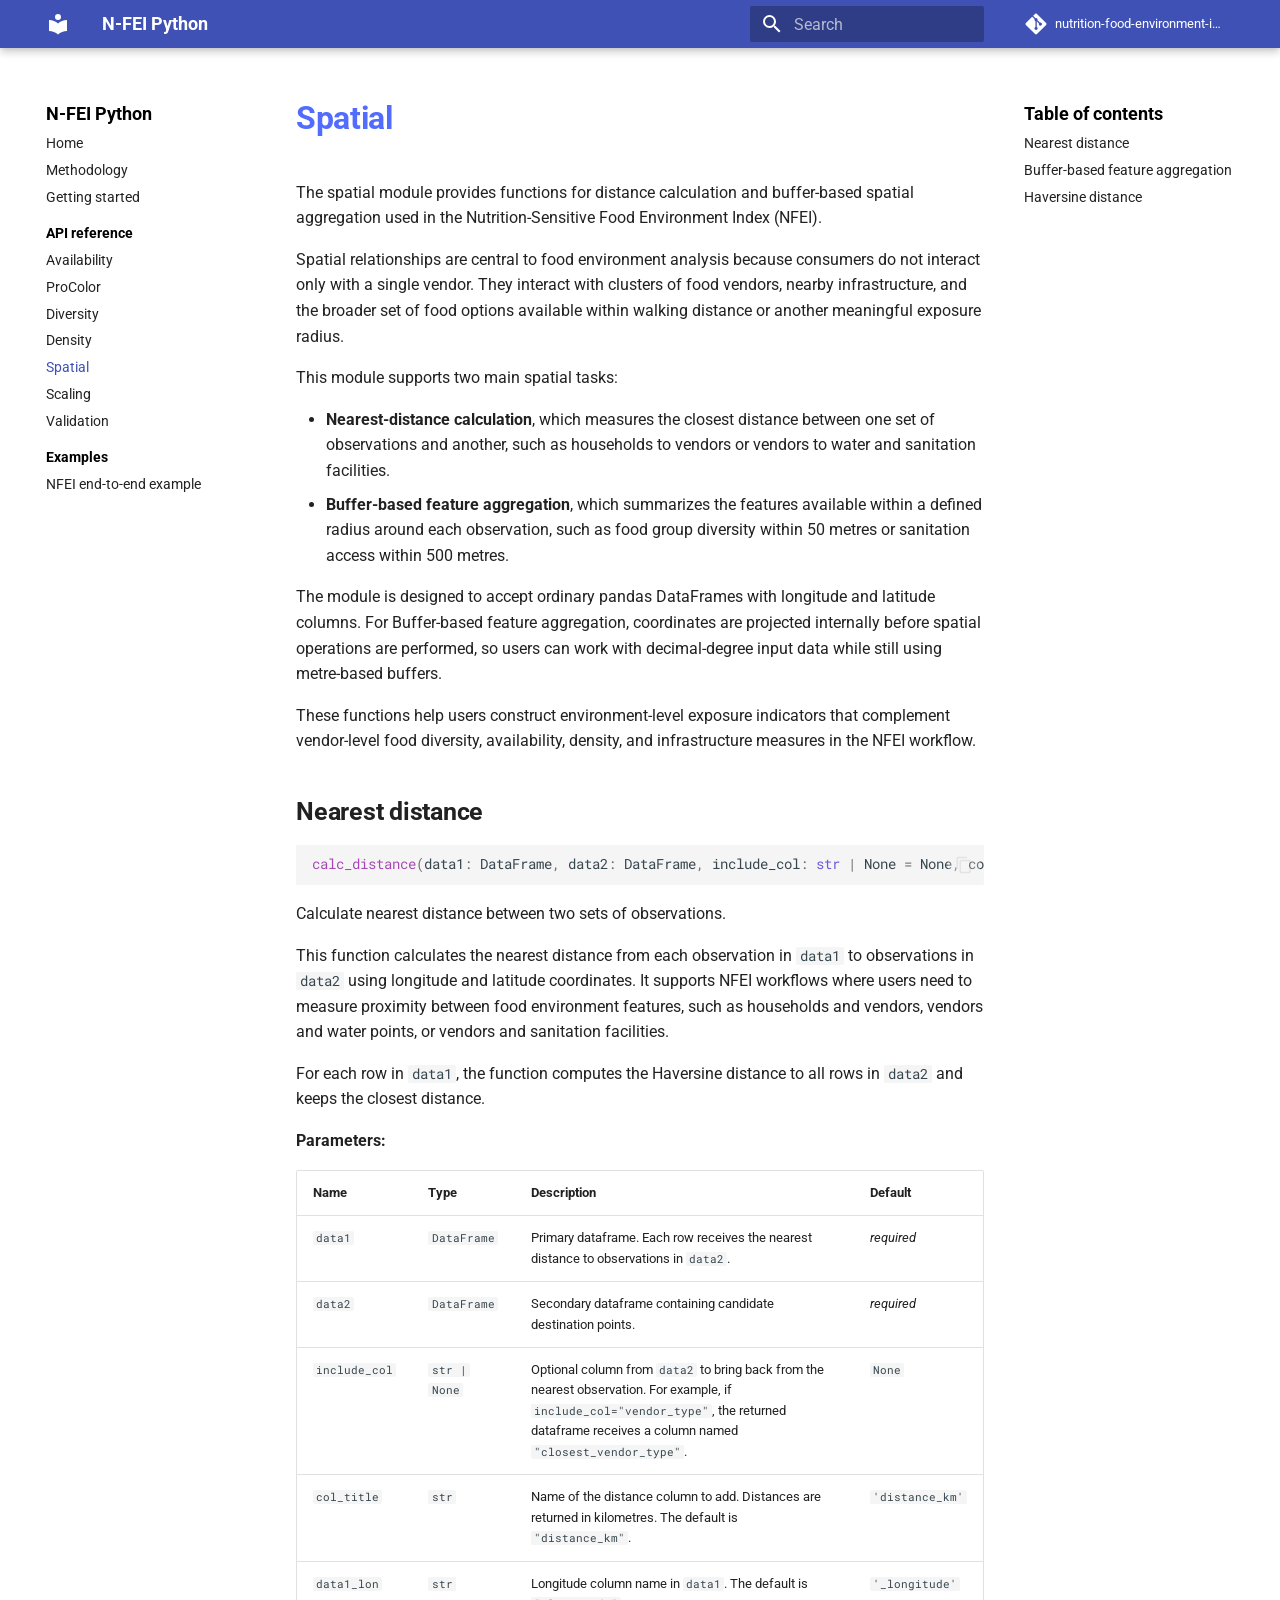
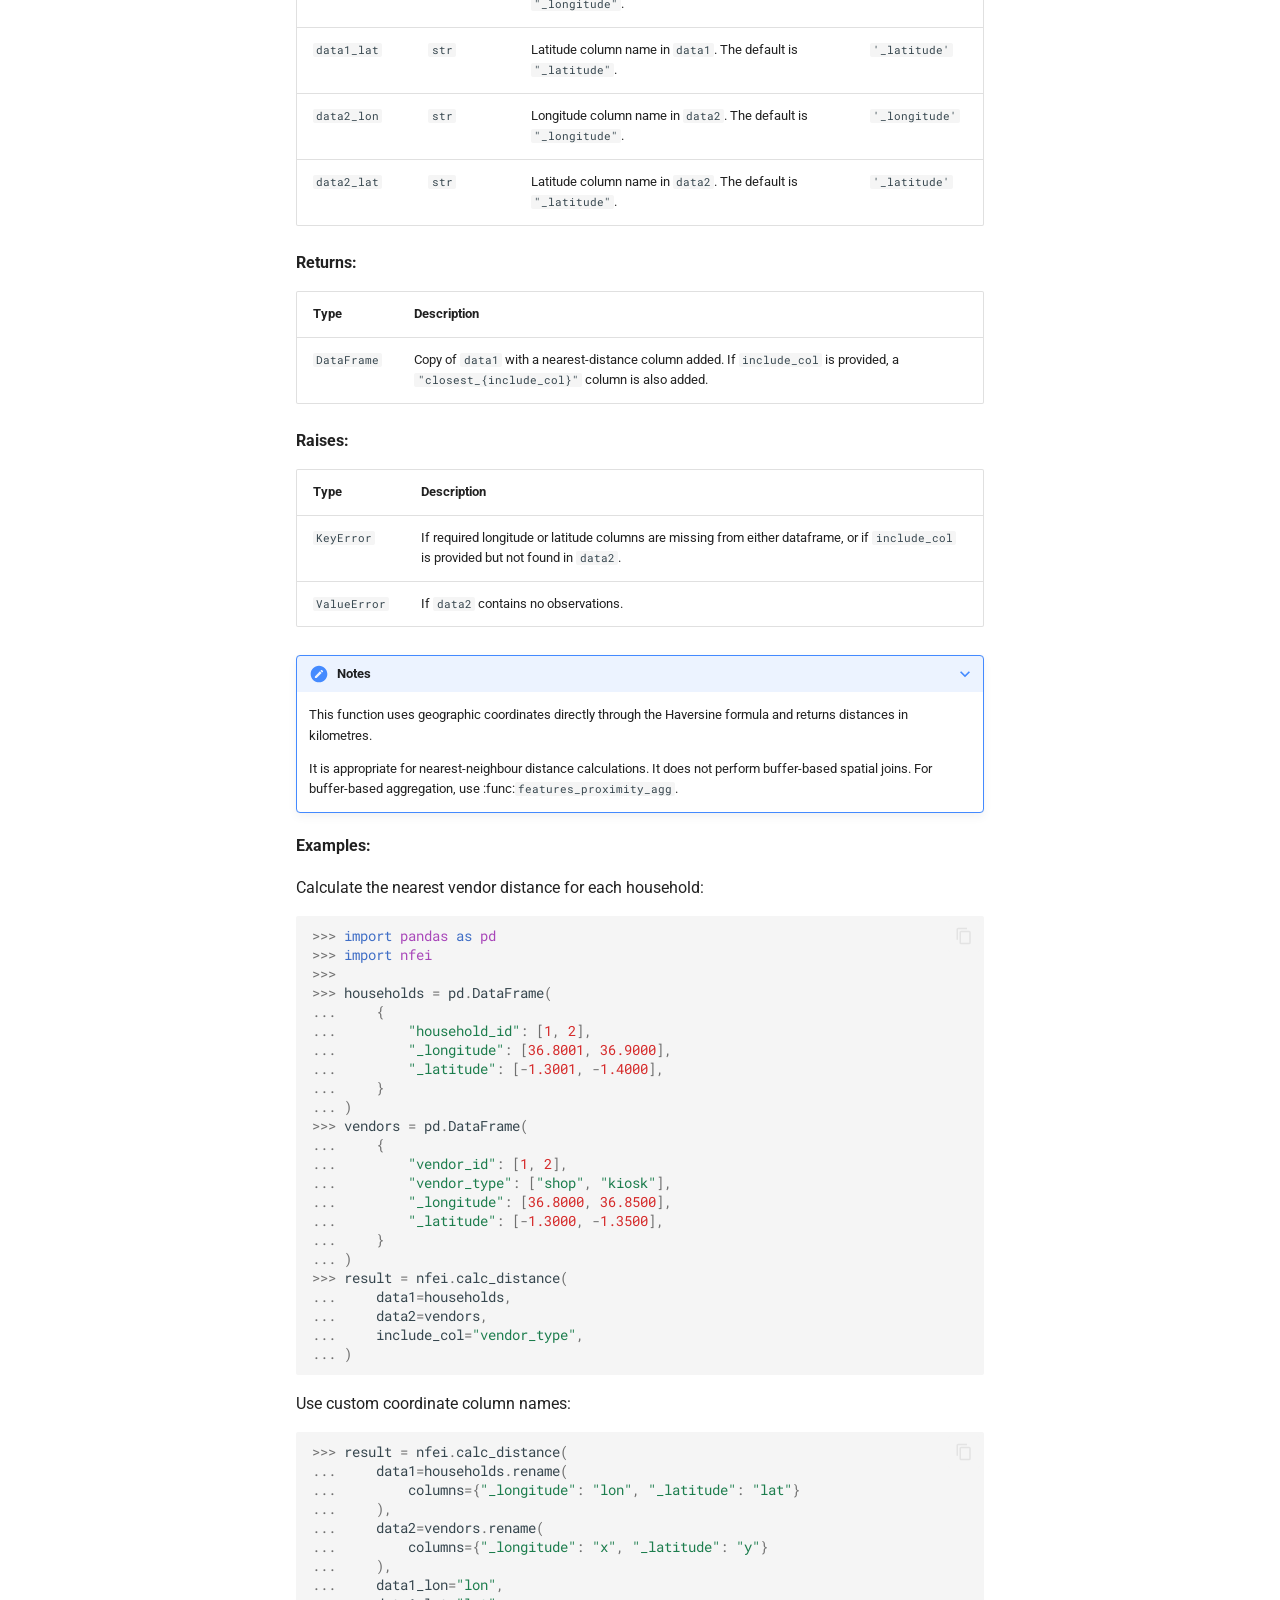
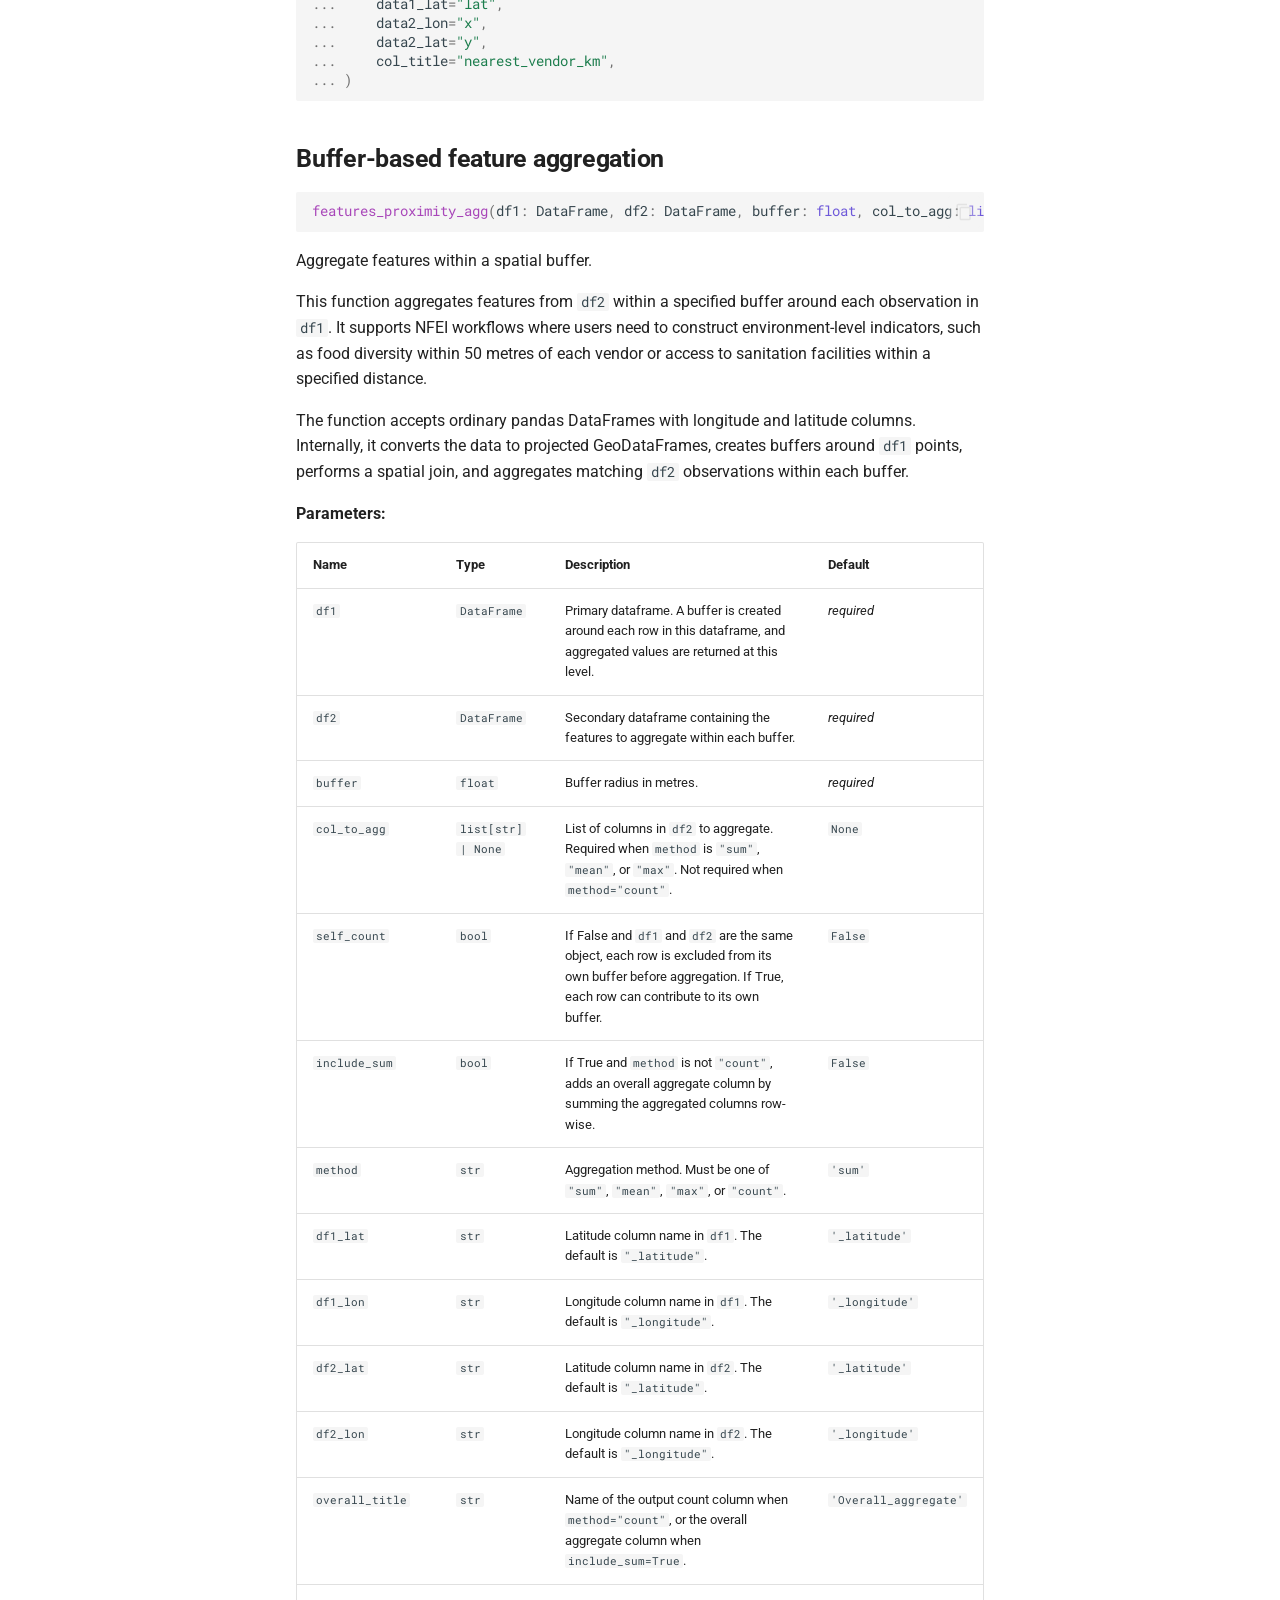
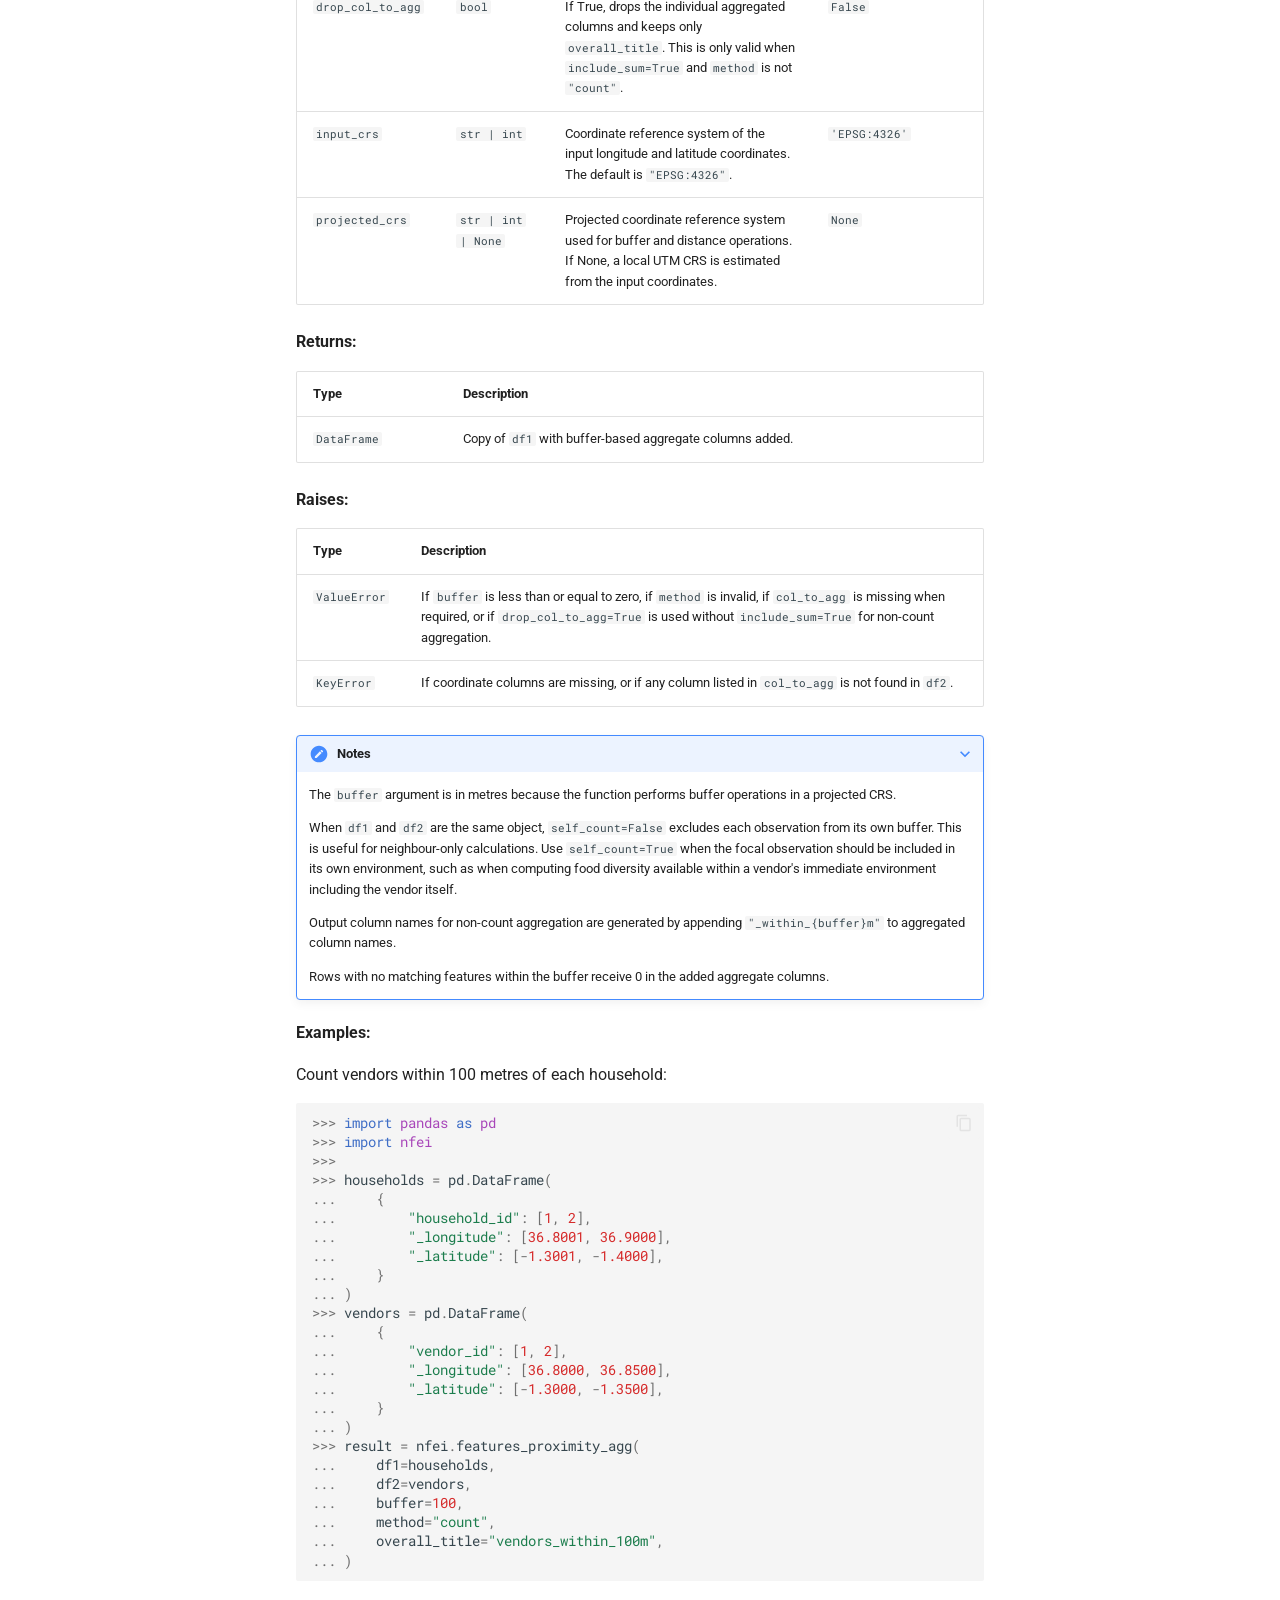
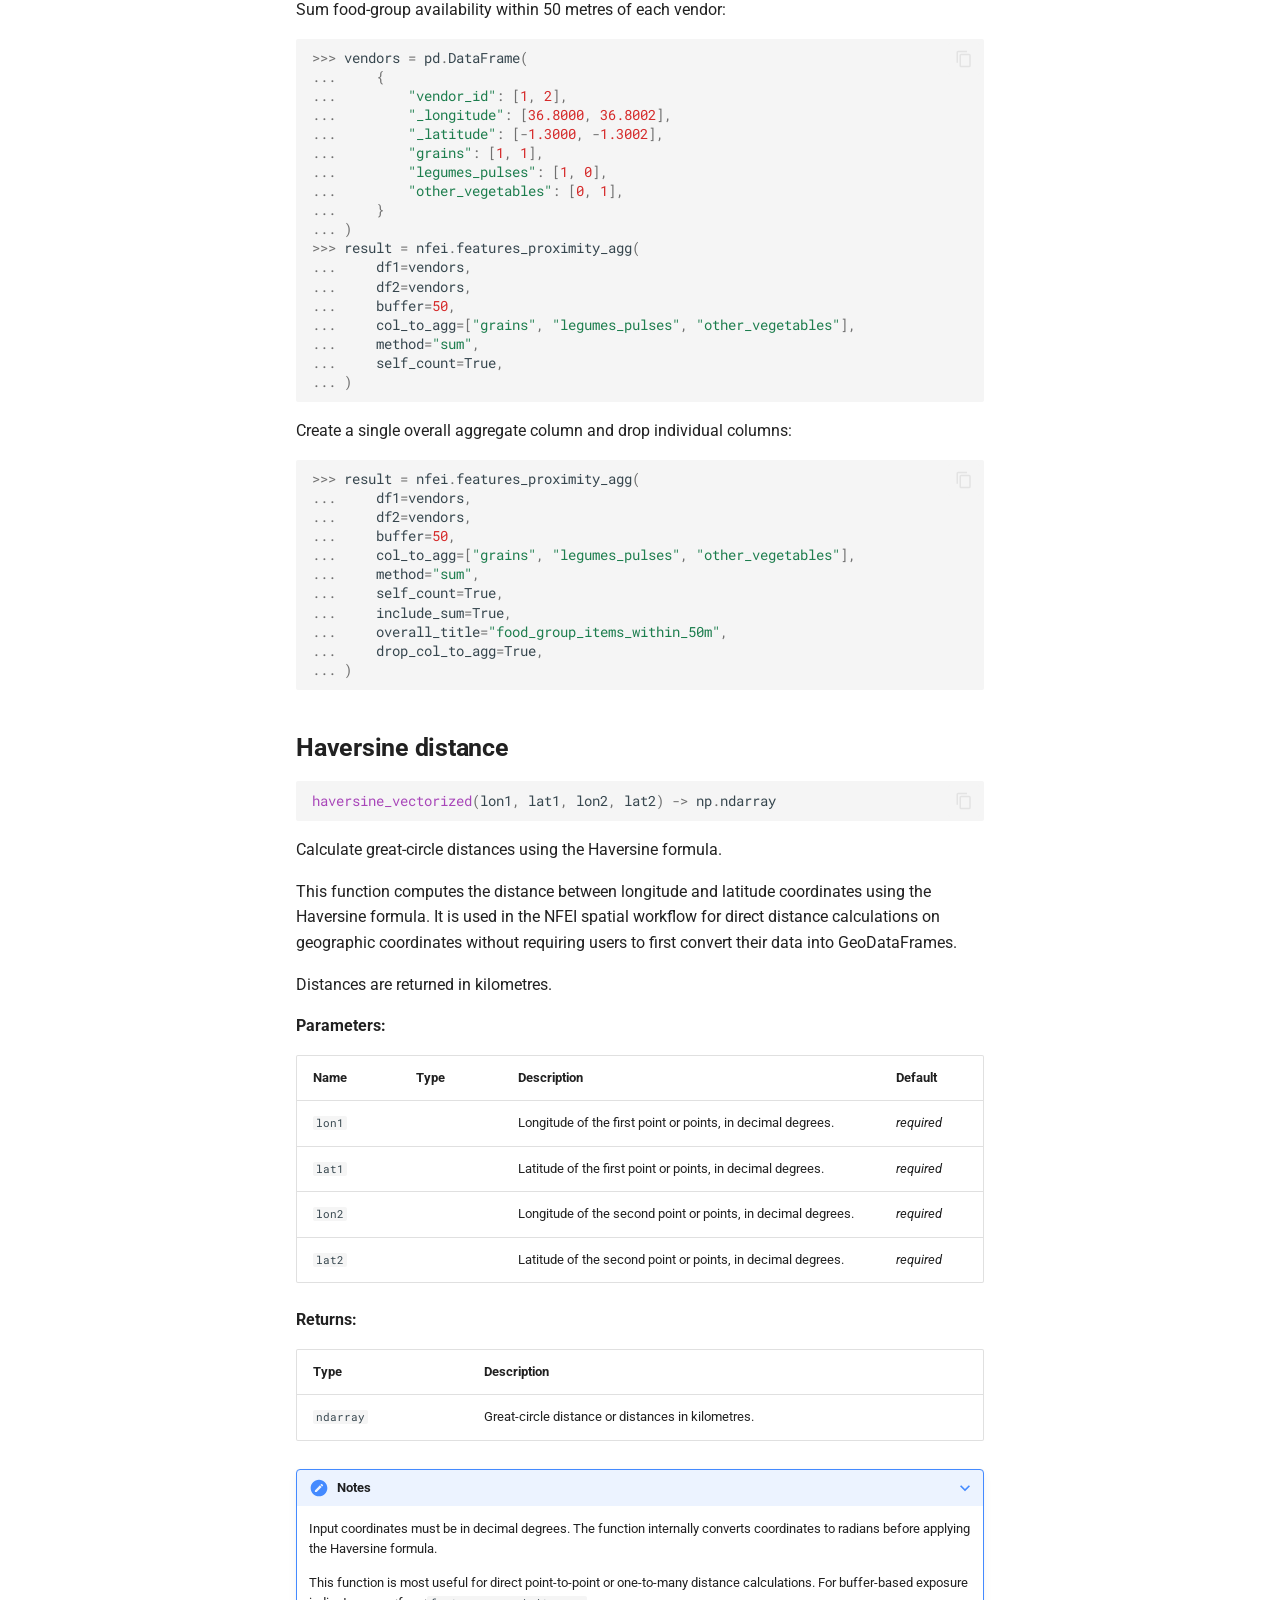
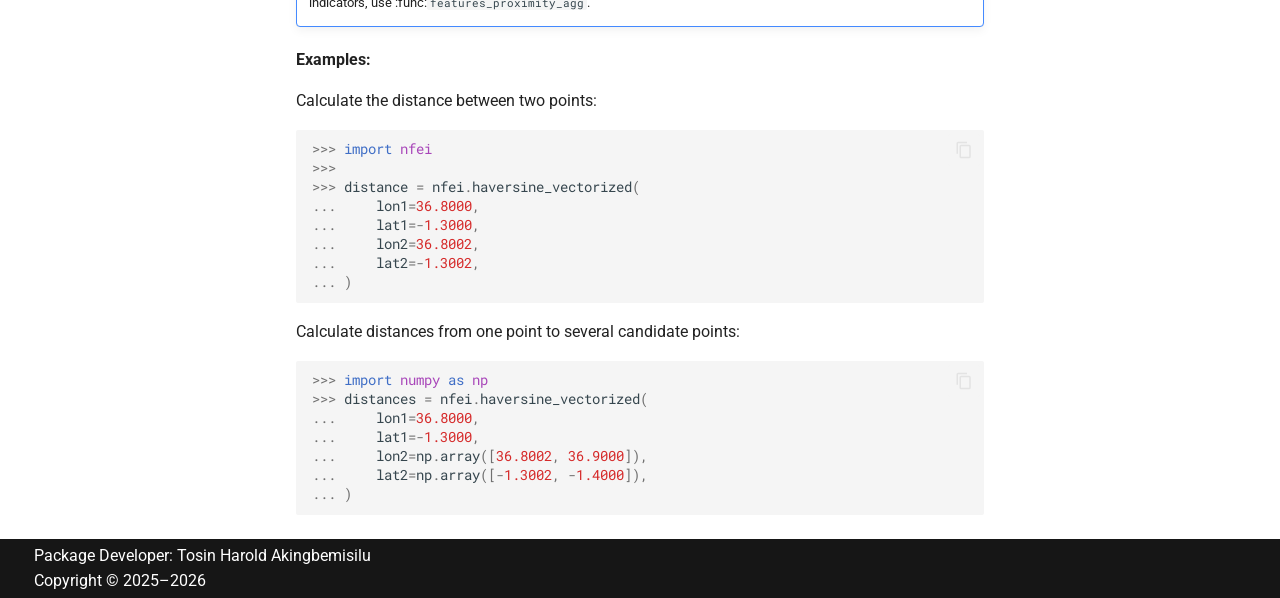
<file: api/spatial/index.html>
<!doctype html>
<html lang="en" class="no-js">
  <head>
    
      <meta charset="utf-8">
      <meta name="viewport" content="width=device-width,initial-scale=1">
      
        <meta name="description" content="Nutrition-Sensitive Food Environment Index utilities for Python">
      
      
      
        <link rel="canonical" href="https://tosmartak.github.io/nfei/api/spatial/">
      
      
        <link rel="prev" href="../density/">
      
      
        <link rel="next" href="../scaling/">
      
      
        
      
      
      <link rel="icon" href="../../assets/images/favicon.png">
      <meta name="generator" content="mkdocs-1.6.1, mkdocs-material-9.7.6">
    
    
      
        <title>Spatial - N-FEI Python</title>
      
    
    
      <link rel="stylesheet" href="../../assets/stylesheets/main.484c7ddc.min.css">
      
      


    
    
      
    
    
      
        
        
        <link rel="preconnect" href="https://fonts.gstatic.com" crossorigin>
        <link rel="stylesheet" href="https://fonts.googleapis.com/css?family=Roboto:300,300i,400,400i,700,700i%7CRoboto+Mono:400,400i,700,700i&display=fallback">
        <style>:root{--md-text-font:"Roboto";--md-code-font:"Roboto Mono"}</style>
      
    
    
      <link rel="stylesheet" href="../../assets/_mkdocstrings.css">
    
      <link rel="stylesheet" href="../../stylesheets/extra.css">
    
    <script>__md_scope=new URL("../..",location),__md_hash=e=>[...e].reduce(((e,_)=>(e<<5)-e+_.charCodeAt(0)),0),__md_get=(e,_=localStorage,t=__md_scope)=>JSON.parse(_.getItem(t.pathname+"."+e)),__md_set=(e,_,t=localStorage,a=__md_scope)=>{try{t.setItem(a.pathname+"."+e,JSON.stringify(_))}catch(e){}}</script>
    
      

    
    
  </head>
  
  
    <body dir="ltr">
  
    
    <input class="md-toggle" data-md-toggle="drawer" type="checkbox" id="__drawer" autocomplete="off">
    <input class="md-toggle" data-md-toggle="search" type="checkbox" id="__search" autocomplete="off">
    <label class="md-overlay" for="__drawer"></label>
    <div data-md-component="skip">
      
        
        <a href="#spatial" class="md-skip">
          Skip to content
        </a>
      
    </div>
    <div data-md-component="announce">
      
    </div>
    
    
      

  

<header class="md-header md-header--shadow" data-md-component="header">
  <nav class="md-header__inner md-grid" aria-label="Header">
    <a href="../.." title="N-FEI Python" class="md-header__button md-logo" aria-label="N-FEI Python" data-md-component="logo">
      
  
  <svg xmlns="http://www.w3.org/2000/svg" viewBox="0 0 24 24"><path d="M12 8a3 3 0 0 0 3-3 3 3 0 0 0-3-3 3 3 0 0 0-3 3 3 3 0 0 0 3 3m0 3.54C9.64 9.35 6.5 8 3 8v11c3.5 0 6.64 1.35 9 3.54 2.36-2.19 5.5-3.54 9-3.54V8c-3.5 0-6.64 1.35-9 3.54"/></svg>

    </a>
    <label class="md-header__button md-icon" for="__drawer">
      
      <svg xmlns="http://www.w3.org/2000/svg" viewBox="0 0 24 24"><path d="M3 6h18v2H3zm0 5h18v2H3zm0 5h18v2H3z"/></svg>
    </label>
    <div class="md-header__title" data-md-component="header-title">
      <div class="md-header__ellipsis">
        <div class="md-header__topic">
          <span class="md-ellipsis">
            N-FEI Python
          </span>
        </div>
        <div class="md-header__topic" data-md-component="header-topic">
          <span class="md-ellipsis">
            
              Spatial
            
          </span>
        </div>
      </div>
    </div>
    
    
      <script>var palette=__md_get("__palette");if(palette&&palette.color){if("(prefers-color-scheme)"===palette.color.media){var media=matchMedia("(prefers-color-scheme: light)"),input=document.querySelector(media.matches?"[data-md-color-media='(prefers-color-scheme: light)']":"[data-md-color-media='(prefers-color-scheme: dark)']");palette.color.media=input.getAttribute("data-md-color-media"),palette.color.scheme=input.getAttribute("data-md-color-scheme"),palette.color.primary=input.getAttribute("data-md-color-primary"),palette.color.accent=input.getAttribute("data-md-color-accent")}for(var[key,value]of Object.entries(palette.color))document.body.setAttribute("data-md-color-"+key,value)}</script>
    
    
    
      
      
        <label class="md-header__button md-icon" for="__search">
          
          <svg xmlns="http://www.w3.org/2000/svg" viewBox="0 0 24 24"><path d="M9.5 3A6.5 6.5 0 0 1 16 9.5c0 1.61-.59 3.09-1.56 4.23l.27.27h.79l5 5-1.5 1.5-5-5v-.79l-.27-.27A6.52 6.52 0 0 1 9.5 16 6.5 6.5 0 0 1 3 9.5 6.5 6.5 0 0 1 9.5 3m0 2C7 5 5 7 5 9.5S7 14 9.5 14 14 12 14 9.5 12 5 9.5 5"/></svg>
        </label>
        <div class="md-search" data-md-component="search" role="dialog">
  <label class="md-search__overlay" for="__search"></label>
  <div class="md-search__inner" role="search">
    <form class="md-search__form" name="search">
      <input type="text" class="md-search__input" name="query" aria-label="Search" placeholder="Search" autocapitalize="off" autocorrect="off" autocomplete="off" spellcheck="false" data-md-component="search-query" required>
      <label class="md-search__icon md-icon" for="__search">
        
        <svg xmlns="http://www.w3.org/2000/svg" viewBox="0 0 24 24"><path d="M9.5 3A6.5 6.5 0 0 1 16 9.5c0 1.61-.59 3.09-1.56 4.23l.27.27h.79l5 5-1.5 1.5-5-5v-.79l-.27-.27A6.52 6.52 0 0 1 9.5 16 6.5 6.5 0 0 1 3 9.5 6.5 6.5 0 0 1 9.5 3m0 2C7 5 5 7 5 9.5S7 14 9.5 14 14 12 14 9.5 12 5 9.5 5"/></svg>
        
        <svg xmlns="http://www.w3.org/2000/svg" viewBox="0 0 24 24"><path d="M20 11v2H8l5.5 5.5-1.42 1.42L4.16 12l7.92-7.92L13.5 5.5 8 11z"/></svg>
      </label>
      <nav class="md-search__options" aria-label="Search">
        
        <button type="reset" class="md-search__icon md-icon" title="Clear" aria-label="Clear" tabindex="-1">
          
          <svg xmlns="http://www.w3.org/2000/svg" viewBox="0 0 24 24"><path d="M19 6.41 17.59 5 12 10.59 6.41 5 5 6.41 10.59 12 5 17.59 6.41 19 12 13.41 17.59 19 19 17.59 13.41 12z"/></svg>
        </button>
      </nav>
      
        <div class="md-search__suggest" data-md-component="search-suggest"></div>
      
    </form>
    <div class="md-search__output">
      <div class="md-search__scrollwrap" tabindex="0" data-md-scrollfix>
        <div class="md-search-result" data-md-component="search-result">
          <div class="md-search-result__meta">
            Initializing search
          </div>
          <ol class="md-search-result__list" role="presentation"></ol>
        </div>
      </div>
    </div>
  </div>
</div>
      
    
    
      <div class="md-header__source">
        <a href="https://github.com/tosmartak/nutrition-food-environment-index" title="Go to repository" class="md-source" data-md-component="source">
  <div class="md-source__icon md-icon">
    
    <svg xmlns="http://www.w3.org/2000/svg" viewBox="0 0 448 512"><!--! Font Awesome Free 7.1.0 by @fontawesome - https://fontawesome.com License - https://fontawesome.com/license/free (Icons: CC BY 4.0, Fonts: SIL OFL 1.1, Code: MIT License) Copyright 2025 Fonticons, Inc.--><path d="M439.6 236.1 244 40.5c-5.4-5.5-12.8-8.5-20.4-8.5s-15 3-20.4 8.4L162.5 81l51.5 51.5c27.1-9.1 52.7 16.8 43.4 43.7l49.7 49.7c34.2-11.8 61.2 31 35.5 56.7-26.5 26.5-70.2-2.9-56-37.3L240.3 199v121.9c25.3 12.5 22.3 41.8 9.1 55-6.4 6.4-15.2 10.1-24.3 10.1s-17.8-3.6-24.3-10.1c-17.6-17.6-11.1-46.9 11.2-56v-123c-20.8-8.5-24.6-30.7-18.6-45L142.6 101 8.5 235.1C3 240.6 0 247.9 0 255.5s3 15 8.5 20.4l195.6 195.7c5.4 5.4 12.7 8.4 20.4 8.4s15-3 20.4-8.4l194.7-194.7c5.4-5.4 8.4-12.8 8.4-20.4s-3-15-8.4-20.4"/></svg>
  </div>
  <div class="md-source__repository">
    nutrition-food-environment-index
  </div>
</a>
      </div>
    
  </nav>
  
</header>
    
    <div class="md-container" data-md-component="container">
      
      
        
          
        
      
      <main class="md-main" data-md-component="main">
        <div class="md-main__inner md-grid">
          
            
              
              <div class="md-sidebar md-sidebar--primary" data-md-component="sidebar" data-md-type="navigation" >
                <div class="md-sidebar__scrollwrap">
                  <div class="md-sidebar__inner">
                    



<nav class="md-nav md-nav--primary" aria-label="Navigation" data-md-level="0">
  <label class="md-nav__title" for="__drawer">
    <a href="../.." title="N-FEI Python" class="md-nav__button md-logo" aria-label="N-FEI Python" data-md-component="logo">
      
  
  <svg xmlns="http://www.w3.org/2000/svg" viewBox="0 0 24 24"><path d="M12 8a3 3 0 0 0 3-3 3 3 0 0 0-3-3 3 3 0 0 0-3 3 3 3 0 0 0 3 3m0 3.54C9.64 9.35 6.5 8 3 8v11c3.5 0 6.64 1.35 9 3.54 2.36-2.19 5.5-3.54 9-3.54V8c-3.5 0-6.64 1.35-9 3.54"/></svg>

    </a>
    N-FEI Python
  </label>
  
    <div class="md-nav__source">
      <a href="https://github.com/tosmartak/nutrition-food-environment-index" title="Go to repository" class="md-source" data-md-component="source">
  <div class="md-source__icon md-icon">
    
    <svg xmlns="http://www.w3.org/2000/svg" viewBox="0 0 448 512"><!--! Font Awesome Free 7.1.0 by @fontawesome - https://fontawesome.com License - https://fontawesome.com/license/free (Icons: CC BY 4.0, Fonts: SIL OFL 1.1, Code: MIT License) Copyright 2025 Fonticons, Inc.--><path d="M439.6 236.1 244 40.5c-5.4-5.5-12.8-8.5-20.4-8.5s-15 3-20.4 8.4L162.5 81l51.5 51.5c27.1-9.1 52.7 16.8 43.4 43.7l49.7 49.7c34.2-11.8 61.2 31 35.5 56.7-26.5 26.5-70.2-2.9-56-37.3L240.3 199v121.9c25.3 12.5 22.3 41.8 9.1 55-6.4 6.4-15.2 10.1-24.3 10.1s-17.8-3.6-24.3-10.1c-17.6-17.6-11.1-46.9 11.2-56v-123c-20.8-8.5-24.6-30.7-18.6-45L142.6 101 8.5 235.1C3 240.6 0 247.9 0 255.5s3 15 8.5 20.4l195.6 195.7c5.4 5.4 12.7 8.4 20.4 8.4s15-3 20.4-8.4l194.7-194.7c5.4-5.4 8.4-12.8 8.4-20.4s-3-15-8.4-20.4"/></svg>
  </div>
  <div class="md-source__repository">
    nutrition-food-environment-index
  </div>
</a>
    </div>
  
  <ul class="md-nav__list" data-md-scrollfix>
    
      
      
  
  
  
  
    <li class="md-nav__item">
      <a href="../.." class="md-nav__link">
        
  
  
  <span class="md-ellipsis">
    
  
    Home
  

    
  </span>
  
  

      </a>
    </li>
  

    
      
      
  
  
  
  
    <li class="md-nav__item">
      <a href="../../methodology/" class="md-nav__link">
        
  
  
  <span class="md-ellipsis">
    
  
    Methodology
  

    
  </span>
  
  

      </a>
    </li>
  

    
      
      
  
  
  
  
    <li class="md-nav__item">
      <a href="../../getting-started/" class="md-nav__link">
        
  
  
  <span class="md-ellipsis">
    
  
    Getting started
  

    
  </span>
  
  

      </a>
    </li>
  

    
      
      
  
  
    
  
  
  
    
    
    
    
      
        
        
      
    
    
    <li class="md-nav__item md-nav__item--active md-nav__item--section md-nav__item--nested">
      
        
        
        <input class="md-nav__toggle md-toggle " type="checkbox" id="__nav_4" checked>
        
          
          <label class="md-nav__link" for="__nav_4" id="__nav_4_label" tabindex="">
            
  
  
  <span class="md-ellipsis">
    
  
    API reference
  

    
  </span>
  
  

            <span class="md-nav__icon md-icon"></span>
          </label>
        
        <nav class="md-nav" data-md-level="1" aria-labelledby="__nav_4_label" aria-expanded="true">
          <label class="md-nav__title" for="__nav_4">
            <span class="md-nav__icon md-icon"></span>
            
  
    API reference
  

          </label>
          <ul class="md-nav__list" data-md-scrollfix>
            
              
                
  
  
  
  
    <li class="md-nav__item">
      <a href="../availability/" class="md-nav__link">
        
  
  
  <span class="md-ellipsis">
    
  
    Availability
  

    
  </span>
  
  

      </a>
    </li>
  

              
            
              
                
  
  
  
  
    <li class="md-nav__item">
      <a href="../color/" class="md-nav__link">
        
  
  
  <span class="md-ellipsis">
    
  
    ProColor
  

    
  </span>
  
  

      </a>
    </li>
  

              
            
              
                
  
  
  
  
    <li class="md-nav__item">
      <a href="../diversity/" class="md-nav__link">
        
  
  
  <span class="md-ellipsis">
    
  
    Diversity
  

    
  </span>
  
  

      </a>
    </li>
  

              
            
              
                
  
  
  
  
    <li class="md-nav__item">
      <a href="../density/" class="md-nav__link">
        
  
  
  <span class="md-ellipsis">
    
  
    Density
  

    
  </span>
  
  

      </a>
    </li>
  

              
            
              
                
  
  
    
  
  
  
    <li class="md-nav__item md-nav__item--active">
      
      <input class="md-nav__toggle md-toggle" type="checkbox" id="__toc">
      
      
        
      
      
        <label class="md-nav__link md-nav__link--active" for="__toc">
          
  
  
  <span class="md-ellipsis">
    
  
    Spatial
  

    
  </span>
  
  

          <span class="md-nav__icon md-icon"></span>
        </label>
      
      <a href="./" class="md-nav__link md-nav__link--active">
        
  
  
  <span class="md-ellipsis">
    
  
    Spatial
  

    
  </span>
  
  

      </a>
      
        

<nav class="md-nav md-nav--secondary" aria-label="Table of contents">
  
  
  
    
  
  
    <label class="md-nav__title" for="__toc">
      <span class="md-nav__icon md-icon"></span>
      Table of contents
    </label>
    <ul class="md-nav__list" data-md-component="toc" data-md-scrollfix>
      
        <li class="md-nav__item">
  <a href="#nfei.spatial.calc_distance" class="md-nav__link">
    <span class="md-ellipsis">
      
        Nearest distance
      
    </span>
  </a>
  
</li>
      
        <li class="md-nav__item">
  <a href="#nfei.spatial.features_proximity_agg" class="md-nav__link">
    <span class="md-ellipsis">
      
        Buffer-based feature aggregation
      
    </span>
  </a>
  
</li>
      
        <li class="md-nav__item">
  <a href="#nfei.spatial.haversine_vectorized" class="md-nav__link">
    <span class="md-ellipsis">
      
        Haversine distance
      
    </span>
  </a>
  
</li>
      
    </ul>
  
</nav>
      
    </li>
  

              
            
              
                
  
  
  
  
    <li class="md-nav__item">
      <a href="../scaling/" class="md-nav__link">
        
  
  
  <span class="md-ellipsis">
    
  
    Scaling
  

    
  </span>
  
  

      </a>
    </li>
  

              
            
              
                
  
  
  
  
    <li class="md-nav__item">
      <a href="../validation/" class="md-nav__link">
        
  
  
  <span class="md-ellipsis">
    
  
    Validation
  

    
  </span>
  
  

      </a>
    </li>
  

              
            
          </ul>
        </nav>
      
    </li>
  

    
      
      
  
  
  
  
    
    
    
    
      
        
        
      
    
    
    <li class="md-nav__item md-nav__item--section md-nav__item--nested">
      
        
        
          
        
        <input class="md-nav__toggle md-toggle md-toggle--indeterminate" type="checkbox" id="__nav_5" >
        
          
          <label class="md-nav__link" for="__nav_5" id="__nav_5_label" tabindex="">
            
  
  
  <span class="md-ellipsis">
    
  
    Examples
  

    
  </span>
  
  

            <span class="md-nav__icon md-icon"></span>
          </label>
        
        <nav class="md-nav" data-md-level="1" aria-labelledby="__nav_5_label" aria-expanded="false">
          <label class="md-nav__title" for="__nav_5">
            <span class="md-nav__icon md-icon"></span>
            
  
    Examples
  

          </label>
          <ul class="md-nav__list" data-md-scrollfix>
            
              
                
  
  
  
  
    <li class="md-nav__item">
      <a href="../../examples/nfei_end_to_end_example/" class="md-nav__link">
        
  
  
  <span class="md-ellipsis">
    
  
    NFEI end-to-end example
  

    
  </span>
  
  

      </a>
    </li>
  

              
            
          </ul>
        </nav>
      
    </li>
  

    
  </ul>
</nav>
                  </div>
                </div>
              </div>
            
            
              
              <div class="md-sidebar md-sidebar--secondary" data-md-component="sidebar" data-md-type="toc" >
                <div class="md-sidebar__scrollwrap">
                  <div class="md-sidebar__inner">
                    

<nav class="md-nav md-nav--secondary" aria-label="Table of contents">
  
  
  
    
  
  
    <label class="md-nav__title" for="__toc">
      <span class="md-nav__icon md-icon"></span>
      Table of contents
    </label>
    <ul class="md-nav__list" data-md-component="toc" data-md-scrollfix>
      
        <li class="md-nav__item">
  <a href="#nfei.spatial.calc_distance" class="md-nav__link">
    <span class="md-ellipsis">
      
        Nearest distance
      
    </span>
  </a>
  
</li>
      
        <li class="md-nav__item">
  <a href="#nfei.spatial.features_proximity_agg" class="md-nav__link">
    <span class="md-ellipsis">
      
        Buffer-based feature aggregation
      
    </span>
  </a>
  
</li>
      
        <li class="md-nav__item">
  <a href="#nfei.spatial.haversine_vectorized" class="md-nav__link">
    <span class="md-ellipsis">
      
        Haversine distance
      
    </span>
  </a>
  
</li>
      
    </ul>
  
</nav>
                  </div>
                </div>
              </div>
            
          
          
            <div class="md-content" data-md-component="content">
              
              <article class="md-content__inner md-typeset">
                
                  


  
  


<h1 id="spatial">Spatial</h1>
<p>The spatial module provides functions for distance calculation and buffer-based
spatial aggregation used in the Nutrition-Sensitive Food Environment Index
(NFEI).</p>
<p>Spatial relationships are central to food environment analysis because consumers
do not interact only with a single vendor. They interact with clusters of food
vendors, nearby infrastructure, and the broader set of food options available
within walking distance or another meaningful exposure radius.</p>
<p>This module supports two main spatial tasks:</p>
<ul>
<li><strong>Nearest-distance calculation</strong>, which measures the closest distance between
  one set of observations and another, such as households to vendors or vendors
  to water and sanitation facilities.</li>
<li><strong>Buffer-based feature aggregation</strong>, which summarizes the features available
  within a defined radius around each observation, such as food group diversity
  within 50 metres or sanitation access within 500 metres.</li>
</ul>
<p>The module is designed to accept ordinary pandas DataFrames with longitude and
latitude columns. For Buffer-based feature aggregation, coordinates are projected
internally before spatial operations are performed, so users can work with
decimal-degree input data while still using metre-based buffers.</p>
<p>These functions help users construct environment-level exposure indicators that
complement vendor-level food diversity, availability, density, and infrastructure
measures in the NFEI workflow.</p>


<div class="doc doc-object doc-function">


<h2 id="nfei.spatial.calc_distance" class="doc doc-heading">
            Nearest distance


</h2>
<div class="doc-signature highlight"><pre><span></span><code><span class="nf">calc_distance</span><span class="p">(</span><span class="n">data1</span><span class="p">:</span> <span class="n">DataFrame</span><span class="p">,</span> <span class="n">data2</span><span class="p">:</span> <span class="n">DataFrame</span><span class="p">,</span> <span class="n">include_col</span><span class="p">:</span> <span class="nb">str</span> <span class="o">|</span> <span class="kc">None</span> <span class="o">=</span> <span class="kc">None</span><span class="p">,</span> <span class="n">col_title</span><span class="p">:</span> <span class="nb">str</span> <span class="o">=</span> <span class="s1">&#39;distance_km&#39;</span><span class="p">,</span> <span class="n">data1_lon</span><span class="p">:</span> <span class="nb">str</span> <span class="o">=</span> <span class="s1">&#39;_longitude&#39;</span><span class="p">,</span> <span class="n">data1_lat</span><span class="p">:</span> <span class="nb">str</span> <span class="o">=</span> <span class="s1">&#39;_latitude&#39;</span><span class="p">,</span> <span class="n">data2_lon</span><span class="p">:</span> <span class="nb">str</span> <span class="o">=</span> <span class="s1">&#39;_longitude&#39;</span><span class="p">,</span> <span class="n">data2_lat</span><span class="p">:</span> <span class="nb">str</span> <span class="o">=</span> <span class="s1">&#39;_latitude&#39;</span><span class="p">)</span> <span class="o">-&gt;</span> <span class="n">pd</span><span class="o">.</span><span class="n">DataFrame</span>
</code></pre></div>

    <div class="doc doc-contents first">

        <p>Calculate nearest distance between two sets of observations.</p>
<p>This function calculates the nearest distance from each observation in
<code>data1</code> to observations in <code>data2</code> using longitude and latitude
coordinates. It supports NFEI workflows where users need to measure proximity
between food environment features, such as households and vendors, vendors
and water points, or vendors and sanitation facilities.</p>
<p>For each row in <code>data1</code>, the function computes the Haversine distance to
all rows in <code>data2</code> and keeps the closest distance.</p>


<p><span class="doc-section-title">Parameters:</span></p>
    <table>
      <thead>
        <tr>
          <th>Name</th>
          <th>Type</th>
          <th>Description</th>
          <th>Default</th>
        </tr>
      </thead>
      <tbody>
          <tr class="doc-section-item">
            <td>
                <code>data1</code>
            </td>
            <td>
                  <code><span title="pandas.DataFrame">DataFrame</span></code>
            </td>
            <td>
              <div class="doc-md-description">
                <p>Primary dataframe. Each row receives the nearest distance to
observations in <code>data2</code>.</p>
              </div>
            </td>
            <td>
                <em>required</em>
            </td>
          </tr>
          <tr class="doc-section-item">
            <td>
                <code>data2</code>
            </td>
            <td>
                  <code><span title="pandas.DataFrame">DataFrame</span></code>
            </td>
            <td>
              <div class="doc-md-description">
                <p>Secondary dataframe containing candidate destination points.</p>
              </div>
            </td>
            <td>
                <em>required</em>
            </td>
          </tr>
          <tr class="doc-section-item">
            <td>
                <code>include_col</code>
            </td>
            <td>
                  <code><span title="str">str</span> | None</code>
            </td>
            <td>
              <div class="doc-md-description">
                <p>Optional column from <code>data2</code> to bring back from the nearest
observation. For example, if <code>include_col="vendor_type"</code>, the returned
dataframe receives a column named <code>"closest_vendor_type"</code>.</p>
              </div>
            </td>
            <td>
                  <code>None</code>
            </td>
          </tr>
          <tr class="doc-section-item">
            <td>
                <code>col_title</code>
            </td>
            <td>
                  <code><span title="str">str</span></code>
            </td>
            <td>
              <div class="doc-md-description">
                <p>Name of the distance column to add. Distances are returned in
kilometres. The default is <code>"distance_km"</code>.</p>
              </div>
            </td>
            <td>
                  <code>&#39;distance_km&#39;</code>
            </td>
          </tr>
          <tr class="doc-section-item">
            <td>
                <code>data1_lon</code>
            </td>
            <td>
                  <code><span title="str">str</span></code>
            </td>
            <td>
              <div class="doc-md-description">
                <p>Longitude column name in <code>data1</code>. The default is <code>"_longitude"</code>.</p>
              </div>
            </td>
            <td>
                  <code>&#39;_longitude&#39;</code>
            </td>
          </tr>
          <tr class="doc-section-item">
            <td>
                <code>data1_lat</code>
            </td>
            <td>
                  <code><span title="str">str</span></code>
            </td>
            <td>
              <div class="doc-md-description">
                <p>Latitude column name in <code>data1</code>. The default is <code>"_latitude"</code>.</p>
              </div>
            </td>
            <td>
                  <code>&#39;_latitude&#39;</code>
            </td>
          </tr>
          <tr class="doc-section-item">
            <td>
                <code>data2_lon</code>
            </td>
            <td>
                  <code><span title="str">str</span></code>
            </td>
            <td>
              <div class="doc-md-description">
                <p>Longitude column name in <code>data2</code>. The default is <code>"_longitude"</code>.</p>
              </div>
            </td>
            <td>
                  <code>&#39;_longitude&#39;</code>
            </td>
          </tr>
          <tr class="doc-section-item">
            <td>
                <code>data2_lat</code>
            </td>
            <td>
                  <code><span title="str">str</span></code>
            </td>
            <td>
              <div class="doc-md-description">
                <p>Latitude column name in <code>data2</code>. The default is <code>"_latitude"</code>.</p>
              </div>
            </td>
            <td>
                  <code>&#39;_latitude&#39;</code>
            </td>
          </tr>
      </tbody>
    </table>


    <p><span class="doc-section-title">Returns:</span></p>
    <table>
      <thead>
        <tr>
          <th>Type</th>
          <th>Description</th>
        </tr>
      </thead>
      <tbody>
          <tr class="doc-section-item">
            <td>
                  <code><span title="pandas.DataFrame">DataFrame</span></code>
            </td>
            <td>
              <div class="doc-md-description">
                <p>Copy of <code>data1</code> with a nearest-distance column added. If
<code>include_col</code> is provided, a <code>"closest_{include_col}"</code> column is
also added.</p>
              </div>
            </td>
          </tr>
      </tbody>
    </table>


<p><span class="doc-section-title">Raises:</span></p>
    <table>
      <thead>
        <tr>
          <th>Type</th>
          <th>Description</th>
        </tr>
      </thead>
      <tbody>
          <tr class="doc-section-item">
            <td>
                  <code><span title="KeyError">KeyError</span></code>
            </td>
            <td>
              <div class="doc-md-description">
                <p>If required longitude or latitude columns are missing from either
dataframe, or if <code>include_col</code> is provided but not found in <code>data2</code>.</p>
              </div>
            </td>
          </tr>
          <tr class="doc-section-item">
            <td>
                  <code><span title="ValueError">ValueError</span></code>
            </td>
            <td>
              <div class="doc-md-description">
                <p>If <code>data2</code> contains no observations.</p>
              </div>
            </td>
          </tr>
      </tbody>
    </table>


<details class="note" open>
  <summary>Notes</summary>
  <p>This function uses geographic coordinates directly through the Haversine
formula and returns distances in kilometres.</p>
<p>It is appropriate for nearest-neighbour distance calculations. It does not
perform buffer-based spatial joins. For buffer-based aggregation, use
:func:<code>features_proximity_agg</code>.</p>
</details>

<p><span class="doc-section-title">Examples:</span></p>
    <p>Calculate the nearest vendor distance for each household:</p>
    <div class="highlight"><pre><span></span><code><span class="gp">&gt;&gt;&gt; </span><span class="kn">import</span><span class="w"> </span><span class="nn">pandas</span><span class="w"> </span><span class="k">as</span><span class="w"> </span><span class="nn">pd</span>
<span class="gp">&gt;&gt;&gt; </span><span class="kn">import</span><span class="w"> </span><span class="nn">nfei</span>
<span class="gp">&gt;&gt;&gt;</span>
<span class="gp">&gt;&gt;&gt; </span><span class="n">households</span> <span class="o">=</span> <span class="n">pd</span><span class="o">.</span><span class="n">DataFrame</span><span class="p">(</span>
<span class="gp">... </span>    <span class="p">{</span>
<span class="gp">... </span>        <span class="s2">&quot;household_id&quot;</span><span class="p">:</span> <span class="p">[</span><span class="mi">1</span><span class="p">,</span> <span class="mi">2</span><span class="p">],</span>
<span class="gp">... </span>        <span class="s2">&quot;_longitude&quot;</span><span class="p">:</span> <span class="p">[</span><span class="mf">36.8001</span><span class="p">,</span> <span class="mf">36.9000</span><span class="p">],</span>
<span class="gp">... </span>        <span class="s2">&quot;_latitude&quot;</span><span class="p">:</span> <span class="p">[</span><span class="o">-</span><span class="mf">1.3001</span><span class="p">,</span> <span class="o">-</span><span class="mf">1.4000</span><span class="p">],</span>
<span class="gp">... </span>    <span class="p">}</span>
<span class="gp">... </span><span class="p">)</span>
<span class="gp">&gt;&gt;&gt; </span><span class="n">vendors</span> <span class="o">=</span> <span class="n">pd</span><span class="o">.</span><span class="n">DataFrame</span><span class="p">(</span>
<span class="gp">... </span>    <span class="p">{</span>
<span class="gp">... </span>        <span class="s2">&quot;vendor_id&quot;</span><span class="p">:</span> <span class="p">[</span><span class="mi">1</span><span class="p">,</span> <span class="mi">2</span><span class="p">],</span>
<span class="gp">... </span>        <span class="s2">&quot;vendor_type&quot;</span><span class="p">:</span> <span class="p">[</span><span class="s2">&quot;shop&quot;</span><span class="p">,</span> <span class="s2">&quot;kiosk&quot;</span><span class="p">],</span>
<span class="gp">... </span>        <span class="s2">&quot;_longitude&quot;</span><span class="p">:</span> <span class="p">[</span><span class="mf">36.8000</span><span class="p">,</span> <span class="mf">36.8500</span><span class="p">],</span>
<span class="gp">... </span>        <span class="s2">&quot;_latitude&quot;</span><span class="p">:</span> <span class="p">[</span><span class="o">-</span><span class="mf">1.3000</span><span class="p">,</span> <span class="o">-</span><span class="mf">1.3500</span><span class="p">],</span>
<span class="gp">... </span>    <span class="p">}</span>
<span class="gp">... </span><span class="p">)</span>
<span class="gp">&gt;&gt;&gt; </span><span class="n">result</span> <span class="o">=</span> <span class="n">nfei</span><span class="o">.</span><span class="n">calc_distance</span><span class="p">(</span>
<span class="gp">... </span>    <span class="n">data1</span><span class="o">=</span><span class="n">households</span><span class="p">,</span>
<span class="gp">... </span>    <span class="n">data2</span><span class="o">=</span><span class="n">vendors</span><span class="p">,</span>
<span class="gp">... </span>    <span class="n">include_col</span><span class="o">=</span><span class="s2">&quot;vendor_type&quot;</span><span class="p">,</span>
<span class="gp">... </span><span class="p">)</span>
</code></pre></div>
    <p>Use custom coordinate column names:</p>
    <div class="highlight"><pre><span></span><code><span class="gp">&gt;&gt;&gt; </span><span class="n">result</span> <span class="o">=</span> <span class="n">nfei</span><span class="o">.</span><span class="n">calc_distance</span><span class="p">(</span>
<span class="gp">... </span>    <span class="n">data1</span><span class="o">=</span><span class="n">households</span><span class="o">.</span><span class="n">rename</span><span class="p">(</span>
<span class="gp">... </span>        <span class="n">columns</span><span class="o">=</span><span class="p">{</span><span class="s2">&quot;_longitude&quot;</span><span class="p">:</span> <span class="s2">&quot;lon&quot;</span><span class="p">,</span> <span class="s2">&quot;_latitude&quot;</span><span class="p">:</span> <span class="s2">&quot;lat&quot;</span><span class="p">}</span>
<span class="gp">... </span>    <span class="p">),</span>
<span class="gp">... </span>    <span class="n">data2</span><span class="o">=</span><span class="n">vendors</span><span class="o">.</span><span class="n">rename</span><span class="p">(</span>
<span class="gp">... </span>        <span class="n">columns</span><span class="o">=</span><span class="p">{</span><span class="s2">&quot;_longitude&quot;</span><span class="p">:</span> <span class="s2">&quot;x&quot;</span><span class="p">,</span> <span class="s2">&quot;_latitude&quot;</span><span class="p">:</span> <span class="s2">&quot;y&quot;</span><span class="p">}</span>
<span class="gp">... </span>    <span class="p">),</span>
<span class="gp">... </span>    <span class="n">data1_lon</span><span class="o">=</span><span class="s2">&quot;lon&quot;</span><span class="p">,</span>
<span class="gp">... </span>    <span class="n">data1_lat</span><span class="o">=</span><span class="s2">&quot;lat&quot;</span><span class="p">,</span>
<span class="gp">... </span>    <span class="n">data2_lon</span><span class="o">=</span><span class="s2">&quot;x&quot;</span><span class="p">,</span>
<span class="gp">... </span>    <span class="n">data2_lat</span><span class="o">=</span><span class="s2">&quot;y&quot;</span><span class="p">,</span>
<span class="gp">... </span>    <span class="n">col_title</span><span class="o">=</span><span class="s2">&quot;nearest_vendor_km&quot;</span><span class="p">,</span>
<span class="gp">... </span><span class="p">)</span>
</code></pre></div>


    </div>

</div>

<div class="doc doc-object doc-function">


<h2 id="nfei.spatial.features_proximity_agg" class="doc doc-heading">
            Buffer-based feature aggregation


</h2>
<div class="doc-signature highlight"><pre><span></span><code><span class="nf">features_proximity_agg</span><span class="p">(</span><span class="n">df1</span><span class="p">:</span> <span class="n">DataFrame</span><span class="p">,</span> <span class="n">df2</span><span class="p">:</span> <span class="n">DataFrame</span><span class="p">,</span> <span class="n">buffer</span><span class="p">:</span> <span class="nb">float</span><span class="p">,</span> <span class="n">col_to_agg</span><span class="p">:</span> <span class="nb">list</span><span class="p">[</span><span class="nb">str</span><span class="p">]</span> <span class="o">|</span> <span class="kc">None</span> <span class="o">=</span> <span class="kc">None</span><span class="p">,</span> <span class="n">self_count</span><span class="p">:</span> <span class="nb">bool</span> <span class="o">=</span> <span class="kc">False</span><span class="p">,</span> <span class="n">include_sum</span><span class="p">:</span> <span class="nb">bool</span> <span class="o">=</span> <span class="kc">False</span><span class="p">,</span> <span class="n">method</span><span class="p">:</span> <span class="nb">str</span> <span class="o">=</span> <span class="s1">&#39;sum&#39;</span><span class="p">,</span> <span class="n">df1_lat</span><span class="p">:</span> <span class="nb">str</span> <span class="o">=</span> <span class="s1">&#39;_latitude&#39;</span><span class="p">,</span> <span class="n">df1_lon</span><span class="p">:</span> <span class="nb">str</span> <span class="o">=</span> <span class="s1">&#39;_longitude&#39;</span><span class="p">,</span> <span class="n">df2_lat</span><span class="p">:</span> <span class="nb">str</span> <span class="o">=</span> <span class="s1">&#39;_latitude&#39;</span><span class="p">,</span> <span class="n">df2_lon</span><span class="p">:</span> <span class="nb">str</span> <span class="o">=</span> <span class="s1">&#39;_longitude&#39;</span><span class="p">,</span> <span class="n">overall_title</span><span class="p">:</span> <span class="nb">str</span> <span class="o">=</span> <span class="s1">&#39;Overall_aggregate&#39;</span><span class="p">,</span> <span class="n">drop_col_to_agg</span><span class="p">:</span> <span class="nb">bool</span> <span class="o">=</span> <span class="kc">False</span><span class="p">,</span> <span class="n">input_crs</span><span class="p">:</span> <span class="nb">str</span> <span class="o">|</span> <span class="nb">int</span> <span class="o">=</span> <span class="s1">&#39;EPSG:4326&#39;</span><span class="p">,</span> <span class="n">projected_crs</span><span class="p">:</span> <span class="nb">str</span> <span class="o">|</span> <span class="nb">int</span> <span class="o">|</span> <span class="kc">None</span> <span class="o">=</span> <span class="kc">None</span><span class="p">)</span> <span class="o">-&gt;</span> <span class="n">pd</span><span class="o">.</span><span class="n">DataFrame</span>
</code></pre></div>

    <div class="doc doc-contents first">

        <p>Aggregate features within a spatial buffer.</p>
<p>This function aggregates features from <code>df2</code> within a specified buffer
around each observation in <code>df1</code>. It supports NFEI workflows where users
need to construct environment-level indicators, such as food diversity
within 50 metres of each vendor or access to sanitation facilities within a
specified distance.</p>
<p>The function accepts ordinary pandas DataFrames with longitude and latitude
columns. Internally, it converts the data to projected GeoDataFrames, creates
buffers around <code>df1</code> points, performs a spatial join, and aggregates
matching <code>df2</code> observations within each buffer.</p>


<p><span class="doc-section-title">Parameters:</span></p>
    <table>
      <thead>
        <tr>
          <th>Name</th>
          <th>Type</th>
          <th>Description</th>
          <th>Default</th>
        </tr>
      </thead>
      <tbody>
          <tr class="doc-section-item">
            <td>
                <code>df1</code>
            </td>
            <td>
                  <code><span title="pandas.DataFrame">DataFrame</span></code>
            </td>
            <td>
              <div class="doc-md-description">
                <p>Primary dataframe. A buffer is created around each row in this
dataframe, and aggregated values are returned at this level.</p>
              </div>
            </td>
            <td>
                <em>required</em>
            </td>
          </tr>
          <tr class="doc-section-item">
            <td>
                <code>df2</code>
            </td>
            <td>
                  <code><span title="pandas.DataFrame">DataFrame</span></code>
            </td>
            <td>
              <div class="doc-md-description">
                <p>Secondary dataframe containing the features to aggregate within each
buffer.</p>
              </div>
            </td>
            <td>
                <em>required</em>
            </td>
          </tr>
          <tr class="doc-section-item">
            <td>
                <code>buffer</code>
            </td>
            <td>
                  <code><span title="float">float</span></code>
            </td>
            <td>
              <div class="doc-md-description">
                <p>Buffer radius in metres.</p>
              </div>
            </td>
            <td>
                <em>required</em>
            </td>
          </tr>
          <tr class="doc-section-item">
            <td>
                <code>col_to_agg</code>
            </td>
            <td>
                  <code><span title="list">list</span>[<span title="str">str</span>] | None</code>
            </td>
            <td>
              <div class="doc-md-description">
                <p>List of columns in <code>df2</code> to aggregate. Required when <code>method</code> is
<code>"sum"</code>, <code>"mean"</code>, or <code>"max"</code>. Not required when
<code>method="count"</code>.</p>
              </div>
            </td>
            <td>
                  <code>None</code>
            </td>
          </tr>
          <tr class="doc-section-item">
            <td>
                <code>self_count</code>
            </td>
            <td>
                  <code><span title="bool">bool</span></code>
            </td>
            <td>
              <div class="doc-md-description">
                <p>If False and <code>df1</code> and <code>df2</code> are the same object, each row is
excluded from its own buffer before aggregation. If True, each row can
contribute to its own buffer.</p>
              </div>
            </td>
            <td>
                  <code>False</code>
            </td>
          </tr>
          <tr class="doc-section-item">
            <td>
                <code>include_sum</code>
            </td>
            <td>
                  <code><span title="bool">bool</span></code>
            </td>
            <td>
              <div class="doc-md-description">
                <p>If True and <code>method</code> is not <code>"count"</code>, adds an overall aggregate
column by summing the aggregated columns row-wise.</p>
              </div>
            </td>
            <td>
                  <code>False</code>
            </td>
          </tr>
          <tr class="doc-section-item">
            <td>
                <code>method</code>
            </td>
            <td>
                  <code><span title="str">str</span></code>
            </td>
            <td>
              <div class="doc-md-description">
                <p>Aggregation method. Must be one of <code>"sum"</code>, <code>"mean"</code>, <code>"max"</code>,
or <code>"count"</code>.</p>
              </div>
            </td>
            <td>
                  <code>&#39;sum&#39;</code>
            </td>
          </tr>
          <tr class="doc-section-item">
            <td>
                <code>df1_lat</code>
            </td>
            <td>
                  <code><span title="str">str</span></code>
            </td>
            <td>
              <div class="doc-md-description">
                <p>Latitude column name in <code>df1</code>. The default is <code>"_latitude"</code>.</p>
              </div>
            </td>
            <td>
                  <code>&#39;_latitude&#39;</code>
            </td>
          </tr>
          <tr class="doc-section-item">
            <td>
                <code>df1_lon</code>
            </td>
            <td>
                  <code><span title="str">str</span></code>
            </td>
            <td>
              <div class="doc-md-description">
                <p>Longitude column name in <code>df1</code>. The default is <code>"_longitude"</code>.</p>
              </div>
            </td>
            <td>
                  <code>&#39;_longitude&#39;</code>
            </td>
          </tr>
          <tr class="doc-section-item">
            <td>
                <code>df2_lat</code>
            </td>
            <td>
                  <code><span title="str">str</span></code>
            </td>
            <td>
              <div class="doc-md-description">
                <p>Latitude column name in <code>df2</code>. The default is <code>"_latitude"</code>.</p>
              </div>
            </td>
            <td>
                  <code>&#39;_latitude&#39;</code>
            </td>
          </tr>
          <tr class="doc-section-item">
            <td>
                <code>df2_lon</code>
            </td>
            <td>
                  <code><span title="str">str</span></code>
            </td>
            <td>
              <div class="doc-md-description">
                <p>Longitude column name in <code>df2</code>. The default is <code>"_longitude"</code>.</p>
              </div>
            </td>
            <td>
                  <code>&#39;_longitude&#39;</code>
            </td>
          </tr>
          <tr class="doc-section-item">
            <td>
                <code>overall_title</code>
            </td>
            <td>
                  <code><span title="str">str</span></code>
            </td>
            <td>
              <div class="doc-md-description">
                <p>Name of the output count column when <code>method="count"</code>, or the overall
aggregate column when <code>include_sum=True</code>.</p>
              </div>
            </td>
            <td>
                  <code>&#39;Overall_aggregate&#39;</code>
            </td>
          </tr>
          <tr class="doc-section-item">
            <td>
                <code>drop_col_to_agg</code>
            </td>
            <td>
                  <code><span title="bool">bool</span></code>
            </td>
            <td>
              <div class="doc-md-description">
                <p>If True, drops the individual aggregated columns and keeps only
<code>overall_title</code>. This is only valid when <code>include_sum=True</code> and
<code>method</code> is not <code>"count"</code>.</p>
              </div>
            </td>
            <td>
                  <code>False</code>
            </td>
          </tr>
          <tr class="doc-section-item">
            <td>
                <code>input_crs</code>
            </td>
            <td>
                  <code><span title="str">str</span> | <span title="int">int</span></code>
            </td>
            <td>
              <div class="doc-md-description">
                <p>Coordinate reference system of the input longitude and latitude
coordinates. The default is <code>"EPSG:4326"</code>.</p>
              </div>
            </td>
            <td>
                  <code>&#39;EPSG:4326&#39;</code>
            </td>
          </tr>
          <tr class="doc-section-item">
            <td>
                <code>projected_crs</code>
            </td>
            <td>
                  <code><span title="str">str</span> | <span title="int">int</span> | None</code>
            </td>
            <td>
              <div class="doc-md-description">
                <p>Projected coordinate reference system used for buffer and distance
operations. If None, a local UTM CRS is estimated from the input
coordinates.</p>
              </div>
            </td>
            <td>
                  <code>None</code>
            </td>
          </tr>
      </tbody>
    </table>


    <p><span class="doc-section-title">Returns:</span></p>
    <table>
      <thead>
        <tr>
          <th>Type</th>
          <th>Description</th>
        </tr>
      </thead>
      <tbody>
          <tr class="doc-section-item">
            <td>
                  <code><span title="pandas.DataFrame">DataFrame</span></code>
            </td>
            <td>
              <div class="doc-md-description">
                <p>Copy of <code>df1</code> with buffer-based aggregate columns added.</p>
              </div>
            </td>
          </tr>
      </tbody>
    </table>


<p><span class="doc-section-title">Raises:</span></p>
    <table>
      <thead>
        <tr>
          <th>Type</th>
          <th>Description</th>
        </tr>
      </thead>
      <tbody>
          <tr class="doc-section-item">
            <td>
                  <code><span title="ValueError">ValueError</span></code>
            </td>
            <td>
              <div class="doc-md-description">
                <p>If <code>buffer</code> is less than or equal to zero, if <code>method</code> is invalid,
if <code>col_to_agg</code> is missing when required, or if
<code>drop_col_to_agg=True</code> is used without <code>include_sum=True</code> for
non-count aggregation.</p>
              </div>
            </td>
          </tr>
          <tr class="doc-section-item">
            <td>
                  <code><span title="KeyError">KeyError</span></code>
            </td>
            <td>
              <div class="doc-md-description">
                <p>If coordinate columns are missing, or if any column listed in
<code>col_to_agg</code> is not found in <code>df2</code>.</p>
              </div>
            </td>
          </tr>
      </tbody>
    </table>


<details class="note" open>
  <summary>Notes</summary>
  <p>The <code>buffer</code> argument is in metres because the function performs buffer
operations in a projected CRS.</p>
<p>When <code>df1</code> and <code>df2</code> are the same object, <code>self_count=False</code> excludes
each observation from its own buffer. This is useful for neighbour-only
calculations. Use <code>self_count=True</code> when the focal observation should be
included in its own environment, such as when computing food diversity
available within a vendor's immediate environment including the vendor
itself.</p>
<p>Output column names for non-count aggregation are generated by appending
<code>"_within_{buffer}m"</code> to aggregated column names.</p>
<p>Rows with no matching features within the buffer receive 0 in the added
aggregate columns.</p>
</details>

<p><span class="doc-section-title">Examples:</span></p>
    <p>Count vendors within 100 metres of each household:</p>
    <div class="highlight"><pre><span></span><code><span class="gp">&gt;&gt;&gt; </span><span class="kn">import</span><span class="w"> </span><span class="nn">pandas</span><span class="w"> </span><span class="k">as</span><span class="w"> </span><span class="nn">pd</span>
<span class="gp">&gt;&gt;&gt; </span><span class="kn">import</span><span class="w"> </span><span class="nn">nfei</span>
<span class="gp">&gt;&gt;&gt;</span>
<span class="gp">&gt;&gt;&gt; </span><span class="n">households</span> <span class="o">=</span> <span class="n">pd</span><span class="o">.</span><span class="n">DataFrame</span><span class="p">(</span>
<span class="gp">... </span>    <span class="p">{</span>
<span class="gp">... </span>        <span class="s2">&quot;household_id&quot;</span><span class="p">:</span> <span class="p">[</span><span class="mi">1</span><span class="p">,</span> <span class="mi">2</span><span class="p">],</span>
<span class="gp">... </span>        <span class="s2">&quot;_longitude&quot;</span><span class="p">:</span> <span class="p">[</span><span class="mf">36.8001</span><span class="p">,</span> <span class="mf">36.9000</span><span class="p">],</span>
<span class="gp">... </span>        <span class="s2">&quot;_latitude&quot;</span><span class="p">:</span> <span class="p">[</span><span class="o">-</span><span class="mf">1.3001</span><span class="p">,</span> <span class="o">-</span><span class="mf">1.4000</span><span class="p">],</span>
<span class="gp">... </span>    <span class="p">}</span>
<span class="gp">... </span><span class="p">)</span>
<span class="gp">&gt;&gt;&gt; </span><span class="n">vendors</span> <span class="o">=</span> <span class="n">pd</span><span class="o">.</span><span class="n">DataFrame</span><span class="p">(</span>
<span class="gp">... </span>    <span class="p">{</span>
<span class="gp">... </span>        <span class="s2">&quot;vendor_id&quot;</span><span class="p">:</span> <span class="p">[</span><span class="mi">1</span><span class="p">,</span> <span class="mi">2</span><span class="p">],</span>
<span class="gp">... </span>        <span class="s2">&quot;_longitude&quot;</span><span class="p">:</span> <span class="p">[</span><span class="mf">36.8000</span><span class="p">,</span> <span class="mf">36.8500</span><span class="p">],</span>
<span class="gp">... </span>        <span class="s2">&quot;_latitude&quot;</span><span class="p">:</span> <span class="p">[</span><span class="o">-</span><span class="mf">1.3000</span><span class="p">,</span> <span class="o">-</span><span class="mf">1.3500</span><span class="p">],</span>
<span class="gp">... </span>    <span class="p">}</span>
<span class="gp">... </span><span class="p">)</span>
<span class="gp">&gt;&gt;&gt; </span><span class="n">result</span> <span class="o">=</span> <span class="n">nfei</span><span class="o">.</span><span class="n">features_proximity_agg</span><span class="p">(</span>
<span class="gp">... </span>    <span class="n">df1</span><span class="o">=</span><span class="n">households</span><span class="p">,</span>
<span class="gp">... </span>    <span class="n">df2</span><span class="o">=</span><span class="n">vendors</span><span class="p">,</span>
<span class="gp">... </span>    <span class="n">buffer</span><span class="o">=</span><span class="mi">100</span><span class="p">,</span>
<span class="gp">... </span>    <span class="n">method</span><span class="o">=</span><span class="s2">&quot;count&quot;</span><span class="p">,</span>
<span class="gp">... </span>    <span class="n">overall_title</span><span class="o">=</span><span class="s2">&quot;vendors_within_100m&quot;</span><span class="p">,</span>
<span class="gp">... </span><span class="p">)</span>
</code></pre></div>
    <p>Sum food-group availability within 50 metres of each vendor:</p>
    <div class="highlight"><pre><span></span><code><span class="gp">&gt;&gt;&gt; </span><span class="n">vendors</span> <span class="o">=</span> <span class="n">pd</span><span class="o">.</span><span class="n">DataFrame</span><span class="p">(</span>
<span class="gp">... </span>    <span class="p">{</span>
<span class="gp">... </span>        <span class="s2">&quot;vendor_id&quot;</span><span class="p">:</span> <span class="p">[</span><span class="mi">1</span><span class="p">,</span> <span class="mi">2</span><span class="p">],</span>
<span class="gp">... </span>        <span class="s2">&quot;_longitude&quot;</span><span class="p">:</span> <span class="p">[</span><span class="mf">36.8000</span><span class="p">,</span> <span class="mf">36.8002</span><span class="p">],</span>
<span class="gp">... </span>        <span class="s2">&quot;_latitude&quot;</span><span class="p">:</span> <span class="p">[</span><span class="o">-</span><span class="mf">1.3000</span><span class="p">,</span> <span class="o">-</span><span class="mf">1.3002</span><span class="p">],</span>
<span class="gp">... </span>        <span class="s2">&quot;grains&quot;</span><span class="p">:</span> <span class="p">[</span><span class="mi">1</span><span class="p">,</span> <span class="mi">1</span><span class="p">],</span>
<span class="gp">... </span>        <span class="s2">&quot;legumes_pulses&quot;</span><span class="p">:</span> <span class="p">[</span><span class="mi">1</span><span class="p">,</span> <span class="mi">0</span><span class="p">],</span>
<span class="gp">... </span>        <span class="s2">&quot;other_vegetables&quot;</span><span class="p">:</span> <span class="p">[</span><span class="mi">0</span><span class="p">,</span> <span class="mi">1</span><span class="p">],</span>
<span class="gp">... </span>    <span class="p">}</span>
<span class="gp">... </span><span class="p">)</span>
<span class="gp">&gt;&gt;&gt; </span><span class="n">result</span> <span class="o">=</span> <span class="n">nfei</span><span class="o">.</span><span class="n">features_proximity_agg</span><span class="p">(</span>
<span class="gp">... </span>    <span class="n">df1</span><span class="o">=</span><span class="n">vendors</span><span class="p">,</span>
<span class="gp">... </span>    <span class="n">df2</span><span class="o">=</span><span class="n">vendors</span><span class="p">,</span>
<span class="gp">... </span>    <span class="n">buffer</span><span class="o">=</span><span class="mi">50</span><span class="p">,</span>
<span class="gp">... </span>    <span class="n">col_to_agg</span><span class="o">=</span><span class="p">[</span><span class="s2">&quot;grains&quot;</span><span class="p">,</span> <span class="s2">&quot;legumes_pulses&quot;</span><span class="p">,</span> <span class="s2">&quot;other_vegetables&quot;</span><span class="p">],</span>
<span class="gp">... </span>    <span class="n">method</span><span class="o">=</span><span class="s2">&quot;sum&quot;</span><span class="p">,</span>
<span class="gp">... </span>    <span class="n">self_count</span><span class="o">=</span><span class="kc">True</span><span class="p">,</span>
<span class="gp">... </span><span class="p">)</span>
</code></pre></div>
    <p>Create a single overall aggregate column and drop individual columns:</p>
    <div class="highlight"><pre><span></span><code><span class="gp">&gt;&gt;&gt; </span><span class="n">result</span> <span class="o">=</span> <span class="n">nfei</span><span class="o">.</span><span class="n">features_proximity_agg</span><span class="p">(</span>
<span class="gp">... </span>    <span class="n">df1</span><span class="o">=</span><span class="n">vendors</span><span class="p">,</span>
<span class="gp">... </span>    <span class="n">df2</span><span class="o">=</span><span class="n">vendors</span><span class="p">,</span>
<span class="gp">... </span>    <span class="n">buffer</span><span class="o">=</span><span class="mi">50</span><span class="p">,</span>
<span class="gp">... </span>    <span class="n">col_to_agg</span><span class="o">=</span><span class="p">[</span><span class="s2">&quot;grains&quot;</span><span class="p">,</span> <span class="s2">&quot;legumes_pulses&quot;</span><span class="p">,</span> <span class="s2">&quot;other_vegetables&quot;</span><span class="p">],</span>
<span class="gp">... </span>    <span class="n">method</span><span class="o">=</span><span class="s2">&quot;sum&quot;</span><span class="p">,</span>
<span class="gp">... </span>    <span class="n">self_count</span><span class="o">=</span><span class="kc">True</span><span class="p">,</span>
<span class="gp">... </span>    <span class="n">include_sum</span><span class="o">=</span><span class="kc">True</span><span class="p">,</span>
<span class="gp">... </span>    <span class="n">overall_title</span><span class="o">=</span><span class="s2">&quot;food_group_items_within_50m&quot;</span><span class="p">,</span>
<span class="gp">... </span>    <span class="n">drop_col_to_agg</span><span class="o">=</span><span class="kc">True</span><span class="p">,</span>
<span class="gp">... </span><span class="p">)</span>
</code></pre></div>


    </div>

</div>

<div class="doc doc-object doc-function">


<h2 id="nfei.spatial.haversine_vectorized" class="doc doc-heading">
            Haversine distance


</h2>
<div class="doc-signature highlight"><pre><span></span><code><span class="nf">haversine_vectorized</span><span class="p">(</span><span class="n">lon1</span><span class="p">,</span> <span class="n">lat1</span><span class="p">,</span> <span class="n">lon2</span><span class="p">,</span> <span class="n">lat2</span><span class="p">)</span> <span class="o">-&gt;</span> <span class="n">np</span><span class="o">.</span><span class="n">ndarray</span>
</code></pre></div>

    <div class="doc doc-contents first">

        <p>Calculate great-circle distances using the Haversine formula.</p>
<p>This function computes the distance between longitude and latitude
coordinates using the Haversine formula. It is used in the NFEI spatial
workflow for direct distance calculations on geographic coordinates without
requiring users to first convert their data into GeoDataFrames.</p>
<p>Distances are returned in kilometres.</p>


<p><span class="doc-section-title">Parameters:</span></p>
    <table>
      <thead>
        <tr>
          <th>Name</th>
          <th>Type</th>
          <th>Description</th>
          <th>Default</th>
        </tr>
      </thead>
      <tbody>
          <tr class="doc-section-item">
            <td>
                <code>lon1</code>
            </td>
            <td>
            </td>
            <td>
              <div class="doc-md-description">
                <p>Longitude of the first point or points, in decimal degrees.</p>
              </div>
            </td>
            <td>
                <em>required</em>
            </td>
          </tr>
          <tr class="doc-section-item">
            <td>
                <code>lat1</code>
            </td>
            <td>
            </td>
            <td>
              <div class="doc-md-description">
                <p>Latitude of the first point or points, in decimal degrees.</p>
              </div>
            </td>
            <td>
                <em>required</em>
            </td>
          </tr>
          <tr class="doc-section-item">
            <td>
                <code>lon2</code>
            </td>
            <td>
            </td>
            <td>
              <div class="doc-md-description">
                <p>Longitude of the second point or points, in decimal degrees.</p>
              </div>
            </td>
            <td>
                <em>required</em>
            </td>
          </tr>
          <tr class="doc-section-item">
            <td>
                <code>lat2</code>
            </td>
            <td>
            </td>
            <td>
              <div class="doc-md-description">
                <p>Latitude of the second point or points, in decimal degrees.</p>
              </div>
            </td>
            <td>
                <em>required</em>
            </td>
          </tr>
      </tbody>
    </table>


    <p><span class="doc-section-title">Returns:</span></p>
    <table>
      <thead>
        <tr>
          <th>Type</th>
          <th>Description</th>
        </tr>
      </thead>
      <tbody>
          <tr class="doc-section-item">
            <td>
                  <code><span title="numpy.ndarray">ndarray</span></code>
            </td>
            <td>
              <div class="doc-md-description">
                <p>Great-circle distance or distances in kilometres.</p>
              </div>
            </td>
          </tr>
      </tbody>
    </table>


<details class="note" open>
  <summary>Notes</summary>
  <p>Input coordinates must be in decimal degrees. The function internally
converts coordinates to radians before applying the Haversine formula.</p>
<p>This function is most useful for direct point-to-point or one-to-many
distance calculations. For buffer-based exposure indicators, use
:func:<code>features_proximity_agg</code>.</p>
</details>

<p><span class="doc-section-title">Examples:</span></p>
    <p>Calculate the distance between two points:</p>
    <div class="highlight"><pre><span></span><code><span class="gp">&gt;&gt;&gt; </span><span class="kn">import</span><span class="w"> </span><span class="nn">nfei</span>
<span class="gp">&gt;&gt;&gt;</span>
<span class="gp">&gt;&gt;&gt; </span><span class="n">distance</span> <span class="o">=</span> <span class="n">nfei</span><span class="o">.</span><span class="n">haversine_vectorized</span><span class="p">(</span>
<span class="gp">... </span>    <span class="n">lon1</span><span class="o">=</span><span class="mf">36.8000</span><span class="p">,</span>
<span class="gp">... </span>    <span class="n">lat1</span><span class="o">=-</span><span class="mf">1.3000</span><span class="p">,</span>
<span class="gp">... </span>    <span class="n">lon2</span><span class="o">=</span><span class="mf">36.8002</span><span class="p">,</span>
<span class="gp">... </span>    <span class="n">lat2</span><span class="o">=-</span><span class="mf">1.3002</span><span class="p">,</span>
<span class="gp">... </span><span class="p">)</span>
</code></pre></div>
    <p>Calculate distances from one point to several candidate points:</p>
    <div class="highlight"><pre><span></span><code><span class="gp">&gt;&gt;&gt; </span><span class="kn">import</span><span class="w"> </span><span class="nn">numpy</span><span class="w"> </span><span class="k">as</span><span class="w"> </span><span class="nn">np</span>
<span class="gp">&gt;&gt;&gt; </span><span class="n">distances</span> <span class="o">=</span> <span class="n">nfei</span><span class="o">.</span><span class="n">haversine_vectorized</span><span class="p">(</span>
<span class="gp">... </span>    <span class="n">lon1</span><span class="o">=</span><span class="mf">36.8000</span><span class="p">,</span>
<span class="gp">... </span>    <span class="n">lat1</span><span class="o">=-</span><span class="mf">1.3000</span><span class="p">,</span>
<span class="gp">... </span>    <span class="n">lon2</span><span class="o">=</span><span class="n">np</span><span class="o">.</span><span class="n">array</span><span class="p">([</span><span class="mf">36.8002</span><span class="p">,</span> <span class="mf">36.9000</span><span class="p">]),</span>
<span class="gp">... </span>    <span class="n">lat2</span><span class="o">=</span><span class="n">np</span><span class="o">.</span><span class="n">array</span><span class="p">([</span><span class="o">-</span><span class="mf">1.3002</span><span class="p">,</span> <span class="o">-</span><span class="mf">1.4000</span><span class="p">]),</span>
<span class="gp">... </span><span class="p">)</span>
</code></pre></div>


    </div>

</div>







  
  






                
              </article>
            </div>
          
          
<script>var target=document.getElementById(location.hash.slice(1));target&&target.name&&(target.checked=target.name.startsWith("__tabbed_"))</script>
        </div>
        
          <button type="button" class="md-top md-icon" data-md-component="top" hidden>
  
  <svg xmlns="http://www.w3.org/2000/svg" viewBox="0 0 24 24"><path d="M13 20h-2V8l-5.5 5.5-1.42-1.42L12 4.16l7.92 7.92-1.42 1.42L13 8z"/></svg>
  Back to top
</button>
        
      </main>
      
        <footer class="md-footer">
  
  <div class="md-footer-meta md-typeset">
    <div class="md-footer-meta__inner md-grid">
      
Package Developer: Tosin Harold Akingbemisilu <br>Copyright &copy; 2025–2026

      
    </div>
  </div>
</footer>
      
    </div>
    <div class="md-dialog" data-md-component="dialog">
      <div class="md-dialog__inner md-typeset"></div>
    </div>
    
    
    
      
      
      <script id="__config" type="application/json">{"annotate": null, "base": "../..", "features": ["navigation.sections", "navigation.expand", "navigation.top", "search.highlight", "search.suggest", "content.code.copy"], "search": "../../assets/javascripts/workers/search.2c215733.min.js", "tags": null, "translations": {"clipboard.copied": "Copied to clipboard", "clipboard.copy": "Copy to clipboard", "search.result.more.one": "1 more on this page", "search.result.more.other": "# more on this page", "search.result.none": "No matching documents", "search.result.one": "1 matching document", "search.result.other": "# matching documents", "search.result.placeholder": "Type to start searching", "search.result.term.missing": "Missing", "select.version": "Select version"}, "version": null}</script>
    
    
      <script src="../../assets/javascripts/bundle.79ae519e.min.js"></script>
      
    
  </body>
</html>
</file>
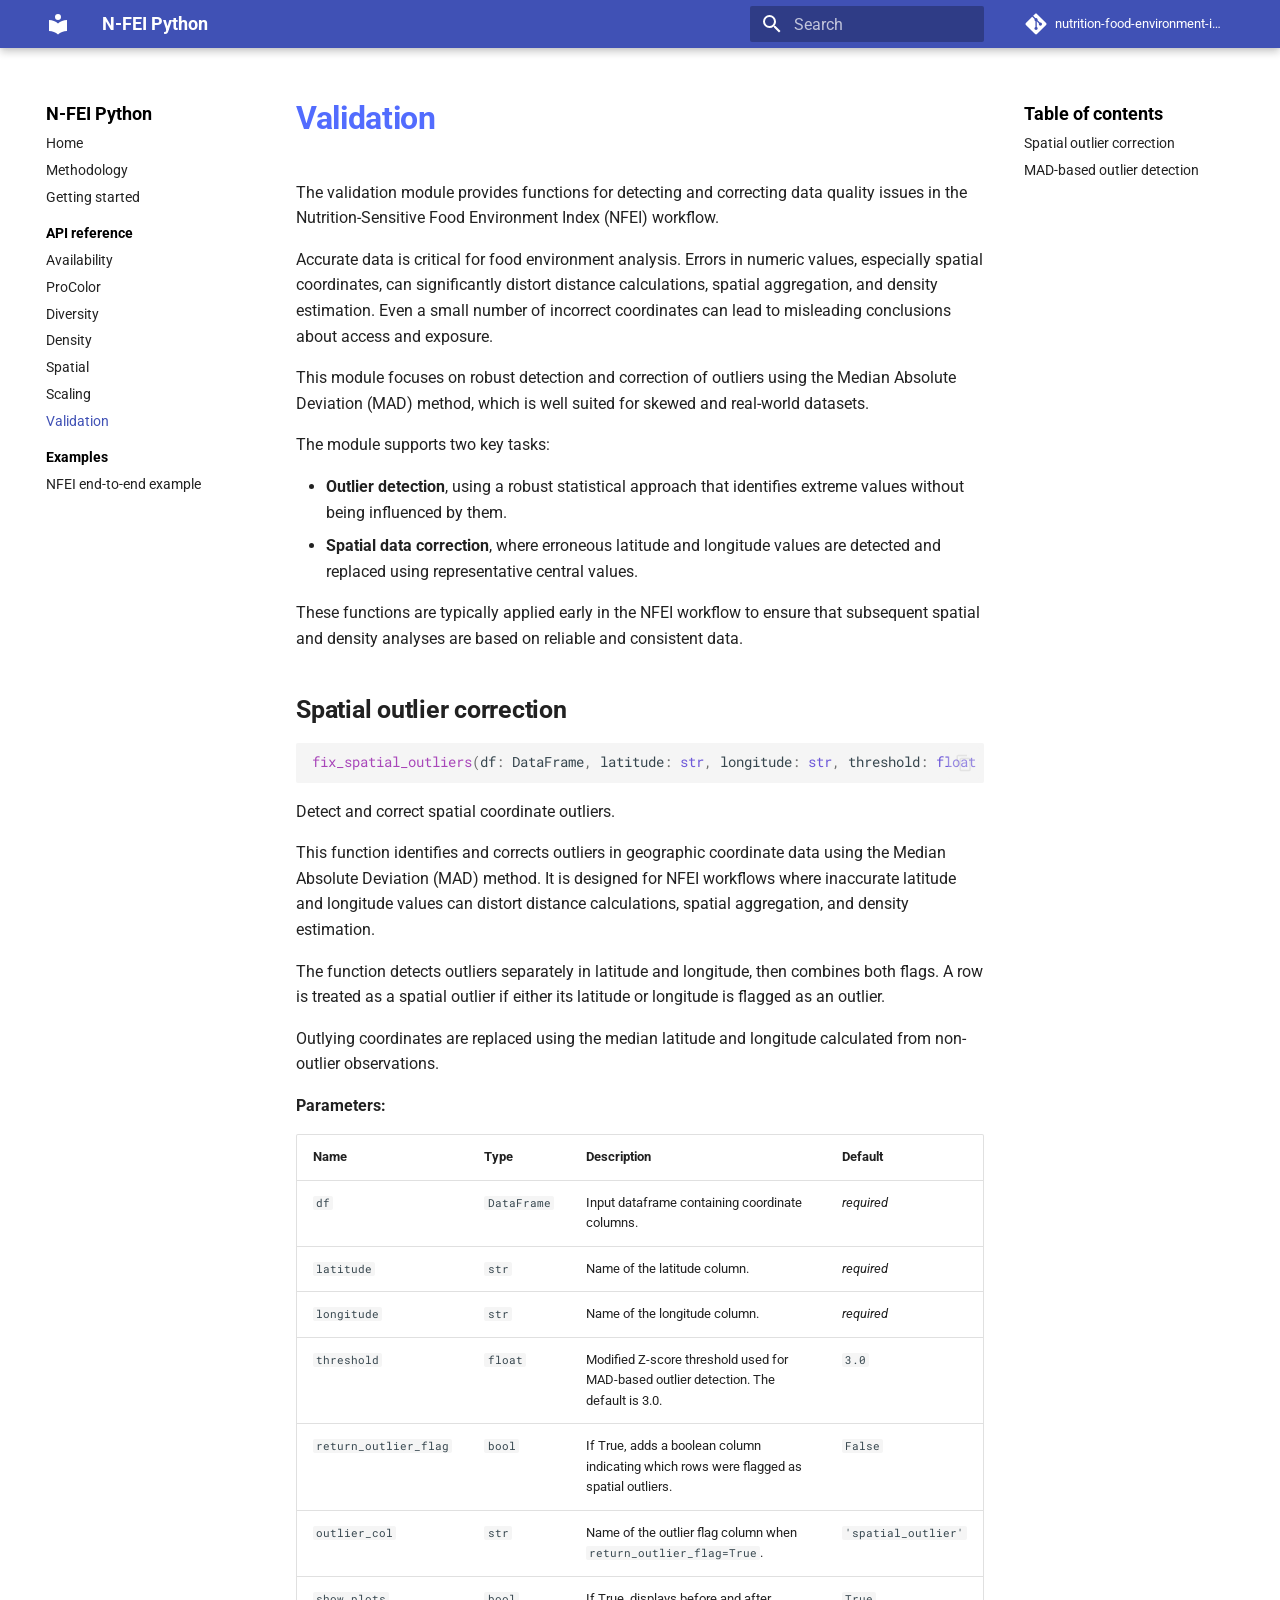
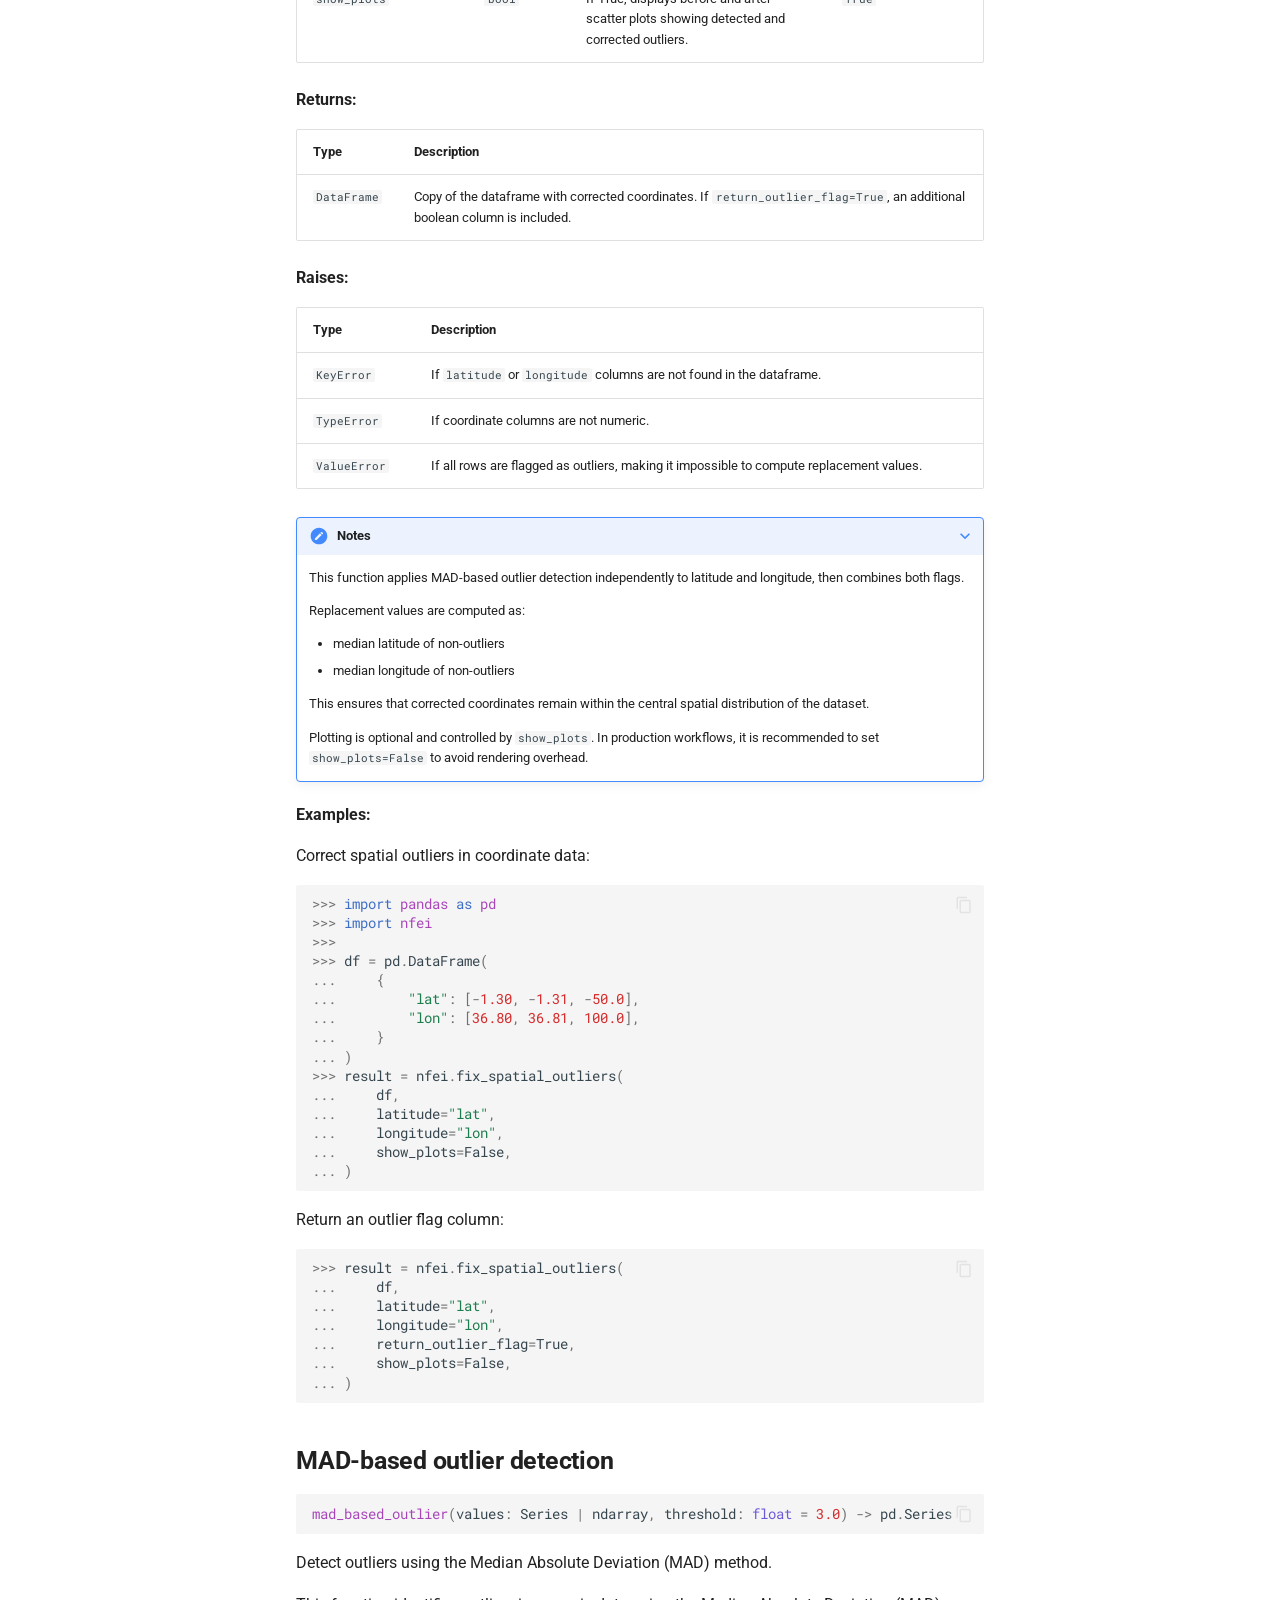
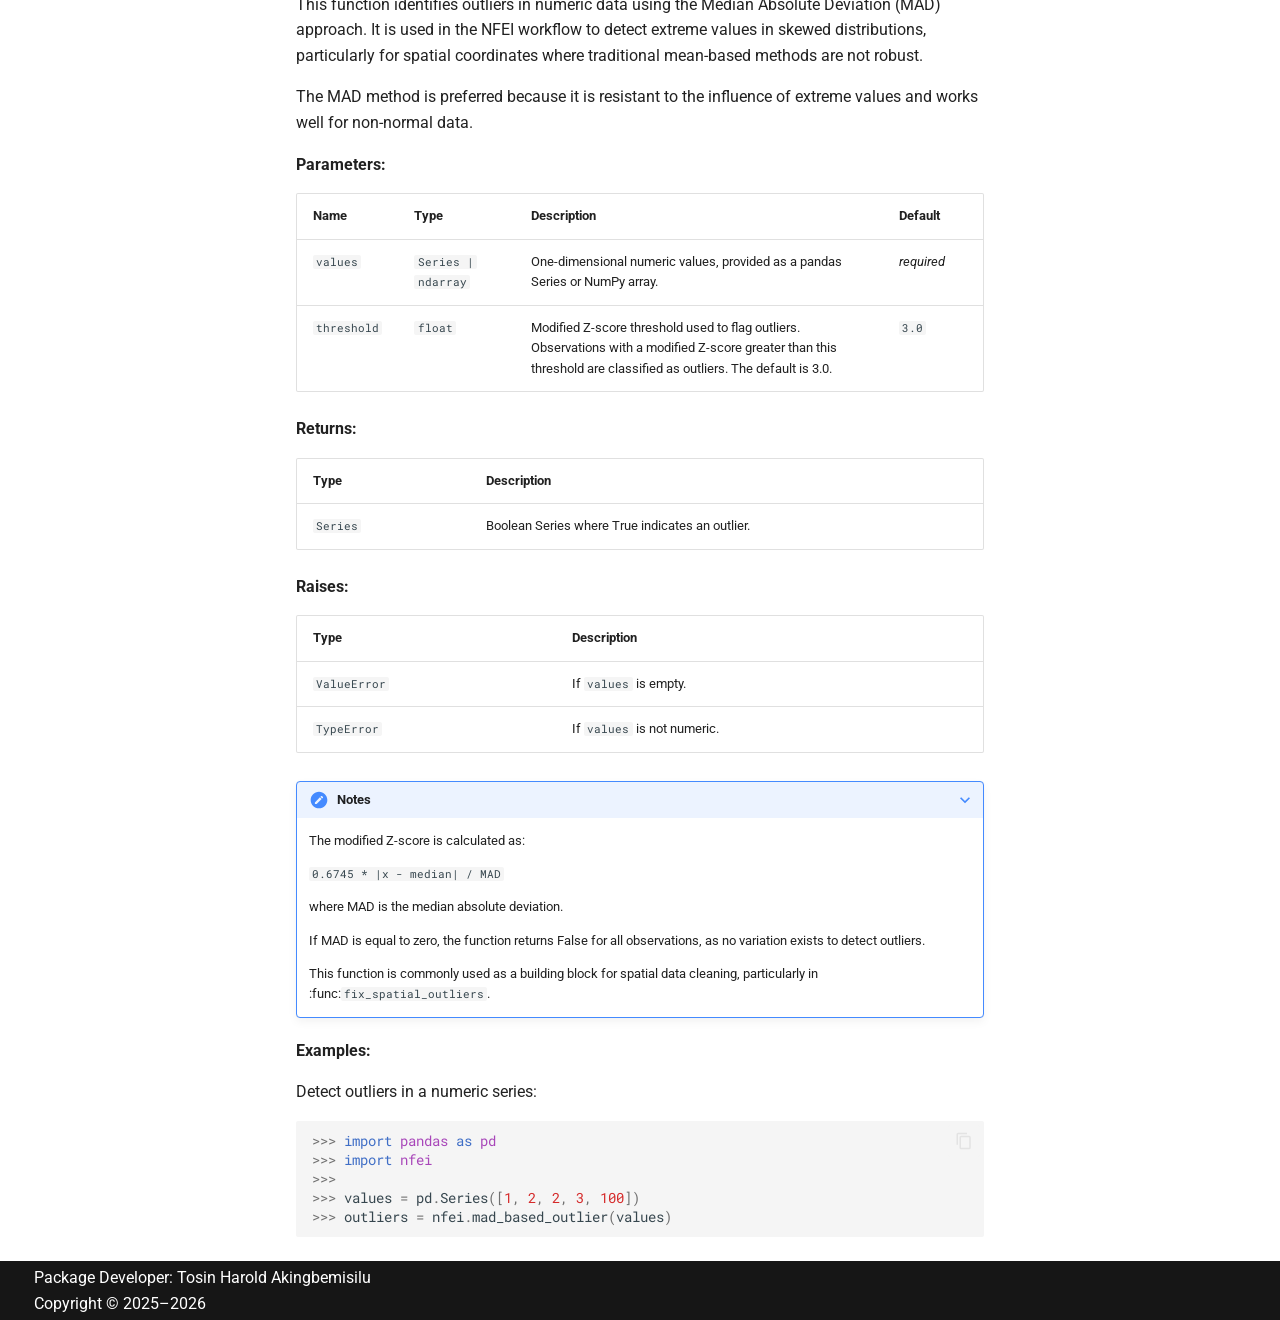
<file: api/validation/index.html>
<!doctype html>
<html lang="en" class="no-js">
  <head>
    
      <meta charset="utf-8">
      <meta name="viewport" content="width=device-width,initial-scale=1">
      
        <meta name="description" content="Nutrition-Sensitive Food Environment Index utilities for Python">
      
      
      
        <link rel="canonical" href="https://tosmartak.github.io/nfei/api/validation/">
      
      
        <link rel="prev" href="../scaling/">
      
      
        <link rel="next" href="../../examples/nfei_end_to_end_example/">
      
      
        
      
      
      <link rel="icon" href="../../assets/images/favicon.png">
      <meta name="generator" content="mkdocs-1.6.1, mkdocs-material-9.7.6">
    
    
      
        <title>Validation - N-FEI Python</title>
      
    
    
      <link rel="stylesheet" href="../../assets/stylesheets/main.484c7ddc.min.css">
      
      


    
    
      
    
    
      
        
        
        <link rel="preconnect" href="https://fonts.gstatic.com" crossorigin>
        <link rel="stylesheet" href="https://fonts.googleapis.com/css?family=Roboto:300,300i,400,400i,700,700i%7CRoboto+Mono:400,400i,700,700i&display=fallback">
        <style>:root{--md-text-font:"Roboto";--md-code-font:"Roboto Mono"}</style>
      
    
    
      <link rel="stylesheet" href="../../assets/_mkdocstrings.css">
    
      <link rel="stylesheet" href="../../stylesheets/extra.css">
    
    <script>__md_scope=new URL("../..",location),__md_hash=e=>[...e].reduce(((e,_)=>(e<<5)-e+_.charCodeAt(0)),0),__md_get=(e,_=localStorage,t=__md_scope)=>JSON.parse(_.getItem(t.pathname+"."+e)),__md_set=(e,_,t=localStorage,a=__md_scope)=>{try{t.setItem(a.pathname+"."+e,JSON.stringify(_))}catch(e){}}</script>
    
      

    
    
  </head>
  
  
    <body dir="ltr">
  
    
    <input class="md-toggle" data-md-toggle="drawer" type="checkbox" id="__drawer" autocomplete="off">
    <input class="md-toggle" data-md-toggle="search" type="checkbox" id="__search" autocomplete="off">
    <label class="md-overlay" for="__drawer"></label>
    <div data-md-component="skip">
      
        
        <a href="#validation" class="md-skip">
          Skip to content
        </a>
      
    </div>
    <div data-md-component="announce">
      
    </div>
    
    
      

  

<header class="md-header md-header--shadow" data-md-component="header">
  <nav class="md-header__inner md-grid" aria-label="Header">
    <a href="../.." title="N-FEI Python" class="md-header__button md-logo" aria-label="N-FEI Python" data-md-component="logo">
      
  
  <svg xmlns="http://www.w3.org/2000/svg" viewBox="0 0 24 24"><path d="M12 8a3 3 0 0 0 3-3 3 3 0 0 0-3-3 3 3 0 0 0-3 3 3 3 0 0 0 3 3m0 3.54C9.64 9.35 6.5 8 3 8v11c3.5 0 6.64 1.35 9 3.54 2.36-2.19 5.5-3.54 9-3.54V8c-3.5 0-6.64 1.35-9 3.54"/></svg>

    </a>
    <label class="md-header__button md-icon" for="__drawer">
      
      <svg xmlns="http://www.w3.org/2000/svg" viewBox="0 0 24 24"><path d="M3 6h18v2H3zm0 5h18v2H3zm0 5h18v2H3z"/></svg>
    </label>
    <div class="md-header__title" data-md-component="header-title">
      <div class="md-header__ellipsis">
        <div class="md-header__topic">
          <span class="md-ellipsis">
            N-FEI Python
          </span>
        </div>
        <div class="md-header__topic" data-md-component="header-topic">
          <span class="md-ellipsis">
            
              Validation
            
          </span>
        </div>
      </div>
    </div>
    
    
      <script>var palette=__md_get("__palette");if(palette&&palette.color){if("(prefers-color-scheme)"===palette.color.media){var media=matchMedia("(prefers-color-scheme: light)"),input=document.querySelector(media.matches?"[data-md-color-media='(prefers-color-scheme: light)']":"[data-md-color-media='(prefers-color-scheme: dark)']");palette.color.media=input.getAttribute("data-md-color-media"),palette.color.scheme=input.getAttribute("data-md-color-scheme"),palette.color.primary=input.getAttribute("data-md-color-primary"),palette.color.accent=input.getAttribute("data-md-color-accent")}for(var[key,value]of Object.entries(palette.color))document.body.setAttribute("data-md-color-"+key,value)}</script>
    
    
    
      
      
        <label class="md-header__button md-icon" for="__search">
          
          <svg xmlns="http://www.w3.org/2000/svg" viewBox="0 0 24 24"><path d="M9.5 3A6.5 6.5 0 0 1 16 9.5c0 1.61-.59 3.09-1.56 4.23l.27.27h.79l5 5-1.5 1.5-5-5v-.79l-.27-.27A6.52 6.52 0 0 1 9.5 16 6.5 6.5 0 0 1 3 9.5 6.5 6.5 0 0 1 9.5 3m0 2C7 5 5 7 5 9.5S7 14 9.5 14 14 12 14 9.5 12 5 9.5 5"/></svg>
        </label>
        <div class="md-search" data-md-component="search" role="dialog">
  <label class="md-search__overlay" for="__search"></label>
  <div class="md-search__inner" role="search">
    <form class="md-search__form" name="search">
      <input type="text" class="md-search__input" name="query" aria-label="Search" placeholder="Search" autocapitalize="off" autocorrect="off" autocomplete="off" spellcheck="false" data-md-component="search-query" required>
      <label class="md-search__icon md-icon" for="__search">
        
        <svg xmlns="http://www.w3.org/2000/svg" viewBox="0 0 24 24"><path d="M9.5 3A6.5 6.5 0 0 1 16 9.5c0 1.61-.59 3.09-1.56 4.23l.27.27h.79l5 5-1.5 1.5-5-5v-.79l-.27-.27A6.52 6.52 0 0 1 9.5 16 6.5 6.5 0 0 1 3 9.5 6.5 6.5 0 0 1 9.5 3m0 2C7 5 5 7 5 9.5S7 14 9.5 14 14 12 14 9.5 12 5 9.5 5"/></svg>
        
        <svg xmlns="http://www.w3.org/2000/svg" viewBox="0 0 24 24"><path d="M20 11v2H8l5.5 5.5-1.42 1.42L4.16 12l7.92-7.92L13.5 5.5 8 11z"/></svg>
      </label>
      <nav class="md-search__options" aria-label="Search">
        
        <button type="reset" class="md-search__icon md-icon" title="Clear" aria-label="Clear" tabindex="-1">
          
          <svg xmlns="http://www.w3.org/2000/svg" viewBox="0 0 24 24"><path d="M19 6.41 17.59 5 12 10.59 6.41 5 5 6.41 10.59 12 5 17.59 6.41 19 12 13.41 17.59 19 19 17.59 13.41 12z"/></svg>
        </button>
      </nav>
      
        <div class="md-search__suggest" data-md-component="search-suggest"></div>
      
    </form>
    <div class="md-search__output">
      <div class="md-search__scrollwrap" tabindex="0" data-md-scrollfix>
        <div class="md-search-result" data-md-component="search-result">
          <div class="md-search-result__meta">
            Initializing search
          </div>
          <ol class="md-search-result__list" role="presentation"></ol>
        </div>
      </div>
    </div>
  </div>
</div>
      
    
    
      <div class="md-header__source">
        <a href="https://github.com/tosmartak/nutrition-food-environment-index" title="Go to repository" class="md-source" data-md-component="source">
  <div class="md-source__icon md-icon">
    
    <svg xmlns="http://www.w3.org/2000/svg" viewBox="0 0 448 512"><!--! Font Awesome Free 7.1.0 by @fontawesome - https://fontawesome.com License - https://fontawesome.com/license/free (Icons: CC BY 4.0, Fonts: SIL OFL 1.1, Code: MIT License) Copyright 2025 Fonticons, Inc.--><path d="M439.6 236.1 244 40.5c-5.4-5.5-12.8-8.5-20.4-8.5s-15 3-20.4 8.4L162.5 81l51.5 51.5c27.1-9.1 52.7 16.8 43.4 43.7l49.7 49.7c34.2-11.8 61.2 31 35.5 56.7-26.5 26.5-70.2-2.9-56-37.3L240.3 199v121.9c25.3 12.5 22.3 41.8 9.1 55-6.4 6.4-15.2 10.1-24.3 10.1s-17.8-3.6-24.3-10.1c-17.6-17.6-11.1-46.9 11.2-56v-123c-20.8-8.5-24.6-30.7-18.6-45L142.6 101 8.5 235.1C3 240.6 0 247.9 0 255.5s3 15 8.5 20.4l195.6 195.7c5.4 5.4 12.7 8.4 20.4 8.4s15-3 20.4-8.4l194.7-194.7c5.4-5.4 8.4-12.8 8.4-20.4s-3-15-8.4-20.4"/></svg>
  </div>
  <div class="md-source__repository">
    nutrition-food-environment-index
  </div>
</a>
      </div>
    
  </nav>
  
</header>
    
    <div class="md-container" data-md-component="container">
      
      
        
          
        
      
      <main class="md-main" data-md-component="main">
        <div class="md-main__inner md-grid">
          
            
              
              <div class="md-sidebar md-sidebar--primary" data-md-component="sidebar" data-md-type="navigation" >
                <div class="md-sidebar__scrollwrap">
                  <div class="md-sidebar__inner">
                    



<nav class="md-nav md-nav--primary" aria-label="Navigation" data-md-level="0">
  <label class="md-nav__title" for="__drawer">
    <a href="../.." title="N-FEI Python" class="md-nav__button md-logo" aria-label="N-FEI Python" data-md-component="logo">
      
  
  <svg xmlns="http://www.w3.org/2000/svg" viewBox="0 0 24 24"><path d="M12 8a3 3 0 0 0 3-3 3 3 0 0 0-3-3 3 3 0 0 0-3 3 3 3 0 0 0 3 3m0 3.54C9.64 9.35 6.5 8 3 8v11c3.5 0 6.64 1.35 9 3.54 2.36-2.19 5.5-3.54 9-3.54V8c-3.5 0-6.64 1.35-9 3.54"/></svg>

    </a>
    N-FEI Python
  </label>
  
    <div class="md-nav__source">
      <a href="https://github.com/tosmartak/nutrition-food-environment-index" title="Go to repository" class="md-source" data-md-component="source">
  <div class="md-source__icon md-icon">
    
    <svg xmlns="http://www.w3.org/2000/svg" viewBox="0 0 448 512"><!--! Font Awesome Free 7.1.0 by @fontawesome - https://fontawesome.com License - https://fontawesome.com/license/free (Icons: CC BY 4.0, Fonts: SIL OFL 1.1, Code: MIT License) Copyright 2025 Fonticons, Inc.--><path d="M439.6 236.1 244 40.5c-5.4-5.5-12.8-8.5-20.4-8.5s-15 3-20.4 8.4L162.5 81l51.5 51.5c27.1-9.1 52.7 16.8 43.4 43.7l49.7 49.7c34.2-11.8 61.2 31 35.5 56.7-26.5 26.5-70.2-2.9-56-37.3L240.3 199v121.9c25.3 12.5 22.3 41.8 9.1 55-6.4 6.4-15.2 10.1-24.3 10.1s-17.8-3.6-24.3-10.1c-17.6-17.6-11.1-46.9 11.2-56v-123c-20.8-8.5-24.6-30.7-18.6-45L142.6 101 8.5 235.1C3 240.6 0 247.9 0 255.5s3 15 8.5 20.4l195.6 195.7c5.4 5.4 12.7 8.4 20.4 8.4s15-3 20.4-8.4l194.7-194.7c5.4-5.4 8.4-12.8 8.4-20.4s-3-15-8.4-20.4"/></svg>
  </div>
  <div class="md-source__repository">
    nutrition-food-environment-index
  </div>
</a>
    </div>
  
  <ul class="md-nav__list" data-md-scrollfix>
    
      
      
  
  
  
  
    <li class="md-nav__item">
      <a href="../.." class="md-nav__link">
        
  
  
  <span class="md-ellipsis">
    
  
    Home
  

    
  </span>
  
  

      </a>
    </li>
  

    
      
      
  
  
  
  
    <li class="md-nav__item">
      <a href="../../methodology/" class="md-nav__link">
        
  
  
  <span class="md-ellipsis">
    
  
    Methodology
  

    
  </span>
  
  

      </a>
    </li>
  

    
      
      
  
  
  
  
    <li class="md-nav__item">
      <a href="../../getting-started/" class="md-nav__link">
        
  
  
  <span class="md-ellipsis">
    
  
    Getting started
  

    
  </span>
  
  

      </a>
    </li>
  

    
      
      
  
  
    
  
  
  
    
    
    
    
      
        
        
      
    
    
    <li class="md-nav__item md-nav__item--active md-nav__item--section md-nav__item--nested">
      
        
        
        <input class="md-nav__toggle md-toggle " type="checkbox" id="__nav_4" checked>
        
          
          <label class="md-nav__link" for="__nav_4" id="__nav_4_label" tabindex="">
            
  
  
  <span class="md-ellipsis">
    
  
    API reference
  

    
  </span>
  
  

            <span class="md-nav__icon md-icon"></span>
          </label>
        
        <nav class="md-nav" data-md-level="1" aria-labelledby="__nav_4_label" aria-expanded="true">
          <label class="md-nav__title" for="__nav_4">
            <span class="md-nav__icon md-icon"></span>
            
  
    API reference
  

          </label>
          <ul class="md-nav__list" data-md-scrollfix>
            
              
                
  
  
  
  
    <li class="md-nav__item">
      <a href="../availability/" class="md-nav__link">
        
  
  
  <span class="md-ellipsis">
    
  
    Availability
  

    
  </span>
  
  

      </a>
    </li>
  

              
            
              
                
  
  
  
  
    <li class="md-nav__item">
      <a href="../color/" class="md-nav__link">
        
  
  
  <span class="md-ellipsis">
    
  
    ProColor
  

    
  </span>
  
  

      </a>
    </li>
  

              
            
              
                
  
  
  
  
    <li class="md-nav__item">
      <a href="../diversity/" class="md-nav__link">
        
  
  
  <span class="md-ellipsis">
    
  
    Diversity
  

    
  </span>
  
  

      </a>
    </li>
  

              
            
              
                
  
  
  
  
    <li class="md-nav__item">
      <a href="../density/" class="md-nav__link">
        
  
  
  <span class="md-ellipsis">
    
  
    Density
  

    
  </span>
  
  

      </a>
    </li>
  

              
            
              
                
  
  
  
  
    <li class="md-nav__item">
      <a href="../spatial/" class="md-nav__link">
        
  
  
  <span class="md-ellipsis">
    
  
    Spatial
  

    
  </span>
  
  

      </a>
    </li>
  

              
            
              
                
  
  
  
  
    <li class="md-nav__item">
      <a href="../scaling/" class="md-nav__link">
        
  
  
  <span class="md-ellipsis">
    
  
    Scaling
  

    
  </span>
  
  

      </a>
    </li>
  

              
            
              
                
  
  
    
  
  
  
    <li class="md-nav__item md-nav__item--active">
      
      <input class="md-nav__toggle md-toggle" type="checkbox" id="__toc">
      
      
        
      
      
        <label class="md-nav__link md-nav__link--active" for="__toc">
          
  
  
  <span class="md-ellipsis">
    
  
    Validation
  

    
  </span>
  
  

          <span class="md-nav__icon md-icon"></span>
        </label>
      
      <a href="./" class="md-nav__link md-nav__link--active">
        
  
  
  <span class="md-ellipsis">
    
  
    Validation
  

    
  </span>
  
  

      </a>
      
        

<nav class="md-nav md-nav--secondary" aria-label="Table of contents">
  
  
  
    
  
  
    <label class="md-nav__title" for="__toc">
      <span class="md-nav__icon md-icon"></span>
      Table of contents
    </label>
    <ul class="md-nav__list" data-md-component="toc" data-md-scrollfix>
      
        <li class="md-nav__item">
  <a href="#nfei.validation.fix_spatial_outliers" class="md-nav__link">
    <span class="md-ellipsis">
      
        Spatial outlier correction
      
    </span>
  </a>
  
</li>
      
        <li class="md-nav__item">
  <a href="#nfei.validation.mad_based_outlier" class="md-nav__link">
    <span class="md-ellipsis">
      
        MAD-based outlier detection
      
    </span>
  </a>
  
</li>
      
    </ul>
  
</nav>
      
    </li>
  

              
            
          </ul>
        </nav>
      
    </li>
  

    
      
      
  
  
  
  
    
    
    
    
      
        
        
      
    
    
    <li class="md-nav__item md-nav__item--section md-nav__item--nested">
      
        
        
          
        
        <input class="md-nav__toggle md-toggle md-toggle--indeterminate" type="checkbox" id="__nav_5" >
        
          
          <label class="md-nav__link" for="__nav_5" id="__nav_5_label" tabindex="">
            
  
  
  <span class="md-ellipsis">
    
  
    Examples
  

    
  </span>
  
  

            <span class="md-nav__icon md-icon"></span>
          </label>
        
        <nav class="md-nav" data-md-level="1" aria-labelledby="__nav_5_label" aria-expanded="false">
          <label class="md-nav__title" for="__nav_5">
            <span class="md-nav__icon md-icon"></span>
            
  
    Examples
  

          </label>
          <ul class="md-nav__list" data-md-scrollfix>
            
              
                
  
  
  
  
    <li class="md-nav__item">
      <a href="../../examples/nfei_end_to_end_example/" class="md-nav__link">
        
  
  
  <span class="md-ellipsis">
    
  
    NFEI end-to-end example
  

    
  </span>
  
  

      </a>
    </li>
  

              
            
          </ul>
        </nav>
      
    </li>
  

    
  </ul>
</nav>
                  </div>
                </div>
              </div>
            
            
              
              <div class="md-sidebar md-sidebar--secondary" data-md-component="sidebar" data-md-type="toc" >
                <div class="md-sidebar__scrollwrap">
                  <div class="md-sidebar__inner">
                    

<nav class="md-nav md-nav--secondary" aria-label="Table of contents">
  
  
  
    
  
  
    <label class="md-nav__title" for="__toc">
      <span class="md-nav__icon md-icon"></span>
      Table of contents
    </label>
    <ul class="md-nav__list" data-md-component="toc" data-md-scrollfix>
      
        <li class="md-nav__item">
  <a href="#nfei.validation.fix_spatial_outliers" class="md-nav__link">
    <span class="md-ellipsis">
      
        Spatial outlier correction
      
    </span>
  </a>
  
</li>
      
        <li class="md-nav__item">
  <a href="#nfei.validation.mad_based_outlier" class="md-nav__link">
    <span class="md-ellipsis">
      
        MAD-based outlier detection
      
    </span>
  </a>
  
</li>
      
    </ul>
  
</nav>
                  </div>
                </div>
              </div>
            
          
          
            <div class="md-content" data-md-component="content">
              
              <article class="md-content__inner md-typeset">
                
                  


  
  


<h1 id="validation">Validation</h1>
<p>The validation module provides functions for detecting and correcting data
quality issues in the Nutrition-Sensitive Food Environment Index (NFEI)
workflow.</p>
<p>Accurate data is critical for food environment analysis. Errors in numeric
values, especially spatial coordinates, can significantly distort distance
calculations, spatial aggregation, and density estimation. Even a small number
of incorrect coordinates can lead to misleading conclusions about access and
exposure.</p>
<p>This module focuses on robust detection and correction of outliers using the
Median Absolute Deviation (MAD) method, which is well suited for skewed and
real-world datasets.</p>
<p>The module supports two key tasks:</p>
<ul>
<li><strong>Outlier detection</strong>, using a robust statistical approach that identifies
  extreme values without being influenced by them.</li>
<li><strong>Spatial data correction</strong>, where erroneous latitude and longitude values
  are detected and replaced using representative central values.</li>
</ul>
<p>These functions are typically applied early in the NFEI workflow to ensure that
subsequent spatial and density analyses are based on reliable and consistent
data.</p>


<div class="doc doc-object doc-function">


<h2 id="nfei.validation.fix_spatial_outliers" class="doc doc-heading">
            Spatial outlier correction


</h2>
<div class="doc-signature highlight"><pre><span></span><code><span class="nf">fix_spatial_outliers</span><span class="p">(</span><span class="n">df</span><span class="p">:</span> <span class="n">DataFrame</span><span class="p">,</span> <span class="n">latitude</span><span class="p">:</span> <span class="nb">str</span><span class="p">,</span> <span class="n">longitude</span><span class="p">:</span> <span class="nb">str</span><span class="p">,</span> <span class="n">threshold</span><span class="p">:</span> <span class="nb">float</span> <span class="o">=</span> <span class="mf">3.0</span><span class="p">,</span> <span class="n">return_outlier_flag</span><span class="p">:</span> <span class="nb">bool</span> <span class="o">=</span> <span class="kc">False</span><span class="p">,</span> <span class="n">outlier_col</span><span class="p">:</span> <span class="nb">str</span> <span class="o">=</span> <span class="s1">&#39;spatial_outlier&#39;</span><span class="p">,</span> <span class="n">show_plots</span><span class="p">:</span> <span class="nb">bool</span> <span class="o">=</span> <span class="kc">True</span><span class="p">)</span> <span class="o">-&gt;</span> <span class="n">pd</span><span class="o">.</span><span class="n">DataFrame</span>
</code></pre></div>

    <div class="doc doc-contents first">

        <p>Detect and correct spatial coordinate outliers.</p>
<p>This function identifies and corrects outliers in geographic coordinate data
using the Median Absolute Deviation (MAD) method. It is designed for NFEI
workflows where inaccurate latitude and longitude values can distort
distance calculations, spatial aggregation, and density estimation.</p>
<p>The function detects outliers separately in latitude and longitude, then
combines both flags. A row is treated as a spatial outlier if either its
latitude or longitude is flagged as an outlier.</p>
<p>Outlying coordinates are replaced using the median latitude and longitude
calculated from non-outlier observations.</p>


<p><span class="doc-section-title">Parameters:</span></p>
    <table>
      <thead>
        <tr>
          <th>Name</th>
          <th>Type</th>
          <th>Description</th>
          <th>Default</th>
        </tr>
      </thead>
      <tbody>
          <tr class="doc-section-item">
            <td>
                <code>df</code>
            </td>
            <td>
                  <code><span title="pandas.DataFrame">DataFrame</span></code>
            </td>
            <td>
              <div class="doc-md-description">
                <p>Input dataframe containing coordinate columns.</p>
              </div>
            </td>
            <td>
                <em>required</em>
            </td>
          </tr>
          <tr class="doc-section-item">
            <td>
                <code>latitude</code>
            </td>
            <td>
                  <code><span title="str">str</span></code>
            </td>
            <td>
              <div class="doc-md-description">
                <p>Name of the latitude column.</p>
              </div>
            </td>
            <td>
                <em>required</em>
            </td>
          </tr>
          <tr class="doc-section-item">
            <td>
                <code>longitude</code>
            </td>
            <td>
                  <code><span title="str">str</span></code>
            </td>
            <td>
              <div class="doc-md-description">
                <p>Name of the longitude column.</p>
              </div>
            </td>
            <td>
                <em>required</em>
            </td>
          </tr>
          <tr class="doc-section-item">
            <td>
                <code>threshold</code>
            </td>
            <td>
                  <code><span title="float">float</span></code>
            </td>
            <td>
              <div class="doc-md-description">
                <p>Modified Z-score threshold used for MAD-based outlier detection.
The default is 3.0.</p>
              </div>
            </td>
            <td>
                  <code>3.0</code>
            </td>
          </tr>
          <tr class="doc-section-item">
            <td>
                <code>return_outlier_flag</code>
            </td>
            <td>
                  <code><span title="bool">bool</span></code>
            </td>
            <td>
              <div class="doc-md-description">
                <p>If True, adds a boolean column indicating which rows were flagged as
spatial outliers.</p>
              </div>
            </td>
            <td>
                  <code>False</code>
            </td>
          </tr>
          <tr class="doc-section-item">
            <td>
                <code>outlier_col</code>
            </td>
            <td>
                  <code><span title="str">str</span></code>
            </td>
            <td>
              <div class="doc-md-description">
                <p>Name of the outlier flag column when <code>return_outlier_flag=True</code>.</p>
              </div>
            </td>
            <td>
                  <code>&#39;spatial_outlier&#39;</code>
            </td>
          </tr>
          <tr class="doc-section-item">
            <td>
                <code>show_plots</code>
            </td>
            <td>
                  <code><span title="bool">bool</span></code>
            </td>
            <td>
              <div class="doc-md-description">
                <p>If True, displays before and after scatter plots showing detected and
corrected outliers.</p>
              </div>
            </td>
            <td>
                  <code>True</code>
            </td>
          </tr>
      </tbody>
    </table>


    <p><span class="doc-section-title">Returns:</span></p>
    <table>
      <thead>
        <tr>
          <th>Type</th>
          <th>Description</th>
        </tr>
      </thead>
      <tbody>
          <tr class="doc-section-item">
            <td>
                  <code><span title="pandas.DataFrame">DataFrame</span></code>
            </td>
            <td>
              <div class="doc-md-description">
                <p>Copy of the dataframe with corrected coordinates. If
<code>return_outlier_flag=True</code>, an additional boolean column is included.</p>
              </div>
            </td>
          </tr>
      </tbody>
    </table>


<p><span class="doc-section-title">Raises:</span></p>
    <table>
      <thead>
        <tr>
          <th>Type</th>
          <th>Description</th>
        </tr>
      </thead>
      <tbody>
          <tr class="doc-section-item">
            <td>
                  <code><span title="KeyError">KeyError</span></code>
            </td>
            <td>
              <div class="doc-md-description">
                <p>If <code>latitude</code> or <code>longitude</code> columns are not found in the dataframe.</p>
              </div>
            </td>
          </tr>
          <tr class="doc-section-item">
            <td>
                  <code><span title="TypeError">TypeError</span></code>
            </td>
            <td>
              <div class="doc-md-description">
                <p>If coordinate columns are not numeric.</p>
              </div>
            </td>
          </tr>
          <tr class="doc-section-item">
            <td>
                  <code><span title="ValueError">ValueError</span></code>
            </td>
            <td>
              <div class="doc-md-description">
                <p>If all rows are flagged as outliers, making it impossible to compute
replacement values.</p>
              </div>
            </td>
          </tr>
      </tbody>
    </table>


<details class="note" open>
  <summary>Notes</summary>
  <p>This function applies MAD-based outlier detection independently to
latitude and longitude, then combines both flags.</p>
<p>Replacement values are computed as:</p>
<ul>
<li>median latitude of non-outliers</li>
<li>median longitude of non-outliers</li>
</ul>
<p>This ensures that corrected coordinates remain within the central spatial
distribution of the dataset.</p>
<p>Plotting is optional and controlled by <code>show_plots</code>. In production
workflows, it is recommended to set <code>show_plots=False</code> to avoid rendering
overhead.</p>
</details>

<p><span class="doc-section-title">Examples:</span></p>
    <p>Correct spatial outliers in coordinate data:</p>
    <div class="highlight"><pre><span></span><code><span class="gp">&gt;&gt;&gt; </span><span class="kn">import</span><span class="w"> </span><span class="nn">pandas</span><span class="w"> </span><span class="k">as</span><span class="w"> </span><span class="nn">pd</span>
<span class="gp">&gt;&gt;&gt; </span><span class="kn">import</span><span class="w"> </span><span class="nn">nfei</span>
<span class="gp">&gt;&gt;&gt;</span>
<span class="gp">&gt;&gt;&gt; </span><span class="n">df</span> <span class="o">=</span> <span class="n">pd</span><span class="o">.</span><span class="n">DataFrame</span><span class="p">(</span>
<span class="gp">... </span>    <span class="p">{</span>
<span class="gp">... </span>        <span class="s2">&quot;lat&quot;</span><span class="p">:</span> <span class="p">[</span><span class="o">-</span><span class="mf">1.30</span><span class="p">,</span> <span class="o">-</span><span class="mf">1.31</span><span class="p">,</span> <span class="o">-</span><span class="mf">50.0</span><span class="p">],</span>
<span class="gp">... </span>        <span class="s2">&quot;lon&quot;</span><span class="p">:</span> <span class="p">[</span><span class="mf">36.80</span><span class="p">,</span> <span class="mf">36.81</span><span class="p">,</span> <span class="mf">100.0</span><span class="p">],</span>
<span class="gp">... </span>    <span class="p">}</span>
<span class="gp">... </span><span class="p">)</span>
<span class="gp">&gt;&gt;&gt; </span><span class="n">result</span> <span class="o">=</span> <span class="n">nfei</span><span class="o">.</span><span class="n">fix_spatial_outliers</span><span class="p">(</span>
<span class="gp">... </span>    <span class="n">df</span><span class="p">,</span>
<span class="gp">... </span>    <span class="n">latitude</span><span class="o">=</span><span class="s2">&quot;lat&quot;</span><span class="p">,</span>
<span class="gp">... </span>    <span class="n">longitude</span><span class="o">=</span><span class="s2">&quot;lon&quot;</span><span class="p">,</span>
<span class="gp">... </span>    <span class="n">show_plots</span><span class="o">=</span><span class="kc">False</span><span class="p">,</span>
<span class="gp">... </span><span class="p">)</span>
</code></pre></div>
    <p>Return an outlier flag column:</p>
    <div class="highlight"><pre><span></span><code><span class="gp">&gt;&gt;&gt; </span><span class="n">result</span> <span class="o">=</span> <span class="n">nfei</span><span class="o">.</span><span class="n">fix_spatial_outliers</span><span class="p">(</span>
<span class="gp">... </span>    <span class="n">df</span><span class="p">,</span>
<span class="gp">... </span>    <span class="n">latitude</span><span class="o">=</span><span class="s2">&quot;lat&quot;</span><span class="p">,</span>
<span class="gp">... </span>    <span class="n">longitude</span><span class="o">=</span><span class="s2">&quot;lon&quot;</span><span class="p">,</span>
<span class="gp">... </span>    <span class="n">return_outlier_flag</span><span class="o">=</span><span class="kc">True</span><span class="p">,</span>
<span class="gp">... </span>    <span class="n">show_plots</span><span class="o">=</span><span class="kc">False</span><span class="p">,</span>
<span class="gp">... </span><span class="p">)</span>
</code></pre></div>


    </div>

</div>

<div class="doc doc-object doc-function">


<h2 id="nfei.validation.mad_based_outlier" class="doc doc-heading">
            MAD-based outlier detection


</h2>
<div class="doc-signature highlight"><pre><span></span><code><span class="nf">mad_based_outlier</span><span class="p">(</span><span class="n">values</span><span class="p">:</span> <span class="n">Series</span> <span class="o">|</span> <span class="n">ndarray</span><span class="p">,</span> <span class="n">threshold</span><span class="p">:</span> <span class="nb">float</span> <span class="o">=</span> <span class="mf">3.0</span><span class="p">)</span> <span class="o">-&gt;</span> <span class="n">pd</span><span class="o">.</span><span class="n">Series</span>
</code></pre></div>

    <div class="doc doc-contents first">

        <p>Detect outliers using the Median Absolute Deviation (MAD) method.</p>
<p>This function identifies outliers in numeric data using the Median Absolute
Deviation (MAD) approach. It is used in the NFEI workflow to detect extreme
values in skewed distributions, particularly for spatial coordinates where
traditional mean-based methods are not robust.</p>
<p>The MAD method is preferred because it is resistant to the influence of
extreme values and works well for non-normal data.</p>


<p><span class="doc-section-title">Parameters:</span></p>
    <table>
      <thead>
        <tr>
          <th>Name</th>
          <th>Type</th>
          <th>Description</th>
          <th>Default</th>
        </tr>
      </thead>
      <tbody>
          <tr class="doc-section-item">
            <td>
                <code>values</code>
            </td>
            <td>
                  <code><span title="pandas.Series">Series</span> | <span title="numpy.ndarray">ndarray</span></code>
            </td>
            <td>
              <div class="doc-md-description">
                <p>One-dimensional numeric values, provided as a pandas Series or NumPy array.</p>
              </div>
            </td>
            <td>
                <em>required</em>
            </td>
          </tr>
          <tr class="doc-section-item">
            <td>
                <code>threshold</code>
            </td>
            <td>
                  <code><span title="float">float</span></code>
            </td>
            <td>
              <div class="doc-md-description">
                <p>Modified Z-score threshold used to flag outliers. Observations with a
modified Z-score greater than this threshold are classified as outliers.
The default is 3.0.</p>
              </div>
            </td>
            <td>
                  <code>3.0</code>
            </td>
          </tr>
      </tbody>
    </table>


    <p><span class="doc-section-title">Returns:</span></p>
    <table>
      <thead>
        <tr>
          <th>Type</th>
          <th>Description</th>
        </tr>
      </thead>
      <tbody>
          <tr class="doc-section-item">
            <td>
                  <code><span title="pandas.Series">Series</span></code>
            </td>
            <td>
              <div class="doc-md-description">
                <p>Boolean Series where True indicates an outlier.</p>
              </div>
            </td>
          </tr>
      </tbody>
    </table>


<p><span class="doc-section-title">Raises:</span></p>
    <table>
      <thead>
        <tr>
          <th>Type</th>
          <th>Description</th>
        </tr>
      </thead>
      <tbody>
          <tr class="doc-section-item">
            <td>
                  <code><span title="ValueError">ValueError</span></code>
            </td>
            <td>
              <div class="doc-md-description">
                <p>If <code>values</code> is empty.</p>
              </div>
            </td>
          </tr>
          <tr class="doc-section-item">
            <td>
                  <code><span title="TypeError">TypeError</span></code>
            </td>
            <td>
              <div class="doc-md-description">
                <p>If <code>values</code> is not numeric.</p>
              </div>
            </td>
          </tr>
      </tbody>
    </table>


<details class="note" open>
  <summary>Notes</summary>
  <p>The modified Z-score is calculated as:</p>
<p><code>0.6745 * |x - median| / MAD</code></p>
<p>where MAD is the median absolute deviation.</p>
<p>If MAD is equal to zero, the function returns False for all observations,
as no variation exists to detect outliers.</p>
<p>This function is commonly used as a building block for spatial data cleaning,
particularly in :func:<code>fix_spatial_outliers</code>.</p>
</details>

<p><span class="doc-section-title">Examples:</span></p>
    <p>Detect outliers in a numeric series:</p>
    <div class="highlight"><pre><span></span><code><span class="gp">&gt;&gt;&gt; </span><span class="kn">import</span><span class="w"> </span><span class="nn">pandas</span><span class="w"> </span><span class="k">as</span><span class="w"> </span><span class="nn">pd</span>
<span class="gp">&gt;&gt;&gt; </span><span class="kn">import</span><span class="w"> </span><span class="nn">nfei</span>
<span class="gp">&gt;&gt;&gt;</span>
<span class="gp">&gt;&gt;&gt; </span><span class="n">values</span> <span class="o">=</span> <span class="n">pd</span><span class="o">.</span><span class="n">Series</span><span class="p">([</span><span class="mi">1</span><span class="p">,</span> <span class="mi">2</span><span class="p">,</span> <span class="mi">2</span><span class="p">,</span> <span class="mi">3</span><span class="p">,</span> <span class="mi">100</span><span class="p">])</span>
<span class="gp">&gt;&gt;&gt; </span><span class="n">outliers</span> <span class="o">=</span> <span class="n">nfei</span><span class="o">.</span><span class="n">mad_based_outlier</span><span class="p">(</span><span class="n">values</span><span class="p">)</span>
</code></pre></div>


    </div>

</div>







  
  






                
              </article>
            </div>
          
          
<script>var target=document.getElementById(location.hash.slice(1));target&&target.name&&(target.checked=target.name.startsWith("__tabbed_"))</script>
        </div>
        
          <button type="button" class="md-top md-icon" data-md-component="top" hidden>
  
  <svg xmlns="http://www.w3.org/2000/svg" viewBox="0 0 24 24"><path d="M13 20h-2V8l-5.5 5.5-1.42-1.42L12 4.16l7.92 7.92-1.42 1.42L13 8z"/></svg>
  Back to top
</button>
        
      </main>
      
        <footer class="md-footer">
  
  <div class="md-footer-meta md-typeset">
    <div class="md-footer-meta__inner md-grid">
      
Package Developer: Tosin Harold Akingbemisilu <br>Copyright &copy; 2025–2026

      
    </div>
  </div>
</footer>
      
    </div>
    <div class="md-dialog" data-md-component="dialog">
      <div class="md-dialog__inner md-typeset"></div>
    </div>
    
    
    
      
      
      <script id="__config" type="application/json">{"annotate": null, "base": "../..", "features": ["navigation.sections", "navigation.expand", "navigation.top", "search.highlight", "search.suggest", "content.code.copy"], "search": "../../assets/javascripts/workers/search.2c215733.min.js", "tags": null, "translations": {"clipboard.copied": "Copied to clipboard", "clipboard.copy": "Copy to clipboard", "search.result.more.one": "1 more on this page", "search.result.more.other": "# more on this page", "search.result.none": "No matching documents", "search.result.one": "1 matching document", "search.result.other": "# matching documents", "search.result.placeholder": "Type to start searching", "search.result.term.missing": "Missing", "select.version": "Select version"}, "version": null}</script>
    
    
      <script src="../../assets/javascripts/bundle.79ae519e.min.js"></script>
      
    
  </body>
</html>
</file>
<file: assets/_mkdocstrings.css>
/* Avoid breaking parameter names, etc. in table cells. */
.doc-contents td code {
  word-break: normal !important;
}

/* No line break before first paragraph of descriptions. */
.doc-md-description,
.doc-md-description>p:first-child {
  display: inline;
}

/* No text transformation from Material for MkDocs for H5 headings. */
.md-typeset h5 .doc-object-name {
  text-transform: none;
}

/* Max width for docstring sections tables. */
.doc .md-typeset__table,
.doc .md-typeset__table table {
  display: table !important;
  width: 100%;
}

.doc .md-typeset__table tr {
  display: table-row;
}

/* Defaults in Spacy table style. */
.doc-param-default,
.doc-type_param-default {
  float: right;
}

/* Parameter headings must be inline, not blocks. */
.doc-heading-parameter,
.doc-heading-type_parameter {
  display: inline;
}

/* Default font size for parameter headings. */
.md-typeset .doc-heading-parameter {
  font-size: inherit;
}

/* Prefer space on the right, not the left of parameter permalinks. */
.doc-heading-parameter .headerlink,
.doc-heading-type_parameter .headerlink {
  margin-left: 0 !important;
  margin-right: 0.2rem;
}

/* Backward-compatibility: docstring section titles in bold. */
.doc-section-title {
  font-weight: bold;
}

/* Backlinks crumb separator. */
.doc-backlink-crumb {
  display: inline-flex;
  gap: .2rem;
  white-space: nowrap;
  align-items: center;
  vertical-align: middle;
}
.doc-backlink-crumb:not(:first-child)::before {
  background-color: var(--md-default-fg-color--lighter);
  content: "";
  display: inline;
  height: 1rem;
  --md-path-icon: url('data:image/svg+xml;charset=utf-8,<svg xmlns="http://www.w3.org/2000/svg" viewBox="0 0 24 24"><path d="M8.59 16.58 13.17 12 8.59 7.41 10 6l6 6-6 6z"/></svg>');
  -webkit-mask-image: var(--md-path-icon);
  mask-image: var(--md-path-icon);
  width: 1rem;
}
.doc-backlink-crumb.last {
  font-weight: bold;
}

/* Symbols in Navigation and ToC. */
:root, :host,
[data-md-color-scheme="default"] {
  --doc-symbol-parameter-fg-color: #df50af;
  --doc-symbol-type_parameter-fg-color: #df50af;
  --doc-symbol-attribute-fg-color: #953800;
  --doc-symbol-function-fg-color: #8250df;
  --doc-symbol-method-fg-color: #8250df;
  --doc-symbol-class-fg-color: #0550ae;
  --doc-symbol-type_alias-fg-color: #0550ae;
  --doc-symbol-module-fg-color: #5cad0f;

  --doc-symbol-parameter-bg-color: #df50af1a;
  --doc-symbol-type_parameter-bg-color: #df50af1a;
  --doc-symbol-attribute-bg-color: #9538001a;
  --doc-symbol-function-bg-color: #8250df1a;
  --doc-symbol-method-bg-color: #8250df1a;
  --doc-symbol-class-bg-color: #0550ae1a;
  --doc-symbol-type_alias-bg-color: #0550ae1a;
  --doc-symbol-module-bg-color: #5cad0f1a;
}

[data-md-color-scheme="slate"] {
  --doc-symbol-parameter-fg-color: #ffa8cc;
  --doc-symbol-type_parameter-fg-color: #ffa8cc;
  --doc-symbol-attribute-fg-color: #ffa657;
  --doc-symbol-function-fg-color: #d2a8ff;
  --doc-symbol-method-fg-color: #d2a8ff;
  --doc-symbol-class-fg-color: #79c0ff;
  --doc-symbol-type_alias-fg-color: #79c0ff;
  --doc-symbol-module-fg-color: #baff79;

  --doc-symbol-parameter-bg-color: #ffa8cc1a;
  --doc-symbol-type_parameter-bg-color: #ffa8cc1a;
  --doc-symbol-attribute-bg-color: #ffa6571a;
  --doc-symbol-function-bg-color: #d2a8ff1a;
  --doc-symbol-method-bg-color: #d2a8ff1a;
  --doc-symbol-class-bg-color: #79c0ff1a;
  --doc-symbol-type_alias-bg-color: #79c0ff1a;
  --doc-symbol-module-bg-color: #baff791a;
}

code.doc-symbol {
  border-radius: .1rem;
  font-size: .85em;
  padding: 0 .3em;
  font-weight: bold;
}

code.doc-symbol-parameter,
a code.doc-symbol-parameter {
  color: var(--doc-symbol-parameter-fg-color);
  background-color: var(--doc-symbol-parameter-bg-color);
}

code.doc-symbol-parameter::after {
  content: "param";
}

code.doc-symbol-type_parameter,
a code.doc-symbol-type_parameter {
  color: var(--doc-symbol-type_parameter-fg-color);
  background-color: var(--doc-symbol-type_parameter-bg-color);
}

code.doc-symbol-type_parameter::after {
  content: "type-param";
}

code.doc-symbol-attribute,
a code.doc-symbol-attribute {
  color: var(--doc-symbol-attribute-fg-color);
  background-color: var(--doc-symbol-attribute-bg-color);
}

code.doc-symbol-attribute::after {
  content: "attr";
}

code.doc-symbol-function,
a code.doc-symbol-function {
  color: var(--doc-symbol-function-fg-color);
  background-color: var(--doc-symbol-function-bg-color);
}

code.doc-symbol-function::after {
  content: "func";
}

code.doc-symbol-method,
a code.doc-symbol-method {
  color: var(--doc-symbol-method-fg-color);
  background-color: var(--doc-symbol-method-bg-color);
}

code.doc-symbol-method::after {
  content: "meth";
}

code.doc-symbol-class,
a code.doc-symbol-class {
  color: var(--doc-symbol-class-fg-color);
  background-color: var(--doc-symbol-class-bg-color);
}

code.doc-symbol-class::after {
  content: "class";
}


code.doc-symbol-type_alias,
a code.doc-symbol-type_alias {
  color: var(--doc-symbol-type_alias-fg-color);
  background-color: var(--doc-symbol-type_alias-bg-color);
}

code.doc-symbol-type_alias::after {
  content: "type";
}

code.doc-symbol-module,
a code.doc-symbol-module {
  color: var(--doc-symbol-module-fg-color);
  background-color: var(--doc-symbol-module-bg-color);
}

code.doc-symbol-module::after {
  content: "mod";
}

.doc-signature .autorefs {
  color: inherit;
  border-bottom: 1px dotted currentcolor;
}

/* Source code blocks (admonitions). */
:root {
  --md-admonition-icon--mkdocstrings-source: url('data:image/svg+xml;charset=utf-8,<svg xmlns="http://www.w3.org/2000/svg" viewBox="0 0 24 24"><path d="M15.22 4.97a.75.75 0 0 1 1.06 0l6.5 6.5a.75.75 0 0 1 0 1.06l-6.5 6.5a.749.749 0 0 1-1.275-.326.75.75 0 0 1 .215-.734L21.19 12l-5.97-5.97a.75.75 0 0 1 0-1.06m-6.44 0a.75.75 0 0 1 0 1.06L2.81 12l5.97 5.97a.749.749 0 0 1-.326 1.275.75.75 0 0 1-.734-.215l-6.5-6.5a.75.75 0 0 1 0-1.06l6.5-6.5a.75.75 0 0 1 1.06 0"/></svg>')
}
.md-typeset .admonition.mkdocstrings-source,
.md-typeset details.mkdocstrings-source {
  border: none;
  padding: 0;
}
.md-typeset .admonition.mkdocstrings-source:focus-within,
.md-typeset details.mkdocstrings-source:focus-within {
  box-shadow: none;
}
.md-typeset .mkdocstrings-source > .admonition-title,
.md-typeset .mkdocstrings-source > summary {
  background-color: inherit;
}
.md-typeset .mkdocstrings-source > .admonition-title::before,
.md-typeset .mkdocstrings-source > summary::before {
  background-color: var(--md-default-fg-color);
  -webkit-mask-image: var(--md-admonition-icon--mkdocstrings-source);
          mask-image: var(--md-admonition-icon--mkdocstrings-source);
}
</file>
<file: stylesheets/extra.css>
/* Make mkdocstrings function headings bold */
.md-typeset h2.doc-heading,
.md-typeset h3.doc-heading {
    font-weight: 700;
}

.md-typeset h1 {
    font-weight: 700;
    color: #526cfe;
}

.md-nav__title {
    color: rgb(139, 4, 4);
    font-weight: 700;
    font-size: 18px;
}

/* Make navigation section headers darker and more visually distinct */
.md-sidebar .md-nav__item--section > .md-nav__link,
.md-sidebar .md-nav__title {
    color: #000000;
    font-weight: 700;
}
</file>
<file: assets/stylesheets/main.484c7ddc.min.css>
@charset "UTF-8";html{-webkit-text-size-adjust:none;-moz-text-size-adjust:none;text-size-adjust:none;box-sizing:border-box}*,:after,:before{box-sizing:inherit}@media (prefers-reduced-motion){*,:after,:before{transition:none!important}}body{margin:0}a,button,input,label{-webkit-tap-highlight-color:transparent}a{color:inherit;text-decoration:none}hr{border:0;box-sizing:initial;display:block;height:.05rem;overflow:visible;padding:0}small{font-size:80%}sub,sup{line-height:1em}img{border-style:none}table{border-collapse:initial;border-spacing:0}td,th{font-weight:400;vertical-align:top}button{background:#0000;border:0;font-family:inherit;font-size:inherit;margin:0;padding:0}input{border:0;outline:none}:root{--md-primary-fg-color:#4051b5;--md-primary-fg-color--light:#5d6cc0;--md-primary-fg-color--dark:#303fa1;--md-primary-bg-color:#fff;--md-primary-bg-color--light:#ffffffb3;--md-accent-fg-color:#526cfe;--md-accent-fg-color--transparent:#526cfe1a;--md-accent-bg-color:#fff;--md-accent-bg-color--light:#ffffffb3}[data-md-color-scheme=default]{color-scheme:light}[data-md-color-scheme=default] img[src$="#gh-dark-mode-only"],[data-md-color-scheme=default] img[src$="#only-dark"]{display:none}:root,[data-md-color-scheme=default]{--md-hue:225deg;--md-default-fg-color:#000000de;--md-default-fg-color--light:#0000008a;--md-default-fg-color--lighter:#00000052;--md-default-fg-color--lightest:#00000012;--md-default-bg-color:#fff;--md-default-bg-color--light:#ffffffb3;--md-default-bg-color--lighter:#ffffff4d;--md-default-bg-color--lightest:#ffffff1f;--md-code-fg-color:#36464e;--md-code-bg-color:#f5f5f5;--md-code-bg-color--light:#f5f5f5b3;--md-code-bg-color--lighter:#f5f5f54d;--md-code-hl-color:#4287ff;--md-code-hl-color--light:#4287ff1a;--md-code-hl-number-color:#d52a2a;--md-code-hl-special-color:#db1457;--md-code-hl-function-color:#a846b9;--md-code-hl-constant-color:#6e59d9;--md-code-hl-keyword-color:#3f6ec6;--md-code-hl-string-color:#1c7d4d;--md-code-hl-name-color:var(--md-code-fg-color);--md-code-hl-operator-color:var(--md-default-fg-color--light);--md-code-hl-punctuation-color:var(--md-default-fg-color--light);--md-code-hl-comment-color:var(--md-default-fg-color--light);--md-code-hl-generic-color:var(--md-default-fg-color--light);--md-code-hl-variable-color:var(--md-default-fg-color--light);--md-typeset-color:var(--md-default-fg-color);--md-typeset-a-color:var(--md-primary-fg-color);--md-typeset-del-color:#f5503d26;--md-typeset-ins-color:#0bd57026;--md-typeset-kbd-color:#fafafa;--md-typeset-kbd-accent-color:#fff;--md-typeset-kbd-border-color:#b8b8b8;--md-typeset-mark-color:#ffff0080;--md-typeset-table-color:#0000001f;--md-typeset-table-color--light:rgba(0,0,0,.035);--md-admonition-fg-color:var(--md-default-fg-color);--md-admonition-bg-color:var(--md-default-bg-color);--md-warning-fg-color:#000000de;--md-warning-bg-color:#ff9;--md-footer-fg-color:#fff;--md-footer-fg-color--light:#ffffffb3;--md-footer-fg-color--lighter:#ffffff73;--md-footer-bg-color:#000000de;--md-footer-bg-color--dark:#00000052;--md-shadow-z1:0 0.2rem 0.5rem #0000000d,0 0 0.05rem #0000001a;--md-shadow-z2:0 0.2rem 0.5rem #0000001a,0 0 0.05rem #00000040;--md-shadow-z3:0 0.2rem 0.5rem #0003,0 0 0.05rem #00000059}.md-icon svg{fill:currentcolor;display:block;height:1.2rem;width:1.2rem}body{-webkit-font-smoothing:antialiased;-moz-osx-font-smoothing:grayscale;--md-text-font-family:var(--md-text-font,_),-apple-system,BlinkMacSystemFont,Helvetica,Arial,sans-serif;--md-code-font-family:var(--md-code-font,_),SFMono-Regular,Consolas,Menlo,monospace}aside,body,input{font-feature-settings:"kern","liga";color:var(--md-typeset-color);font-family:var(--md-text-font-family)}code,kbd,pre{font-feature-settings:"kern";font-family:var(--md-code-font-family)}:root{--md-typeset-table-sort-icon:url('data:image/svg+xml;charset=utf-8,<svg xmlns="http://www.w3.org/2000/svg" viewBox="0 0 24 24"><path d="m18 21-4-4h3V7h-3l4-4 4 4h-3v10h3M2 19v-2h10v2M2 13v-2h7v2M2 7V5h4v2z"/></svg>');--md-typeset-table-sort-icon--asc:url('data:image/svg+xml;charset=utf-8,<svg xmlns="http://www.w3.org/2000/svg" viewBox="0 0 24 24"><path d="M19 17h3l-4 4-4-4h3V3h2M2 17h10v2H2M6 5v2H2V5m0 6h7v2H2z"/></svg>');--md-typeset-table-sort-icon--desc:url('data:image/svg+xml;charset=utf-8,<svg xmlns="http://www.w3.org/2000/svg" viewBox="0 0 24 24"><path d="M19 7h3l-4-4-4 4h3v14h2M2 17h10v2H2M6 5v2H2V5m0 6h7v2H2z"/></svg>')}.md-typeset{-webkit-print-color-adjust:exact;color-adjust:exact;font-size:.8rem;line-height:1.6;overflow-wrap:break-word}@media print{.md-typeset{font-size:.68rem}}.md-typeset blockquote,.md-typeset dl,.md-typeset figure,.md-typeset ol,.md-typeset pre,.md-typeset ul{margin-bottom:1em;margin-top:1em}.md-typeset h1{color:var(--md-default-fg-color--light);font-size:2em;line-height:1.3;margin:0 0 1.25em}.md-typeset h1,.md-typeset h2{font-weight:300;letter-spacing:-.01em}.md-typeset h2{font-size:1.5625em;line-height:1.4;margin:1.6em 0 .64em}.md-typeset h3{font-size:1.25em;font-weight:400;letter-spacing:-.01em;line-height:1.5;margin:1.6em 0 .8em}.md-typeset h2+h3{margin-top:.8em}.md-typeset h4{font-weight:700;letter-spacing:-.01em;margin:1em 0}.md-typeset h5,.md-typeset h6{color:var(--md-default-fg-color--light);font-size:.8em;font-weight:700;letter-spacing:-.01em;margin:1.25em 0}.md-typeset h5{text-transform:uppercase}.md-typeset h5 code{text-transform:none}.md-typeset hr{border-bottom:.05rem solid var(--md-default-fg-color--lightest);display:flow-root;margin:1.5em 0}.md-typeset a{color:var(--md-typeset-a-color);word-break:break-word}.md-typeset a,.md-typeset a:before{transition:color 125ms}.md-typeset a:focus,.md-typeset a:hover{color:var(--md-accent-fg-color)}.md-typeset a:focus code,.md-typeset a:hover code{background-color:var(--md-accent-fg-color--transparent);color:var(--md-accent-fg-color)}.md-typeset a code{color:var(--md-typeset-a-color)}.md-typeset a.focus-visible{outline-color:var(--md-accent-fg-color);outline-offset:.2rem}.md-typeset code,.md-typeset kbd,.md-typeset pre{color:var(--md-code-fg-color);direction:ltr;font-variant-ligatures:none;transition:background-color 125ms}@media print{.md-typeset code,.md-typeset kbd,.md-typeset pre{white-space:pre-wrap}}.md-typeset code{background-color:var(--md-code-bg-color);border-radius:.1rem;-webkit-box-decoration-break:clone;box-decoration-break:clone;font-size:.85em;padding:0 .2941176471em;transition:color 125ms,background-color 125ms;word-break:break-word}.md-typeset code:not(.focus-visible){-webkit-tap-highlight-color:transparent;outline:none}.md-typeset pre{display:flow-root;line-height:1.4;position:relative}.md-typeset pre>code{-webkit-box-decoration-break:slice;box-decoration-break:slice;box-shadow:none;display:block;margin:0;outline-color:var(--md-accent-fg-color);overflow:auto;padding:.7720588235em 1.1764705882em;scrollbar-color:var(--md-default-fg-color--lighter) #0000;scrollbar-width:thin;touch-action:auto;word-break:normal}.md-typeset pre>code:hover{scrollbar-color:var(--md-accent-fg-color) #0000}.md-typeset pre>code::-webkit-scrollbar{height:.2rem;width:.2rem}.md-typeset pre>code::-webkit-scrollbar-thumb{background-color:var(--md-default-fg-color--lighter)}.md-typeset pre>code::-webkit-scrollbar-thumb:hover{background-color:var(--md-accent-fg-color)}.md-typeset kbd{background-color:var(--md-typeset-kbd-color);border-radius:.1rem;box-shadow:0 .1rem 0 .05rem var(--md-typeset-kbd-border-color),0 .1rem 0 var(--md-typeset-kbd-border-color),0 -.1rem .2rem var(--md-typeset-kbd-accent-color) inset;color:var(--md-default-fg-color);display:inline-block;font-size:.75em;padding:0 .6666666667em;vertical-align:text-top;word-break:break-word}.md-typeset mark{background-color:var(--md-typeset-mark-color);-webkit-box-decoration-break:clone;box-decoration-break:clone;color:inherit;word-break:break-word}.md-typeset abbr{cursor:help;text-decoration:none}.md-typeset [data-preview],.md-typeset abbr{border-bottom:.05rem dotted var(--md-default-fg-color--light)}.md-typeset small{opacity:.75}[dir=ltr] .md-typeset sub,[dir=ltr] .md-typeset sup{margin-left:.078125em}[dir=rtl] .md-typeset sub,[dir=rtl] .md-typeset sup{margin-right:.078125em}[dir=ltr] .md-typeset blockquote{padding-left:.6rem}[dir=rtl] .md-typeset blockquote{padding-right:.6rem}[dir=ltr] .md-typeset blockquote{border-left:.2rem solid var(--md-default-fg-color--lighter)}[dir=rtl] .md-typeset blockquote{border-right:.2rem solid var(--md-default-fg-color--lighter)}.md-typeset blockquote{color:var(--md-default-fg-color--light);margin-left:0;margin-right:0}.md-typeset ul{list-style-type:disc}.md-typeset ul[type]{list-style-type:revert-layer}[dir=ltr] .md-typeset ol,[dir=ltr] .md-typeset ul{margin-left:.625em}[dir=rtl] .md-typeset ol,[dir=rtl] .md-typeset ul{margin-right:.625em}.md-typeset ol,.md-typeset ul{padding:0}.md-typeset ol:not([hidden]),.md-typeset ul:not([hidden]){display:flow-root}.md-typeset ol ol,.md-typeset ul ol{list-style-type:lower-alpha}.md-typeset ol ol ol,.md-typeset ul ol ol{list-style-type:lower-roman}.md-typeset ol ol ol ol,.md-typeset ul ol ol ol{list-style-type:upper-alpha}.md-typeset ol ol ol ol ol,.md-typeset ul ol ol ol ol{list-style-type:upper-roman}.md-typeset ol[type],.md-typeset ul[type]{list-style-type:revert-layer}[dir=ltr] .md-typeset ol li,[dir=ltr] .md-typeset ul li{margin-left:1.25em}[dir=rtl] .md-typeset ol li,[dir=rtl] .md-typeset ul li{margin-right:1.25em}.md-typeset ol li,.md-typeset ul li{margin-bottom:.5em}.md-typeset ol li blockquote,.md-typeset ol li p,.md-typeset ul li blockquote,.md-typeset ul li p{margin:.5em 0}.md-typeset ol li:last-child,.md-typeset ul li:last-child{margin-bottom:0}[dir=ltr] .md-typeset ol li ol,[dir=ltr] .md-typeset ol li ul,[dir=ltr] .md-typeset ul li ol,[dir=ltr] .md-typeset ul li ul{margin-left:.625em}[dir=rtl] .md-typeset ol li ol,[dir=rtl] .md-typeset ol li ul,[dir=rtl] .md-typeset ul li ol,[dir=rtl] .md-typeset ul li ul{margin-right:.625em}.md-typeset ol li ol,.md-typeset ol li ul,.md-typeset ul li ol,.md-typeset ul li ul{margin-bottom:.5em;margin-top:.5em}[dir=ltr] .md-typeset dd{margin-left:1.875em}[dir=rtl] .md-typeset dd{margin-right:1.875em}.md-typeset dd{margin-bottom:1.5em;margin-top:1em}.md-typeset img,.md-typeset svg,.md-typeset video{height:auto;max-width:100%}.md-typeset img[align=left]{margin:1em 1em 1em 0}.md-typeset img[align=right]{margin:1em 0 1em 1em}.md-typeset img[align]:only-child{margin-top:0}.md-typeset figure{display:flow-root;margin:1em auto;max-width:100%;text-align:center;width:fit-content}.md-typeset figure img{display:block;margin:0 auto}.md-typeset figcaption{font-style:italic;margin:1em auto;max-width:24rem}.md-typeset iframe{max-width:100%}.md-typeset table:not([class]){background-color:var(--md-default-bg-color);border:.05rem solid var(--md-typeset-table-color);border-radius:.1rem;display:inline-block;font-size:.64rem;max-width:100%;overflow:auto;touch-action:auto}@media print{.md-typeset table:not([class]){display:table}}.md-typeset table:not([class])+*{margin-top:1.5em}.md-typeset table:not([class]) td>:first-child,.md-typeset table:not([class]) th>:first-child{margin-top:0}.md-typeset table:not([class]) td>:last-child,.md-typeset table:not([class]) th>:last-child{margin-bottom:0}.md-typeset table:not([class]) td:not([align]),.md-typeset table:not([class]) th:not([align]){text-align:left}[dir=rtl] .md-typeset table:not([class]) td:not([align]),[dir=rtl] .md-typeset table:not([class]) th:not([align]){text-align:right}.md-typeset table:not([class]) th{font-weight:700;min-width:5rem;padding:.9375em 1.25em;vertical-align:top}.md-typeset table:not([class]) td{border-top:.05rem solid var(--md-typeset-table-color);padding:.9375em 1.25em;vertical-align:top}.md-typeset table:not([class]) tbody tr{transition:background-color 125ms}.md-typeset table:not([class]) tbody tr:hover{background-color:var(--md-typeset-table-color--light);box-shadow:0 .05rem 0 var(--md-default-bg-color) inset}.md-typeset table:not([class]) a{word-break:normal}.md-typeset table th[role=columnheader]{cursor:pointer}[dir=ltr] .md-typeset table th[role=columnheader]:after{margin-left:.5em}[dir=rtl] .md-typeset table th[role=columnheader]:after{margin-right:.5em}.md-typeset table th[role=columnheader]:after{content:"";display:inline-block;height:1.2em;-webkit-mask-image:var(--md-typeset-table-sort-icon);mask-image:var(--md-typeset-table-sort-icon);-webkit-mask-repeat:no-repeat;mask-repeat:no-repeat;-webkit-mask-size:contain;mask-size:contain;transition:background-color 125ms;vertical-align:text-bottom;width:1.2em}.md-typeset table th[role=columnheader]:hover:after{background-color:var(--md-default-fg-color--lighter)}.md-typeset table th[role=columnheader][aria-sort=ascending]:after{background-color:var(--md-default-fg-color--light);-webkit-mask-image:var(--md-typeset-table-sort-icon--asc);mask-image:var(--md-typeset-table-sort-icon--asc)}.md-typeset table th[role=columnheader][aria-sort=descending]:after{background-color:var(--md-default-fg-color--light);-webkit-mask-image:var(--md-typeset-table-sort-icon--desc);mask-image:var(--md-typeset-table-sort-icon--desc)}.md-typeset__scrollwrap{margin:1em -.8rem;overflow-x:auto;touch-action:auto}.md-typeset__table{display:inline-block;margin-bottom:.5em;padding:0 .8rem}@media print{.md-typeset__table{display:block}}html .md-typeset__table table{display:table;margin:0;overflow:hidden;width:100%}@media screen and (max-width:44.984375em){.md-content__inner>pre{margin:1em -.8rem}.md-content__inner>pre code{border-radius:0}}.md-typeset .md-author{border-radius:100%;display:block;flex-shrink:0;height:1.6rem;overflow:hidden;position:relative;transition:color 125ms,transform 125ms;width:1.6rem}.md-typeset .md-author img{display:block}.md-typeset .md-author--more{background:var(--md-default-fg-color--lightest);color:var(--md-default-fg-color--lighter);font-size:.6rem;font-weight:700;line-height:1.6rem;text-align:center}.md-typeset .md-author--long{height:2.4rem;width:2.4rem}.md-typeset a.md-author{transform:scale(1)}.md-typeset a.md-author img{border-radius:100%;filter:grayscale(100%) opacity(75%);transition:filter 125ms}.md-typeset a.md-author:focus,.md-typeset a.md-author:hover{transform:scale(1.1);z-index:1}.md-typeset a.md-author:focus img,.md-typeset a.md-author:hover img{filter:grayscale(0)}.md-banner{background-color:var(--md-footer-bg-color);color:var(--md-footer-fg-color);overflow:auto}@media print{.md-banner{display:none}}.md-banner--warning{background-color:var(--md-warning-bg-color);color:var(--md-warning-fg-color)}.md-banner__inner{font-size:.7rem;margin:.6rem auto;padding:0 .8rem}[dir=ltr] .md-banner__button{float:right}[dir=rtl] .md-banner__button{float:left}.md-banner__button{color:inherit;cursor:pointer;transition:opacity .25s}.no-js .md-banner__button{display:none}.md-banner__button:hover{opacity:.7}html{font-size:125%;height:100%;overflow-x:hidden}@media screen and (min-width:100em){html{font-size:137.5%}}@media screen and (min-width:125em){html{font-size:150%}}body{background-color:var(--md-default-bg-color);display:flex;flex-direction:column;font-size:.5rem;min-height:100%;position:relative;width:100%}@media print{body{display:block}}@media screen and (max-width:59.984375em){body[data-md-scrolllock]{position:fixed}}.md-grid{margin-left:auto;margin-right:auto;max-width:61rem}.md-container{display:flex;flex-direction:column;flex-grow:1}@media print{.md-container{display:block}}.md-main{flex-grow:1}.md-main__inner{display:flex;height:100%;margin-top:1.5rem}.md-ellipsis{overflow:hidden;text-overflow:ellipsis}.md-toggle{display:none}.md-option{height:0;opacity:0;position:absolute;width:0}.md-option:checked+label:not([hidden]){display:block}.md-option.focus-visible+label{outline-color:var(--md-accent-fg-color);outline-style:auto}.md-skip{background-color:var(--md-default-fg-color);border-radius:.1rem;color:var(--md-default-bg-color);font-size:.64rem;margin:.5rem;opacity:0;outline-color:var(--md-accent-fg-color);padding:.3rem .5rem;position:fixed;transform:translateY(.4rem);z-index:-1}.md-skip:focus{opacity:1;transform:translateY(0);transition:transform .25s cubic-bezier(.4,0,.2,1),opacity 175ms 75ms;z-index:10}@page{margin:25mm}:root{--md-clipboard-icon:url('data:image/svg+xml;charset=utf-8,<svg xmlns="http://www.w3.org/2000/svg" viewBox="0 0 24 24"><path d="M19 21H8V7h11m0-2H8a2 2 0 0 0-2 2v14a2 2 0 0 0 2 2h11a2 2 0 0 0 2-2V7a2 2 0 0 0-2-2m-3-4H4a2 2 0 0 0-2 2v14h2V3h12z"/></svg>')}.md-clipboard{border-radius:.1rem;color:var(--md-default-fg-color--lightest);cursor:pointer;height:1.5em;outline-color:var(--md-accent-fg-color);outline-offset:.1rem;transition:color .25s;width:1.5em;z-index:1}@media print{.md-clipboard{display:none}}.md-clipboard:not(.focus-visible){-webkit-tap-highlight-color:transparent;outline:none}:hover>.md-clipboard{color:var(--md-default-fg-color--light)}.md-clipboard:focus,.md-clipboard:hover{color:var(--md-accent-fg-color)}.md-clipboard:after{background-color:currentcolor;content:"";display:block;height:1.125em;margin:0 auto;-webkit-mask-image:var(--md-clipboard-icon);mask-image:var(--md-clipboard-icon);-webkit-mask-position:center;mask-position:center;-webkit-mask-repeat:no-repeat;mask-repeat:no-repeat;-webkit-mask-size:contain;mask-size:contain;width:1.125em}.md-clipboard--inline{cursor:pointer}.md-clipboard--inline code{transition:color .25s,background-color .25s}.md-clipboard--inline:focus code,.md-clipboard--inline:hover code{background-color:var(--md-accent-fg-color--transparent);color:var(--md-accent-fg-color)}:root{--md-code-select-icon:url('data:image/svg+xml;charset=utf-8,<svg xmlns="http://www.w3.org/2000/svg" viewBox="0 0 24 24"><path d="M19 19h-4v2h4c1.1 0 2-.9 2-2v-4h-2m0-12h-4v2h4v4h2V5c0-1.1-.9-2-2-2M5 5h4V3H5c-1.1 0-2 .9-2 2v4h2m0 6H3v4c0 1.1.9 2 2 2h4v-2H5zm2-4h2v2H7zm4 0h2v2h-2zm4 0h2v2h-2zM7 7h2v2H7zm4 0h2v2h-2zm4 0h2v2h-2zm-8 8h2v2H7zm4 0h2v2h-2zm4 0h2v2h-2z"/></svg>');--md-code-copy-icon:url('data:image/svg+xml;charset=utf-8,<svg xmlns="http://www.w3.org/2000/svg" viewBox="0 0 24 24"><path d="M19 21H8V7h11m0-2H8a2 2 0 0 0-2 2v14a2 2 0 0 0 2 2h11a2 2 0 0 0 2-2V7a2 2 0 0 0-2-2m-3-4H4a2 2 0 0 0-2 2v14h2V3h12z"/></svg>')}.md-typeset .md-code__content{display:grid}.md-code__nav{background-color:var(--md-code-bg-color--lighter);border-radius:.1rem;display:flex;gap:.2rem;padding:.2rem;position:absolute;right:.25em;top:.25em;transition:background-color .25s;z-index:1}:hover>.md-code__nav{background-color:var(--md-code-bg-color--light)}.md-code__button{color:var(--md-default-fg-color--lightest);cursor:pointer;display:block;height:1.5em;outline-color:var(--md-accent-fg-color);outline-offset:.1rem;transition:color .25s;width:1.5em}:hover>*>.md-code__button{color:var(--md-default-fg-color--light)}.md-code__button.focus-visible,.md-code__button:hover{color:var(--md-accent-fg-color)}.md-code__button--active{color:var(--md-default-fg-color)!important}.md-code__button:after{background-color:currentcolor;content:"";display:block;height:1.125em;margin:0 auto;-webkit-mask-position:center;mask-position:center;-webkit-mask-repeat:no-repeat;mask-repeat:no-repeat;-webkit-mask-size:contain;mask-size:contain;width:1.125em}.md-code__button[data-md-type=select]:after{-webkit-mask-image:var(--md-code-select-icon);mask-image:var(--md-code-select-icon)}.md-code__button[data-md-type=copy]:after{-webkit-mask-image:var(--md-code-copy-icon);mask-image:var(--md-code-copy-icon)}@keyframes consent{0%{opacity:0;transform:translateY(100%)}to{opacity:1;transform:translateY(0)}}@keyframes overlay{0%{opacity:0}to{opacity:1}}.md-consent__overlay{animation:overlay .25s both;-webkit-backdrop-filter:blur(.1rem);backdrop-filter:blur(.1rem);background-color:#0000008a;height:100%;opacity:1;position:fixed;top:0;width:100%;z-index:5}.md-consent__inner{animation:consent .5s cubic-bezier(.1,.7,.1,1) both;background-color:var(--md-default-bg-color);border:0;border-radius:.1rem;bottom:0;box-shadow:0 0 .2rem #0000001a,0 .2rem .4rem #0003;max-height:100%;overflow:auto;padding:0;position:fixed;width:100%;z-index:5}.md-consent__form{padding:.8rem}.md-consent__settings{display:none;margin:1em 0}input:checked+.md-consent__settings{display:block}.md-consent__controls{margin-bottom:.8rem}.md-typeset .md-consent__controls .md-button{display:inline}@media screen and (max-width:44.984375em){.md-typeset .md-consent__controls .md-button{display:block;margin-top:.4rem;text-align:center;width:100%}}.md-consent label{cursor:pointer}.md-content{flex-grow:1;min-width:0}.md-content__inner{margin:0 .8rem 1.2rem;padding-top:.6rem}@media screen and (min-width:76.25em){[dir=ltr] .md-sidebar--primary:not([hidden])~.md-content>.md-content__inner{margin-left:1.2rem}[dir=ltr] .md-sidebar--secondary:not([hidden])~.md-content>.md-content__inner,[dir=rtl] .md-sidebar--primary:not([hidden])~.md-content>.md-content__inner{margin-right:1.2rem}[dir=rtl] .md-sidebar--secondary:not([hidden])~.md-content>.md-content__inner{margin-left:1.2rem}}.md-content__inner:before{content:"";display:block;height:.4rem}.md-content__inner>:last-child{margin-bottom:0}[dir=ltr] .md-content__button{float:right}[dir=rtl] .md-content__button{float:left}[dir=ltr] .md-content__button{margin-left:.4rem}[dir=rtl] .md-content__button{margin-right:.4rem}.md-content__button{margin:.4rem 0;padding:0}@media print{.md-content__button{display:none}}.md-typeset .md-content__button{color:var(--md-default-fg-color--lighter)}.md-content__button svg{display:inline;vertical-align:top}[dir=rtl] .md-content__button svg{transform:scaleX(-1)}[dir=ltr] .md-dialog{right:.8rem}[dir=rtl] .md-dialog{left:.8rem}.md-dialog{background-color:var(--md-default-fg-color);border-radius:.1rem;bottom:.8rem;box-shadow:var(--md-shadow-z3);min-width:11.1rem;opacity:0;padding:.4rem .6rem;pointer-events:none;position:fixed;transform:translateY(100%);transition:transform 0ms .4s,opacity .4s;z-index:4}@media print{.md-dialog{display:none}}.md-dialog--active{opacity:1;pointer-events:auto;transform:translateY(0);transition:transform .4s cubic-bezier(.075,.85,.175,1),opacity .4s}.md-dialog__inner{color:var(--md-default-bg-color);font-size:.7rem}.md-feedback{margin:2em 0 1em;text-align:center}.md-feedback fieldset{border:none;margin:0;padding:0}.md-feedback__title{font-weight:700;margin:1em auto}.md-feedback__inner{position:relative}.md-feedback__list{display:flex;flex-wrap:wrap;place-content:baseline center;position:relative}.md-feedback__list:hover .md-icon:not(:disabled){color:var(--md-default-fg-color--lighter)}:disabled .md-feedback__list{min-height:1.8rem}.md-feedback__icon{color:var(--md-default-fg-color--light);cursor:pointer;flex-shrink:0;margin:0 .1rem;transition:color 125ms}.md-feedback__icon:not(:disabled).md-icon:hover{color:var(--md-accent-fg-color)}.md-feedback__icon:disabled{color:var(--md-default-fg-color--lightest);pointer-events:none}.md-feedback__note{opacity:0;position:relative;transform:translateY(.4rem);transition:transform .4s cubic-bezier(.1,.7,.1,1),opacity .15s}.md-feedback__note>*{margin:0 auto;max-width:16rem}:disabled .md-feedback__note{opacity:1;transform:translateY(0)}@media print{.md-feedback{display:none}}.md-footer{background-color:var(--md-footer-bg-color);color:var(--md-footer-fg-color)}@media print{.md-footer{display:none}}.md-footer__inner{justify-content:space-between;overflow:auto;padding:.2rem}.md-footer__inner:not([hidden]){display:flex}.md-footer__link{align-items:end;display:flex;flex-grow:0.01;margin-bottom:.4rem;margin-top:1rem;max-width:100%;outline-color:var(--md-accent-fg-color);overflow:hidden;transition:opacity .25s}.md-footer__link:focus,.md-footer__link:hover{opacity:.7}[dir=rtl] .md-footer__link svg{transform:scaleX(-1)}@media screen and (max-width:44.984375em){.md-footer__link--prev{flex-shrink:0}.md-footer__link--prev .md-footer__title{display:none}}[dir=ltr] .md-footer__link--next{margin-left:auto}[dir=rtl] .md-footer__link--next{margin-right:auto}.md-footer__link--next{text-align:right}[dir=rtl] .md-footer__link--next{text-align:left}.md-footer__title{flex-grow:1;font-size:.9rem;margin-bottom:.7rem;max-width:calc(100% - 2.4rem);padding:0 1rem;white-space:nowrap}.md-footer__button{margin:.2rem;padding:.4rem}.md-footer__direction{font-size:.64rem;opacity:.7}.md-footer-meta{background-color:var(--md-footer-bg-color--dark)}.md-footer-meta__inner{display:flex;flex-wrap:wrap;justify-content:space-between;padding:.2rem}html .md-footer-meta.md-typeset a{color:var(--md-footer-fg-color--light)}html .md-footer-meta.md-typeset a:focus,html .md-footer-meta.md-typeset a:hover{color:var(--md-footer-fg-color)}.md-copyright{color:var(--md-footer-fg-color--lighter);font-size:.64rem;margin:auto .6rem;padding:.4rem 0;width:100%}@media screen and (min-width:45em){.md-copyright{width:auto}}.md-copyright__highlight{color:var(--md-footer-fg-color--light)}.md-social{display:inline-flex;gap:.2rem;margin:0 .4rem;padding:.2rem 0 .6rem}@media screen and (min-width:45em){.md-social{padding:.6rem 0}}.md-social__link{display:inline-block;height:1.6rem;text-align:center;width:1.6rem}.md-social__link:before{line-height:1.9}.md-social__link svg{fill:currentcolor;max-height:.8rem;vertical-align:-25%}.md-typeset .md-button{border:.1rem solid;border-radius:.1rem;color:var(--md-primary-fg-color);cursor:pointer;display:inline-block;font-weight:700;padding:.625em 2em;transition:color 125ms,background-color 125ms,border-color 125ms}.md-typeset .md-button--primary{background-color:var(--md-primary-fg-color);border-color:var(--md-primary-fg-color);color:var(--md-primary-bg-color)}.md-typeset .md-button:focus,.md-typeset .md-button:hover{background-color:var(--md-accent-fg-color);border-color:var(--md-accent-fg-color);color:var(--md-accent-bg-color)}[dir=ltr] .md-typeset .md-input{border-top-left-radius:.1rem}[dir=ltr] .md-typeset .md-input,[dir=rtl] .md-typeset .md-input{border-top-right-radius:.1rem}[dir=rtl] .md-typeset .md-input{border-top-left-radius:.1rem}.md-typeset .md-input{border-bottom:.1rem solid var(--md-default-fg-color--lighter);box-shadow:var(--md-shadow-z1);font-size:.8rem;height:1.8rem;padding:0 .6rem;transition:border .25s,box-shadow .25s}.md-typeset .md-input:focus,.md-typeset .md-input:hover{border-bottom-color:var(--md-accent-fg-color);box-shadow:var(--md-shadow-z2)}.md-typeset .md-input--stretch{width:100%}.md-header{background-color:var(--md-primary-fg-color);box-shadow:0 0 .2rem #0000,0 .2rem .4rem #0000;color:var(--md-primary-bg-color);display:block;left:0;position:sticky;right:0;top:0;z-index:4}@media print{.md-header{display:none}}.md-header[hidden]{transform:translateY(-100%);transition:transform .25s cubic-bezier(.8,0,.6,1),box-shadow .25s}.md-header--shadow{box-shadow:0 0 .2rem #0000001a,0 .2rem .4rem #0003;transition:transform .25s cubic-bezier(.1,.7,.1,1),box-shadow .25s}.md-header__inner{align-items:center;display:flex;padding:0 .2rem}.md-header__button{color:currentcolor;cursor:pointer;margin:.2rem;outline-color:var(--md-accent-fg-color);padding:.4rem;position:relative;transition:opacity .25s;vertical-align:middle;z-index:1}.md-header__button:hover{opacity:.7}.md-header__button:not([hidden]){display:inline-block}.md-header__button:not(.focus-visible){-webkit-tap-highlight-color:transparent;outline:none}.md-header__button.md-logo{margin:.2rem;padding:.4rem}@media screen and (max-width:76.234375em){.md-header__button.md-logo{display:none}}.md-header__button.md-logo img,.md-header__button.md-logo svg{fill:currentcolor;display:block;height:1.2rem;width:auto}@media screen and (min-width:60em){.md-header__button[for=__search]{display:none}}.no-js .md-header__button[for=__search]{display:none}[dir=rtl] .md-header__button[for=__search] svg{transform:scaleX(-1)}@media screen and (min-width:76.25em){.md-header__button[for=__drawer]{display:none}}.md-header__topic{display:flex;max-width:100%;position:absolute;transition:transform .4s cubic-bezier(.1,.7,.1,1),opacity .15s;white-space:nowrap}.md-header__topic+.md-header__topic{opacity:0;pointer-events:none;transform:translateX(1.25rem);transition:transform .4s cubic-bezier(1,.7,.1,.1),opacity .15s;z-index:-1}[dir=rtl] .md-header__topic+.md-header__topic{transform:translateX(-1.25rem)}.md-header__topic:first-child{font-weight:700}[dir=ltr] .md-header__title{margin-left:1rem;margin-right:.4rem}[dir=rtl] .md-header__title{margin-left:.4rem;margin-right:1rem}.md-header__title{flex-grow:1;font-size:.9rem;height:2.4rem;line-height:2.4rem}.md-header__title--active .md-header__topic{opacity:0;pointer-events:none;transform:translateX(-1.25rem);transition:transform .4s cubic-bezier(1,.7,.1,.1),opacity .15s;z-index:-1}[dir=rtl] .md-header__title--active .md-header__topic{transform:translateX(1.25rem)}.md-header__title--active .md-header__topic+.md-header__topic{opacity:1;pointer-events:auto;transform:translateX(0);transition:transform .4s cubic-bezier(.1,.7,.1,1),opacity .15s;z-index:0}.md-header__title>.md-header__ellipsis{height:100%;position:relative;width:100%}.md-header__option{display:flex;flex-shrink:0;max-width:100%;transition:max-width 0ms .25s,opacity .25s .25s;white-space:nowrap}[data-md-toggle=search]:checked~.md-header .md-header__option{max-width:0;opacity:0;transition:max-width 0ms,opacity 0ms}.md-header__option>input{bottom:0}.md-header__source{display:none}@media screen and (min-width:60em){[dir=ltr] .md-header__source{margin-left:1rem}[dir=rtl] .md-header__source{margin-right:1rem}.md-header__source{display:block;max-width:11.7rem;width:11.7rem}}@media screen and (min-width:76.25em){[dir=ltr] .md-header__source{margin-left:1.4rem}[dir=rtl] .md-header__source{margin-right:1.4rem}}.md-meta{color:var(--md-default-fg-color--light);font-size:.7rem;line-height:1.3}.md-meta__list{display:inline-flex;flex-wrap:wrap;list-style:none;margin:0;padding:0}.md-meta__item:not(:last-child):after{content:"·";margin-left:.2rem;margin-right:.2rem}.md-meta__link{color:var(--md-typeset-a-color)}.md-meta__link:focus,.md-meta__link:hover{color:var(--md-accent-fg-color)}.md-draft{background-color:#ff1744;border-radius:.125em;color:#fff;display:inline-block;font-weight:700;padding-left:.5714285714em;padding-right:.5714285714em}:root{--md-nav-icon--prev:url('data:image/svg+xml;charset=utf-8,<svg xmlns="http://www.w3.org/2000/svg" viewBox="0 0 24 24"><path d="M20 11v2H8l5.5 5.5-1.42 1.42L4.16 12l7.92-7.92L13.5 5.5 8 11z"/></svg>');--md-nav-icon--next:url('data:image/svg+xml;charset=utf-8,<svg xmlns="http://www.w3.org/2000/svg" viewBox="0 0 24 24"><path d="M8.59 16.58 13.17 12 8.59 7.41 10 6l6 6-6 6z"/></svg>');--md-toc-icon:url('data:image/svg+xml;charset=utf-8,<svg xmlns="http://www.w3.org/2000/svg" viewBox="0 0 24 24"><path d="M3 9h14V7H3zm0 4h14v-2H3zm0 4h14v-2H3zm16 0h2v-2h-2zm0-10v2h2V7zm0 6h2v-2h-2z"/></svg>')}.md-nav{font-size:.7rem;line-height:1.3}.md-nav__title{color:var(--md-default-fg-color--light);display:block;font-weight:700;overflow:hidden;padding:0 .6rem;text-overflow:ellipsis}.md-nav__title .md-nav__button{display:none}.md-nav__title .md-nav__button img{height:100%;width:auto}.md-nav__title .md-nav__button.md-logo img,.md-nav__title .md-nav__button.md-logo svg{fill:currentcolor;display:block;height:2.4rem;max-width:100%;object-fit:contain;width:auto}.md-nav__list{list-style:none;margin:0;padding:0}.md-nav__link{align-items:flex-start;display:flex;gap:.4rem;margin-top:.625em;scroll-snap-align:start;transition:color 125ms}.md-nav__link--passed,.md-nav__link--passed code{color:var(--md-default-fg-color--light)}.md-nav__item .md-nav__link--active,.md-nav__item .md-nav__link--active code{color:var(--md-typeset-a-color)}.md-nav__link .md-ellipsis{position:relative}.md-nav__link .md-ellipsis code{word-break:normal}[dir=ltr] .md-nav__link .md-icon:last-child{margin-left:auto}[dir=rtl] .md-nav__link .md-icon:last-child{margin-right:auto}.md-nav__link .md-typeset{font-size:.7rem;line-height:1.3}.md-nav__link svg{fill:currentcolor;flex-shrink:0;height:1.3em;position:relative}.md-nav__link[for]:focus,.md-nav__link[for]:hover,.md-nav__link[href]:focus,.md-nav__link[href]:hover{color:var(--md-accent-fg-color);cursor:pointer}.md-nav__link[for]:focus code,.md-nav__link[for]:hover code,.md-nav__link[href]:focus code,.md-nav__link[href]:hover code{background-color:var(--md-accent-fg-color--transparent);color:var(--md-accent-fg-color)}.md-nav__link.focus-visible{outline-color:var(--md-accent-fg-color);outline-offset:.2rem}.md-nav--primary .md-nav__link[for=__toc]{display:none}.md-nav--primary .md-nav__link[for=__toc] .md-icon:after{background-color:currentcolor;display:block;height:100%;-webkit-mask-image:var(--md-toc-icon);mask-image:var(--md-toc-icon);width:100%}.md-nav--primary .md-nav__link[for=__toc]~.md-nav{display:none}.md-nav__container>.md-nav__link{margin-top:0}.md-nav__container>.md-nav__link:first-child{flex-grow:1;min-width:0}.md-nav__icon{flex-shrink:0}.md-nav__source{display:none}@media screen and (max-width:76.234375em){.md-nav--primary,.md-nav--primary .md-nav{background-color:var(--md-default-bg-color);display:flex;flex-direction:column;height:100%;left:0;position:absolute;right:0;top:0;z-index:1}.md-nav--primary .md-nav__item,.md-nav--primary .md-nav__title{font-size:.8rem;line-height:1.5}.md-nav--primary .md-nav__title{background-color:var(--md-default-fg-color--lightest);color:var(--md-default-fg-color--light);cursor:pointer;height:5.6rem;line-height:2.4rem;padding:3rem .8rem .2rem;position:relative;white-space:nowrap}[dir=ltr] .md-nav--primary .md-nav__title .md-nav__icon{left:.4rem}[dir=rtl] .md-nav--primary .md-nav__title .md-nav__icon{right:.4rem}.md-nav--primary .md-nav__title .md-nav__icon{display:block;height:1.2rem;margin:.2rem;position:absolute;top:.4rem;width:1.2rem}.md-nav--primary .md-nav__title .md-nav__icon:after{background-color:currentcolor;content:"";display:block;height:100%;-webkit-mask-image:var(--md-nav-icon--prev);mask-image:var(--md-nav-icon--prev);-webkit-mask-position:center;mask-position:center;-webkit-mask-repeat:no-repeat;mask-repeat:no-repeat;-webkit-mask-size:contain;mask-size:contain;width:100%}.md-nav--primary .md-nav__title~.md-nav__list{background-color:var(--md-default-bg-color);box-shadow:0 .05rem 0 var(--md-default-fg-color--lightest) inset;overflow-y:auto;scroll-snap-type:y mandatory;touch-action:pan-y}.md-nav--primary .md-nav__title~.md-nav__list>:first-child{border-top:0}.md-nav--primary .md-nav__title[for=__drawer]{background-color:var(--md-primary-fg-color);color:var(--md-primary-bg-color);font-weight:700}.md-nav--primary .md-nav__title .md-logo{display:block;left:.2rem;margin:.2rem;padding:.4rem;position:absolute;right:.2rem;top:.2rem}.md-nav--primary .md-nav__list{flex:1}.md-nav--primary .md-nav__item{border-top:.05rem solid var(--md-default-fg-color--lightest)}.md-nav--primary .md-nav__item--active>.md-nav__link{color:var(--md-typeset-a-color)}.md-nav--primary .md-nav__item--active>.md-nav__link:focus,.md-nav--primary .md-nav__item--active>.md-nav__link:hover{color:var(--md-accent-fg-color)}.md-nav--primary .md-nav__link{margin-top:0;padding:.6rem .8rem}.md-nav--primary .md-nav__link svg{margin-top:.1em}.md-nav--primary .md-nav__link>.md-nav__link{padding:0}[dir=ltr] .md-nav--primary .md-nav__link .md-nav__icon{margin-right:-.2rem}[dir=rtl] .md-nav--primary .md-nav__link .md-nav__icon{margin-left:-.2rem}.md-nav--primary .md-nav__link .md-nav__icon{font-size:1.2rem;height:1.2rem;width:1.2rem}.md-nav--primary .md-nav__link .md-nav__icon:after{background-color:currentcolor;content:"";display:block;height:100%;-webkit-mask-image:var(--md-nav-icon--next);mask-image:var(--md-nav-icon--next);-webkit-mask-position:center;mask-position:center;-webkit-mask-repeat:no-repeat;mask-repeat:no-repeat;-webkit-mask-size:contain;mask-size:contain;width:100%}[dir=rtl] .md-nav--primary .md-nav__icon:after{transform:scale(-1)}.md-nav--primary .md-nav--secondary .md-nav{background-color:initial;position:static}[dir=ltr] .md-nav--primary .md-nav--secondary .md-nav .md-nav__link{padding-left:1.4rem}[dir=rtl] .md-nav--primary .md-nav--secondary .md-nav .md-nav__link{padding-right:1.4rem}[dir=ltr] .md-nav--primary .md-nav--secondary .md-nav .md-nav .md-nav__link{padding-left:2rem}[dir=rtl] .md-nav--primary .md-nav--secondary .md-nav .md-nav .md-nav__link{padding-right:2rem}[dir=ltr] .md-nav--primary .md-nav--secondary .md-nav .md-nav .md-nav .md-nav__link{padding-left:2.6rem}[dir=rtl] .md-nav--primary .md-nav--secondary .md-nav .md-nav .md-nav .md-nav__link{padding-right:2.6rem}[dir=ltr] .md-nav--primary .md-nav--secondary .md-nav .md-nav .md-nav .md-nav .md-nav__link{padding-left:3.2rem}[dir=rtl] .md-nav--primary .md-nav--secondary .md-nav .md-nav .md-nav .md-nav .md-nav__link{padding-right:3.2rem}.md-nav--secondary{background-color:initial}.md-nav__toggle~.md-nav{display:flex;opacity:0;transform:translateX(100%);transition:transform .25s cubic-bezier(.8,0,.6,1),opacity 125ms 50ms}[dir=rtl] .md-nav__toggle~.md-nav{transform:translateX(-100%)}.md-nav__toggle:checked~.md-nav{opacity:1;transform:translateX(0);transition:transform .25s cubic-bezier(.4,0,.2,1),opacity 125ms 125ms}.md-nav__toggle:checked~.md-nav>.md-nav__list{backface-visibility:hidden}}@media screen and (max-width:59.984375em){.md-nav--primary .md-nav__link[for=__toc]{display:flex}.md-nav--primary .md-nav__link[for=__toc] .md-icon:after{content:""}.md-nav--primary .md-nav__link[for=__toc]+.md-nav__link{display:none}.md-nav--primary .md-nav__link[for=__toc]~.md-nav{display:flex}.md-nav__source{background-color:var(--md-primary-fg-color--dark);color:var(--md-primary-bg-color);display:block;padding:0 .2rem}}@media screen and (min-width:60em) and (max-width:76.234375em){.md-nav--integrated .md-nav__link[for=__toc]{display:flex}.md-nav--integrated .md-nav__link[for=__toc] .md-icon:after{content:""}.md-nav--integrated .md-nav__link[for=__toc]+.md-nav__link{display:none}.md-nav--integrated .md-nav__link[for=__toc]~.md-nav{display:flex}}@media screen and (min-width:60em){.md-nav{margin-bottom:-.4rem}.md-nav--secondary .md-nav__title{background:var(--md-default-bg-color);box-shadow:0 0 .4rem .4rem var(--md-default-bg-color);position:sticky;top:0;z-index:1}.md-nav--secondary .md-nav__title[for=__toc]{scroll-snap-align:start}.md-nav--secondary .md-nav__title .md-nav__icon{display:none}[dir=ltr] .md-nav--secondary .md-nav__list{padding-left:.6rem}[dir=rtl] .md-nav--secondary .md-nav__list{padding-right:.6rem}.md-nav--secondary .md-nav__list{padding-bottom:.4rem}[dir=ltr] .md-nav--secondary .md-nav__item>.md-nav__link{margin-right:.4rem}[dir=rtl] .md-nav--secondary .md-nav__item>.md-nav__link{margin-left:.4rem}}@media screen and (min-width:76.25em){.md-nav{margin-bottom:-.4rem;transition:max-height .25s cubic-bezier(.86,0,.07,1)}.md-nav--primary .md-nav__title{background:var(--md-default-bg-color);box-shadow:0 0 .4rem .4rem var(--md-default-bg-color);position:sticky;top:0;z-index:1}.md-nav--primary .md-nav__title[for=__drawer]{scroll-snap-align:start}.md-nav--primary .md-nav__title .md-nav__icon{display:none}[dir=ltr] .md-nav--primary .md-nav__list{padding-left:.6rem}[dir=rtl] .md-nav--primary .md-nav__list{padding-right:.6rem}.md-nav--primary .md-nav__list{padding-bottom:.4rem}[dir=ltr] .md-nav--primary .md-nav__item>.md-nav__link{margin-right:.4rem}[dir=rtl] .md-nav--primary .md-nav__item>.md-nav__link{margin-left:.4rem}.md-nav__toggle~.md-nav{display:grid;grid-template-rows:minmax(.4rem,0fr);opacity:0;transition:grid-template-rows .25s cubic-bezier(.86,0,.07,1),opacity .25s,visibility 0ms .25s;visibility:collapse}.md-nav__toggle~.md-nav>.md-nav__list{overflow:hidden}.md-nav__toggle.md-toggle--indeterminate~.md-nav,.md-nav__toggle:checked~.md-nav{grid-template-rows:minmax(.4rem,1fr);opacity:1;transition:grid-template-rows .25s cubic-bezier(.86,0,.07,1),opacity .15s .1s,visibility 0ms;visibility:visible}.md-nav__toggle.md-toggle--indeterminate~.md-nav{transition:none}.md-nav__item--nested>.md-nav>.md-nav__title{display:none}.md-nav__item--section{display:block;margin:1.25em 0}.md-nav__item--section:last-child{margin-bottom:0}.md-nav__item--section>.md-nav__link{font-weight:700}.md-nav__item--section>.md-nav__link[for]{color:var(--md-default-fg-color--light)}.md-nav__item--section>.md-nav__link:not(.md-nav__container){pointer-events:none}.md-nav__item--section>.md-nav__link .md-icon,.md-nav__item--section>.md-nav__link>[for]{display:none}[dir=ltr] .md-nav__item--section>.md-nav{margin-left:-.6rem}[dir=rtl] .md-nav__item--section>.md-nav{margin-right:-.6rem}.md-nav__item--section>.md-nav{display:block;opacity:1;visibility:visible}.md-nav__item--section>.md-nav>.md-nav__list>.md-nav__item{padding:0}.md-nav__icon{border-radius:100%;height:.9rem;transition:background-color .25s;width:.9rem}.md-nav__icon:hover{background-color:var(--md-accent-fg-color--transparent)}.md-nav__icon:after{background-color:currentcolor;border-radius:100%;content:"";display:inline-block;height:100%;-webkit-mask-image:var(--md-nav-icon--next);mask-image:var(--md-nav-icon--next);-webkit-mask-position:center;mask-position:center;-webkit-mask-repeat:no-repeat;mask-repeat:no-repeat;-webkit-mask-size:contain;mask-size:contain;transition:transform .25s;vertical-align:-.1rem;width:100%}[dir=rtl] .md-nav__icon:after{transform:rotate(180deg)}.md-nav__item--nested .md-nav__toggle:checked~.md-nav__link .md-nav__icon:after,.md-nav__item--nested .md-toggle--indeterminate~.md-nav__link .md-nav__icon:after{transform:rotate(90deg)}.md-nav--lifted>.md-nav__list>.md-nav__item,.md-nav--lifted>.md-nav__title{display:none}.md-nav--lifted>.md-nav__list>.md-nav__item--active{display:block}.md-nav--lifted>.md-nav__list>.md-nav__item--active>.md-nav__link{background:var(--md-default-bg-color);box-shadow:0 0 .4rem .4rem var(--md-default-bg-color);margin-top:0;position:sticky;top:0;z-index:1}.md-nav--lifted>.md-nav__list>.md-nav__item--active>.md-nav__link:not(.md-nav__container){pointer-events:none}.md-nav--lifted>.md-nav__list>.md-nav__item--active.md-nav__item--section{margin:0}[dir=ltr] .md-nav--lifted>.md-nav__list>.md-nav__item>.md-nav:not(.md-nav--secondary){margin-left:-.6rem}[dir=rtl] .md-nav--lifted>.md-nav__list>.md-nav__item>.md-nav:not(.md-nav--secondary){margin-right:-.6rem}.md-nav--lifted>.md-nav__list>.md-nav__item>[for]{color:var(--md-default-fg-color--light)}.md-nav--lifted .md-nav[data-md-level="1"]{grid-template-rows:minmax(.4rem,1fr);opacity:1;visibility:visible}[dir=ltr] .md-nav--integrated>.md-nav__list>.md-nav__item--active .md-nav--secondary{border-left:.05rem solid var(--md-primary-fg-color)}[dir=rtl] .md-nav--integrated>.md-nav__list>.md-nav__item--active .md-nav--secondary{border-right:.05rem solid var(--md-primary-fg-color)}.md-nav--integrated>.md-nav__list>.md-nav__item--active .md-nav--secondary{display:block;margin-bottom:1.25em;opacity:1;visibility:visible}.md-nav--integrated>.md-nav__list>.md-nav__item--active .md-nav--secondary>.md-nav__list{overflow:visible;padding-bottom:0}.md-nav--integrated>.md-nav__list>.md-nav__item--active .md-nav--secondary>.md-nav__title{display:none}}.md-pagination{font-size:.8rem;font-weight:700;gap:.4rem}.md-pagination,.md-pagination>*{align-items:center;display:flex;justify-content:center}.md-pagination>*{border-radius:.2rem;height:1.8rem;min-width:1.8rem;text-align:center}.md-pagination__current{background-color:var(--md-default-fg-color--lightest);color:var(--md-default-fg-color--light)}.md-pagination__link{transition:color 125ms,background-color 125ms}.md-pagination__link:focus,.md-pagination__link:hover{background-color:var(--md-accent-fg-color--transparent);color:var(--md-accent-fg-color)}.md-pagination__link:focus svg,.md-pagination__link:hover svg{color:var(--md-accent-fg-color)}.md-pagination__link.focus-visible{outline-color:var(--md-accent-fg-color);outline-offset:.2rem}.md-pagination__link svg{fill:currentcolor;color:var(--md-default-fg-color--lighter);display:block;max-height:100%;width:1.2rem}:root{--md-path-icon:url('data:image/svg+xml;charset=utf-8,<svg xmlns="http://www.w3.org/2000/svg" viewBox="0 0 24 24"><path d="M8.59 16.58 13.17 12 8.59 7.41 10 6l6 6-6 6z"/></svg>')}.md-path{font-size:.7rem;margin:0 .8rem;overflow:auto;padding-top:1.2rem}.md-path:not([hidden]){display:block}@media screen and (min-width:76.25em){.md-path{margin:0 1.2rem}}.md-path__list{align-items:center;display:flex;gap:.2rem;list-style:none;margin:0;padding:0}.md-path__item:not(:first-child){display:inline-flex;gap:.2rem;white-space:nowrap}.md-path__item:not(:first-child):before{background-color:var(--md-default-fg-color--lighter);content:"";display:inline;height:.8rem;-webkit-mask-image:var(--md-path-icon);mask-image:var(--md-path-icon);width:.8rem}.md-path__link{align-items:center;color:var(--md-default-fg-color--light);display:flex}.md-path__link:focus,.md-path__link:hover{color:var(--md-accent-fg-color)}:root{--md-post-pin-icon:url('data:image/svg+xml;charset=utf-8,<svg xmlns="http://www.w3.org/2000/svg" viewBox="0 0 24 24"><path d="M16 12V4h1V2H7v2h1v8l-2 2v2h5.2v6h1.6v-6H18v-2z"/></svg>')}.md-post__back{border-bottom:.05rem solid var(--md-default-fg-color--lightest);margin-bottom:1.2rem;padding-bottom:1.2rem}@media screen and (max-width:76.234375em){.md-post__back{display:none}}[dir=rtl] .md-post__back svg{transform:scaleX(-1)}.md-post__authors{display:flex;flex-direction:column;gap:.6rem;margin:0 .6rem 1.2rem}.md-post .md-post__meta a{transition:color 125ms}.md-post .md-post__meta a:focus,.md-post .md-post__meta a:hover{color:var(--md-accent-fg-color)}.md-post__title{color:var(--md-default-fg-color--light);font-weight:700}.md-post--excerpt{margin-bottom:3.2rem}.md-post--excerpt .md-post__header{align-items:center;display:flex;gap:.6rem;min-height:1.6rem}.md-post--excerpt .md-post__authors{align-items:center;display:inline-flex;flex-direction:row;gap:.2rem;margin:0;min-height:2.4rem}[dir=ltr] .md-post--excerpt .md-post__meta .md-meta__list{margin-right:.4rem}[dir=rtl] .md-post--excerpt .md-post__meta .md-meta__list{margin-left:.4rem}.md-post--excerpt .md-post__content>:first-child{--md-scroll-margin:6rem;margin-top:0}.md-post>.md-nav--secondary{margin:1em 0}.md-pin{background:var(--md-default-fg-color--lightest);border-radius:1rem;margin-top:-.05rem;padding:.2rem}.md-pin:after{background-color:currentcolor;content:"";display:block;height:.6rem;margin:0 auto;-webkit-mask-image:var(--md-post-pin-icon);mask-image:var(--md-post-pin-icon);-webkit-mask-position:center;mask-position:center;-webkit-mask-repeat:no-repeat;mask-repeat:no-repeat;-webkit-mask-size:contain;mask-size:contain;width:.6rem}.md-profile{align-items:center;display:flex;font-size:.7rem;gap:.6rem;line-height:1.4;width:100%}.md-profile__description{flex-grow:1}.md-content--post{display:flex}@media screen and (max-width:76.234375em){.md-content--post{flex-flow:column-reverse}}.md-content--post>.md-content__inner{flex-grow:1;min-width:0}@media screen and (min-width:76.25em){[dir=ltr] .md-content--post>.md-content__inner{margin-left:1.2rem}[dir=rtl] .md-content--post>.md-content__inner{margin-right:1.2rem}}@media screen and (max-width:76.234375em){.md-sidebar.md-sidebar--post{padding:0;position:static;width:100%}.md-sidebar.md-sidebar--post .md-sidebar__scrollwrap{overflow:visible}.md-sidebar.md-sidebar--post .md-sidebar__inner{padding:0}.md-sidebar.md-sidebar--post .md-post__meta{margin-left:.6rem;margin-right:.6rem}.md-sidebar.md-sidebar--post .md-nav__item{border:none;display:inline}.md-sidebar.md-sidebar--post .md-nav__list{display:inline-flex;flex-wrap:wrap;gap:.6rem;padding-bottom:.6rem;padding-top:.6rem}.md-sidebar.md-sidebar--post .md-nav__link{padding:0}.md-sidebar.md-sidebar--post .md-nav{height:auto;margin-bottom:0;position:static}}:root{--md-progress-value:0;--md-progress-delay:400ms}.md-progress{background:var(--md-primary-bg-color);height:.075rem;opacity:min(clamp(0,var(--md-progress-value),1),clamp(0,100 - var(--md-progress-value),1));position:fixed;top:0;transform:scaleX(calc(var(--md-progress-value)*1%));transform-origin:left;transition:transform .5s cubic-bezier(.19,1,.22,1),opacity .25s var(--md-progress-delay);width:100%;z-index:4}:root{--md-search-result-icon:url('data:image/svg+xml;charset=utf-8,<svg xmlns="http://www.w3.org/2000/svg" viewBox="0 0 24 24"><path d="M14 2H6a2 2 0 0 0-2 2v16a2 2 0 0 0 2 2h7c-.41-.25-.8-.56-1.14-.9-.33-.33-.61-.7-.86-1.1H6V4h7v5h5v1.18c.71.16 1.39.43 2 .82V8zm6.31 16.9c1.33-2.11.69-4.9-1.4-6.22-2.11-1.33-4.91-.68-6.22 1.4-1.34 2.11-.69 4.89 1.4 6.22 1.46.93 3.32.93 4.79.02L22 23.39 23.39 22zm-3.81.1a2.5 2.5 0 0 1-2.5-2.5 2.5 2.5 0 0 1 2.5-2.5 2.5 2.5 0 0 1 2.5 2.5 2.5 2.5 0 0 1-2.5 2.5"/></svg>')}.md-search{position:relative}@media screen and (min-width:60em){.md-search{padding:.2rem 0}}.no-js .md-search{display:none}.md-search__overlay{opacity:0;z-index:1}@media screen and (max-width:59.984375em){[dir=ltr] .md-search__overlay{left:-2.2rem}[dir=rtl] .md-search__overlay{right:-2.2rem}.md-search__overlay{background-color:var(--md-default-bg-color);border-radius:1rem;height:2rem;overflow:hidden;pointer-events:none;position:absolute;top:-1rem;transform-origin:center;transition:transform .3s .1s,opacity .2s .2s;width:2rem}[data-md-toggle=search]:checked~.md-header .md-search__overlay{opacity:1;transition:transform .4s,opacity .1s}}@media screen and (min-width:60em){[dir=ltr] .md-search__overlay{left:0}[dir=rtl] .md-search__overlay{right:0}.md-search__overlay{background-color:#0000008a;cursor:pointer;height:0;position:fixed;top:0;transition:width 0ms .25s,height 0ms .25s,opacity .25s;width:0}[data-md-toggle=search]:checked~.md-header .md-search__overlay{height:200vh;opacity:1;transition:width 0ms,height 0ms,opacity .25s;width:100%}}@media screen and (max-width:29.984375em){[data-md-toggle=search]:checked~.md-header .md-search__overlay{transform:scale(45)}}@media screen and (min-width:30em) and (max-width:44.984375em){[data-md-toggle=search]:checked~.md-header .md-search__overlay{transform:scale(60)}}@media screen and (min-width:45em) and (max-width:59.984375em){[data-md-toggle=search]:checked~.md-header .md-search__overlay{transform:scale(75)}}.md-search__inner{backface-visibility:hidden}@media screen and (max-width:59.984375em){[dir=ltr] .md-search__inner{left:0}[dir=rtl] .md-search__inner{right:0}.md-search__inner{height:0;opacity:0;overflow:hidden;position:fixed;top:0;transform:translateX(5%);transition:width 0ms .3s,height 0ms .3s,transform .15s cubic-bezier(.4,0,.2,1) .15s,opacity .15s .15s;width:0;z-index:2}[dir=rtl] .md-search__inner{transform:translateX(-5%)}[data-md-toggle=search]:checked~.md-header .md-search__inner{height:100%;opacity:1;transform:translateX(0);transition:width 0ms 0ms,height 0ms 0ms,transform .15s cubic-bezier(.1,.7,.1,1) .15s,opacity .15s .15s;width:100%}}@media screen and (min-width:60em){[dir=ltr] .md-search__inner{float:right}[dir=rtl] .md-search__inner{float:left}.md-search__inner{padding:.1rem 0;position:relative;transition:width .25s cubic-bezier(.1,.7,.1,1);width:11.7rem}}@media screen and (min-width:60em) and (max-width:76.234375em){[data-md-toggle=search]:checked~.md-header .md-search__inner{width:23.4rem}}@media screen and (min-width:76.25em){[data-md-toggle=search]:checked~.md-header .md-search__inner{width:34.4rem}}.md-search__form{background-color:var(--md-default-bg-color);box-shadow:0 0 .6rem #0000;height:2.4rem;position:relative;transition:color .25s,background-color .25s;z-index:2}@media screen and (min-width:60em){.md-search__form{background-color:#00000042;border-radius:.1rem;height:1.8rem}.md-search__form:hover{background-color:#ffffff1f}}[data-md-toggle=search]:checked~.md-header .md-search__form{background-color:var(--md-default-bg-color);border-radius:.1rem .1rem 0 0;box-shadow:0 0 .6rem #00000012;color:var(--md-default-fg-color)}[dir=ltr] .md-search__input{padding-left:3.6rem;padding-right:2.2rem}[dir=rtl] .md-search__input{padding-left:2.2rem;padding-right:3.6rem}.md-search__input{background:#0000;font-size:.9rem;height:100%;position:relative;text-overflow:ellipsis;width:100%;z-index:2}.md-search__input::placeholder{transition:color .25s}.md-search__input::placeholder,.md-search__input~.md-search__icon{color:var(--md-default-fg-color--light)}.md-search__input::-ms-clear{display:none}@media screen and (max-width:59.984375em){.md-search__input{font-size:.9rem;height:2.4rem;width:100%}}@media screen and (min-width:60em){[dir=ltr] .md-search__input{padding-left:2.2rem}[dir=rtl] .md-search__input{padding-right:2.2rem}.md-search__input{color:inherit;font-size:.8rem}.md-search__input::placeholder{color:var(--md-primary-bg-color--light)}.md-search__input+.md-search__icon{color:var(--md-primary-bg-color)}[data-md-toggle=search]:checked~.md-header .md-search__input{text-overflow:clip}[data-md-toggle=search]:checked~.md-header .md-search__input+.md-search__icon{color:var(--md-default-fg-color--light)}[data-md-toggle=search]:checked~.md-header .md-search__input::placeholder{color:#0000}}.md-search__icon{cursor:pointer;display:inline-block;height:1.2rem;transition:color .25s,opacity .25s;width:1.2rem}.md-search__icon:hover{opacity:.7}[dir=ltr] .md-search__icon[for=__search]{left:.5rem}[dir=rtl] .md-search__icon[for=__search]{right:.5rem}.md-search__icon[for=__search]{position:absolute;top:.3rem;z-index:2}[dir=rtl] .md-search__icon[for=__search] svg{transform:scaleX(-1)}@media screen and (max-width:59.984375em){[dir=ltr] .md-search__icon[for=__search]{left:.8rem}[dir=rtl] .md-search__icon[for=__search]{right:.8rem}.md-search__icon[for=__search]{top:.6rem}.md-search__icon[for=__search] svg:first-child{display:none}}@media screen and (min-width:60em){.md-search__icon[for=__search]{pointer-events:none}.md-search__icon[for=__search] svg:last-child{display:none}}[dir=ltr] .md-search__options{right:.5rem}[dir=rtl] .md-search__options{left:.5rem}.md-search__options{pointer-events:none;position:absolute;top:.3rem;z-index:2}@media screen and (max-width:59.984375em){[dir=ltr] .md-search__options{right:.8rem}[dir=rtl] .md-search__options{left:.8rem}.md-search__options{top:.6rem}}[dir=ltr] .md-search__options>.md-icon{margin-left:.2rem}[dir=rtl] .md-search__options>.md-icon{margin-right:.2rem}.md-search__options>.md-icon{color:var(--md-default-fg-color--light);opacity:0;transform:scale(.75);transition:transform .15s cubic-bezier(.1,.7,.1,1),opacity .15s}.md-search__options>.md-icon:not(.focus-visible){-webkit-tap-highlight-color:transparent;outline:none}[data-md-toggle=search]:checked~.md-header .md-search__input:valid~.md-search__options>.md-icon{opacity:1;pointer-events:auto;transform:scale(1)}[data-md-toggle=search]:checked~.md-header .md-search__input:valid~.md-search__options>.md-icon:hover{opacity:.7}[dir=ltr] .md-search__suggest{padding-left:3.6rem;padding-right:2.2rem}[dir=rtl] .md-search__suggest{padding-left:2.2rem;padding-right:3.6rem}.md-search__suggest{align-items:center;color:var(--md-default-fg-color--lighter);display:flex;font-size:.9rem;height:100%;opacity:0;position:absolute;top:0;transition:opacity 50ms;white-space:nowrap;width:100%}@media screen and (min-width:60em){[dir=ltr] .md-search__suggest{padding-left:2.2rem}[dir=rtl] .md-search__suggest{padding-right:2.2rem}.md-search__suggest{font-size:.8rem}}[data-md-toggle=search]:checked~.md-header .md-search__suggest{opacity:1;transition:opacity .3s .1s}[dir=ltr] .md-search__output{border-bottom-left-radius:.1rem}[dir=ltr] .md-search__output,[dir=rtl] .md-search__output{border-bottom-right-radius:.1rem}[dir=rtl] .md-search__output{border-bottom-left-radius:.1rem}.md-search__output{overflow:hidden;position:absolute;width:100%;z-index:1}@media screen and (max-width:59.984375em){.md-search__output{bottom:0;top:2.4rem}}@media screen and (min-width:60em){.md-search__output{opacity:0;top:1.9rem;transition:opacity .4s}[data-md-toggle=search]:checked~.md-header .md-search__output{box-shadow:var(--md-shadow-z3);opacity:1}}.md-search__scrollwrap{backface-visibility:hidden;background-color:var(--md-default-bg-color);height:100%;overflow-y:auto;touch-action:pan-y}@media (-webkit-max-device-pixel-ratio:1),(max-resolution:1dppx){.md-search__scrollwrap{transform:translateZ(0)}}@media screen and (min-width:60em) and (max-width:76.234375em){.md-search__scrollwrap{width:23.4rem}}@media screen and (min-width:76.25em){.md-search__scrollwrap{width:34.4rem}}@media screen and (min-width:60em){.md-search__scrollwrap{max-height:0;scrollbar-color:var(--md-default-fg-color--lighter) #0000;scrollbar-width:thin}[data-md-toggle=search]:checked~.md-header .md-search__scrollwrap{max-height:75vh}.md-search__scrollwrap:hover{scrollbar-color:var(--md-accent-fg-color) #0000}.md-search__scrollwrap::-webkit-scrollbar{height:.2rem;width:.2rem}.md-search__scrollwrap::-webkit-scrollbar-thumb{background-color:var(--md-default-fg-color--lighter)}.md-search__scrollwrap::-webkit-scrollbar-thumb:hover{background-color:var(--md-accent-fg-color)}}.md-search-result{color:var(--md-default-fg-color);word-break:break-word}.md-search-result__meta{background-color:var(--md-default-fg-color--lightest);color:var(--md-default-fg-color--light);font-size:.64rem;line-height:1.8rem;padding:0 .8rem;scroll-snap-align:start}@media screen and (min-width:60em){[dir=ltr] .md-search-result__meta{padding-left:2.2rem}[dir=rtl] .md-search-result__meta{padding-right:2.2rem}}.md-search-result__list{list-style:none;margin:0;padding:0;-webkit-user-select:none;user-select:none}.md-search-result__item{box-shadow:0 -.05rem var(--md-default-fg-color--lightest)}.md-search-result__item:first-child{box-shadow:none}.md-search-result__link{display:block;outline:none;scroll-snap-align:start;transition:background-color .25s}.md-search-result__link:focus,.md-search-result__link:hover{background-color:var(--md-accent-fg-color--transparent)}.md-search-result__link:last-child p:last-child{margin-bottom:.6rem}.md-search-result__more>summary{cursor:pointer;display:block;outline:none;position:sticky;scroll-snap-align:start;top:0;z-index:1}.md-search-result__more>summary::marker{display:none}.md-search-result__more>summary::-webkit-details-marker{display:none}.md-search-result__more>summary>div{color:var(--md-typeset-a-color);font-size:.64rem;padding:.75em .8rem;transition:color .25s,background-color .25s}@media screen and (min-width:60em){[dir=ltr] .md-search-result__more>summary>div{padding-left:2.2rem}[dir=rtl] .md-search-result__more>summary>div{padding-right:2.2rem}}.md-search-result__more>summary:focus>div,.md-search-result__more>summary:hover>div{background-color:var(--md-accent-fg-color--transparent);color:var(--md-accent-fg-color)}.md-search-result__more[open]>summary{background-color:var(--md-default-bg-color)}.md-search-result__article{overflow:hidden;padding:0 .8rem;position:relative}@media screen and (min-width:60em){[dir=ltr] .md-search-result__article{padding-left:2.2rem}[dir=rtl] .md-search-result__article{padding-right:2.2rem}}[dir=ltr] .md-search-result__icon{left:0}[dir=rtl] .md-search-result__icon{right:0}.md-search-result__icon{color:var(--md-default-fg-color--light);height:1.2rem;margin:.5rem;position:absolute;width:1.2rem}@media screen and (max-width:59.984375em){.md-search-result__icon{display:none}}.md-search-result__icon:after{background-color:currentcolor;content:"";display:inline-block;height:100%;-webkit-mask-image:var(--md-search-result-icon);mask-image:var(--md-search-result-icon);-webkit-mask-position:center;mask-position:center;-webkit-mask-repeat:no-repeat;mask-repeat:no-repeat;-webkit-mask-size:contain;mask-size:contain;width:100%}[dir=rtl] .md-search-result__icon:after{transform:scaleX(-1)}.md-search-result .md-typeset{color:var(--md-default-fg-color--light);font-size:.64rem;line-height:1.6}.md-search-result .md-typeset h1{color:var(--md-default-fg-color);font-size:.8rem;font-weight:400;line-height:1.4;margin:.55rem 0}.md-search-result .md-typeset h1 mark{text-decoration:none}.md-search-result .md-typeset h2{color:var(--md-default-fg-color);font-size:.64rem;font-weight:700;line-height:1.6;margin:.5em 0}.md-search-result .md-typeset h2 mark{text-decoration:none}.md-search-result__terms{color:var(--md-default-fg-color);display:block;font-size:.64rem;font-style:italic;margin:.5em 0}.md-search-result mark{background-color:initial;color:var(--md-accent-fg-color);text-decoration:underline}.md-select{position:relative;z-index:1}.md-select__inner{background-color:var(--md-default-bg-color);border-radius:.1rem;box-shadow:var(--md-shadow-z2);color:var(--md-default-fg-color);left:50%;margin-top:.2rem;max-height:0;opacity:0;position:absolute;top:calc(100% - .2rem);transform:translate3d(-50%,.3rem,0);transition:transform .25s 375ms,opacity .25s .25s,max-height 0ms .5s}.md-select:focus-within .md-select__inner,.md-select:hover .md-select__inner{max-height:10rem;opacity:1;transform:translate3d(-50%,0,0);transition:transform .25s cubic-bezier(.1,.7,.1,1),opacity .25s,max-height 0ms}.md-select__inner:after{border-bottom:.2rem solid #0000;border-bottom-color:var(--md-default-bg-color);border-left:.2rem solid #0000;border-right:.2rem solid #0000;border-top:0;content:"";height:0;left:50%;margin-left:-.2rem;margin-top:-.2rem;position:absolute;top:0;width:0}.md-select__list{border-radius:.1rem;font-size:.8rem;list-style-type:none;margin:0;max-height:inherit;overflow:auto;padding:0}.md-select__item{line-height:1.8rem}[dir=ltr] .md-select__link{padding-left:.6rem;padding-right:1.2rem}[dir=rtl] .md-select__link{padding-left:1.2rem;padding-right:.6rem}.md-select__link{cursor:pointer;display:block;outline:none;scroll-snap-align:start;transition:background-color .25s,color .25s;width:100%}.md-select__link:focus,.md-select__link:hover{color:var(--md-accent-fg-color)}.md-select__link:focus{background-color:var(--md-default-fg-color--lightest)}.md-sidebar{align-self:flex-start;flex-shrink:0;padding:1.2rem 0;position:sticky;top:2.4rem;width:12.1rem}@media print{.md-sidebar{display:none}}@media screen and (max-width:76.234375em){[dir=ltr] .md-sidebar--primary{left:-12.1rem}[dir=rtl] .md-sidebar--primary{right:-12.1rem}.md-sidebar--primary{background-color:var(--md-default-bg-color);display:block;height:100%;position:fixed;top:0;transform:translateX(0);transition:transform .25s cubic-bezier(.4,0,.2,1),box-shadow .25s;width:12.1rem;z-index:5}[data-md-toggle=drawer]:checked~.md-container .md-sidebar--primary{box-shadow:var(--md-shadow-z3);transform:translateX(12.1rem)}[dir=rtl] [data-md-toggle=drawer]:checked~.md-container .md-sidebar--primary{transform:translateX(-12.1rem)}.md-sidebar--primary .md-sidebar__scrollwrap{bottom:0;left:0;margin:0;overflow:hidden;position:absolute;right:0;scroll-snap-type:none;top:0}}@media screen and (min-width:76.25em){.md-sidebar{height:0}.no-js .md-sidebar{height:auto}.md-header--lifted~.md-container .md-sidebar{top:4.8rem}}.md-sidebar--secondary{display:none;order:2}@media screen and (min-width:60em){.md-sidebar--secondary{height:0}.no-js .md-sidebar--secondary{height:auto}.md-sidebar--secondary:not([hidden]){display:block}.md-sidebar--secondary .md-sidebar__scrollwrap{touch-action:pan-y}}.md-sidebar__scrollwrap{backface-visibility:hidden;margin:0 .2rem;overflow-y:auto;scrollbar-color:var(--md-default-fg-color--lighter) #0000}@media screen and (min-width:60em){.md-sidebar__scrollwrap{scrollbar-gutter:stable;scrollbar-width:thin}}.md-sidebar__scrollwrap::-webkit-scrollbar{height:.2rem;width:.2rem}.md-sidebar__scrollwrap:focus-within,.md-sidebar__scrollwrap:hover{scrollbar-color:var(--md-accent-fg-color) #0000}.md-sidebar__scrollwrap:focus-within::-webkit-scrollbar-thumb,.md-sidebar__scrollwrap:hover::-webkit-scrollbar-thumb{background-color:var(--md-default-fg-color--lighter)}.md-sidebar__scrollwrap:focus-within::-webkit-scrollbar-thumb:hover,.md-sidebar__scrollwrap:hover::-webkit-scrollbar-thumb:hover{background-color:var(--md-accent-fg-color)}@supports selector(::-webkit-scrollbar){.md-sidebar__scrollwrap{scrollbar-gutter:auto}[dir=ltr] .md-sidebar__inner{padding-right:calc(100% - 11.5rem)}[dir=rtl] .md-sidebar__inner{padding-left:calc(100% - 11.5rem)}}@media screen and (max-width:76.234375em){.md-overlay{background-color:#0000008a;height:0;opacity:0;position:fixed;top:0;transition:width 0ms .25s,height 0ms .25s,opacity .25s;width:0;z-index:5}[data-md-toggle=drawer]:checked~.md-overlay{height:100%;opacity:1;transition:width 0ms,height 0ms,opacity .25s;width:100%}}@keyframes facts{0%{height:0}to{height:.65rem}}@keyframes fact{0%{opacity:0;transform:translateY(100%)}50%{opacity:0}to{opacity:1;transform:translateY(0)}}:root{--md-source-forks-icon:url('data:image/svg+xml;charset=utf-8,<svg xmlns="http://www.w3.org/2000/svg" viewBox="0 0 16 16"><path d="M5 5.372v.878c0 .414.336.75.75.75h4.5a.75.75 0 0 0 .75-.75v-.878a2.25 2.25 0 1 1 1.5 0v.878a2.25 2.25 0 0 1-2.25 2.25h-1.5v2.128a2.251 2.251 0 1 1-1.5 0V8.5h-1.5A2.25 2.25 0 0 1 3.5 6.25v-.878a2.25 2.25 0 1 1 1.5 0M5 3.25a.75.75 0 1 0-1.5 0 .75.75 0 0 0 1.5 0m6.75.75a.75.75 0 1 0 0-1.5.75.75 0 0 0 0 1.5m-3 8.75a.75.75 0 1 0-1.5 0 .75.75 0 0 0 1.5 0"/></svg>');--md-source-repositories-icon:url('data:image/svg+xml;charset=utf-8,<svg xmlns="http://www.w3.org/2000/svg" viewBox="0 0 16 16"><path d="M2 2.5A2.5 2.5 0 0 1 4.5 0h8.75a.75.75 0 0 1 .75.75v12.5a.75.75 0 0 1-.75.75h-2.5a.75.75 0 0 1 0-1.5h1.75v-2h-8a1 1 0 0 0-.714 1.7.75.75 0 1 1-1.072 1.05A2.5 2.5 0 0 1 2 11.5Zm10.5-1h-8a1 1 0 0 0-1 1v6.708A2.5 2.5 0 0 1 4.5 9h8ZM5 12.25a.25.25 0 0 1 .25-.25h3.5a.25.25 0 0 1 .25.25v3.25a.25.25 0 0 1-.4.2l-1.45-1.087a.25.25 0 0 0-.3 0L5.4 15.7a.25.25 0 0 1-.4-.2Z"/></svg>');--md-source-stars-icon:url('data:image/svg+xml;charset=utf-8,<svg xmlns="http://www.w3.org/2000/svg" viewBox="0 0 16 16"><path d="M8 .25a.75.75 0 0 1 .673.418l1.882 3.815 4.21.612a.75.75 0 0 1 .416 1.279l-3.046 2.97.719 4.192a.751.751 0 0 1-1.088.791L8 12.347l-3.766 1.98a.75.75 0 0 1-1.088-.79l.72-4.194L.818 6.374a.75.75 0 0 1 .416-1.28l4.21-.611L7.327.668A.75.75 0 0 1 8 .25m0 2.445L6.615 5.5a.75.75 0 0 1-.564.41l-3.097.45 2.24 2.184a.75.75 0 0 1 .216.664l-.528 3.084 2.769-1.456a.75.75 0 0 1 .698 0l2.77 1.456-.53-3.084a.75.75 0 0 1 .216-.664l2.24-2.183-3.096-.45a.75.75 0 0 1-.564-.41z"/></svg>');--md-source-version-icon:url('data:image/svg+xml;charset=utf-8,<svg xmlns="http://www.w3.org/2000/svg" viewBox="0 0 16 16"><path d="M1 7.775V2.75C1 1.784 1.784 1 2.75 1h5.025c.464 0 .91.184 1.238.513l6.25 6.25a1.75 1.75 0 0 1 0 2.474l-5.026 5.026a1.75 1.75 0 0 1-2.474 0l-6.25-6.25A1.75 1.75 0 0 1 1 7.775m1.5 0c0 .066.026.13.073.177l6.25 6.25a.25.25 0 0 0 .354 0l5.025-5.025a.25.25 0 0 0 0-.354l-6.25-6.25a.25.25 0 0 0-.177-.073H2.75a.25.25 0 0 0-.25.25ZM6 5a1 1 0 1 1 0 2 1 1 0 0 1 0-2"/></svg>')}.md-source{backface-visibility:hidden;display:block;font-size:.65rem;line-height:1.2;outline-color:var(--md-accent-fg-color);transition:opacity .25s;white-space:nowrap}.md-source:hover{opacity:.7}.md-source__icon{display:inline-block;height:2.4rem;vertical-align:middle;width:2rem}[dir=ltr] .md-source__icon svg{margin-left:.6rem}[dir=rtl] .md-source__icon svg{margin-right:.6rem}.md-source__icon svg{margin-top:.6rem}[dir=ltr] .md-source__icon+.md-source__repository{padding-left:2rem}[dir=rtl] .md-source__icon+.md-source__repository{padding-right:2rem}[dir=ltr] .md-source__icon+.md-source__repository{margin-left:-2rem}[dir=rtl] .md-source__icon+.md-source__repository{margin-right:-2rem}[dir=ltr] .md-source__repository{margin-left:.6rem}[dir=rtl] .md-source__repository{margin-right:.6rem}.md-source__repository{display:inline-block;max-width:calc(100% - 1.2rem);overflow:hidden;text-overflow:ellipsis;vertical-align:middle}.md-source__facts{display:flex;font-size:.55rem;gap:.4rem;list-style-type:none;margin:.1rem 0 0;opacity:.75;overflow:hidden;padding:0;width:100%}.md-source__repository--active .md-source__facts{animation:facts .25s ease-in}.md-source__fact{overflow:hidden;text-overflow:ellipsis}.md-source__repository--active .md-source__fact{animation:fact .4s ease-out}[dir=ltr] .md-source__fact:before{margin-right:.1rem}[dir=rtl] .md-source__fact:before{margin-left:.1rem}.md-source__fact:before{background-color:currentcolor;content:"";display:inline-block;height:.6rem;-webkit-mask-position:center;mask-position:center;-webkit-mask-repeat:no-repeat;mask-repeat:no-repeat;-webkit-mask-size:contain;mask-size:contain;vertical-align:text-top;width:.6rem}.md-source__fact:nth-child(1n+2){flex-shrink:0}.md-source__fact--version:before{-webkit-mask-image:var(--md-source-version-icon);mask-image:var(--md-source-version-icon)}.md-source__fact--stars:before{-webkit-mask-image:var(--md-source-stars-icon);mask-image:var(--md-source-stars-icon)}.md-source__fact--forks:before{-webkit-mask-image:var(--md-source-forks-icon);mask-image:var(--md-source-forks-icon)}.md-source__fact--repositories:before{-webkit-mask-image:var(--md-source-repositories-icon);mask-image:var(--md-source-repositories-icon)}.md-source-file{margin:1em 0}[dir=ltr] .md-source-file__fact{margin-right:.6rem}[dir=rtl] .md-source-file__fact{margin-left:.6rem}.md-source-file__fact{align-items:center;color:var(--md-default-fg-color--light);display:inline-flex;font-size:.68rem;gap:.3rem}.md-source-file__fact .md-icon{flex-shrink:0;margin-bottom:.05rem}[dir=ltr] .md-source-file__fact .md-author{float:left}[dir=rtl] .md-source-file__fact .md-author{float:right}.md-source-file__fact .md-author{margin-right:.2rem}.md-source-file__fact svg{width:.9rem}:root{--md-status:url('data:image/svg+xml;charset=utf-8,<svg xmlns="http://www.w3.org/2000/svg" viewBox="0 0 24 24"><path d="M11 9h2V7h-2m1 13c-4.41 0-8-3.59-8-8s3.59-8 8-8 8 3.59 8 8-3.59 8-8 8m0-18A10 10 0 0 0 2 12a10 10 0 0 0 10 10 10 10 0 0 0 10-10A10 10 0 0 0 12 2m-1 15h2v-6h-2z"/></svg>');--md-status--new:url('data:image/svg+xml;charset=utf-8,<svg xmlns="http://www.w3.org/2000/svg" viewBox="0 0 24 24"><path d="m23 12-2.44-2.78.34-3.68-3.61-.82-1.89-3.18L12 3 8.6 1.54 6.71 4.72l-3.61.81.34 3.68L1 12l2.44 2.78-.34 3.69 3.61.82 1.89 3.18L12 21l3.4 1.46 1.89-3.18 3.61-.82-.34-3.68zm-10 5h-2v-2h2zm0-4h-2V7h2z"/></svg>');--md-status--deprecated:url('data:image/svg+xml;charset=utf-8,<svg xmlns="http://www.w3.org/2000/svg" viewBox="0 0 24 24"><path d="M9 3v1H4v2h1v13a2 2 0 0 0 2 2h10a2 2 0 0 0 2-2V6h1V4h-5V3zm0 5h2v9H9zm4 0h2v9h-2z"/></svg>');--md-status--encrypted:url('data:image/svg+xml;charset=utf-8,<svg xmlns="http://www.w3.org/2000/svg" viewBox="0 0 24 24"><path d="M12 1 3 5v6c0 5.55 3.84 10.74 9 12 5.16-1.26 9-6.45 9-12V5zm0 6c1.4 0 2.8 1.1 2.8 2.5V11c.6 0 1.2.6 1.2 1.3v3.5c0 .6-.6 1.2-1.3 1.2H9.2c-.6 0-1.2-.6-1.2-1.3v-3.5c0-.6.6-1.2 1.2-1.2V9.5C9.2 8.1 10.6 7 12 7m0 1.2c-.8 0-1.5.5-1.5 1.3V11h3V9.5c0-.8-.7-1.3-1.5-1.3"/></svg>')}.md-status:after{background-color:var(--md-default-fg-color--light);content:"";display:inline-block;height:1.125em;-webkit-mask-image:var(--md-status);mask-image:var(--md-status);-webkit-mask-position:center;mask-position:center;-webkit-mask-repeat:no-repeat;mask-repeat:no-repeat;-webkit-mask-size:contain;mask-size:contain;vertical-align:text-bottom;width:1.125em}.md-status:hover:after{background-color:currentcolor}.md-status--new:after{-webkit-mask-image:var(--md-status--new);mask-image:var(--md-status--new)}.md-status--deprecated:after{-webkit-mask-image:var(--md-status--deprecated);mask-image:var(--md-status--deprecated)}.md-status--encrypted:after{-webkit-mask-image:var(--md-status--encrypted);mask-image:var(--md-status--encrypted)}.md-tabs{background-color:var(--md-primary-fg-color);color:var(--md-primary-bg-color);display:block;line-height:1.3;overflow:auto;width:100%;z-index:3}@media print{.md-tabs{display:none}}@media screen and (max-width:76.234375em){.md-tabs{display:none}}.md-tabs[hidden]{pointer-events:none}[dir=ltr] .md-tabs__list{margin-left:.2rem}[dir=rtl] .md-tabs__list{margin-right:.2rem}.md-tabs__list{contain:content;display:flex;list-style:none;margin:0;overflow:auto;padding:0;scrollbar-width:none;white-space:nowrap}.md-tabs__list::-webkit-scrollbar{display:none}.md-tabs__item{height:2.4rem;padding-left:.6rem;padding-right:.6rem}.md-tabs__item--active .md-tabs__link{color:inherit;opacity:1}.md-tabs__link{backface-visibility:hidden;display:flex;font-size:.7rem;margin-top:.8rem;opacity:.7;outline-color:var(--md-accent-fg-color);outline-offset:.2rem;transition:transform .4s cubic-bezier(.1,.7,.1,1),opacity .25s}.md-tabs__link:focus,.md-tabs__link:hover{color:inherit;opacity:1}[dir=ltr] .md-tabs__link svg{margin-right:.4rem}[dir=rtl] .md-tabs__link svg{margin-left:.4rem}.md-tabs__link svg{fill:currentcolor;height:1.3em}.md-tabs__item:nth-child(2) .md-tabs__link{transition-delay:20ms}.md-tabs__item:nth-child(3) .md-tabs__link{transition-delay:40ms}.md-tabs__item:nth-child(4) .md-tabs__link{transition-delay:60ms}.md-tabs__item:nth-child(5) .md-tabs__link{transition-delay:80ms}.md-tabs__item:nth-child(6) .md-tabs__link{transition-delay:.1s}.md-tabs__item:nth-child(7) .md-tabs__link{transition-delay:.12s}.md-tabs__item:nth-child(8) .md-tabs__link{transition-delay:.14s}.md-tabs__item:nth-child(9) .md-tabs__link{transition-delay:.16s}.md-tabs__item:nth-child(10) .md-tabs__link{transition-delay:.18s}.md-tabs__item:nth-child(11) .md-tabs__link{transition-delay:.2s}.md-tabs__item:nth-child(12) .md-tabs__link{transition-delay:.22s}.md-tabs__item:nth-child(13) .md-tabs__link{transition-delay:.24s}.md-tabs__item:nth-child(14) .md-tabs__link{transition-delay:.26s}.md-tabs__item:nth-child(15) .md-tabs__link{transition-delay:.28s}.md-tabs__item:nth-child(16) .md-tabs__link{transition-delay:.3s}.md-tabs[hidden] .md-tabs__link{opacity:0;transform:translateY(50%);transition:transform 0ms .1s,opacity .1s}:root{--md-tag-icon:url('data:image/svg+xml;charset=utf-8,<svg xmlns="http://www.w3.org/2000/svg" viewBox="0 0 24 24"><path d="m5.41 21 .71-4h-4l.35-2h4l1.06-6h-4l.35-2h4l.71-4h2l-.71 4h6l.71-4h2l-.71 4h4l-.35 2h-4l-1.06 6h4l-.35 2h-4l-.71 4h-2l.71-4h-6l-.71 4zM9.53 9l-1.06 6h6l1.06-6z"/></svg>')}.md-typeset .md-tags:not([hidden]){display:inline-flex;flex-wrap:wrap;gap:.5em;margin-bottom:.75em;margin-top:-.125em}.md-typeset .md-tag{align-items:center;background:var(--md-default-fg-color--lightest);border-radius:2.4rem;display:inline-flex;font-size:.64rem;font-size:min(.8em,.64rem);font-weight:700;gap:.5em;letter-spacing:normal;line-height:1.6;padding:.3125em .78125em}.md-typeset .md-tag[href]{-webkit-tap-highlight-color:transparent;color:inherit;outline:none;transition:color 125ms,background-color 125ms}.md-typeset .md-tag[href]:focus,.md-typeset .md-tag[href]:hover{background-color:var(--md-accent-fg-color);color:var(--md-accent-bg-color)}[id]>.md-typeset .md-tag{vertical-align:text-top}.md-typeset .md-tag-shadow{opacity:.5}.md-typeset .md-tag-icon:before{background-color:var(--md-default-fg-color--lighter);content:"";display:inline-block;height:1.2em;-webkit-mask-image:var(--md-tag-icon);mask-image:var(--md-tag-icon);-webkit-mask-position:center;mask-position:center;-webkit-mask-repeat:no-repeat;mask-repeat:no-repeat;-webkit-mask-size:contain;mask-size:contain;transition:background-color 125ms;vertical-align:text-bottom;width:1.2em}.md-typeset .md-tag-icon[href]:focus:before,.md-typeset .md-tag-icon[href]:hover:before{background-color:var(--md-accent-bg-color)}@keyframes pulse{0%{transform:scale(.95)}75%{transform:scale(1)}to{transform:scale(.95)}}:root{--md-annotation-bg-icon:url('data:image/svg+xml;charset=utf-8,<svg xmlns="http://www.w3.org/2000/svg" viewBox="0 0 24 24"><path d="M12 2A10 10 0 0 0 2 12a10 10 0 0 0 10 10 10 10 0 0 0 10-10A10 10 0 0 0 12 2"/></svg>');--md-annotation-icon:url('data:image/svg+xml;charset=utf-8,<svg xmlns="http://www.w3.org/2000/svg" viewBox="0 0 24 24"><path d="M17 13h-4v4h-2v-4H7v-2h4V7h2v4h4m-5-9A10 10 0 0 0 2 12a10 10 0 0 0 10 10 10 10 0 0 0 10-10A10 10 0 0 0 12 2"/></svg>')}.md-tooltip{backface-visibility:hidden;background-color:var(--md-default-bg-color);border-radius:.1rem;box-shadow:var(--md-shadow-z2);color:var(--md-default-fg-color);font-family:var(--md-text-font-family);left:clamp(var(--md-tooltip-0,0rem) + .8rem,var(--md-tooltip-x),100vw + var(--md-tooltip-0,0rem) + .8rem - var(--md-tooltip-width) - 2 * .8rem);max-width:calc(100vw - 1.6rem);opacity:0;position:absolute;top:var(--md-tooltip-y);transform:translateY(-.4rem);transition:transform 0ms .25s,opacity .25s,z-index .25s;width:var(--md-tooltip-width);z-index:0}.md-tooltip--active{opacity:1;transform:translateY(0);transition:transform .25s cubic-bezier(.1,.7,.1,1),opacity .25s,z-index 0ms;z-index:2}.md-tooltip--inline{font-weight:700;-webkit-user-select:none;user-select:none;width:auto}.md-tooltip--inline:not(.md-tooltip--active){transform:translateY(.2rem) scale(.9)}.md-tooltip--inline .md-tooltip__inner{font-size:.5rem;padding:.2rem .4rem}[hidden]+.md-tooltip--inline{display:none}.focus-visible>.md-tooltip,.md-tooltip:target{outline:var(--md-accent-fg-color) auto}.md-tooltip__inner{font-size:.64rem;padding:.8rem}.md-tooltip__inner.md-typeset>:first-child{margin-top:0}.md-tooltip__inner.md-typeset>:last-child{margin-bottom:0}.md-annotation{font-style:normal;font-weight:400;outline:none;text-align:initial;vertical-align:text-bottom;white-space:normal}[dir=rtl] .md-annotation{direction:rtl}code .md-annotation{font-family:var(--md-code-font-family);font-size:inherit}.md-annotation:not([hidden]){display:inline-block;line-height:1.25}.md-annotation__index{border-radius:.01px;cursor:pointer;display:inline-block;margin-left:.4ch;margin-right:.4ch;outline:none;overflow:hidden;position:relative;-webkit-user-select:none;user-select:none;vertical-align:text-top;z-index:0}.md-annotation .md-annotation__index{transition:z-index .25s}@media screen{.md-annotation__index{width:2.2ch}[data-md-visible]>.md-annotation__index{animation:pulse 2s infinite}.md-annotation__index:before{background:var(--md-default-bg-color);-webkit-mask-image:var(--md-annotation-bg-icon);mask-image:var(--md-annotation-bg-icon)}.md-annotation__index:after,.md-annotation__index:before{content:"";height:2.2ch;-webkit-mask-position:center;mask-position:center;-webkit-mask-repeat:no-repeat;mask-repeat:no-repeat;-webkit-mask-size:contain;mask-size:contain;position:absolute;top:-.1ch;width:2.2ch;z-index:-1}.md-annotation__index:after{background-color:var(--md-default-fg-color--lighter);-webkit-mask-image:var(--md-annotation-icon);mask-image:var(--md-annotation-icon);transform:scale(1.0001);transition:background-color .25s,transform .25s}.md-tooltip--active+.md-annotation__index:after{transform:rotate(45deg)}.md-tooltip--active+.md-annotation__index:after,:hover>.md-annotation__index:after{background-color:var(--md-accent-fg-color)}}.md-tooltip--active+.md-annotation__index{animation-play-state:paused;transition-duration:0ms;z-index:2}.md-annotation__index [data-md-annotation-id]{display:inline-block}@media print{.md-annotation__index [data-md-annotation-id]{background:var(--md-default-fg-color--lighter);border-radius:2ch;color:var(--md-default-bg-color);font-weight:700;padding:0 .6ch;white-space:nowrap}.md-annotation__index [data-md-annotation-id]:after{content:attr(data-md-annotation-id)}}.md-typeset .md-annotation-list{counter-reset:annotation;list-style:none!important}.md-typeset .md-annotation-list li{position:relative}[dir=ltr] .md-typeset .md-annotation-list li:before{left:-2.125em}[dir=rtl] .md-typeset .md-annotation-list li:before{right:-2.125em}.md-typeset .md-annotation-list li:before{background:var(--md-default-fg-color--lighter);border-radius:2ch;color:var(--md-default-bg-color);content:counter(annotation);counter-increment:annotation;font-size:.8875em;font-weight:700;height:2ch;line-height:1.25;min-width:2ch;padding:0 .6ch;position:absolute;text-align:center;top:.25em}:root{--md-tooltip-width:20rem;--md-tooltip-tail:0.3rem}.md-tooltip2{backface-visibility:hidden;color:var(--md-default-fg-color);font-family:var(--md-text-font-family);opacity:0;pointer-events:none;position:absolute;top:calc(var(--md-tooltip-host-y) + var(--md-tooltip-y));transform:translateY(-.4rem);transform-origin:calc(var(--md-tooltip-host-x) + var(--md-tooltip-x)) 0;transition:transform 0ms .25s,opacity .25s,z-index .25s;width:100%;z-index:0}.md-tooltip2:before{border-left:var(--md-tooltip-tail) solid #0000;border-right:var(--md-tooltip-tail) solid #0000;content:"";display:block;left:clamp(1.5 * .8rem,var(--md-tooltip-host-x) + var(--md-tooltip-x) - var(--md-tooltip-tail),100vw - 2 * var(--md-tooltip-tail) - 1.5 * .8rem);position:absolute;z-index:1}.md-tooltip2--top:before{border-top:var(--md-tooltip-tail) solid var(--md-default-bg-color);bottom:calc(var(--md-tooltip-tail)*-1 + .025rem);filter:drop-shadow(0 1px 0 hsla(0,0%,0%,.05))}.md-tooltip2--bottom:before{border-bottom:var(--md-tooltip-tail) solid var(--md-default-bg-color);filter:drop-shadow(0 -1px 0 hsla(0,0%,0%,.05));top:calc(var(--md-tooltip-tail)*-1 + .025rem)}.md-tooltip2--active{opacity:1;transform:translateY(0);transition:transform .4s cubic-bezier(0,1,.5,1),opacity .25s,z-index 0ms;z-index:2}.md-tooltip2__inner{scrollbar-gutter:stable;background-color:var(--md-default-bg-color);border-radius:.1rem;box-shadow:var(--md-shadow-z2);left:clamp(.8rem,var(--md-tooltip-host-x) - .8rem,100vw - var(--md-tooltip-width) - .8rem);max-height:40vh;max-width:calc(100vw - 1.6rem);position:relative;scrollbar-width:thin}.md-tooltip2__inner::-webkit-scrollbar{height:.2rem;width:.2rem}.md-tooltip2__inner::-webkit-scrollbar-thumb{background-color:var(--md-default-fg-color--lighter)}.md-tooltip2__inner::-webkit-scrollbar-thumb:hover{background-color:var(--md-accent-fg-color)}[role=dialog]>.md-tooltip2__inner{font-size:.64rem;overflow:auto;padding:0 .8rem;pointer-events:auto;width:var(--md-tooltip-width)}[role=dialog]>.md-tooltip2__inner:after,[role=dialog]>.md-tooltip2__inner:before{content:"";display:block;height:.8rem;position:sticky;width:100%;z-index:10}[role=dialog]>.md-tooltip2__inner:before{background:linear-gradient(var(--md-default-bg-color),#0000 75%);top:0}[role=dialog]>.md-tooltip2__inner:after{background:linear-gradient(#0000,var(--md-default-bg-color) 75%);bottom:0}[role=tooltip]>.md-tooltip2__inner{font-size:.5rem;font-weight:700;left:clamp(.8rem,var(--md-tooltip-host-x) + var(--md-tooltip-x) - var(--md-tooltip-width)/2,100vw - var(--md-tooltip-width) - .8rem);max-width:min(100vw - 2 * .8rem,400px);padding:.2rem .4rem;-webkit-user-select:none;user-select:none;width:fit-content}.md-tooltip2__inner.md-typeset>:first-child{margin-top:0}.md-tooltip2__inner.md-typeset>:last-child{margin-bottom:0}[dir=ltr] .md-top{margin-left:50%}[dir=rtl] .md-top{margin-right:50%}.md-top{background-color:var(--md-default-bg-color);border-radius:1.6rem;box-shadow:var(--md-shadow-z2);color:var(--md-default-fg-color--light);cursor:pointer;display:block;font-size:.7rem;outline:none;padding:.4rem .8rem;position:fixed;top:3.2rem;transform:translate(-50%);transition:color 125ms,background-color 125ms,transform 125ms cubic-bezier(.4,0,.2,1),opacity 125ms;z-index:2}@media print{.md-top{display:none}}[dir=rtl] .md-top{transform:translate(50%)}.md-top[hidden]{opacity:0;pointer-events:none;transform:translate(-50%,.2rem);transition-duration:0ms}[dir=rtl] .md-top[hidden]{transform:translate(50%,.2rem)}.md-top:focus,.md-top:hover{background-color:var(--md-accent-fg-color);color:var(--md-accent-bg-color)}.md-top svg{display:inline-block;vertical-align:-.5em}@keyframes hoverfix{0%{pointer-events:none}}:root{--md-version-icon:url('data:image/svg+xml;charset=utf-8,<svg xmlns="http://www.w3.org/2000/svg" viewBox="0 0 320 512"><!--! Font Awesome Free 7.1.0 by @fontawesome - https://fontawesome.com License - https://fontawesome.com/license/free (Icons: CC BY 4.0, Fonts: SIL OFL 1.1, Code: MIT License) Copyright 2025 Fonticons, Inc.--><path d="M140.3 376.8c12.6 10.2 31.1 9.5 42.8-2.2l128-128c9.2-9.2 11.9-22.9 6.9-34.9S301.4 192 288.5 192h-256c-12.9 0-24.6 7.8-29.6 19.8s-2.2 25.7 7 34.8l128 128z"/></svg>')}.md-version{flex-shrink:0;font-size:.8rem;height:2.4rem}[dir=ltr] .md-version__current{margin-left:1.4rem;margin-right:.4rem}[dir=rtl] .md-version__current{margin-left:.4rem;margin-right:1.4rem}.md-version__current{color:inherit;cursor:pointer;outline:none;position:relative;top:.05rem}[dir=ltr] .md-version__current:after{margin-left:.4rem}[dir=rtl] .md-version__current:after{margin-right:.4rem}.md-version__current:after{background-color:currentcolor;content:"";display:inline-block;height:.6rem;-webkit-mask-image:var(--md-version-icon);mask-image:var(--md-version-icon);-webkit-mask-position:center;mask-position:center;-webkit-mask-repeat:no-repeat;mask-repeat:no-repeat;-webkit-mask-size:contain;mask-size:contain;width:.4rem}.md-version__alias{margin-left:.3rem;opacity:.7}.md-version__list{background-color:var(--md-default-bg-color);border-radius:.1rem;box-shadow:var(--md-shadow-z2);color:var(--md-default-fg-color);list-style-type:none;margin:.2rem .8rem;max-height:0;opacity:0;overflow:auto;padding:0;position:absolute;scroll-snap-type:y mandatory;top:.15rem;transition:max-height 0ms .5s,opacity .25s .25s;z-index:3}.md-version:focus-within .md-version__list,.md-version:hover .md-version__list{max-height:10rem;opacity:1;transition:max-height 0ms,opacity .25s}@media (hover:none),(pointer:coarse){.md-version:hover .md-version__list{animation:hoverfix .25s forwards}.md-version:focus-within .md-version__list{animation:none}}.md-version__item{line-height:1.8rem}[dir=ltr] .md-version__link{padding-left:.6rem;padding-right:1.2rem}[dir=rtl] .md-version__link{padding-left:1.2rem;padding-right:.6rem}.md-version__link{cursor:pointer;display:block;outline:none;scroll-snap-align:start;transition:color .25s,background-color .25s;white-space:nowrap;width:100%}.md-version__link:focus,.md-version__link:hover{color:var(--md-accent-fg-color)}.md-version__link:focus{background-color:var(--md-default-fg-color--lightest)}:root{--md-admonition-icon--note:url('data:image/svg+xml;charset=utf-8,<svg xmlns="http://www.w3.org/2000/svg" viewBox="0 0 24 24"><path d="M12 2C6.47 2 2 6.47 2 12s4.47 10 10 10 10-4.47 10-10S17.53 2 12 2m3.1 5.07c.14 0 .28.05.4.16l1.27 1.27c.23.22.23.57 0 .78l-1 1-2.05-2.05 1-1c.1-.11.24-.16.38-.16m-1.97 1.74 2.06 2.06-6.06 6.06H7.07v-2.06z"/></svg>');--md-admonition-icon--abstract:url('data:image/svg+xml;charset=utf-8,<svg xmlns="http://www.w3.org/2000/svg" viewBox="0 0 24 24"><path d="M17 9H7V7h10m0 6H7v-2h10m-3 6H7v-2h7M12 3a1 1 0 0 1 1 1 1 1 0 0 1-1 1 1 1 0 0 1-1-1 1 1 0 0 1 1-1m7 0h-4.18C14.4 1.84 13.3 1 12 1s-2.4.84-2.82 2H5a2 2 0 0 0-2 2v14a2 2 0 0 0 2 2h14a2 2 0 0 0 2-2V5a2 2 0 0 0-2-2"/></svg>');--md-admonition-icon--info:url('data:image/svg+xml;charset=utf-8,<svg xmlns="http://www.w3.org/2000/svg" viewBox="0 0 24 24"><path d="M13 9h-2V7h2m0 10h-2v-6h2m-1-9A10 10 0 0 0 2 12a10 10 0 0 0 10 10 10 10 0 0 0 10-10A10 10 0 0 0 12 2"/></svg>');--md-admonition-icon--tip:url('data:image/svg+xml;charset=utf-8,<svg xmlns="http://www.w3.org/2000/svg" viewBox="0 0 24 24"><path d="M17.66 11.2c-.23-.3-.51-.56-.77-.82-.67-.6-1.43-1.03-2.07-1.66C13.33 7.26 13 4.85 13.95 3c-.95.23-1.78.75-2.49 1.32-2.59 2.08-3.61 5.75-2.39 8.9.04.1.08.2.08.33 0 .22-.15.42-.35.5-.23.1-.47.04-.66-.12a.6.6 0 0 1-.14-.17c-1.13-1.43-1.31-3.48-.55-5.12C5.78 10 4.87 12.3 5 14.47c.06.5.12 1 .29 1.5.14.6.41 1.2.71 1.73 1.08 1.73 2.95 2.97 4.96 3.22 2.14.27 4.43-.12 6.07-1.6 1.83-1.66 2.47-4.32 1.53-6.6l-.13-.26c-.21-.46-.77-1.26-.77-1.26m-3.16 6.3c-.28.24-.74.5-1.1.6-1.12.4-2.24-.16-2.9-.82 1.19-.28 1.9-1.16 2.11-2.05.17-.8-.15-1.46-.28-2.23-.12-.74-.1-1.37.17-2.06.19.38.39.76.63 1.06.77 1 1.98 1.44 2.24 2.8.04.14.06.28.06.43.03.82-.33 1.72-.93 2.27"/></svg>');--md-admonition-icon--success:url('data:image/svg+xml;charset=utf-8,<svg xmlns="http://www.w3.org/2000/svg" viewBox="0 0 24 24"><path d="M21 7 9 19l-5.5-5.5 1.41-1.41L9 16.17 19.59 5.59z"/></svg>');--md-admonition-icon--question:url('data:image/svg+xml;charset=utf-8,<svg xmlns="http://www.w3.org/2000/svg" viewBox="0 0 24 24"><path d="m15.07 11.25-.9.92C13.45 12.89 13 13.5 13 15h-2v-.5c0-1.11.45-2.11 1.17-2.83l1.24-1.26c.37-.36.59-.86.59-1.41a2 2 0 0 0-2-2 2 2 0 0 0-2 2H8a4 4 0 0 1 4-4 4 4 0 0 1 4 4 3.2 3.2 0 0 1-.93 2.25M13 19h-2v-2h2M12 2A10 10 0 0 0 2 12a10 10 0 0 0 10 10 10 10 0 0 0 10-10c0-5.53-4.5-10-10-10"/></svg>');--md-admonition-icon--warning:url('data:image/svg+xml;charset=utf-8,<svg xmlns="http://www.w3.org/2000/svg" viewBox="0 0 24 24"><path d="M13 14h-2V9h2m0 9h-2v-2h2M1 21h22L12 2z"/></svg>');--md-admonition-icon--failure:url('data:image/svg+xml;charset=utf-8,<svg xmlns="http://www.w3.org/2000/svg" viewBox="0 0 24 24"><path d="M19 6.41 17.59 5 12 10.59 6.41 5 5 6.41 10.59 12 5 17.59 6.41 19 12 13.41 17.59 19 19 17.59 13.41 12z"/></svg>');--md-admonition-icon--danger:url('data:image/svg+xml;charset=utf-8,<svg xmlns="http://www.w3.org/2000/svg" viewBox="0 0 24 24"><path d="m11.5 20 4.86-9.73H13V4l-5 9.73h3.5zM12 2c2.75 0 5.1 1 7.05 2.95S22 9.25 22 12s-1 5.1-2.95 7.05S14.75 22 12 22s-5.1-1-7.05-2.95S2 14.75 2 12s1-5.1 2.95-7.05S9.25 2 12 2"/></svg>');--md-admonition-icon--bug:url('data:image/svg+xml;charset=utf-8,<svg xmlns="http://www.w3.org/2000/svg" viewBox="0 0 24 24"><path d="M11 13h2v1h-2zm10-8v6c0 5.5-3.8 10.7-9 12-5.2-1.3-9-6.5-9-12V5l9-4zm-4 5h-2.2c-.2-.6-.6-1.1-1.1-1.5l1.2-1.2-.7-.7L12.8 8H12c-.2 0-.5 0-.7.1L9.9 6.6l-.8.8 1.2 1.2c-.5.3-.9.8-1.1 1.4H7v1h2v1H7v1h2v1H7v1h2.2c.4 1.2 1.5 2 2.8 2s2.4-.8 2.8-2H17v-1h-2v-1h2v-1h-2v-1h2zm-6 2h2v-1h-2z"/></svg>');--md-admonition-icon--example:url('data:image/svg+xml;charset=utf-8,<svg xmlns="http://www.w3.org/2000/svg" viewBox="0 0 24 24"><path d="M7 2v2h1v14a4 4 0 0 0 4 4 4 4 0 0 0 4-4V4h1V2zm4 14c-.6 0-1-.4-1-1s.4-1 1-1 1 .4 1 1-.4 1-1 1m2-4c-.6 0-1-.4-1-1s.4-1 1-1 1 .4 1 1-.4 1-1 1m1-5h-4V4h4z"/></svg>');--md-admonition-icon--quote:url('data:image/svg+xml;charset=utf-8,<svg xmlns="http://www.w3.org/2000/svg" viewBox="0 0 24 24"><path d="M14 17h3l2-4V7h-6v6h3M6 17h3l2-4V7H5v6h3z"/></svg>')}.md-typeset .admonition,.md-typeset details{background-color:var(--md-admonition-bg-color);border:.075rem solid #448aff;border-radius:.2rem;box-shadow:var(--md-shadow-z1);color:var(--md-admonition-fg-color);display:flow-root;font-size:.64rem;margin:1.5625em 0;padding:0 .6rem;page-break-inside:avoid;transition:box-shadow 125ms}@media print{.md-typeset .admonition,.md-typeset details{box-shadow:none}}.md-typeset .admonition:focus-within,.md-typeset details:focus-within{box-shadow:0 0 0 .2rem #448aff1a}.md-typeset .admonition>*,.md-typeset details>*{box-sizing:border-box}.md-typeset .admonition .admonition,.md-typeset .admonition details,.md-typeset details .admonition,.md-typeset details details{margin-bottom:1em;margin-top:1em}.md-typeset .admonition .md-typeset__scrollwrap,.md-typeset details .md-typeset__scrollwrap{margin:1em -.6rem}.md-typeset .admonition .md-typeset__table,.md-typeset details .md-typeset__table{padding:0 .6rem}.md-typeset .admonition>.tabbed-set:only-child,.md-typeset details>.tabbed-set:only-child{margin-top:0}html .md-typeset .admonition>:last-child,html .md-typeset details>:last-child{margin-bottom:.6rem}[dir=ltr] .md-typeset .admonition-title,[dir=ltr] .md-typeset summary{padding-left:2rem;padding-right:.6rem}[dir=rtl] .md-typeset .admonition-title,[dir=rtl] .md-typeset summary{padding-left:.6rem;padding-right:2rem}[dir=ltr] .md-typeset .admonition-title,[dir=ltr] .md-typeset summary{border-left-width:.2rem}[dir=rtl] .md-typeset .admonition-title,[dir=rtl] .md-typeset summary{border-right-width:.2rem}[dir=ltr] .md-typeset .admonition-title,[dir=ltr] .md-typeset summary{border-top-left-radius:.1rem}[dir=ltr] .md-typeset .admonition-title,[dir=ltr] .md-typeset summary,[dir=rtl] .md-typeset .admonition-title,[dir=rtl] .md-typeset summary{border-top-right-radius:.1rem}[dir=rtl] .md-typeset .admonition-title,[dir=rtl] .md-typeset summary{border-top-left-radius:.1rem}.md-typeset .admonition-title,.md-typeset summary{background-color:#448aff1a;border:none;font-weight:700;margin:0 -.6rem;padding-bottom:.4rem;padding-top:.4rem;position:relative}html .md-typeset .admonition-title:last-child,html .md-typeset summary:last-child{margin-bottom:0}[dir=ltr] .md-typeset .admonition-title:before,[dir=ltr] .md-typeset summary:before{left:.6rem}[dir=rtl] .md-typeset .admonition-title:before,[dir=rtl] .md-typeset summary:before{right:.6rem}.md-typeset .admonition-title:before,.md-typeset summary:before{background-color:#448aff;content:"";height:1rem;-webkit-mask-image:var(--md-admonition-icon--note);mask-image:var(--md-admonition-icon--note);-webkit-mask-position:center;mask-position:center;-webkit-mask-repeat:no-repeat;mask-repeat:no-repeat;-webkit-mask-size:contain;mask-size:contain;position:absolute;top:.625em;width:1rem}.md-typeset .admonition-title code,.md-typeset summary code{box-shadow:0 0 0 .05rem var(--md-default-fg-color--lightest)}.md-typeset .admonition.note,.md-typeset details.note{border-color:#448aff}.md-typeset .admonition.note:focus-within,.md-typeset details.note:focus-within{box-shadow:0 0 0 .2rem #448aff1a}.md-typeset .note>.admonition-title,.md-typeset .note>summary{background-color:#448aff1a}.md-typeset .note>.admonition-title:before,.md-typeset .note>summary:before{background-color:#448aff;-webkit-mask-image:var(--md-admonition-icon--note);mask-image:var(--md-admonition-icon--note)}.md-typeset .note>.admonition-title:after,.md-typeset .note>summary:after{color:#448aff}.md-typeset .admonition.abstract,.md-typeset details.abstract{border-color:#00b0ff}.md-typeset .admonition.abstract:focus-within,.md-typeset details.abstract:focus-within{box-shadow:0 0 0 .2rem #00b0ff1a}.md-typeset .abstract>.admonition-title,.md-typeset .abstract>summary{background-color:#00b0ff1a}.md-typeset .abstract>.admonition-title:before,.md-typeset .abstract>summary:before{background-color:#00b0ff;-webkit-mask-image:var(--md-admonition-icon--abstract);mask-image:var(--md-admonition-icon--abstract)}.md-typeset .abstract>.admonition-title:after,.md-typeset .abstract>summary:after{color:#00b0ff}.md-typeset .admonition.info,.md-typeset details.info{border-color:#00b8d4}.md-typeset .admonition.info:focus-within,.md-typeset details.info:focus-within{box-shadow:0 0 0 .2rem #00b8d41a}.md-typeset .info>.admonition-title,.md-typeset .info>summary{background-color:#00b8d41a}.md-typeset .info>.admonition-title:before,.md-typeset .info>summary:before{background-color:#00b8d4;-webkit-mask-image:var(--md-admonition-icon--info);mask-image:var(--md-admonition-icon--info)}.md-typeset .info>.admonition-title:after,.md-typeset .info>summary:after{color:#00b8d4}.md-typeset .admonition.tip,.md-typeset details.tip{border-color:#00bfa5}.md-typeset .admonition.tip:focus-within,.md-typeset details.tip:focus-within{box-shadow:0 0 0 .2rem #00bfa51a}.md-typeset .tip>.admonition-title,.md-typeset .tip>summary{background-color:#00bfa51a}.md-typeset .tip>.admonition-title:before,.md-typeset .tip>summary:before{background-color:#00bfa5;-webkit-mask-image:var(--md-admonition-icon--tip);mask-image:var(--md-admonition-icon--tip)}.md-typeset .tip>.admonition-title:after,.md-typeset .tip>summary:after{color:#00bfa5}.md-typeset .admonition.success,.md-typeset details.success{border-color:#00c853}.md-typeset .admonition.success:focus-within,.md-typeset details.success:focus-within{box-shadow:0 0 0 .2rem #00c8531a}.md-typeset .success>.admonition-title,.md-typeset .success>summary{background-color:#00c8531a}.md-typeset .success>.admonition-title:before,.md-typeset .success>summary:before{background-color:#00c853;-webkit-mask-image:var(--md-admonition-icon--success);mask-image:var(--md-admonition-icon--success)}.md-typeset .success>.admonition-title:after,.md-typeset .success>summary:after{color:#00c853}.md-typeset .admonition.question,.md-typeset details.question{border-color:#64dd17}.md-typeset .admonition.question:focus-within,.md-typeset details.question:focus-within{box-shadow:0 0 0 .2rem #64dd171a}.md-typeset .question>.admonition-title,.md-typeset .question>summary{background-color:#64dd171a}.md-typeset .question>.admonition-title:before,.md-typeset .question>summary:before{background-color:#64dd17;-webkit-mask-image:var(--md-admonition-icon--question);mask-image:var(--md-admonition-icon--question)}.md-typeset .question>.admonition-title:after,.md-typeset .question>summary:after{color:#64dd17}.md-typeset .admonition.warning,.md-typeset details.warning{border-color:#ff9100}.md-typeset .admonition.warning:focus-within,.md-typeset details.warning:focus-within{box-shadow:0 0 0 .2rem #ff91001a}.md-typeset .warning>.admonition-title,.md-typeset .warning>summary{background-color:#ff91001a}.md-typeset .warning>.admonition-title:before,.md-typeset .warning>summary:before{background-color:#ff9100;-webkit-mask-image:var(--md-admonition-icon--warning);mask-image:var(--md-admonition-icon--warning)}.md-typeset .warning>.admonition-title:after,.md-typeset .warning>summary:after{color:#ff9100}.md-typeset .admonition.failure,.md-typeset details.failure{border-color:#ff5252}.md-typeset .admonition.failure:focus-within,.md-typeset details.failure:focus-within{box-shadow:0 0 0 .2rem #ff52521a}.md-typeset .failure>.admonition-title,.md-typeset .failure>summary{background-color:#ff52521a}.md-typeset .failure>.admonition-title:before,.md-typeset .failure>summary:before{background-color:#ff5252;-webkit-mask-image:var(--md-admonition-icon--failure);mask-image:var(--md-admonition-icon--failure)}.md-typeset .failure>.admonition-title:after,.md-typeset .failure>summary:after{color:#ff5252}.md-typeset .admonition.danger,.md-typeset details.danger{border-color:#ff1744}.md-typeset .admonition.danger:focus-within,.md-typeset details.danger:focus-within{box-shadow:0 0 0 .2rem #ff17441a}.md-typeset .danger>.admonition-title,.md-typeset .danger>summary{background-color:#ff17441a}.md-typeset .danger>.admonition-title:before,.md-typeset .danger>summary:before{background-color:#ff1744;-webkit-mask-image:var(--md-admonition-icon--danger);mask-image:var(--md-admonition-icon--danger)}.md-typeset .danger>.admonition-title:after,.md-typeset .danger>summary:after{color:#ff1744}.md-typeset .admonition.bug,.md-typeset details.bug{border-color:#f50057}.md-typeset .admonition.bug:focus-within,.md-typeset details.bug:focus-within{box-shadow:0 0 0 .2rem #f500571a}.md-typeset .bug>.admonition-title,.md-typeset .bug>summary{background-color:#f500571a}.md-typeset .bug>.admonition-title:before,.md-typeset .bug>summary:before{background-color:#f50057;-webkit-mask-image:var(--md-admonition-icon--bug);mask-image:var(--md-admonition-icon--bug)}.md-typeset .bug>.admonition-title:after,.md-typeset .bug>summary:after{color:#f50057}.md-typeset .admonition.example,.md-typeset details.example{border-color:#7c4dff}.md-typeset .admonition.example:focus-within,.md-typeset details.example:focus-within{box-shadow:0 0 0 .2rem #7c4dff1a}.md-typeset .example>.admonition-title,.md-typeset .example>summary{background-color:#7c4dff1a}.md-typeset .example>.admonition-title:before,.md-typeset .example>summary:before{background-color:#7c4dff;-webkit-mask-image:var(--md-admonition-icon--example);mask-image:var(--md-admonition-icon--example)}.md-typeset .example>.admonition-title:after,.md-typeset .example>summary:after{color:#7c4dff}.md-typeset .admonition.quote,.md-typeset details.quote{border-color:#9e9e9e}.md-typeset .admonition.quote:focus-within,.md-typeset details.quote:focus-within{box-shadow:0 0 0 .2rem #9e9e9e1a}.md-typeset .quote>.admonition-title,.md-typeset .quote>summary{background-color:#9e9e9e1a}.md-typeset .quote>.admonition-title:before,.md-typeset .quote>summary:before{background-color:#9e9e9e;-webkit-mask-image:var(--md-admonition-icon--quote);mask-image:var(--md-admonition-icon--quote)}.md-typeset .quote>.admonition-title:after,.md-typeset .quote>summary:after{color:#9e9e9e}:root{--md-footnotes-icon:url('data:image/svg+xml;charset=utf-8,<svg xmlns="http://www.w3.org/2000/svg" viewBox="0 0 24 24"><path d="M19 7v4H5.83l3.58-3.59L8 6l-6 6 6 6 1.41-1.42L5.83 13H21V7z"/></svg>')}.md-typeset .footnote{color:var(--md-default-fg-color--light);font-size:.64rem}[dir=ltr] .md-typeset .footnote>ol{margin-left:0}[dir=rtl] .md-typeset .footnote>ol{margin-right:0}.md-typeset .footnote>ol>li{transition:color 125ms}.md-typeset .footnote>ol>li:target{color:var(--md-default-fg-color)}.md-typeset .footnote>ol>li:focus-within .footnote-backref{opacity:1;transform:translateX(0);transition:none}.md-typeset .footnote>ol>li:hover .footnote-backref,.md-typeset .footnote>ol>li:target .footnote-backref{opacity:1;transform:translateX(0)}.md-typeset .footnote>ol>li>:first-child{margin-top:0}.md-typeset .footnote-ref{font-size:.75em;font-weight:700}html .md-typeset .footnote-ref{outline-offset:.1rem}.md-typeset [id^="fnref:"]:target>.footnote-ref{outline:auto}.md-typeset .footnote-backref{color:var(--md-typeset-a-color);display:inline-block;font-size:0;opacity:0;transform:translateX(.25rem);transition:color .25s,transform .25s .25s,opacity 125ms .25s;vertical-align:text-bottom}@media print{.md-typeset .footnote-backref{color:var(--md-typeset-a-color);opacity:1;transform:translateX(0)}}[dir=rtl] .md-typeset .footnote-backref{transform:translateX(-.25rem)}.md-typeset .footnote-backref:hover{color:var(--md-accent-fg-color)}.md-typeset .footnote-backref:before{background-color:currentcolor;content:"";display:inline-block;height:.8rem;-webkit-mask-image:var(--md-footnotes-icon);mask-image:var(--md-footnotes-icon);-webkit-mask-position:center;mask-position:center;-webkit-mask-repeat:no-repeat;mask-repeat:no-repeat;-webkit-mask-size:contain;mask-size:contain;width:.8rem}[dir=rtl] .md-typeset .footnote-backref:before{transform:scaleX(-1)}[dir=ltr] .md-typeset .headerlink{margin-left:.5rem}[dir=rtl] .md-typeset .headerlink{margin-right:.5rem}.md-typeset .headerlink{color:var(--md-default-fg-color--lighter);display:inline-block;opacity:0;transition:color .25s,opacity 125ms}@media print{.md-typeset .headerlink{display:none}}.md-typeset .headerlink:focus,.md-typeset :hover>.headerlink,.md-typeset :target>.headerlink{opacity:1;transition:color .25s,opacity 125ms}.md-typeset .headerlink:focus,.md-typeset .headerlink:hover,.md-typeset :target>.headerlink{color:var(--md-accent-fg-color)}.md-typeset :target{--md-scroll-margin:3.6rem;--md-scroll-offset:0rem;scroll-margin-top:calc(var(--md-scroll-margin) - var(--md-scroll-offset))}@media screen and (min-width:76.25em){.md-header--lifted~.md-container .md-typeset :target{--md-scroll-margin:6rem}}.md-typeset h1:target,.md-typeset h2:target,.md-typeset h3:target{--md-scroll-offset:0.2rem}.md-typeset h4:target{--md-scroll-offset:0.15rem}.md-typeset div.arithmatex{overflow:auto}@media screen and (max-width:44.984375em){.md-typeset div.arithmatex{margin:0 -.8rem}.md-typeset div.arithmatex>*{width:min-content}}.md-typeset div.arithmatex>*{margin-left:auto!important;margin-right:auto!important;padding:0 .8rem;touch-action:auto}.md-typeset div.arithmatex>* mjx-container{margin:0!important}.md-typeset div.arithmatex mjx-assistive-mml{height:0}.md-typeset .katex-html svg{max-width:revert}.md-typeset del.critic{background-color:var(--md-typeset-del-color)}.md-typeset del.critic,.md-typeset ins.critic{-webkit-box-decoration-break:clone;box-decoration-break:clone}.md-typeset ins.critic{background-color:var(--md-typeset-ins-color)}.md-typeset .critic.comment{-webkit-box-decoration-break:clone;box-decoration-break:clone;color:var(--md-code-hl-comment-color)}.md-typeset .critic.comment:before{content:"/* "}.md-typeset .critic.comment:after{content:" */"}.md-typeset .critic.block{box-shadow:none;display:block;margin:1em 0;overflow:auto;padding-left:.8rem;padding-right:.8rem}.md-typeset .critic.block>:first-child{margin-top:.5em}.md-typeset .critic.block>:last-child{margin-bottom:.5em}:root{--md-details-icon:url('data:image/svg+xml;charset=utf-8,<svg xmlns="http://www.w3.org/2000/svg" viewBox="0 0 24 24"><path d="M8.59 16.58 13.17 12 8.59 7.41 10 6l6 6-6 6z"/></svg>')}.md-typeset details{display:flow-root;overflow:visible;padding-top:0}.md-typeset details[open]>summary:after{transform:rotate(90deg)}.md-typeset details:not([open]){box-shadow:none;padding-bottom:0}.md-typeset details:not([open])>summary{border-radius:.1rem}[dir=ltr] .md-typeset summary{padding-right:1.8rem}[dir=rtl] .md-typeset summary{padding-left:1.8rem}[dir=ltr] .md-typeset summary{border-top-left-radius:.1rem}[dir=ltr] .md-typeset summary,[dir=rtl] .md-typeset summary{border-top-right-radius:.1rem}[dir=rtl] .md-typeset summary{border-top-left-radius:.1rem}.md-typeset summary{cursor:pointer;display:block;min-height:1rem;overflow:hidden}.md-typeset summary.focus-visible{outline-color:var(--md-accent-fg-color);outline-offset:.2rem}.md-typeset summary:not(.focus-visible){-webkit-tap-highlight-color:transparent;outline:none}[dir=ltr] .md-typeset summary:after{right:.4rem}[dir=rtl] .md-typeset summary:after{left:.4rem}.md-typeset summary:after{background-color:currentcolor;content:"";height:1rem;-webkit-mask-image:var(--md-details-icon);mask-image:var(--md-details-icon);-webkit-mask-position:center;mask-position:center;-webkit-mask-repeat:no-repeat;mask-repeat:no-repeat;-webkit-mask-size:contain;mask-size:contain;position:absolute;top:.625em;transform:rotate(0deg);transition:transform .25s;width:1rem}[dir=rtl] .md-typeset summary:after{transform:rotate(180deg)}.md-typeset summary::marker{display:none}.md-typeset summary::-webkit-details-marker{display:none}.md-typeset .emojione,.md-typeset .gemoji,.md-typeset .twemoji{--md-icon-size:1.125em;display:inline-flex;height:var(--md-icon-size);vertical-align:text-top}.md-typeset .emojione svg,.md-typeset .gemoji svg,.md-typeset .twemoji svg{fill:currentcolor;max-height:100%;width:var(--md-icon-size)}.md-typeset .lg,.md-typeset .xl,.md-typeset .xxl,.md-typeset .xxxl{vertical-align:text-bottom}.md-typeset .middle{vertical-align:middle}.md-typeset .lg{--md-icon-size:1.5em}.md-typeset .xl{--md-icon-size:2.25em}.md-typeset .xxl{--md-icon-size:3em}.md-typeset .xxxl{--md-icon-size:4em}.highlight .o,.highlight .ow{color:var(--md-code-hl-operator-color)}.highlight .p{color:var(--md-code-hl-punctuation-color)}.highlight .cpf,.highlight .l,.highlight .s,.highlight .s1,.highlight .s2,.highlight .sb,.highlight .sc,.highlight .si,.highlight .ss{color:var(--md-code-hl-string-color)}.highlight .cp,.highlight .se,.highlight .sh,.highlight .sr,.highlight .sx{color:var(--md-code-hl-special-color)}.highlight .il,.highlight .m,.highlight .mb,.highlight .mf,.highlight .mh,.highlight .mi,.highlight .mo{color:var(--md-code-hl-number-color)}.highlight .k,.highlight .kd,.highlight .kn,.highlight .kp,.highlight .kr,.highlight .kt{color:var(--md-code-hl-keyword-color)}.highlight .kc,.highlight .n{color:var(--md-code-hl-name-color)}.highlight .bp,.highlight .nb,.highlight .no{color:var(--md-code-hl-constant-color)}.highlight .nc,.highlight .ne,.highlight .nf,.highlight .nn{color:var(--md-code-hl-function-color)}.highlight .nd,.highlight .ni,.highlight .nl,.highlight .nt{color:var(--md-code-hl-keyword-color)}.highlight .c,.highlight .c1,.highlight .ch,.highlight .cm,.highlight .cs,.highlight .sd{color:var(--md-code-hl-comment-color)}.highlight .na,.highlight .nv,.highlight .vc,.highlight .vg,.highlight .vi{color:var(--md-code-hl-variable-color)}.highlight .ge,.highlight .gh,.highlight .go,.highlight .gp,.highlight .gr,.highlight .gs,.highlight .gt,.highlight .gu{color:var(--md-code-hl-generic-color)}.highlight .gd,.highlight .gi{border-radius:.1rem;margin:0 -.125em;padding:0 .125em}.highlight .gd{background-color:var(--md-typeset-del-color)}.highlight .gi{background-color:var(--md-typeset-ins-color)}.highlight .hll{background-color:var(--md-code-hl-color--light);box-shadow:2px 0 0 0 var(--md-code-hl-color) inset;display:block;margin:0 -1.1764705882em;padding:0 1.1764705882em}.highlight span.filename{background-color:var(--md-code-bg-color);border-bottom:.05rem solid var(--md-default-fg-color--lightest);border-top-left-radius:.1rem;border-top-right-radius:.1rem;display:flow-root;font-size:.85em;font-weight:700;margin-top:1em;padding:.6617647059em 1.1764705882em;position:relative}.highlight span.filename+pre{margin-top:0}.highlight span.filename+pre>code{border-top-left-radius:0;border-top-right-radius:0}.highlight [data-linenos]:before{background-color:var(--md-code-bg-color);box-shadow:-.05rem 0 var(--md-default-fg-color--lightest) inset;color:var(--md-default-fg-color--light);content:attr(data-linenos);float:left;left:-1.1764705882em;margin-left:-1.1764705882em;margin-right:1.1764705882em;padding-left:1.1764705882em;position:sticky;-webkit-user-select:none;user-select:none;z-index:3}.highlight code a[id]{position:absolute;visibility:hidden}.highlight code[data-md-copying]{display:initial}.highlight code[data-md-copying] .hll{display:contents}.highlight code[data-md-copying] .md-annotation{display:none}.highlighttable{display:flow-root}.highlighttable tbody,.highlighttable td{display:block;padding:0}.highlighttable tr{display:flex}.highlighttable pre{margin:0}.highlighttable th.filename{flex-grow:1;padding:0;text-align:left}.highlighttable th.filename span.filename{margin-top:0}.highlighttable .linenos{background-color:var(--md-code-bg-color);border-bottom-left-radius:.1rem;border-top-left-radius:.1rem;font-size:.85em;padding:.7720588235em 0 .7720588235em 1.1764705882em;-webkit-user-select:none;user-select:none}.highlighttable .linenodiv{box-shadow:-.05rem 0 var(--md-default-fg-color--lightest) inset}.highlighttable .linenodiv pre{color:var(--md-default-fg-color--light);text-align:right}.highlighttable .linenodiv span[class]{padding-right:.5882352941em}.highlighttable .code{flex:1;min-width:0}.linenodiv a{color:inherit}.md-typeset .highlighttable{direction:ltr;margin:1em 0}.md-typeset .highlighttable>tbody>tr>.code>div>pre>code{border-bottom-left-radius:0;border-top-left-radius:0}.md-typeset .highlight+.result{border:.05rem solid var(--md-code-bg-color);border-bottom-left-radius:.1rem;border-bottom-right-radius:.1rem;border-top-width:.1rem;margin-top:-1.125em;overflow:visible;padding:0 1em}.md-typeset .highlight+.result:after{clear:both;content:"";display:block}@media screen and (max-width:44.984375em){.md-content__inner>.highlight{margin:1em -.8rem}.md-content__inner>.highlight>.filename,.md-content__inner>.highlight>.highlighttable>tbody>tr>.code>div>pre>code,.md-content__inner>.highlight>.highlighttable>tbody>tr>.filename span.filename,.md-content__inner>.highlight>.highlighttable>tbody>tr>.linenos,.md-content__inner>.highlight>pre>code{border-radius:0}.md-content__inner>.highlight+.result{border-left-width:0;border-radius:0;border-right-width:0;margin-left:-.8rem;margin-right:-.8rem}}.md-typeset .keys kbd:after,.md-typeset .keys kbd:before{-moz-osx-font-smoothing:initial;-webkit-font-smoothing:initial;color:inherit;margin:0;position:relative}.md-typeset .keys span{color:var(--md-default-fg-color--light);padding:0 .2em}.md-typeset .keys .key-alt:before,.md-typeset .keys .key-left-alt:before,.md-typeset .keys .key-right-alt:before{content:"⎇";padding-right:.4em}.md-typeset .keys .key-command:before,.md-typeset .keys .key-left-command:before,.md-typeset .keys .key-right-command:before{content:"⌘";padding-right:.4em}.md-typeset .keys .key-control:before,.md-typeset .keys .key-left-control:before,.md-typeset .keys .key-right-control:before{content:"⌃";padding-right:.4em}.md-typeset .keys .key-left-meta:before,.md-typeset .keys .key-meta:before,.md-typeset .keys .key-right-meta:before{content:"◆";padding-right:.4em}.md-typeset .keys .key-left-option:before,.md-typeset .keys .key-option:before,.md-typeset .keys .key-right-option:before{content:"⌥";padding-right:.4em}.md-typeset .keys .key-left-shift:before,.md-typeset .keys .key-right-shift:before,.md-typeset .keys .key-shift:before{content:"⇧";padding-right:.4em}.md-typeset .keys .key-left-super:before,.md-typeset .keys .key-right-super:before,.md-typeset .keys .key-super:before{content:"❖";padding-right:.4em}.md-typeset .keys .key-left-windows:before,.md-typeset .keys .key-right-windows:before,.md-typeset .keys .key-windows:before{content:"⊞";padding-right:.4em}.md-typeset .keys .key-arrow-down:before{content:"↓";padding-right:.4em}.md-typeset .keys .key-arrow-left:before{content:"←";padding-right:.4em}.md-typeset .keys .key-arrow-right:before{content:"→";padding-right:.4em}.md-typeset .keys .key-arrow-up:before{content:"↑";padding-right:.4em}.md-typeset .keys .key-backspace:before{content:"⌫";padding-right:.4em}.md-typeset .keys .key-backtab:before{content:"⇤";padding-right:.4em}.md-typeset .keys .key-caps-lock:before{content:"⇪";padding-right:.4em}.md-typeset .keys .key-clear:before{content:"⌧";padding-right:.4em}.md-typeset .keys .key-context-menu:before{content:"☰";padding-right:.4em}.md-typeset .keys .key-delete:before{content:"⌦";padding-right:.4em}.md-typeset .keys .key-eject:before{content:"⏏";padding-right:.4em}.md-typeset .keys .key-end:before{content:"⤓";padding-right:.4em}.md-typeset .keys .key-escape:before{content:"⎋";padding-right:.4em}.md-typeset .keys .key-home:before{content:"⤒";padding-right:.4em}.md-typeset .keys .key-insert:before{content:"⎀";padding-right:.4em}.md-typeset .keys .key-page-down:before{content:"⇟";padding-right:.4em}.md-typeset .keys .key-page-up:before{content:"⇞";padding-right:.4em}.md-typeset .keys .key-print-screen:before{content:"⎙";padding-right:.4em}.md-typeset .keys .key-tab:after{content:"⇥";padding-left:.4em}.md-typeset .keys .key-num-enter:after{content:"⌤";padding-left:.4em}.md-typeset .keys .key-enter:after{content:"⏎";padding-left:.4em}:root{--md-tabbed-icon--prev:url('data:image/svg+xml;charset=utf-8,<svg xmlns="http://www.w3.org/2000/svg" viewBox="0 0 24 24"><path d="M15.41 16.58 10.83 12l4.58-4.59L14 6l-6 6 6 6z"/></svg>');--md-tabbed-icon--next:url('data:image/svg+xml;charset=utf-8,<svg xmlns="http://www.w3.org/2000/svg" viewBox="0 0 24 24"><path d="M8.59 16.58 13.17 12 8.59 7.41 10 6l6 6-6 6z"/></svg>')}.md-typeset .tabbed-set{border-radius:.1rem;display:flex;flex-flow:column wrap;margin:1em 0;position:relative}.md-typeset .tabbed-set>input{height:0;opacity:0;position:absolute;width:0}.md-typeset .tabbed-set>input:target{--md-scroll-offset:0.625em}.md-typeset .tabbed-set>input.focus-visible~.tabbed-labels:before{background-color:var(--md-accent-fg-color)}.md-typeset .tabbed-labels{-ms-overflow-style:none;box-shadow:0 -.05rem var(--md-default-fg-color--lightest) inset;display:flex;max-width:100%;overflow:auto;scrollbar-width:none}@media print{.md-typeset .tabbed-labels{display:contents}}@media screen{.js .md-typeset .tabbed-labels{position:relative}.js .md-typeset .tabbed-labels:before{background:var(--md-default-fg-color);bottom:0;content:"";display:block;height:2px;left:0;position:absolute;transform:translateX(var(--md-indicator-x));transition:width 225ms,background-color .25s,transform .25s;transition-timing-function:cubic-bezier(.4,0,.2,1);width:var(--md-indicator-width)}}.md-typeset .tabbed-labels::-webkit-scrollbar{display:none}.md-typeset .tabbed-labels>label{border-bottom:.1rem solid #0000;border-radius:.1rem .1rem 0 0;color:var(--md-default-fg-color--light);cursor:pointer;flex-shrink:0;font-size:.64rem;font-weight:700;padding:.78125em 1.25em .625em;scroll-margin-inline-start:1rem;transition:background-color .25s,color .25s;white-space:nowrap;width:auto}@media print{.md-typeset .tabbed-labels>label:first-child{order:1}.md-typeset .tabbed-labels>label:nth-child(2){order:2}.md-typeset .tabbed-labels>label:nth-child(3){order:3}.md-typeset .tabbed-labels>label:nth-child(4){order:4}.md-typeset .tabbed-labels>label:nth-child(5){order:5}.md-typeset .tabbed-labels>label:nth-child(6){order:6}.md-typeset .tabbed-labels>label:nth-child(7){order:7}.md-typeset .tabbed-labels>label:nth-child(8){order:8}.md-typeset .tabbed-labels>label:nth-child(9){order:9}.md-typeset .tabbed-labels>label:nth-child(10){order:10}.md-typeset .tabbed-labels>label:nth-child(11){order:11}.md-typeset .tabbed-labels>label:nth-child(12){order:12}.md-typeset .tabbed-labels>label:nth-child(13){order:13}.md-typeset .tabbed-labels>label:nth-child(14){order:14}.md-typeset .tabbed-labels>label:nth-child(15){order:15}.md-typeset .tabbed-labels>label:nth-child(16){order:16}.md-typeset .tabbed-labels>label:nth-child(17){order:17}.md-typeset .tabbed-labels>label:nth-child(18){order:18}.md-typeset .tabbed-labels>label:nth-child(19){order:19}.md-typeset .tabbed-labels>label:nth-child(20){order:20}}.md-typeset .tabbed-labels>label:hover{color:var(--md-default-fg-color)}.md-typeset .tabbed-labels>label>[href]:first-child{color:inherit}.md-typeset .tabbed-labels--linked>label{padding:0}.md-typeset .tabbed-labels--linked>label>a{display:block;padding:.78125em 1.25em .625em}.md-typeset .tabbed-content{width:100%}@media print{.md-typeset .tabbed-content{display:contents}}.md-typeset .tabbed-block{display:none}@media print{.md-typeset .tabbed-block{display:block}.md-typeset .tabbed-block:first-child{order:1}.md-typeset .tabbed-block:nth-child(2){order:2}.md-typeset .tabbed-block:nth-child(3){order:3}.md-typeset .tabbed-block:nth-child(4){order:4}.md-typeset .tabbed-block:nth-child(5){order:5}.md-typeset .tabbed-block:nth-child(6){order:6}.md-typeset .tabbed-block:nth-child(7){order:7}.md-typeset .tabbed-block:nth-child(8){order:8}.md-typeset .tabbed-block:nth-child(9){order:9}.md-typeset .tabbed-block:nth-child(10){order:10}.md-typeset .tabbed-block:nth-child(11){order:11}.md-typeset .tabbed-block:nth-child(12){order:12}.md-typeset .tabbed-block:nth-child(13){order:13}.md-typeset .tabbed-block:nth-child(14){order:14}.md-typeset .tabbed-block:nth-child(15){order:15}.md-typeset .tabbed-block:nth-child(16){order:16}.md-typeset .tabbed-block:nth-child(17){order:17}.md-typeset .tabbed-block:nth-child(18){order:18}.md-typeset .tabbed-block:nth-child(19){order:19}.md-typeset .tabbed-block:nth-child(20){order:20}}.md-typeset .tabbed-block>.highlight:first-child>pre,.md-typeset .tabbed-block>pre:first-child{margin:0}.md-typeset .tabbed-block>.highlight:first-child>pre>code,.md-typeset .tabbed-block>pre:first-child>code{border-top-left-radius:0;border-top-right-radius:0}.md-typeset .tabbed-block>.highlight:first-child>.filename{border-top-left-radius:0;border-top-right-radius:0;margin:0}.md-typeset .tabbed-block>.highlight:first-child>.highlighttable{margin:0}.md-typeset .tabbed-block>.highlight:first-child>.highlighttable>tbody>tr>.filename span.filename,.md-typeset .tabbed-block>.highlight:first-child>.highlighttable>tbody>tr>.linenos{border-top-left-radius:0;border-top-right-radius:0;margin:0}.md-typeset .tabbed-block>.highlight:first-child>.highlighttable>tbody>tr>.code>div>pre>code{border-top-left-radius:0;border-top-right-radius:0}.md-typeset .tabbed-block>.highlight:first-child+.result{margin-top:-.125em}.md-typeset .tabbed-block>.tabbed-set{margin:0}.md-typeset .tabbed-button{align-self:center;border-radius:100%;color:var(--md-default-fg-color--light);cursor:pointer;display:block;height:.9rem;margin-top:.1rem;pointer-events:auto;transition:background-color .25s;width:.9rem}.md-typeset .tabbed-button:hover{background-color:var(--md-accent-fg-color--transparent);color:var(--md-accent-fg-color)}.md-typeset .tabbed-button:after{background-color:currentcolor;content:"";display:block;height:100%;-webkit-mask-image:var(--md-tabbed-icon--prev);mask-image:var(--md-tabbed-icon--prev);-webkit-mask-position:center;mask-position:center;-webkit-mask-repeat:no-repeat;mask-repeat:no-repeat;-webkit-mask-size:contain;mask-size:contain;transition:background-color .25s,transform .25s;width:100%}.md-typeset .tabbed-control{background:linear-gradient(to right,var(--md-default-bg-color) 60%,#0000);display:flex;height:1.9rem;justify-content:start;pointer-events:none;position:absolute;transition:opacity 125ms;width:1.2rem}[dir=rtl] .md-typeset .tabbed-control{transform:rotate(180deg)}.md-typeset .tabbed-control[hidden]{opacity:0}.md-typeset .tabbed-control--next{background:linear-gradient(to left,var(--md-default-bg-color) 60%,#0000);justify-content:end;right:0}.md-typeset .tabbed-control--next .tabbed-button:after{-webkit-mask-image:var(--md-tabbed-icon--next);mask-image:var(--md-tabbed-icon--next)}@media screen and (max-width:44.984375em){[dir=ltr] .md-content__inner>.tabbed-set .tabbed-labels{padding-left:.8rem}[dir=rtl] .md-content__inner>.tabbed-set .tabbed-labels{padding-right:.8rem}.md-content__inner>.tabbed-set .tabbed-labels{margin:0 -.8rem;max-width:100vw;scroll-padding-inline-start:.8rem}[dir=ltr] .md-content__inner>.tabbed-set .tabbed-labels:after{padding-right:.8rem}[dir=rtl] .md-content__inner>.tabbed-set .tabbed-labels:after{padding-left:.8rem}.md-content__inner>.tabbed-set .tabbed-labels:after{content:""}[dir=ltr] .md-content__inner>.tabbed-set .tabbed-labels~.tabbed-control--prev{padding-left:.8rem}[dir=rtl] .md-content__inner>.tabbed-set .tabbed-labels~.tabbed-control--prev{padding-right:.8rem}[dir=ltr] .md-content__inner>.tabbed-set .tabbed-labels~.tabbed-control--prev{margin-left:-.8rem}[dir=rtl] .md-content__inner>.tabbed-set .tabbed-labels~.tabbed-control--prev{margin-right:-.8rem}.md-content__inner>.tabbed-set .tabbed-labels~.tabbed-control--prev{width:2rem}[dir=ltr] .md-content__inner>.tabbed-set .tabbed-labels~.tabbed-control--next{padding-right:.8rem}[dir=rtl] .md-content__inner>.tabbed-set .tabbed-labels~.tabbed-control--next{padding-left:.8rem}[dir=ltr] .md-content__inner>.tabbed-set .tabbed-labels~.tabbed-control--next{margin-right:-.8rem}[dir=rtl] .md-content__inner>.tabbed-set .tabbed-labels~.tabbed-control--next{margin-left:-.8rem}.md-content__inner>.tabbed-set .tabbed-labels~.tabbed-control--next{width:2rem}}@media screen{.md-typeset .tabbed-set>input:first-child:checked~.tabbed-labels>:first-child,.md-typeset .tabbed-set>input:nth-child(10):checked~.tabbed-labels>:nth-child(10),.md-typeset .tabbed-set>input:nth-child(11):checked~.tabbed-labels>:nth-child(11),.md-typeset .tabbed-set>input:nth-child(12):checked~.tabbed-labels>:nth-child(12),.md-typeset .tabbed-set>input:nth-child(13):checked~.tabbed-labels>:nth-child(13),.md-typeset .tabbed-set>input:nth-child(14):checked~.tabbed-labels>:nth-child(14),.md-typeset .tabbed-set>input:nth-child(15):checked~.tabbed-labels>:nth-child(15),.md-typeset .tabbed-set>input:nth-child(16):checked~.tabbed-labels>:nth-child(16),.md-typeset .tabbed-set>input:nth-child(17):checked~.tabbed-labels>:nth-child(17),.md-typeset .tabbed-set>input:nth-child(18):checked~.tabbed-labels>:nth-child(18),.md-typeset .tabbed-set>input:nth-child(19):checked~.tabbed-labels>:nth-child(19),.md-typeset .tabbed-set>input:nth-child(2):checked~.tabbed-labels>:nth-child(2),.md-typeset .tabbed-set>input:nth-child(20):checked~.tabbed-labels>:nth-child(20),.md-typeset .tabbed-set>input:nth-child(3):checked~.tabbed-labels>:nth-child(3),.md-typeset .tabbed-set>input:nth-child(4):checked~.tabbed-labels>:nth-child(4),.md-typeset .tabbed-set>input:nth-child(5):checked~.tabbed-labels>:nth-child(5),.md-typeset .tabbed-set>input:nth-child(6):checked~.tabbed-labels>:nth-child(6),.md-typeset .tabbed-set>input:nth-child(7):checked~.tabbed-labels>:nth-child(7),.md-typeset .tabbed-set>input:nth-child(8):checked~.tabbed-labels>:nth-child(8),.md-typeset .tabbed-set>input:nth-child(9):checked~.tabbed-labels>:nth-child(9){color:var(--md-default-fg-color)}.md-typeset .no-js .tabbed-set>input:first-child:checked~.tabbed-labels>:first-child,.md-typeset .no-js .tabbed-set>input:nth-child(10):checked~.tabbed-labels>:nth-child(10),.md-typeset .no-js .tabbed-set>input:nth-child(11):checked~.tabbed-labels>:nth-child(11),.md-typeset .no-js .tabbed-set>input:nth-child(12):checked~.tabbed-labels>:nth-child(12),.md-typeset .no-js .tabbed-set>input:nth-child(13):checked~.tabbed-labels>:nth-child(13),.md-typeset .no-js .tabbed-set>input:nth-child(14):checked~.tabbed-labels>:nth-child(14),.md-typeset .no-js .tabbed-set>input:nth-child(15):checked~.tabbed-labels>:nth-child(15),.md-typeset .no-js .tabbed-set>input:nth-child(16):checked~.tabbed-labels>:nth-child(16),.md-typeset .no-js .tabbed-set>input:nth-child(17):checked~.tabbed-labels>:nth-child(17),.md-typeset .no-js .tabbed-set>input:nth-child(18):checked~.tabbed-labels>:nth-child(18),.md-typeset .no-js .tabbed-set>input:nth-child(19):checked~.tabbed-labels>:nth-child(19),.md-typeset .no-js .tabbed-set>input:nth-child(2):checked~.tabbed-labels>:nth-child(2),.md-typeset .no-js .tabbed-set>input:nth-child(20):checked~.tabbed-labels>:nth-child(20),.md-typeset .no-js .tabbed-set>input:nth-child(3):checked~.tabbed-labels>:nth-child(3),.md-typeset .no-js .tabbed-set>input:nth-child(4):checked~.tabbed-labels>:nth-child(4),.md-typeset .no-js .tabbed-set>input:nth-child(5):checked~.tabbed-labels>:nth-child(5),.md-typeset .no-js .tabbed-set>input:nth-child(6):checked~.tabbed-labels>:nth-child(6),.md-typeset .no-js .tabbed-set>input:nth-child(7):checked~.tabbed-labels>:nth-child(7),.md-typeset .no-js .tabbed-set>input:nth-child(8):checked~.tabbed-labels>:nth-child(8),.md-typeset .no-js .tabbed-set>input:nth-child(9):checked~.tabbed-labels>:nth-child(9),.md-typeset [role=dialog] .tabbed-set>input:first-child:checked~.tabbed-labels>:first-child,.md-typeset [role=dialog] .tabbed-set>input:nth-child(10):checked~.tabbed-labels>:nth-child(10),.md-typeset [role=dialog] .tabbed-set>input:nth-child(11):checked~.tabbed-labels>:nth-child(11),.md-typeset [role=dialog] .tabbed-set>input:nth-child(12):checked~.tabbed-labels>:nth-child(12),.md-typeset [role=dialog] .tabbed-set>input:nth-child(13):checked~.tabbed-labels>:nth-child(13),.md-typeset [role=dialog] .tabbed-set>input:nth-child(14):checked~.tabbed-labels>:nth-child(14),.md-typeset [role=dialog] .tabbed-set>input:nth-child(15):checked~.tabbed-labels>:nth-child(15),.md-typeset [role=dialog] .tabbed-set>input:nth-child(16):checked~.tabbed-labels>:nth-child(16),.md-typeset [role=dialog] .tabbed-set>input:nth-child(17):checked~.tabbed-labels>:nth-child(17),.md-typeset [role=dialog] .tabbed-set>input:nth-child(18):checked~.tabbed-labels>:nth-child(18),.md-typeset [role=dialog] .tabbed-set>input:nth-child(19):checked~.tabbed-labels>:nth-child(19),.md-typeset [role=dialog] .tabbed-set>input:nth-child(2):checked~.tabbed-labels>:nth-child(2),.md-typeset [role=dialog] .tabbed-set>input:nth-child(20):checked~.tabbed-labels>:nth-child(20),.md-typeset [role=dialog] .tabbed-set>input:nth-child(3):checked~.tabbed-labels>:nth-child(3),.md-typeset [role=dialog] .tabbed-set>input:nth-child(4):checked~.tabbed-labels>:nth-child(4),.md-typeset [role=dialog] .tabbed-set>input:nth-child(5):checked~.tabbed-labels>:nth-child(5),.md-typeset [role=dialog] .tabbed-set>input:nth-child(6):checked~.tabbed-labels>:nth-child(6),.md-typeset [role=dialog] .tabbed-set>input:nth-child(7):checked~.tabbed-labels>:nth-child(7),.md-typeset [role=dialog] .tabbed-set>input:nth-child(8):checked~.tabbed-labels>:nth-child(8),.md-typeset [role=dialog] .tabbed-set>input:nth-child(9):checked~.tabbed-labels>:nth-child(9),.no-js .md-typeset .tabbed-set>input:first-child:checked~.tabbed-labels>:first-child,.no-js .md-typeset .tabbed-set>input:nth-child(10):checked~.tabbed-labels>:nth-child(10),.no-js .md-typeset .tabbed-set>input:nth-child(11):checked~.tabbed-labels>:nth-child(11),.no-js .md-typeset .tabbed-set>input:nth-child(12):checked~.tabbed-labels>:nth-child(12),.no-js .md-typeset .tabbed-set>input:nth-child(13):checked~.tabbed-labels>:nth-child(13),.no-js .md-typeset .tabbed-set>input:nth-child(14):checked~.tabbed-labels>:nth-child(14),.no-js .md-typeset .tabbed-set>input:nth-child(15):checked~.tabbed-labels>:nth-child(15),.no-js .md-typeset .tabbed-set>input:nth-child(16):checked~.tabbed-labels>:nth-child(16),.no-js .md-typeset .tabbed-set>input:nth-child(17):checked~.tabbed-labels>:nth-child(17),.no-js .md-typeset .tabbed-set>input:nth-child(18):checked~.tabbed-labels>:nth-child(18),.no-js .md-typeset .tabbed-set>input:nth-child(19):checked~.tabbed-labels>:nth-child(19),.no-js .md-typeset .tabbed-set>input:nth-child(2):checked~.tabbed-labels>:nth-child(2),.no-js .md-typeset .tabbed-set>input:nth-child(20):checked~.tabbed-labels>:nth-child(20),.no-js .md-typeset .tabbed-set>input:nth-child(3):checked~.tabbed-labels>:nth-child(3),.no-js .md-typeset .tabbed-set>input:nth-child(4):checked~.tabbed-labels>:nth-child(4),.no-js .md-typeset .tabbed-set>input:nth-child(5):checked~.tabbed-labels>:nth-child(5),.no-js .md-typeset .tabbed-set>input:nth-child(6):checked~.tabbed-labels>:nth-child(6),.no-js .md-typeset .tabbed-set>input:nth-child(7):checked~.tabbed-labels>:nth-child(7),.no-js .md-typeset .tabbed-set>input:nth-child(8):checked~.tabbed-labels>:nth-child(8),.no-js .md-typeset .tabbed-set>input:nth-child(9):checked~.tabbed-labels>:nth-child(9),[role=dialog] .md-typeset .tabbed-set>input:first-child:checked~.tabbed-labels>:first-child,[role=dialog] .md-typeset .tabbed-set>input:nth-child(10):checked~.tabbed-labels>:nth-child(10),[role=dialog] .md-typeset .tabbed-set>input:nth-child(11):checked~.tabbed-labels>:nth-child(11),[role=dialog] .md-typeset .tabbed-set>input:nth-child(12):checked~.tabbed-labels>:nth-child(12),[role=dialog] .md-typeset .tabbed-set>input:nth-child(13):checked~.tabbed-labels>:nth-child(13),[role=dialog] .md-typeset .tabbed-set>input:nth-child(14):checked~.tabbed-labels>:nth-child(14),[role=dialog] .md-typeset .tabbed-set>input:nth-child(15):checked~.tabbed-labels>:nth-child(15),[role=dialog] .md-typeset .tabbed-set>input:nth-child(16):checked~.tabbed-labels>:nth-child(16),[role=dialog] .md-typeset .tabbed-set>input:nth-child(17):checked~.tabbed-labels>:nth-child(17),[role=dialog] .md-typeset .tabbed-set>input:nth-child(18):checked~.tabbed-labels>:nth-child(18),[role=dialog] .md-typeset .tabbed-set>input:nth-child(19):checked~.tabbed-labels>:nth-child(19),[role=dialog] .md-typeset .tabbed-set>input:nth-child(2):checked~.tabbed-labels>:nth-child(2),[role=dialog] .md-typeset .tabbed-set>input:nth-child(20):checked~.tabbed-labels>:nth-child(20),[role=dialog] .md-typeset .tabbed-set>input:nth-child(3):checked~.tabbed-labels>:nth-child(3),[role=dialog] .md-typeset .tabbed-set>input:nth-child(4):checked~.tabbed-labels>:nth-child(4),[role=dialog] .md-typeset .tabbed-set>input:nth-child(5):checked~.tabbed-labels>:nth-child(5),[role=dialog] .md-typeset .tabbed-set>input:nth-child(6):checked~.tabbed-labels>:nth-child(6),[role=dialog] .md-typeset .tabbed-set>input:nth-child(7):checked~.tabbed-labels>:nth-child(7),[role=dialog] .md-typeset .tabbed-set>input:nth-child(8):checked~.tabbed-labels>:nth-child(8),[role=dialog] .md-typeset .tabbed-set>input:nth-child(9):checked~.tabbed-labels>:nth-child(9){border-color:var(--md-default-fg-color)}}.md-typeset .tabbed-set>input:first-child.focus-visible~.tabbed-labels>:first-child,.md-typeset .tabbed-set>input:nth-child(10).focus-visible~.tabbed-labels>:nth-child(10),.md-typeset .tabbed-set>input:nth-child(11).focus-visible~.tabbed-labels>:nth-child(11),.md-typeset .tabbed-set>input:nth-child(12).focus-visible~.tabbed-labels>:nth-child(12),.md-typeset .tabbed-set>input:nth-child(13).focus-visible~.tabbed-labels>:nth-child(13),.md-typeset .tabbed-set>input:nth-child(14).focus-visible~.tabbed-labels>:nth-child(14),.md-typeset .tabbed-set>input:nth-child(15).focus-visible~.tabbed-labels>:nth-child(15),.md-typeset .tabbed-set>input:nth-child(16).focus-visible~.tabbed-labels>:nth-child(16),.md-typeset .tabbed-set>input:nth-child(17).focus-visible~.tabbed-labels>:nth-child(17),.md-typeset .tabbed-set>input:nth-child(18).focus-visible~.tabbed-labels>:nth-child(18),.md-typeset .tabbed-set>input:nth-child(19).focus-visible~.tabbed-labels>:nth-child(19),.md-typeset .tabbed-set>input:nth-child(2).focus-visible~.tabbed-labels>:nth-child(2),.md-typeset .tabbed-set>input:nth-child(20).focus-visible~.tabbed-labels>:nth-child(20),.md-typeset .tabbed-set>input:nth-child(3).focus-visible~.tabbed-labels>:nth-child(3),.md-typeset .tabbed-set>input:nth-child(4).focus-visible~.tabbed-labels>:nth-child(4),.md-typeset .tabbed-set>input:nth-child(5).focus-visible~.tabbed-labels>:nth-child(5),.md-typeset .tabbed-set>input:nth-child(6).focus-visible~.tabbed-labels>:nth-child(6),.md-typeset .tabbed-set>input:nth-child(7).focus-visible~.tabbed-labels>:nth-child(7),.md-typeset .tabbed-set>input:nth-child(8).focus-visible~.tabbed-labels>:nth-child(8),.md-typeset .tabbed-set>input:nth-child(9).focus-visible~.tabbed-labels>:nth-child(9){color:var(--md-accent-fg-color)}.md-typeset .tabbed-set>input:first-child:checked~.tabbed-content>:first-child,.md-typeset .tabbed-set>input:nth-child(10):checked~.tabbed-content>:nth-child(10),.md-typeset .tabbed-set>input:nth-child(11):checked~.tabbed-content>:nth-child(11),.md-typeset .tabbed-set>input:nth-child(12):checked~.tabbed-content>:nth-child(12),.md-typeset .tabbed-set>input:nth-child(13):checked~.tabbed-content>:nth-child(13),.md-typeset .tabbed-set>input:nth-child(14):checked~.tabbed-content>:nth-child(14),.md-typeset .tabbed-set>input:nth-child(15):checked~.tabbed-content>:nth-child(15),.md-typeset .tabbed-set>input:nth-child(16):checked~.tabbed-content>:nth-child(16),.md-typeset .tabbed-set>input:nth-child(17):checked~.tabbed-content>:nth-child(17),.md-typeset .tabbed-set>input:nth-child(18):checked~.tabbed-content>:nth-child(18),.md-typeset .tabbed-set>input:nth-child(19):checked~.tabbed-content>:nth-child(19),.md-typeset .tabbed-set>input:nth-child(2):checked~.tabbed-content>:nth-child(2),.md-typeset .tabbed-set>input:nth-child(20):checked~.tabbed-content>:nth-child(20),.md-typeset .tabbed-set>input:nth-child(3):checked~.tabbed-content>:nth-child(3),.md-typeset .tabbed-set>input:nth-child(4):checked~.tabbed-content>:nth-child(4),.md-typeset .tabbed-set>input:nth-child(5):checked~.tabbed-content>:nth-child(5),.md-typeset .tabbed-set>input:nth-child(6):checked~.tabbed-content>:nth-child(6),.md-typeset .tabbed-set>input:nth-child(7):checked~.tabbed-content>:nth-child(7),.md-typeset .tabbed-set>input:nth-child(8):checked~.tabbed-content>:nth-child(8),.md-typeset .tabbed-set>input:nth-child(9):checked~.tabbed-content>:nth-child(9){display:block}:root{--md-tasklist-icon:url('data:image/svg+xml;charset=utf-8,<svg xmlns="http://www.w3.org/2000/svg" viewBox="0 0 24 24"><path d="M1 12C1 5.925 5.925 1 12 1s11 4.925 11 11-4.925 11-11 11S1 18.075 1 12m16.28-2.72a.75.75 0 0 0-.018-1.042.75.75 0 0 0-1.042-.018l-5.97 5.97-2.47-2.47a.75.75 0 0 0-1.042.018.75.75 0 0 0-.018 1.042l3 3a.75.75 0 0 0 1.06 0Z"/></svg>');--md-tasklist-icon--checked:url('data:image/svg+xml;charset=utf-8,<svg xmlns="http://www.w3.org/2000/svg" viewBox="0 0 24 24"><path d="M1 12C1 5.925 5.925 1 12 1s11 4.925 11 11-4.925 11-11 11S1 18.075 1 12m16.28-2.72a.75.75 0 0 0-.018-1.042.75.75 0 0 0-1.042-.018l-5.97 5.97-2.47-2.47a.75.75 0 0 0-1.042.018.75.75 0 0 0-.018 1.042l3 3a.75.75 0 0 0 1.06 0Z"/></svg>')}.md-typeset .task-list-item{list-style-type:none;position:relative}[dir=ltr] .md-typeset .task-list-item [type=checkbox]{left:-2em}[dir=rtl] .md-typeset .task-list-item [type=checkbox]{right:-2em}.md-typeset .task-list-item [type=checkbox]{position:absolute;top:.45em}.md-typeset .task-list-control [type=checkbox]{opacity:0;z-index:-1}[dir=ltr] .md-typeset .task-list-indicator:before{left:-1.5em}[dir=rtl] .md-typeset .task-list-indicator:before{right:-1.5em}.md-typeset .task-list-indicator:before{background-color:var(--md-default-fg-color--lightest);content:"";height:1.25em;-webkit-mask-image:var(--md-tasklist-icon);mask-image:var(--md-tasklist-icon);-webkit-mask-position:center;mask-position:center;-webkit-mask-repeat:no-repeat;mask-repeat:no-repeat;-webkit-mask-size:contain;mask-size:contain;position:absolute;top:.15em;width:1.25em}.md-typeset [type=checkbox]:checked+.task-list-indicator:before{background-color:#00e676;-webkit-mask-image:var(--md-tasklist-icon--checked);mask-image:var(--md-tasklist-icon--checked)}@media print{.giscus,[id=__comments]{display:none}}:root>*{--md-mermaid-font-family:var(--md-text-font-family),sans-serif;--md-mermaid-edge-color:var(--md-code-fg-color);--md-mermaid-node-bg-color:var(--md-accent-fg-color--transparent);--md-mermaid-node-fg-color:var(--md-accent-fg-color);--md-mermaid-label-bg-color:var(--md-default-bg-color);--md-mermaid-label-fg-color:var(--md-code-fg-color);--md-mermaid-sequence-actor-bg-color:var(--md-mermaid-label-bg-color);--md-mermaid-sequence-actor-fg-color:var(--md-mermaid-label-fg-color);--md-mermaid-sequence-actor-border-color:var(--md-mermaid-node-fg-color);--md-mermaid-sequence-actor-line-color:var(--md-default-fg-color--lighter);--md-mermaid-sequence-actorman-bg-color:var(--md-mermaid-label-bg-color);--md-mermaid-sequence-actorman-line-color:var(--md-mermaid-node-fg-color);--md-mermaid-sequence-box-bg-color:var(--md-mermaid-node-bg-color);--md-mermaid-sequence-box-fg-color:var(--md-mermaid-edge-color);--md-mermaid-sequence-label-bg-color:var(--md-mermaid-node-bg-color);--md-mermaid-sequence-label-fg-color:var(--md-mermaid-node-fg-color);--md-mermaid-sequence-loop-bg-color:var(--md-mermaid-node-bg-color);--md-mermaid-sequence-loop-fg-color:var(--md-mermaid-edge-color);--md-mermaid-sequence-loop-border-color:var(--md-mermaid-node-fg-color);--md-mermaid-sequence-message-fg-color:var(--md-mermaid-edge-color);--md-mermaid-sequence-message-line-color:var(--md-mermaid-edge-color);--md-mermaid-sequence-note-bg-color:var(--md-mermaid-label-bg-color);--md-mermaid-sequence-note-fg-color:var(--md-mermaid-edge-color);--md-mermaid-sequence-note-border-color:var(--md-mermaid-label-fg-color);--md-mermaid-sequence-number-bg-color:var(--md-mermaid-node-fg-color);--md-mermaid-sequence-number-fg-color:var(--md-accent-bg-color)}.mermaid{line-height:normal;margin:1em 0}.md-typeset .grid{grid-gap:.4rem;display:grid;grid-template-columns:repeat(auto-fit,minmax(min(100%,16rem),1fr));margin:1em 0}.md-typeset .grid.cards>ol,.md-typeset .grid.cards>ul{display:contents}.md-typeset .grid.cards>ol>li,.md-typeset .grid.cards>ul>li,.md-typeset .grid>.card{border:.05rem solid var(--md-default-fg-color--lightest);border-radius:.1rem;display:block;margin:0;padding:.8rem;transition:border .25s,box-shadow .25s}.md-typeset .grid.cards>ol>li:focus-within,.md-typeset .grid.cards>ol>li:hover,.md-typeset .grid.cards>ul>li:focus-within,.md-typeset .grid.cards>ul>li:hover,.md-typeset .grid>.card:focus-within,.md-typeset .grid>.card:hover{border-color:#0000;box-shadow:var(--md-shadow-z2)}.md-typeset .grid.cards>ol>li>hr,.md-typeset .grid.cards>ul>li>hr,.md-typeset .grid>.card>hr{margin-bottom:1em;margin-top:1em}.md-typeset .grid.cards>ol>li>:first-child,.md-typeset .grid.cards>ul>li>:first-child,.md-typeset .grid>.card>:first-child{margin-top:0}.md-typeset .grid.cards>ol>li>:last-child,.md-typeset .grid.cards>ul>li>:last-child,.md-typeset .grid>.card>:last-child{margin-bottom:0}.md-typeset .grid>*,.md-typeset .grid>.admonition,.md-typeset .grid>.highlight>*,.md-typeset .grid>.highlighttable,.md-typeset .grid>.md-typeset details,.md-typeset .grid>details,.md-typeset .grid>pre{margin-bottom:0;margin-top:0}.md-typeset .grid>.highlight>pre:only-child,.md-typeset .grid>.highlight>pre>code,.md-typeset .grid>.highlighttable,.md-typeset .grid>.highlighttable>tbody,.md-typeset .grid>.highlighttable>tbody>tr,.md-typeset .grid>.highlighttable>tbody>tr>.code,.md-typeset .grid>.highlighttable>tbody>tr>.code>.highlight,.md-typeset .grid>.highlighttable>tbody>tr>.code>.highlight>pre,.md-typeset .grid>.highlighttable>tbody>tr>.code>.highlight>pre>code{height:100%}.md-typeset .grid>.tabbed-set{margin-bottom:0;margin-top:0}@media screen and (min-width:45em){[dir=ltr] .md-typeset .inline{float:left}[dir=rtl] .md-typeset .inline{float:right}[dir=ltr] .md-typeset .inline{margin-right:.8rem}[dir=rtl] .md-typeset .inline{margin-left:.8rem}.md-typeset .inline{margin-bottom:.8rem;margin-top:0;width:11.7rem}[dir=ltr] .md-typeset .inline.end{float:right}[dir=rtl] .md-typeset .inline.end{float:left}[dir=ltr] .md-typeset .inline.end{margin-left:.8rem;margin-right:0}[dir=rtl] .md-typeset .inline.end{margin-left:0;margin-right:.8rem}}
</file>
